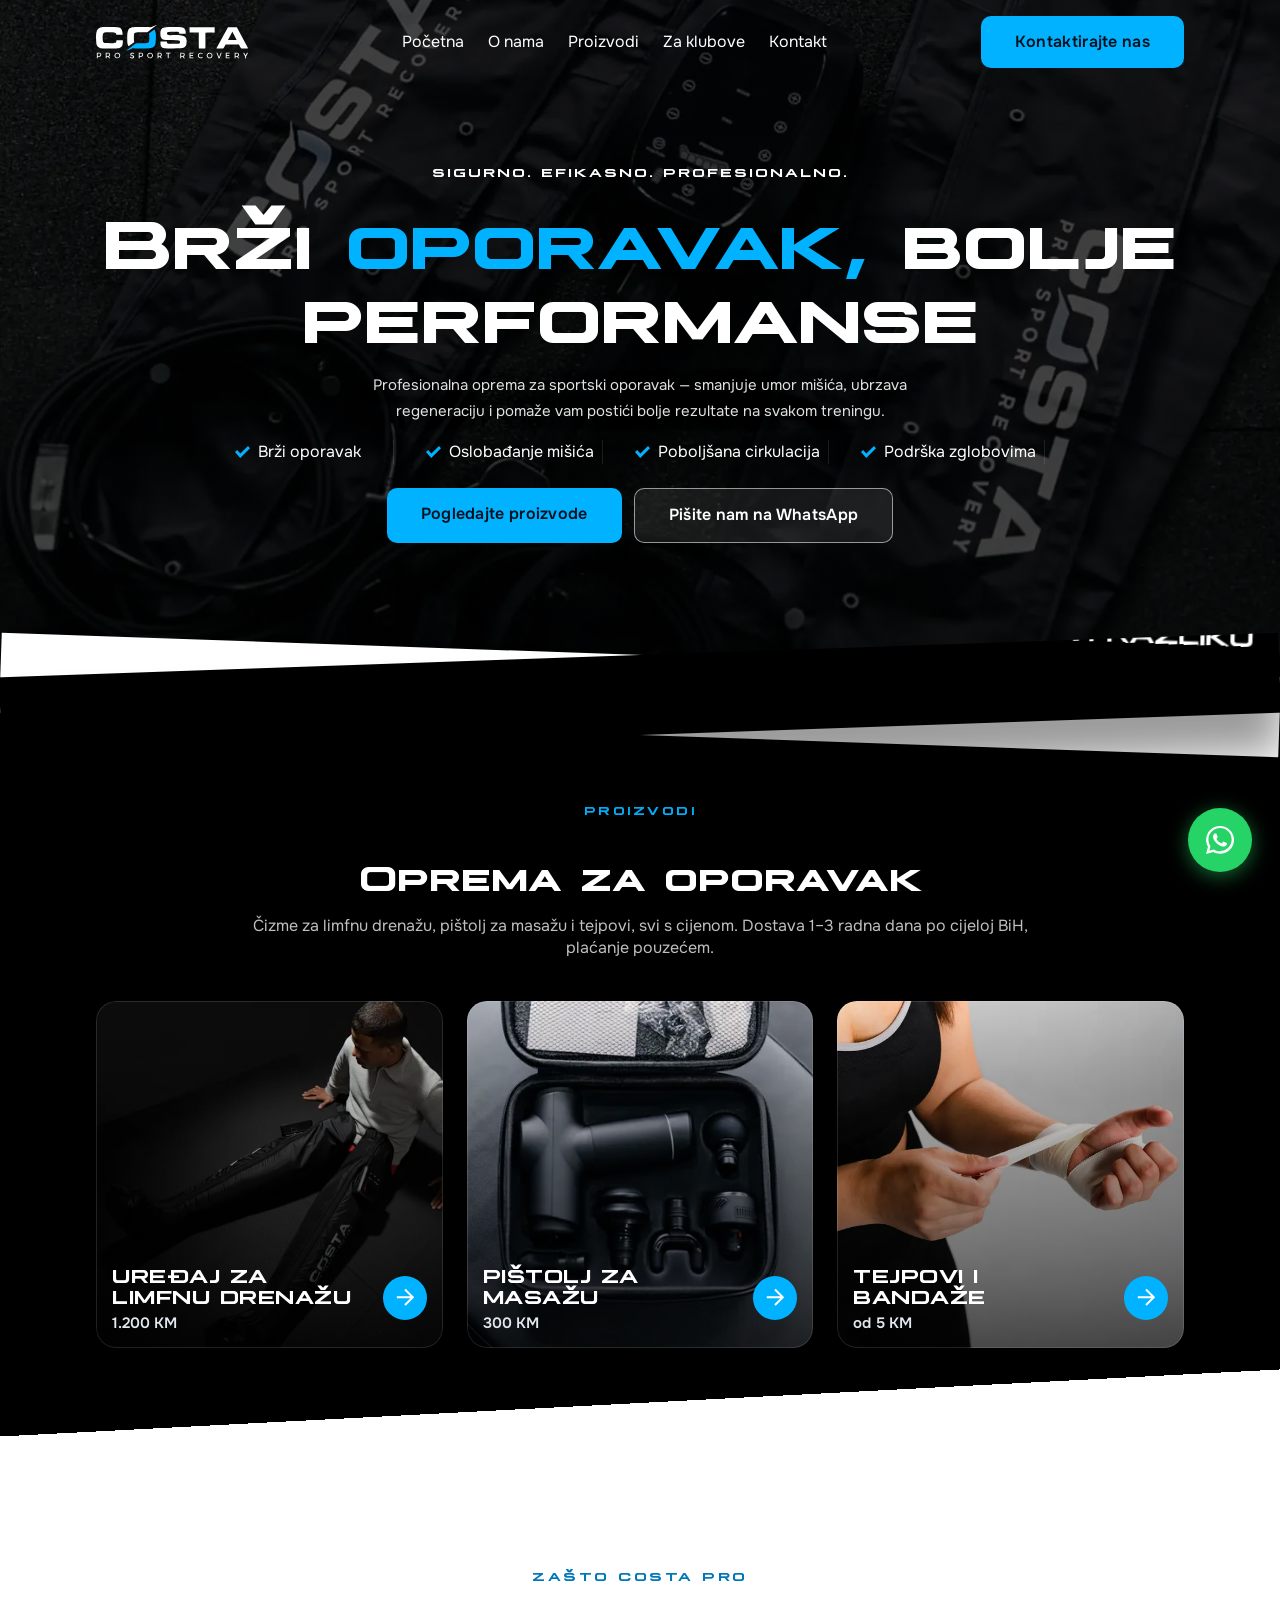
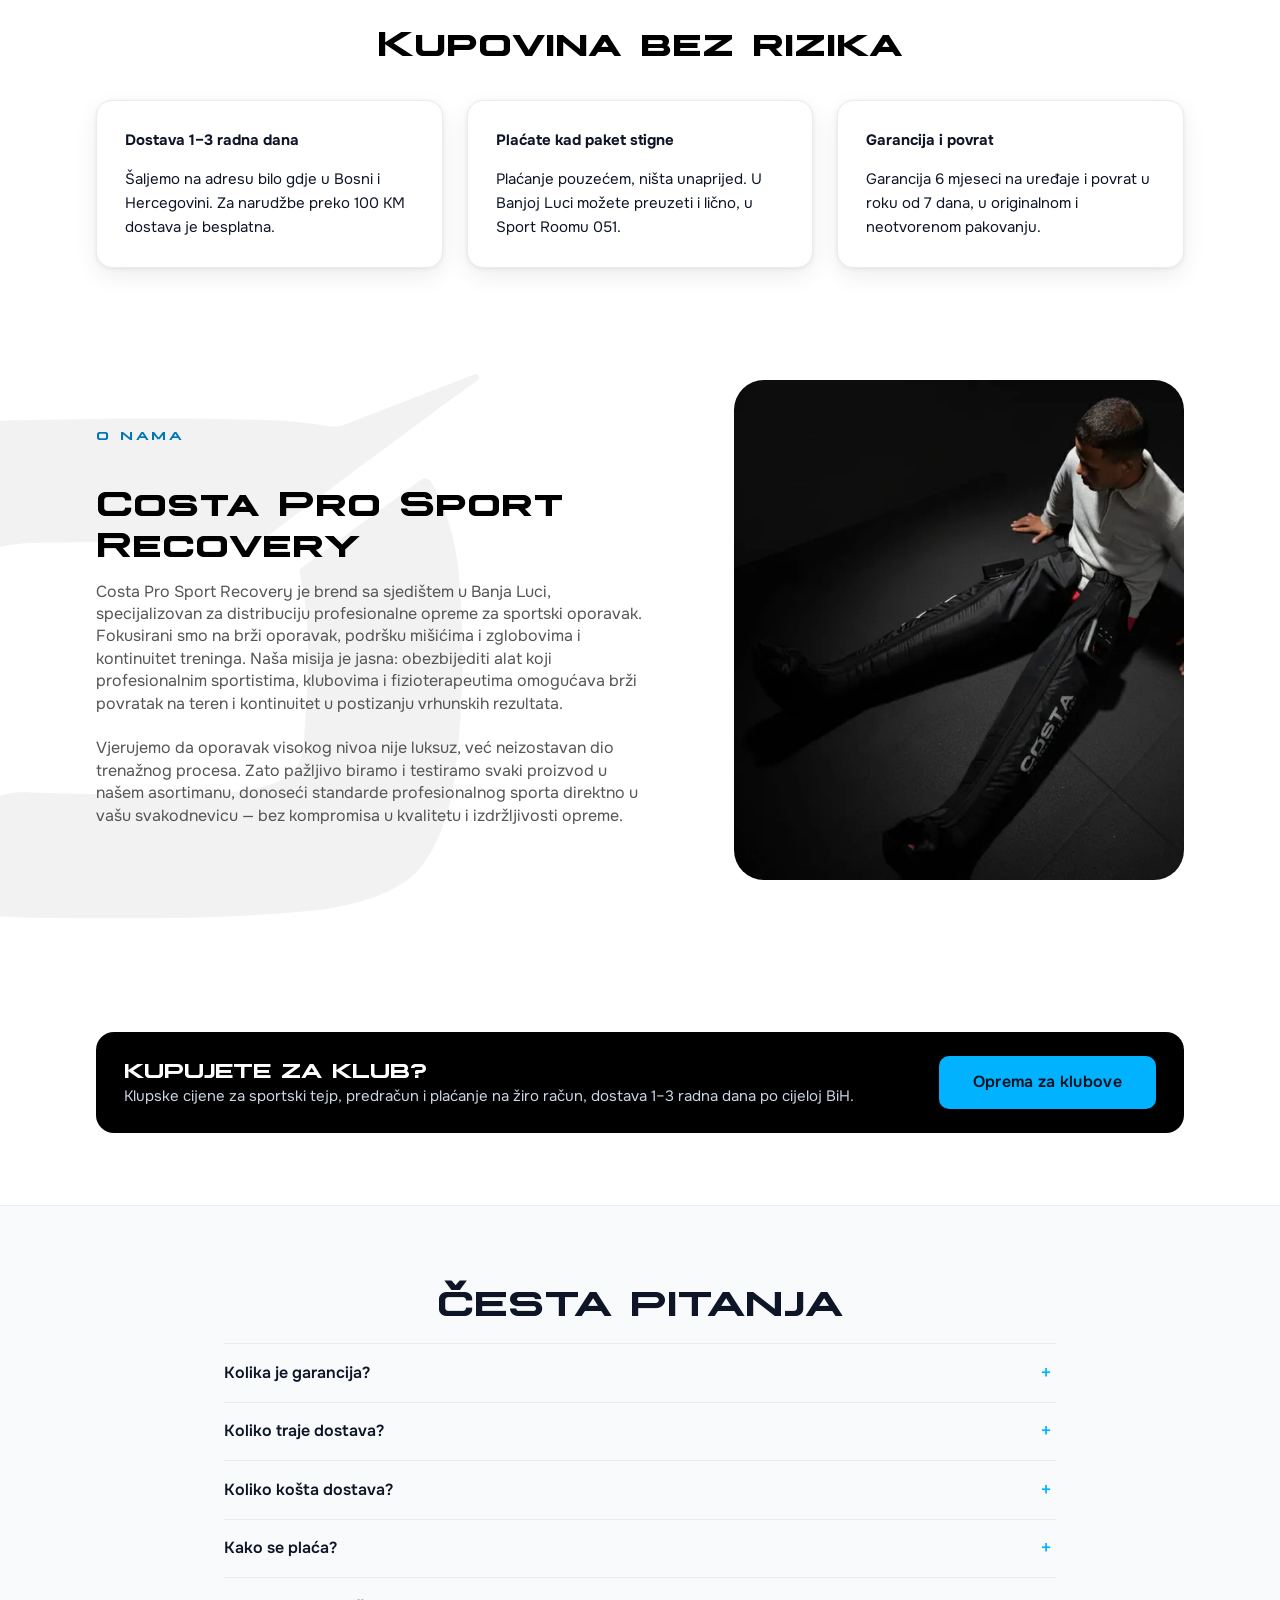
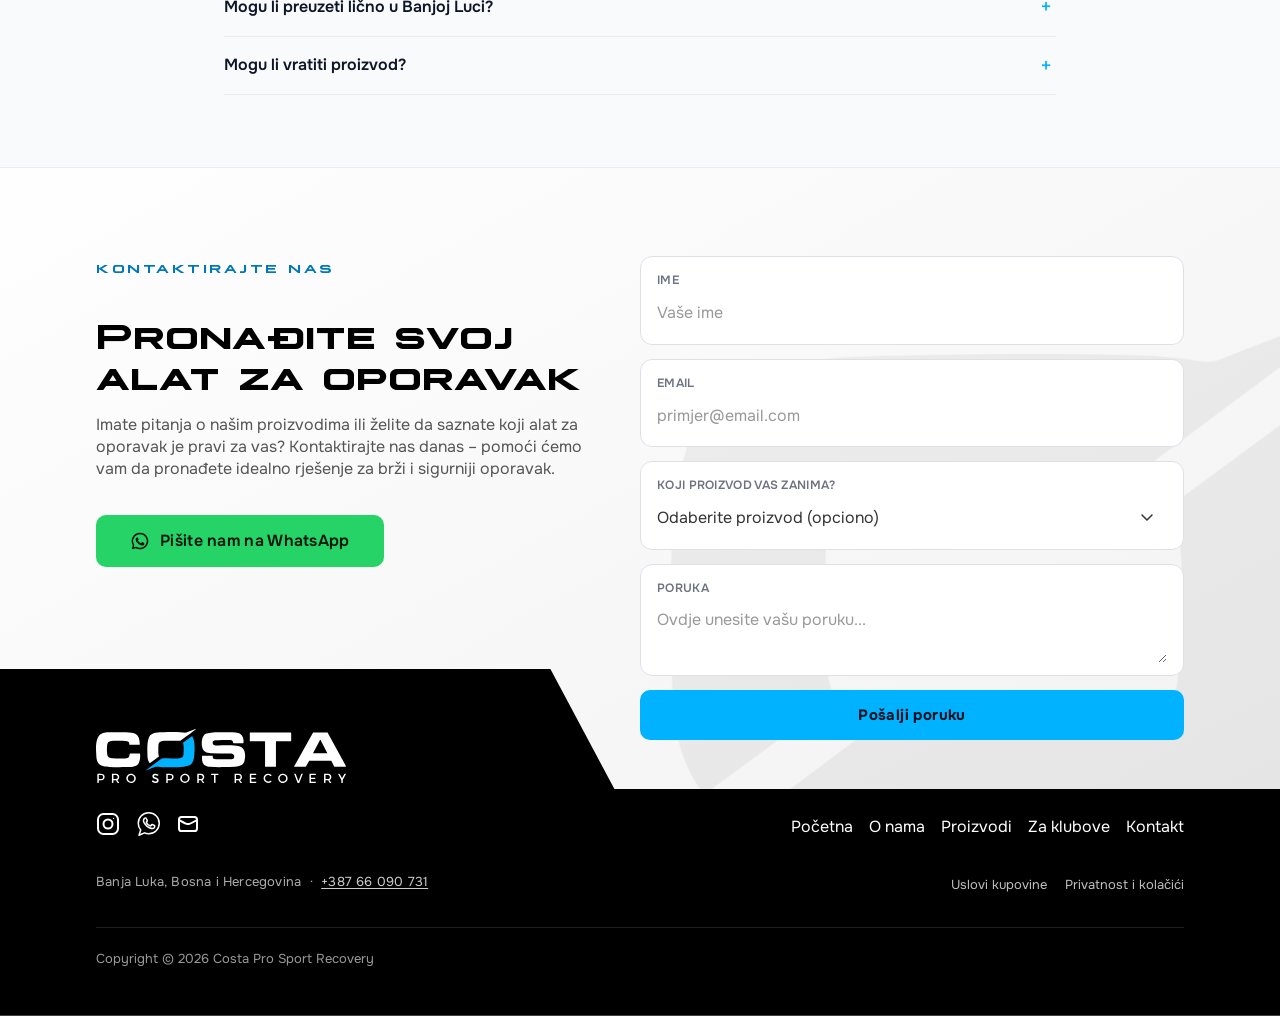
<file: costa-website/index.html>
<!DOCTYPE html><!-- This site was created in Webflow. https://webflow.com --><!-- Last Published: Sun Feb 15 2026 12:55:45 GMT+0000 (Coordinated Universal Time) --><html lang="bs" data-wf-domain="costa-78e3b6.webflow.io" data-wf-page="690329424cb99883a5636047" data-wf-site="690329414cb99883a5636027" data-wf-status="1"><head>
    <!-- Google Tag Manager -->
    <script>(function(w,d,s,l,i){w[l]=w[l]||[];w[l].push({'gtm.start':
    new Date().getTime(),event:'gtm.js'});var f=d.getElementsByTagName(s)[0],
    j=d.createElement(s),dl=l!='dataLayer'?'&l='+l:'';j.async=true;j.src=
    'https://www.googletagmanager.com/gtm.js?id='+i+dl;f.parentNode.insertBefore(j,f);
    })(window,document,'script','dataLayer','GTM-5XQ25KWZ');</script>
    <!-- End Google Tag Manager -->
    <meta charset="utf-8">
    <title>Costa Pro – sportski tejp i oprema za oporavak | Banja Luka, BiH</title>
    <meta content="Sportski tejp, kineziološka traka, pištolj za masažu i čizme za limfnu drenažu, s cijenama. Dostava 1–3 radna dana po cijeloj BiH, plaćanje pouzećem, preuzimanje u Banjoj Luci." name="description">
    <meta content="Costa Pro – sportski tejp i oprema za oporavak | Banja Luka, BiH" property="og:title">
    <meta content="Sportski tejp, kineziološka traka, pištolj za masažu i čizme za limfnu drenažu, s cijenama. Dostava 1–3 radna dana po cijeloj BiH, plaćanje pouzećem, preuzimanje u Banjoj Luci." property="og:description">
    <meta content="Costa Pro – sportski tejp i oprema za oporavak | Banja Luka, BiH" property="twitter:title">
    <meta content="Sportski tejp, kineziološka traka, pištolj za masažu i čizme za limfnu drenažu, s cijenama. Dostava 1–3 radna dana po cijeloj BiH, plaćanje pouzećem, preuzimanje u Banjoj Luci." property="twitter:description">
    <meta property="og:type" content="website">
    <meta content="summary_large_image" name="twitter:card">
    <meta property="og:image" content="https://costapro.ba/images/proizvodi/proizvodi%20limfna.jpeg">
    <meta name="twitter:image" content="https://costapro.ba/images/proizvodi/proizvodi%20limfna.jpeg">
    <meta content="width=device-width, initial-scale=1" name="viewport">
    <meta content="Webflow" name="generator">
    <link rel="canonical" href="https://costapro.ba/">
    <meta property="og:url" content="https://costapro.ba/">
    
    <link href="images/6991c1edc191689aac468a08_cost%20aico.png" rel="shortcut icon" type="image/x-icon">
    <link href="images/6991c24762b93aa58e448d6c_costa%20webclip.png" rel="apple-touch-icon">
    <link rel="preload" href="fonts/plateia-bold.woff2" as="font" type="font/woff2" crossorigin>
    <link rel="preload" href="fonts/onest-variable.woff2" as="font" type="font/woff2" crossorigin>
    <link rel="stylesheet" href="css/style.css?v=20261008b">
    <link rel="stylesheet" href="css/costa-pages.css?v=20261008b">
    <script type="application/ld+json">
{
  "@context": "https://schema.org",
  "@graph": [
    {
      "@type": "SportingGoodsStore",
      "@id": "https://costapro.ba/#business",
      "name": "Costa Pro Sport Recovery",
      "alternateName": [
        "Costa Pro",
        "Costa Pro BiH"
      ],
      "description": "Oprema za oporavak sportista u BiH: sportski tejp, kineziološka traka, bandaže, pištolj za masažu i čizme za limfnu drenažu. Dostava po cijeloj BiH, plaćanje pouzećem, lično preuzimanje u Banjoj Luci.",
      "url": "https://costapro.ba/",
      "logo": "https://costapro.ba/images/69032d27c19b1f66c879b356_costa%20logo.svg",
      "image": "https://costapro.ba/images/proizvodi/proizvodi%20limfna.jpeg",
      "telephone": "+387 66 090 731",
      "email": "info@costapro.ba",
      "address": {
        "@type": "PostalAddress",
        "addressLocality": "Banja Luka",
        "addressCountry": "BA"
      },
      "areaServed": {
        "@type": "Country",
        "name": "Bosna i Hercegovina"
      },
      "priceRange": "5–1200 KM",
      "currenciesAccepted": "BAM",
      "paymentAccepted": "Gotovina pouzećem, uplata na žiro račun po predračunu",
      "sameAs": [
        "https://www.instagram.com/costa_prosportrecovery/"
      ],
      "contactPoint": {
        "@type": "ContactPoint",
        "contactType": "customer service",
        "telephone": "+387 66 090 731",
        "availableLanguage": "bs"
      }
    },
    {
      "@type": "WebSite",
      "@id": "https://costapro.ba/#website",
      "name": "Costa Pro Sport Recovery",
      "alternateName": "Costa Pro",
      "url": "https://costapro.ba/",
      "inLanguage": "bs",
      "publisher": {
        "@id": "https://costapro.ba/#business"
      }
    }
  ]
}
    </script>
    <script type="text/javascript">
    (function(c,l,a,r,i,t,y){
        c[a]=c[a]||function(){(c[a].q=c[a].q||[]).push(arguments)};
        t=l.createElement(r);t.async=1;t.src="https://www.clarity.ms/tag/"+i;
        y=l.getElementsByTagName(r)[0];y.parentNode.insertBefore(t,y);
    })(window, document, "clarity", "script", "vp40ejj4ta");
</script>
    <!-- Meta Pixel: HARDCODED here, not in GTM. If this is ever moved into GTM (GTM-5XQ25KWZ), delete this block first or PageViews will be counted twice.
         Keep fbq.disablePushState = true; before fbq('init'): without it the product filter's URL change (?filter=...) fires an extra PageView on every click. -->
    <!-- Meta Pixel Code -->
    <script>
    !function(f,b,e,v,n,t,s)
    {if(f.fbq)return;n=f.fbq=function(){n.callMethod?
    n.callMethod.apply(n,arguments):n.queue.push(arguments)};
    if(!f._fbq)f._fbq=n;n.push=n;n.loaded=!0;n.version='2.0';
    n.queue=[];t=b.createElement(e);t.async=!0;
    t.src=v;s=b.getElementsByTagName(e)[0];
    s.parentNode.insertBefore(t,s)}(window, document,'script',
    'https://connect.facebook.net/en_US/fbevents.js');
    fbq.disablePushState = true;
    fbq('init', '1083569227592346');
    fbq('track', 'PageView');
    </script>
    <noscript><img height="1" width="1" style="display:none"
    src="https://www.facebook.com/tr?id=1083569227592346&ev=PageView&noscript=1"
    /></noscript>
    <!-- End Meta Pixel Code -->
    <!-- Google Analytics 4: HARDCODED here, not in GTM. If this is ever moved into GTM (GTM-5XQ25KWZ), delete this block first or PageViews will be counted twice. -->
    <script async src="https://www.googletagmanager.com/gtag/js?id=G-Q9NFE45MBG"></script>
    <script>
      window.dataLayer = window.dataLayer || [];
      function gtag(){dataLayer.push(arguments);}
      gtag('js', new Date());
      gtag('config', 'G-Q9NFE45MBG');
    </script>
    <!-- End Google Analytics 4 -->
    <script type="application/ld+json">
{
  "@context": "https://schema.org",
  "@type": "FAQPage",
  "mainEntity": [
    {
      "@type": "Question",
      "name": "Kolika je garancija?",
      "acceptedAnswer": {
        "@type": "Answer",
        "text": "Garancija je 6 mjeseci od datuma kupovine. Ako nešto nije u redu s uređajem, javite nam se: pregledamo reklamaciju i dogovorimo dalje."
      }
    },
    {
      "@type": "Question",
      "name": "Koliko traje dostava?",
      "acceptedAnswer": {
        "@type": "Answer",
        "text": "Kurirska dostava traje 1–3 radna dana, na adresu bilo gdje u Bosni i Hercegovini."
      }
    },
    {
      "@type": "Question",
      "name": "Koliko košta dostava?",
      "acceptedAnswer": {
        "@type": "Answer",
        "text": "Za narudžbe preko 100 KM dostava je besplatna. Za manje narudžbe cijenu dostave potvrđujemo u poruci prije slanja."
      }
    },
    {
      "@type": "Question",
      "name": "Kako se plaća?",
      "acceptedAnswer": {
        "@type": "Answer",
        "text": "Plaćate pouzećem, gotovinom kuriru kada paket stigne. Plaćanje karticom trenutno nije moguće. Firme i klubovi mogu platiti na žiro račun po predračunu."
      }
    },
    {
      "@type": "Question",
      "name": "Mogu li preuzeti lično u Banjoj Luci?",
      "acceptedAnswer": {
        "@type": "Answer",
        "text": "Da. Lično preuzimanje je u Sport Roomu 051 (iznad pekare 5+), uz prethodni dogovor. Tada nema troška dostave, plaća se gotovinom i dobijate fiskalni račun."
      }
    },
    {
      "@type": "Question",
      "name": "Mogu li vratiti proizvod?",
      "acceptedAnswer": {
        "@type": "Answer",
        "text": "Povrat je moguć u roku od 7 dana, u originalnom i neotvorenom pakovanju. Javite nam se na WhatsApp i dogovorićemo povrat."
      }
    }
  ]
}
    </script>
  </head>
  <body class="body">
    <!-- Google Tag Manager (noscript) -->
    <noscript><iframe src="https://www.googletagmanager.com/ns.html?id=GTM-5XQ25KWZ"
    height="0" width="0" style="display:none;visibility:hidden"></iframe></noscript>
    <!-- End Google Tag Manager (noscript) -->
    <div class="page-wrapper">
      <div class="navbar">
        <div class="navbar-padding">
          <div class="container-large">
            <div class="navbar_content"><a href="index.html" aria-current="page" class="brand w-inline-block w--current"><img src="images/69032d27c19b1f66c879b356_costa%20logo.svg" loading="lazy" alt="Costa pro sport recovery"></a>
              <div class="nav_list" id="cp-nav">
                <div class="nav-links">
                  <a href="index.html" aria-current="page" class="nav_link w--current">Početna</a><a href="#about" class="nav_link">O nama</a><a href="proizvodi.html" class="nav_link">Proizvodi</a><a href="za-klubove.html" class="nav_link">Za klubove</a><a href="#contact" class="nav_link">Kontakt</a></div><a href="https://wa.me/38766090731?text=Zdravo!%20Zanima%20me%20vi%C5%A1e%20o%20va%C5%A1im%20proizvodima." class="button w-button" target="_blank" rel="noopener">Kontaktirajte nas</a>
              </div>
              <button type="button" class="cp-burger" aria-label="Otvori meni" aria-expanded="false" aria-controls="cp-nav"><span></span><span></span><span></span></button>
            </div>
          </div>
        </div>
      </div>
      <div class="main-wrapper">
        <div class="section_hero">
          <div class="hero_padding">
            <div class="container-large">
              <div class="hero_content">
                <div class="hero_short-text"><strong class="bold-text">Sigurno. Efikasno. Profesionalno.</strong></div>
                <h1 class="hero_heading">Brži <span class="highlight-text">oporavak,</span> bolje performanse</h1>
                <p class="hero-description">Profesionalna oprema za sportski oporavak — smanjuje umor mišića, ubrzava regeneraciju i pomaže vam postići bolje rezultate na svakom treningu.</p>
                <div class="hero-tags_list">
                  <div class="hero-tag"><img src="images/69034042e0db154fa224d536_check%20icon.svg" loading="lazy" alt="" class="check-icon">
                    <div>Brži oporavak</div>
                  </div>
                  <img  style="width: 1px; height: 1.5rem" src="images/vertical-divider.png" alt="">
                  <div class="hero-tag"><img src="images/69034042e0db154fa224d536_check%20icon.svg" loading="lazy" alt="" class="check-icon">
                    <div>Oslobađanje mišića</div><img  style="width: 1px; height: 1.5rem" src="images/vertical-divider.png" alt="">
                  </div>
                  <div class="hero-tag"><img src="images/69034042e0db154fa224d536_check%20icon.svg" loading="lazy" alt="" class="check-icon">
                    <div>Poboljšana cirkulacija</div><img  style="width: 1px; height: 1.5rem" src="images/vertical-divider.png" alt="">
                  </div>
                  <div class="hero-tag"><img src="images/69034042e0db154fa224d536_check%20icon.svg" loading="lazy" alt="" class="check-icon">
                    <div>Podrška zglobovima</div><img  style="width: 1px; height: 1.5rem" src="images/vertical-divider.png" alt="">
                  </div>
                </div><div class="cp-hero-ctas"><a href="proizvodi.html" class="button w-button">Pogledajte proizvode</a><a href="https://wa.me/38766090731?text=Zdravo!%20Zanima%20me%20vi%C5%A1e%20o%20va%C5%A1im%20proizvodima." class="button w-button cp-btn-ghost" target="_blank" rel="noopener" data-location="naslov">Pišite nam na WhatsApp</a></div>
              </div>
            </div>
          </div>
        </div>
        <div class="section_marqee">
          <div class="marqee_padding">
            <div class="marqee_container">
              <div class="marqee_content">
                <div class="marquee-horizontal">
                  <div class="marquee-horizontal-alt-css w-embed">
                    <style>
                      .track-horizontal-alt {
                        position: absolute;
                        white-space: nowrap;
                        will-change: transform;
                        animation: marquee-horizontal-alt 40s linear infinite;
                        transform: rotate(-4deg);
                        /* manipulate the speed of the marquee by changing "40s" line above*/
                      }

                      @keyframes marquee-horizontal-alt {
                        from {
                          transform: translateX(-50%);
                        }

                        to {
                          transform: translateX(0%);
                        }
                      }
                    </style>
                  </div>
                  <div class="track-horizontal-alt">
                    <div class="marquee-text">Oprema koja pravi razliku</div><img src="images/69034e7e231d535beb004f73_Ellipse%204.svg" loading="lazy" alt="" class="marqee-icon">
                    <div class="marquee-text">Oprema koja pravi razliku</div><img src="images/69034e7e231d535beb004f73_Ellipse%204.svg" loading="lazy" alt="" class="marqee-icon">
                    <div class="marquee-text">Oprema koja pravi razliku</div><img src="images/69034e7e231d535beb004f73_Ellipse%204.svg" loading="lazy" alt="" class="marqee-icon">
                    <div class="marquee-text">Oprema koja pravi razliku</div><img src="images/69034e7e231d535beb004f73_Ellipse%204.svg" loading="lazy" alt="" class="marqee-icon">
                    <div class="marquee-text">Oprema koja pravi razliku</div><img src="images/69034e7e231d535beb004f73_Ellipse%204.svg" loading="lazy" alt="" class="marqee-icon">
                    <div class="marquee-text">Oprema koja pravi razliku</div>
                  </div>
                </div>
                <div class="marquee-horizontal black">
                  <div class="marquee-horizontal-css w-embed">
                    <style>
                      .track-horizontal {
                        position: absolute;
                        white-space: nowrap;
                        will-change: transform;
                        animation: marquee-horizontal 40s linear infinite;
                        transform: rotate(4deg);
                        /*  manipulate the speed of the marquee by changing "40s" line above*/
                      }

                      @keyframes marquee-horizontal {
                        from {
                          transform: translateX(0);
                        }

                        to {
                          transform: translateX(-50%);
                        }
                      }
                    </style>
                  </div>
                  <div class="track-horizontal">
                    <div class="marquee-text">Oprema koja pravi razliku</div><img src="images/69034e7e231d535beb004f73_Ellipse%204.svg" loading="lazy" alt="" class="marqee-icon">
                    <div class="marquee-text">Oprema koja pravi razliku</div><img src="images/69034e7e231d535beb004f73_Ellipse%204.svg" loading="lazy" alt="" class="marqee-icon">
                    <div class="marquee-text">Oprema koja pravi razliku</div><img src="images/69034e7e231d535beb004f73_Ellipse%204.svg" loading="lazy" alt="" class="marqee-icon">
                    <div class="marquee-text">Oprema koja pravi razliku</div><img src="images/69034e7e231d535beb004f73_Ellipse%204.svg" loading="lazy" alt="" class="marqee-icon">
                    <div class="marquee-text">Oprema koja pravi razliku</div><img src="images/69034e7e231d535beb004f73_Ellipse%204.svg" loading="lazy" alt="" class="marqee-icon">
                  </div>
                </div>
              </div>
            </div>
          </div>
        </div>
        <div class="section_products">
          <div class="padding-global">
            <div class="container-large">
              <div class="products_content">
                <div class="products_text">
                  <div class="section-tag highlight-text">Proizvodi</div>
                  <h2 class="heading-9">Oprema za oporavak</h2>
                  <p class="text-color-lightgray">Čizme za limfnu drenažu, pištolj za masažu i tejpovi, svi s cijenom. Dostava 1–3 radna dana po cijeloj BiH, plaćanje pouzećem.</p>
                </div>
                <div class="products_wrap">
                  <div class="product_card bg-1">
                    <div class="card_content">
                      <h3 class="card_title">Uređaj za limfnu drenažu<span class="cp-card-price">1.200 KM</span></h3><a href="limfna-drenaza-4-komore.html" class="product-card_button w-inline-block" aria-label="Uređaj za limfnu drenažu: detalji"><img src="images/690648bba826654de5b0fceb_arrow_outward_24dp_FFFFFF_FILL0_wght400_GRAD0_opsz24.svg" loading="lazy" alt="" class="card_icon"></a>
                    </div>
                  </div>
                  <div class="product_card bg-2">
                    <div class="card_content">
                      <h3 class="card_title">Pištolj za masažu<span class="cp-card-price">300 KM</span></h3><a href="pistolj-za-masazu.html" class="product-card_button w-inline-block" aria-label="Pištolj za masažu: detalji"><img src="images/690648bba826654de5b0fceb_arrow_outward_24dp_FFFFFF_FILL0_wght400_GRAD0_opsz24.svg" loading="lazy" alt="" class="card_icon"></a>
                    </div>
                  </div>
                  <div class="product_card bg-4">
                    <div class="card_content">
                      <h3 class="card_title">Tejpovi i bandaže<span class="cp-card-price">od 5 KM</span></h3><a href="tejpovi.html" class="product-card_button w-inline-block" aria-label="Tejpovi i bandaže: detalji"><img src="images/690648bba826654de5b0fceb_arrow_outward_24dp_FFFFFF_FILL0_wght400_GRAD0_opsz24.svg" loading="lazy" alt="" class="card_icon"></a>
                    </div>
                  </div>
                </div>
              </div>
            </div>
          </div>
        </div>
        <div class="section_testimonials">
          <div class="padding-global">
            <div class="container-large">
              <div class="testimonials_head">
                <div class="section-tag highlight-text">Zašto Costa Pro</div>
                <h2 class="heading-9 text-color-black">Kupovina bez rizika</h2>
              </div>
              <div class="testimonials_wrap">
                <div class="testimonial_card">
                  <div class="testimonial_author"><strong>Dostava 1–3 radna dana</strong></div>
                  <p class="testimonial_text">Šaljemo na adresu bilo gdje u Bosni i Hercegovini. Za narudžbe preko 100 KM dostava je besplatna.</p>
                </div>
                <div class="testimonial_card">
                  <div class="testimonial_author"><strong>Plaćate kad paket stigne</strong></div>
                  <p class="testimonial_text">Plaćanje pouzećem, ništa unaprijed. U Banjoj Luci možete preuzeti i lično, u Sport Roomu 051.</p>
                </div>
                <div class="testimonial_card">
                  <div class="testimonial_author"><strong>Garancija i povrat</strong></div>
                  <p class="testimonial_text">Garancija 6&nbsp;mjeseci na uređaje i povrat u roku od 7 dana, u originalnom i neotvorenom pakovanju.</p>
                </div>
              </div>
            </div>
          </div>
        </div>
        <section id="about" class="section_about">
          <div class="padding_about">
            <div class="container-large">
              <div class="about_content">
                <div class="about_text">
                  <div class="section-tag highlight-text">O nama</div>
                  <h2 class="heading-8">Costa Pro Sport Recovery</h2>
                  <p class="text-color-gray">Costa Pro Sport Recovery je brend sa sjedištem u Banja Luci, specijalizovan za distribuciju profesionalne opreme za sportski oporavak. Fokusirani smo na brži oporavak, podršku mišićima i zglobovima i kontinuitet treninga. Naša misija je jasna: obezbijediti alat koji profesionalnim sportistima, klubovima i fizioterapeutima omogućava brži povratak na teren i kontinuitet u postizanju vrhunskih rezultata. <br><br>Vjerujemo da oporavak visokog nivoa nije luksuz, već neizostavan dio trenažnog procesa. Zato pažljivo biramo i testiramo svaki proizvod u našem asortimanu, donoseći standarde profesionalnog sporta direktno u vašu svakodnevicu — bez kompromisa u kvalitetu i izdržljivosti opreme.</p>
                </div>
                <div class="about_image-wrap"><img src="images/opt/cizme-u-upotrebi-o-nama.webp" loading="lazy" width="676" height="750" alt="Sportista na podu u Costa čizmama za limfnu drenažu" class="about_image">
                </div>
              </div>
            </div>
          </div>
        </section>
        <section class="cp-section">
          <div class="cp-container">
            <div class="cp-banner" style="margin-top:0">
              <div><h2>Kupujete za klub?</h2><p>Klupske cijene za sportski tejp, predračun i plaćanje na žiro račun, dostava 1–3 radna dana po cijeloj BiH.</p></div>
              <a href="za-klubove.html" class="button w-button">Oprema za klubove</a>
            </div>
          </div>
        </section>
        <section class="cp-section is-soft cp-home-faq">
          <div class="cp-container">
            <h2 class="cp-h2">Česta pitanja</h2>
            <div class="cp-faq"><details><summary>Kolika je garancija?</summary><p>Garancija je 6&nbsp;mjeseci od datuma kupovine. Ako nešto nije u redu s uređajem, javite nam se: pregledamo reklamaciju i dogovorimo dalje.</p></details><details><summary>Koliko traje dostava?</summary><p>Kurirska dostava traje 1–3 radna dana, na adresu bilo gdje u Bosni i Hercegovini.</p></details><details><summary>Koliko košta dostava?</summary><p>Za narudžbe preko 100 KM dostava je besplatna. Za manje narudžbe cijenu dostave potvrđujemo u poruci prije slanja.</p></details><details><summary>Kako se plaća?</summary><p>Plaćate pouzećem, gotovinom kuriru kada paket stigne. Plaćanje karticom trenutno nije moguće. Firme i klubovi mogu platiti na žiro račun po predračunu.</p></details><details><summary>Mogu li preuzeti lično u Banjoj Luci?</summary><p>Da. Lično preuzimanje je u Sport Roomu 051 (iznad pekare 5+), uz prethodni dogovor. Tada nema troška dostave, plaća se gotovinom i dobijate fiskalni račun.</p></details><details><summary>Mogu li vratiti proizvod?</summary><p>Povrat je moguć u roku od 7 dana, u originalnom i neotvorenom pakovanju. Javite nam se na WhatsApp i dogovorićemo povrat.</p></details></div>
          </div>
        </section>
        <section id="contact" class="section_contact">
          <div class="padding-global">
            <div class="container-large">
              <div class="contact_content text-color-black">
                <div class="contact_text">
                  <div class="section-tag highlight-text">Kontaktirajte nas</div>
                  <h2 class="heading-10">Pronađite svoj alat za oporavak</h2>
                  <p class="text-color-gray">Imate pitanja o našim proizvodima ili želite da saznate koji alat za oporavak je pravi za vas? Kontaktirajte nas danas – pomoći ćemo vam da pronađete idealno rješenje za brži i sigurniji oporavak.</p>
                  <a href="https://wa.me/38766090731?text=Zdravo!%20Zanima%20me%20vi%C5%A1e%20o%20va%C5%A1im%20proizvodima." class="button w-button cp-contact-wa" target="_blank" rel="noopener" data-location="kontakt"><svg viewBox="0 0 24 24" fill="#04140a" aria-hidden="true"><path d="M12 2a10 10 0 0 0-8.6 15.1L2 22l5-1.3A10 10 0 1 0 12 2zm0 18.2c-1.5 0-3-.4-4.3-1.2l-.3-.2-3 .8.8-2.9-.2-.3A8.2 8.2 0 1 1 12 20.2zm4.5-6.1c-.2-.1-1.5-.7-1.7-.8-.2-.1-.4-.1-.6.1l-.8 1c-.1.2-.3.2-.5.1a6.7 6.7 0 0 1-3.3-2.9c-.2-.4.2-.4.7-1.3.1-.2 0-.3 0-.4l-.8-1.8c-.2-.5-.4-.4-.6-.4h-.5a1 1 0 0 0-.7.3 3 3 0 0 0-.9 2.2c0 1.3.9 2.5 1 2.7.1.2 1.8 2.8 4.4 3.9 1.6.7 2.3.8 3.1.6.5-.1 1.5-.6 1.7-1.2.2-.6.2-1.1.2-1.2-.1-.1-.3-.2-.5-.3z"/></svg>Pišite nam na WhatsApp</a>
                </div>
                <div class="contact_form">
                  <div class="w-form">
                    <form   action="https://formspree.io/f/xpqjybyr"
                      method="POST" id="email-form" name="email-form" >
                      <div class="formgroup"><label for="name" class="label">Ime</label><input class="input-field w-input" maxlength="256" name="name" data-name="Name" placeholder="Vaše ime" type="text" id="name" required=""></div>
                      <div class="formgroup"><label for="email" class="label">Email</label><input class="input-field w-input" maxlength="256" name="email" data-name="Email" placeholder="primjer@email.com" type="email" id="email" required=""></div>
                      <div class="formgroup"><label for="product-interest" class="label">Koji proizvod vas zanima?</label><select name="product" id="product-interest" class="input-field w-input"><option value="">Odaberite proizvod (opciono)</option><option value="Sportski tejp">Sportski tejp</option><option value="Sportski tejp 13,7m">Sportski tejp 13,7 m</option><option value="Samoljepljiva bandaža">Samoljepljiva elastična bandaža</option><option value="Podbandažna spužvica">Podbandažna spužvica</option><option value="Kineziološka traka">Kineziološka traka</option><option value="Limfna drenaža (4 komore)">Limfna drenaža – 4 komore</option><option value="Pištolj za masažu">Pištolj za masažu</option><option value="Opšte pitanje">Opšte pitanje</option></select></div>
                      <div class="formgroup"><label for="field" class="label">Poruka</label><textarea placeholder="Ovdje unesite vašu poruku..." maxlength="5000" id="field" name="field" data-name="Field" class="textarea w-input"></textarea></div>
                      <button class="submit-button" type="submit">Pošalji poruku</button>
                    </form>
                    <div class="w-form-done">
                      <div>Hvala! Javit ćemo vam se uskoro.</div>
                    </div>
                    <div class="w-form-fail">
                      <div>Ups! Nešto je pošlo po krivu. Pokušajte ponovo.</div>
                    </div>
                  </div>
                </div>
              </div>
            </div>
          </div>
        </section>
      </div>
      <div class="footer">
        <div class="padding_footer">
          <div class="container-large">
            <div class="footer_content">
              <div class="footer_logo-wrap"><img src="images/69032d27c19b1f66c879b356_costa%20logo.svg" loading="lazy" alt="costa logo" class="image-2"></div>
              <div class="footer_links">
                <div class="social_links">
 <div class="icon_wrap"><a href="https://www.instagram.com/costa_prosportrecovery/" class="footer-icon_wrap w-inline-block" aria-label="Instagram" target="_blank" rel="noopener"><img src="images/icons/instagram.svg" loading="lazy" alt="instagram icon" class="footer_icon"></a></div>
                  <div class="icon_wrap"><a href="https://wa.me/38766090731" target="_blank" rel="noopener" class="footer-icon_wrap w-inline-block" aria-label="WhatsApp"><img src="images/icons/whatsapp.svg" loading="lazy" alt="whatsapp icon" class="footer_icon"></a></div>
                 <div class="icon_wrap"><a href="mailto:info@costapro.ba" class="footer-icon_wrap w-inline-block" aria-label="Email"><img src="images/icons/mail.svg" loading="lazy" alt="" class="footer_icon"></a></div>
                   </div>
                <ul role="list" class="footer_nav-links">
                  <li class="footer_link"><a href="/index.html" class="footer_a w-inline-block">
                      <div>Početna</div>
                    </a></li>
                  <li class="footer_link"><a href="/index.html#about" class="footer_a w-inline-block">
                      <div>O nama</div>
                    </a></li>
                  <li class="footer_link"><a href="proizvodi.html" class="footer_a w-inline-block">
                      <div>Proizvodi</div>
                    </a></li>
                  <li class="footer_link"><a href="za-klubove.html" class="footer_a w-inline-block">
                      <div>Za klubove</div>
                    </a></li>
                  <li class="footer_link"><a href="/index.html#contact" class="footer_a w-inline-block">
                      <div>Kontakt</div>
                    </a></li>
                </ul>
              </div>
              <div class="cp-footer-legal"><a href="uslovi-kupovine.html">Uslovi kupovine</a><a href="politika-privatnosti.html">Privatnost i kolačići</a></div>
              <div class="footer_info">Banja Luka, Bosna i Hercegovina &nbsp;·&nbsp; <a href="tel:+38766090731">+387 66 090 731</a></div>
              <div>Copyright © 2026 Costa Pro Sport Recovery</div>
            </div>
          </div>
        </div>
      </div>
    </div>
    
   
   
    <a href="https://wa.me/38766090731?text=Zdravo!%20Zanima%20me%20vi%C5%A1e%20o%20va%C5%A1im%20proizvodima." class="whatsapp-float" target="_blank" rel="noopener" aria-label="Kontaktirajte nas na WhatsApp">
      <svg xmlns="http://www.w3.org/2000/svg" viewBox="0 0 448 512"><path d="M380.9 97.1C339 55.1 283.2 32 223.9 32c-122.4 0-222 99.6-222 222 0 39.1 10.2 77.3 29.6 111L0 480l117.7-30.9c32.4 17.7 68.9 27 106.1 27h.1c122.3 0 224.1-99.6 224.1-222 0-59.3-25.2-115-67.1-157zm-157 341.6c-33.2 0-65.7-8.9-94-25.7l-6.7-4-69.8 18.3L72 353.4l-4.4-7c-18.5-29.4-28.2-63.3-28.2-98.2 0-101.7 82.8-184.5 184.6-184.5 49.3 0 95.6 19.2 130.4 54.1 34.8 34.9 56.2 81.2 56.1 130.5 0 101.8-84.9 184.6-186.6 184.6zm101.2-138.2c-5.5-2.8-32.8-16.2-37.9-18-5.1-1.9-8.8-2.8-12.5 2.8-3.7 5.6-14.3 18-17.6 21.8-3.2 3.7-6.5 4.2-12 1.4-32.6-16.3-54-29.1-75.5-66-5.7-9.8 5.7-9.1 16.3-30.3 1.8-3.7.9-6.9-.5-9.7-1.4-2.8-12.5-30.1-17.1-41.2-4.5-10.8-9.1-9.3-12.5-9.5-3.2-.2-6.9-.2-10.6-.2-3.7 0-9.7 1.4-14.8 6.9-5.1 5.6-19.4 19-19.4 46.3 0 27.3 19.9 53.7 22.6 57.4 2.8 3.7 39.1 59.7 94.8 83.8 35.2 15.2 49 16.5 66.6 13.9 10.7-1.6 32.8-13.4 37.4-26.4 4.6-13 4.6-24.1 3.2-26.4-1.3-2.5-5-3.9-10.5-6.6z"/></svg>
    </a>
    <script src="js/costa-pages.js?v=20261008b" defer></script>
    <script src="js/costa-tracking.js?v=20261008b" defer></script>
</body></html>
</file>
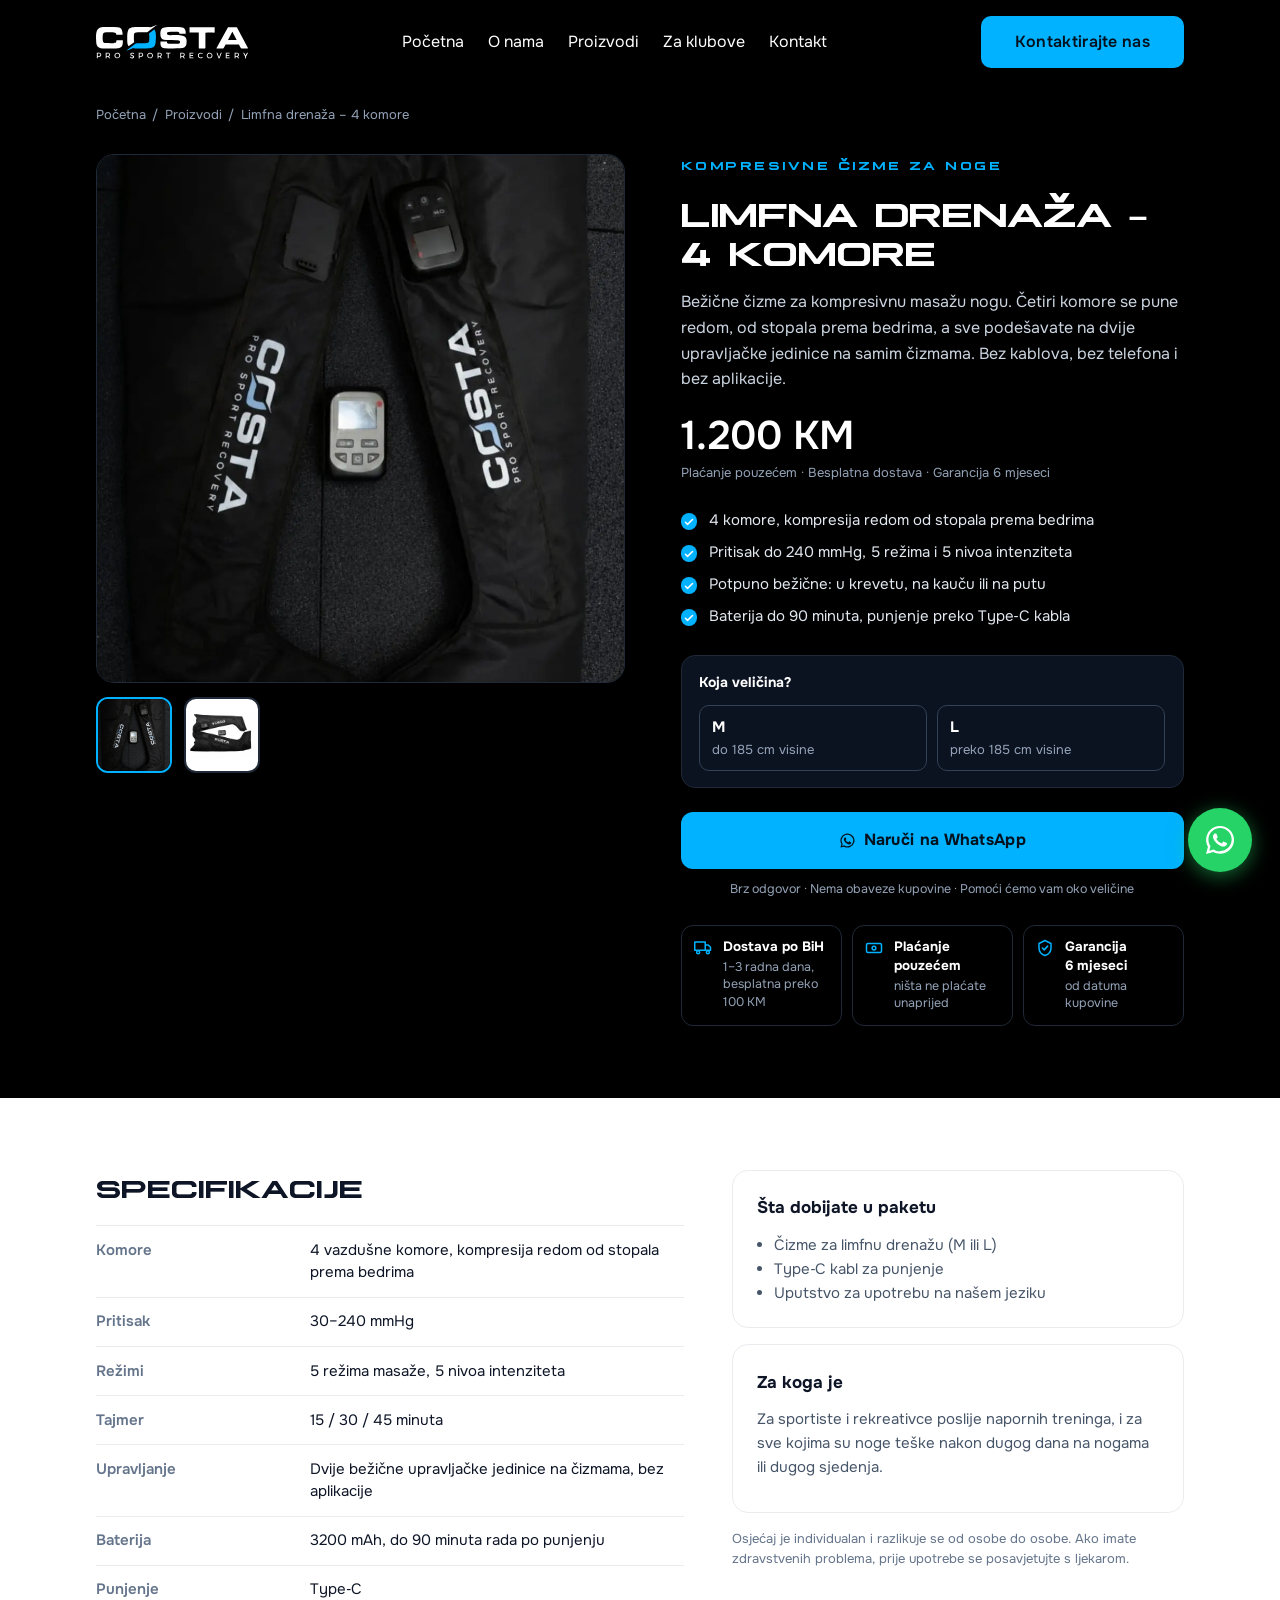
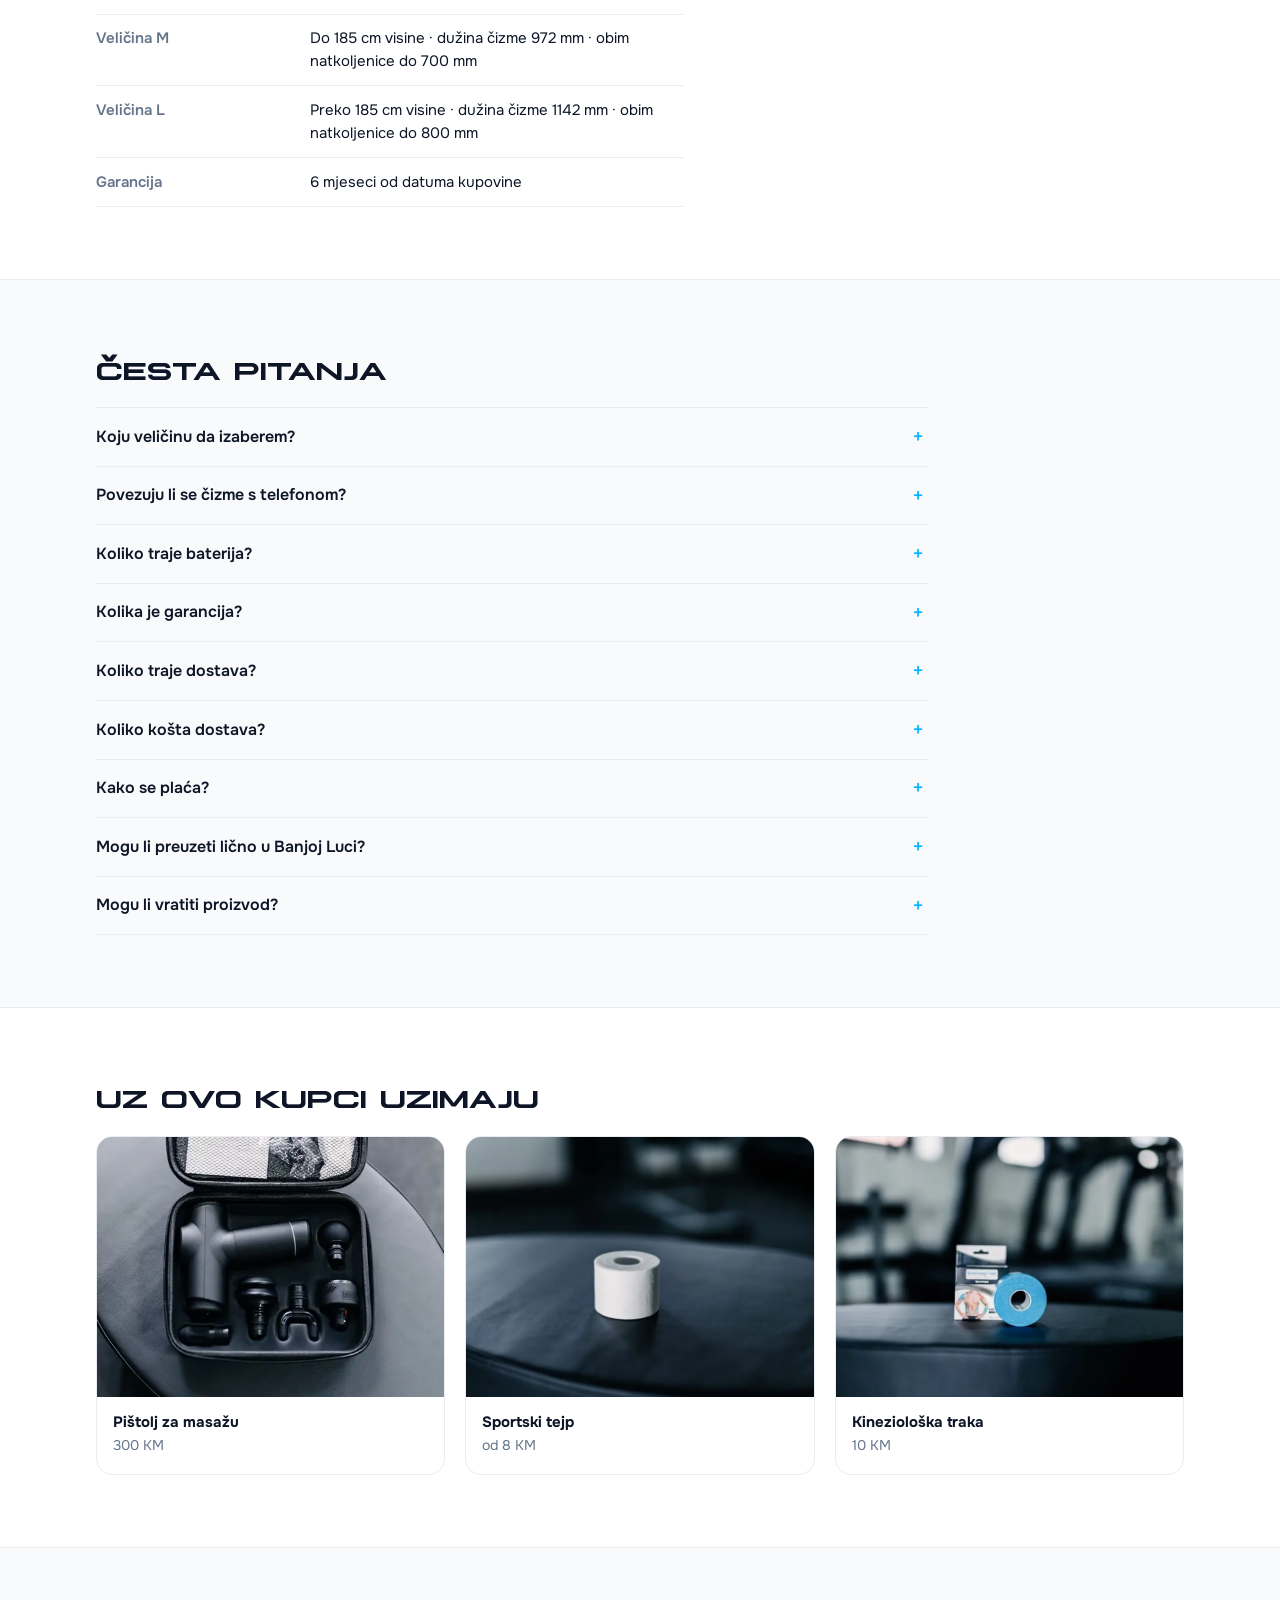
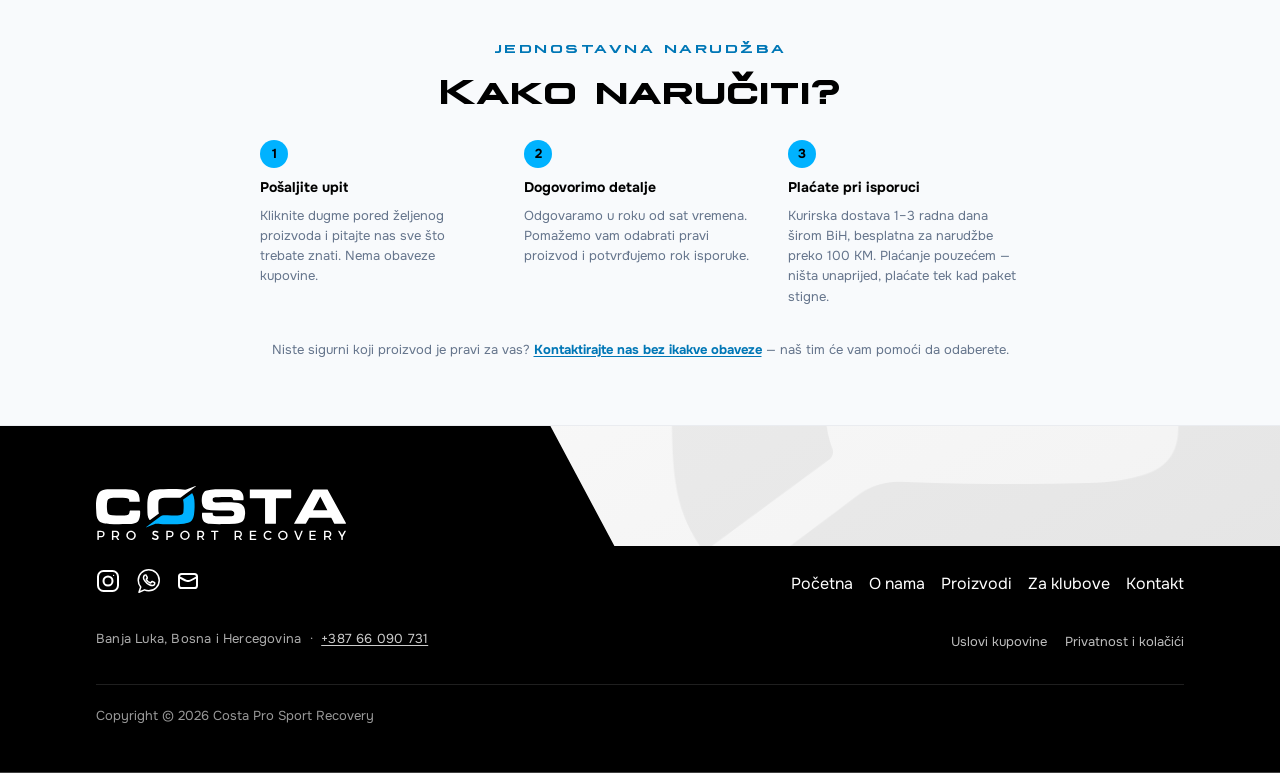
<file: costa-website/limfna-drenaza-4-komore.html>
<!DOCTYPE html>
<html lang="bs" data-wf-domain="costa-78e3b6.webflow.io" data-wf-page="6915d39385220ad48e4d8ce0" data-wf-site="690329414cb99883a5636027" data-wf-status="1"><head>
    <!-- Google Tag Manager -->
    <script>(function(w,d,s,l,i){w[l]=w[l]||[];w[l].push({'gtm.start':
    new Date().getTime(),event:'gtm.js'});var f=d.getElementsByTagName(s)[0],
    j=d.createElement(s),dl=l!='dataLayer'?'&l='+l:'';j.async=true;j.src=
    'https://www.googletagmanager.com/gtm.js?id='+i+dl;f.parentNode.insertBefore(j,f);
    })(window,document,'script','dataLayer','GTM-5XQ25KWZ');</script>
    <!-- End Google Tag Manager -->
    <meta charset="utf-8">
    <title>Čizme za limfnu drenažu, 4 komore – 1.200 KM | Costa Pro BiH</title>
    <meta content="Bežične čizme za kompresivnu masažu nogu sa 4 komore, do 240 mmHg, veličine M i L. 1.200 KM, dostava 1–3 radna dana po BiH, plaćanje pouzećem, garancija 6 mjeseci." name="description">
    <meta content="Čizme za limfnu drenažu, 4 komore – 1.200 KM | Costa Pro BiH" property="og:title">
    <meta content="Bežične čizme za kompresivnu masažu nogu sa 4 komore, do 240 mmHg, veličine M i L. 1.200 KM, dostava 1–3 radna dana po BiH, plaćanje pouzećem, garancija 6 mjeseci." property="og:description">
    <meta content="Čizme za limfnu drenažu, 4 komore – 1.200 KM | Costa Pro BiH" property="twitter:title">
    <meta content="Bežične čizme za kompresivnu masažu nogu sa 4 komore, do 240 mmHg, veličine M i L. 1.200 KM, dostava 1–3 radna dana po BiH, plaćanje pouzećem, garancija 6 mjeseci." property="twitter:description">
    <meta property="og:type" content="website">
    <meta content="summary_large_image" name="twitter:card">
    <meta property="og:image" content="https://costapro.ba/images/proizvodi/proizvodi%20limfna.jpeg">
    <meta name="twitter:image" content="https://costapro.ba/images/proizvodi/proizvodi%20limfna.jpeg">
    <meta content="width=device-width, initial-scale=1" name="viewport">
    <link rel="canonical" href="https://costapro.ba/limfna-drenaza-4-komore.html">
    <meta property="og:url" content="https://costapro.ba/limfna-drenaza-4-komore.html">

    <link href="images/6991c1edc191689aac468a08_cost%20aico.png" rel="shortcut icon" type="image/x-icon">
    <link href="images/6991c24762b93aa58e448d6c_costa%20webclip.png" rel="apple-touch-icon">
    <script type="text/javascript">
    (function(c,l,a,r,i,t,y){
        c[a]=c[a]||function(){(c[a].q=c[a].q||[]).push(arguments)};
        t=l.createElement(r);t.async=1;t.src="https://www.clarity.ms/tag/"+i;
        y=l.getElementsByTagName(r)[0];y.parentNode.insertBefore(t,y);
    })(window, document, "clarity", "script", "vp40ejj4ta");
    </script>

    <!-- Meta Pixel: HARDCODED here, not in GTM. If this is ever moved into GTM (GTM-5XQ25KWZ), delete this block first or PageViews will be counted twice.
         Keep fbq.disablePushState = true; before fbq('init'): without it the product filter's URL change (?filter=...) fires an extra PageView on every click. -->
    <!-- Meta Pixel Code -->
    <script>
    !function(f,b,e,v,n,t,s)
    {if(f.fbq)return;n=f.fbq=function(){n.callMethod?
    n.callMethod.apply(n,arguments):n.queue.push(arguments)};
    if(!f._fbq)f._fbq=n;n.push=n;n.loaded=!0;n.version='2.0';
    n.queue=[];t=b.createElement(e);t.async=!0;
    t.src=v;s=b.getElementsByTagName(e)[0];
    s.parentNode.insertBefore(t,s)}(window, document,'script',
    'https://connect.facebook.net/en_US/fbevents.js');
    fbq.disablePushState = true;
    fbq('init', '1083569227592346');
    fbq('track', 'PageView');
    </script>
    <noscript><img height="1" width="1" style="display:none"
    src="https://www.facebook.com/tr?id=1083569227592346&ev=PageView&noscript=1"
    /></noscript>
    <!-- End Meta Pixel Code -->
    <!-- Google Analytics 4: HARDCODED here, not in GTM. If this is ever moved into GTM (GTM-5XQ25KWZ), delete this block first or PageViews will be counted twice. -->
    <script async src="https://www.googletagmanager.com/gtag/js?id=G-Q9NFE45MBG"></script>
    <script>
      window.dataLayer = window.dataLayer || [];
      function gtag(){dataLayer.push(arguments);}
      gtag('js', new Date());
      gtag('config', 'G-Q9NFE45MBG');
    </script>
    <!-- End Google Analytics 4 -->
    <link rel="preload" href="fonts/plateia-bold.woff2" as="font" type="font/woff2" crossorigin>
    <link rel="preload" href="fonts/onest-variable.woff2" as="font" type="font/woff2" crossorigin>
    <link rel="stylesheet" href="css/style.css?v=20261008b">
    <link rel="stylesheet" href="css/costa-pages.css?v=20261008b">
    <script type="application/ld+json">
{
  "@context": "https://schema.org",
  "@type": "Product",
  "name": "Limfna drenaža – 4 komore",
  "description": "Bežične čizme za kompresivnu masažu nogu sa 4 komore, do 240 mmHg, veličine M i L. 1.200 KM, dostava 1–3 radna dana po BiH, plaćanje pouzećem, garancija 6 mjeseci.",
  "image": [
    "https://costapro.ba/images/opt/limfna-1000.webp",
    "https://costapro.ba/images/opt/limfna-bijela-800.webp"
  ],
  "offers": {
    "@type": "Offer",
    "price": "1200.00",
    "priceCurrency": "BAM",
    "url": "https://costapro.ba/limfna-drenaza-4-komore.html",
    "availability": "https://schema.org/InStock",
    "itemCondition": "https://schema.org/NewCondition",
    "seller": {
      "@type": "Organization",
      "name": "Costa Pro Sport Recovery"
    }
  },
  "brand": {
    "@type": "Brand",
    "name": "Costa Pro Sport Recovery"
  }
}
    </script>
    <script type="application/ld+json">
{
  "@context": "https://schema.org",
  "@type": "BreadcrumbList",
  "itemListElement": [
    {
      "@type": "ListItem",
      "position": 1,
      "name": "Početna",
      "item": "https://costapro.ba/"
    },
    {
      "@type": "ListItem",
      "position": 2,
      "name": "Proizvodi",
      "item": "https://costapro.ba/proizvodi.html"
    },
    {
      "@type": "ListItem",
      "position": 3,
      "name": "Limfna drenaža – 4 komore",
      "item": "https://costapro.ba/limfna-drenaza-4-komore.html"
    }
  ]
}
    </script>
    <script type="application/ld+json">
{
  "@context": "https://schema.org",
  "@type": "FAQPage",
  "mainEntity": [
    {
      "@type": "Question",
      "name": "Koju veličinu da izaberem?",
      "acceptedAnswer": {
        "@type": "Answer",
        "text": "Veličina M je za osobe do 185 cm visine, a L za osobe preko 185 cm. Niste sigurni? Pošaljite nam visinu na WhatsApp i reći ćemo vam."
      }
    },
    {
      "@type": "Question",
      "name": "Povezuju li se čizme s telefonom?",
      "acceptedAnswer": {
        "@type": "Answer",
        "text": "Ne. Sve podešavate na dvije bežične upravljačke jedinice koje su na samim čizmama. Ne treba vam ni telefon ni aplikacija."
      }
    },
    {
      "@type": "Question",
      "name": "Koliko traje baterija?",
      "acceptedAnswer": {
        "@type": "Answer",
        "text": "Do 90 minuta rada po punjenju. Tretman podešavate tajmerom na 15, 30 ili 45 minuta, a baterija se puni preko Type-C kabla."
      }
    },
    {
      "@type": "Question",
      "name": "Kolika je garancija?",
      "acceptedAnswer": {
        "@type": "Answer",
        "text": "Garancija je 6 mjeseci od datuma kupovine. Ako nešto nije u redu s uređajem, javite nam se: pregledamo reklamaciju i dogovorimo dalje."
      }
    },
    {
      "@type": "Question",
      "name": "Koliko traje dostava?",
      "acceptedAnswer": {
        "@type": "Answer",
        "text": "Kurirska dostava traje 1–3 radna dana, na adresu bilo gdje u Bosni i Hercegovini."
      }
    },
    {
      "@type": "Question",
      "name": "Koliko košta dostava?",
      "acceptedAnswer": {
        "@type": "Answer",
        "text": "Za narudžbe preko 100 KM dostava je besplatna. Za manje narudžbe cijenu dostave potvrđujemo u poruci prije slanja."
      }
    },
    {
      "@type": "Question",
      "name": "Kako se plaća?",
      "acceptedAnswer": {
        "@type": "Answer",
        "text": "Plaćate pouzećem, gotovinom kuriru kada paket stigne. Plaćanje karticom trenutno nije moguće. Firme i klubovi mogu platiti na žiro račun po predračunu."
      }
    },
    {
      "@type": "Question",
      "name": "Mogu li preuzeti lično u Banjoj Luci?",
      "acceptedAnswer": {
        "@type": "Answer",
        "text": "Da. Lično preuzimanje je u Sport Roomu 051 (iznad pekare 5+), uz prethodni dogovor. Tada nema troška dostave, plaća se gotovinom i dobijate fiskalni račun."
      }
    },
    {
      "@type": "Question",
      "name": "Mogu li vratiti proizvod?",
      "acceptedAnswer": {
        "@type": "Answer",
        "text": "Povrat je moguć u roku od 7 dana, u originalnom i neotvorenom pakovanju. Javite nam se na WhatsApp i dogovorićemo povrat."
      }
    }
  ]
}
    </script>
  </head>
  <body class="body cp-page">
    <!-- Google Tag Manager (noscript) -->
    <noscript><iframe src="https://www.googletagmanager.com/ns.html?id=GTM-5XQ25KWZ"
    height="0" width="0" style="display:none;visibility:hidden"></iframe></noscript>
    <!-- End Google Tag Manager (noscript) -->
    <div class="page-wrapper">
      <div class="navbar">
        <div class="navbar-padding">
          <div class="container-large">
            <div class="navbar_content"><a href="index.html" class="brand w-inline-block"><img src="images/69032d27c19b1f66c879b356_costa%20logo.svg" loading="lazy" alt="Costa pro sport recovery"></a>
              <div class="nav_list" id="cp-nav">
                <div class="nav-links"><a href="index.html" class="nav_link">Početna</a><a href="index.html#about" class="nav_link">O nama</a><a href="proizvodi.html" aria-current="page" class="nav_link w--current">Proizvodi</a><a href="za-klubove.html" class="nav_link">Za klubove</a><a href="index.html#contact" class="nav_link">Kontakt</a></div><a href="https://wa.me/38766090731?text=Zdravo!%20Zanima%20me%20vi%C5%A1e%20o%20va%C5%A1im%20proizvodima." class="button w-button" target="_blank" rel="noopener">Kontaktirajte nas</a>
              </div>
              <button type="button" class="cp-burger" aria-label="Otvori meni" aria-expanded="false" aria-controls="cp-nav"><span></span><span></span><span></span></button>
            </div>
          </div>
        </div>
      </div>
      <div class="main-wrapper">
        <div class="spacer"></div>
        <section class="cp-hero">
          <div class="cp-container">
            <nav class="cp-crumbs" aria-label="Putanja"><a href="index.html">Početna</a><span>/</span><a href="proizvodi.html">Proizvodi</a><span>/</span>Limfna drenaža – 4 komore</nav>
            <div class="cp-product" data-product-name="Limfna drenaža – 4 komore">
              <div data-cp-gallery><div class="cp-gallery-main"><img src="images/opt/limfna-1000.webp" alt="Costa čizme za limfnu drenažu sa 4 komore i bežičnim upravljačkim jedinicama" width="1000" height="1000" fetchpriority="high"></div><div class="cp-thumbs"><button type="button" class="cp-thumb" aria-current="true" data-src="images/opt/limfna-1000.webp" data-alt="Costa čizme za limfnu drenažu sa 4 komore i bežičnim upravljačkim jedinicama" aria-label="Prikaži sliku 1"><img src="images/opt/limfna-1000.webp" alt="" loading="lazy"></button><button type="button" class="cp-thumb" aria-current="false" data-src="images/opt/limfna-bijela-800.webp" data-alt="Costa čizme za limfnu drenažu, pogled sa strane" aria-label="Prikaži sliku 2"><img src="images/opt/limfna-bijela-800.webp" alt="" loading="lazy"></button></div></div>
              <div>
                <div class="cp-tag">Kompresivne čizme za noge</div>
                <h1 class="cp-title">Limfna drenaža&nbsp;– 4&nbsp;komore</h1>
                <p class="cp-lead">Bežične čizme za kompresivnu masažu nogu. Četiri komore se pune redom, od stopala prema bedrima, a sve podešavate na dvije upravljačke jedinice na samim čizmama. Bez kablova, bez telefona i bez aplikacije.</p>
                <p class="cp-price" data-price-km="1200">1.200 KM</p>
                <p class="cp-price-note">Plaćanje pouzećem · Besplatna dostava · Garancija 6&nbsp;mjeseci</p>
                <ul class="cp-checks"><li>4 komore, kompresija redom od stopala prema bedrima</li><li>Pritisak do 240 mmHg, 5 režima i 5 nivoa intenziteta</li><li>Potpuno bežične: u krevetu, na kauču ili na putu</li><li>Baterija do 90 minuta, punjenje preko Type&#8209;C kabla</li></ul>
                <div class="cp-note-box"><strong>Koja veličina?</strong>
                  <div class="cp-sizes"><div class="cp-size"><b>M</b><span>do 185 cm visine</span></div><div class="cp-size"><b>L</b><span>preko 185 cm visine</span></div></div>
                </div>
                <a href="https://wa.me/38766090731?text=Zdravo%2C%20zanima%20me%20proizvod%3A%20Limfna%20drena%C5%BEa%20%E2%80%93%204%20komore" class="product_wa-btn cp-cta" target="_blank" rel="noopener" data-cp-main-cta>Naruči na WhatsApp</a>
                <p class="cp-cta-sub">Brz odgovor · Nema obaveze kupovine · Pomoći ćemo vam oko veličine</p>
                <div class="cp-trust"><div><b>Dostava po BiH</b>1–3 radna dana, besplatna preko 100&nbsp;KM</div><div><b>Plaćanje pouzećem</b>ništa ne plaćate unaprijed</div><div><b>Garancija 6&nbsp;mjeseci</b>od datuma kupovine</div></div>
              </div>
            </div>
          </div>
        </section>
        <section class="cp-section">
          <div class="cp-container cp-grid-2">
            <div>
              <h2 class="cp-h2">Specifikacije</h2>
              <table class="cp-specs"><tbody><tr><th scope="row">Komore</th><td>4 vazdušne komore, kompresija redom od stopala prema bedrima</td></tr><tr><th scope="row">Pritisak</th><td>30–240 mmHg</td></tr><tr><th scope="row">Režimi</th><td>5 režima masaže, 5 nivoa intenziteta</td></tr><tr><th scope="row">Tajmer</th><td>15 / 30 / 45 minuta</td></tr><tr><th scope="row">Upravljanje</th><td>Dvije bežične upravljačke jedinice na čizmama, bez aplikacije</td></tr><tr><th scope="row">Baterija</th><td>3200 mAh, do 90 minuta rada po punjenju</td></tr><tr><th scope="row">Punjenje</th><td>Type&#8209;C</td></tr><tr><th scope="row">Veličina M</th><td>Do 185 cm visine · dužina čizme 972 mm · obim natkoljenice do 700 mm</td></tr><tr><th scope="row">Veličina L</th><td>Preko 185 cm visine · dužina čizme 1142 mm · obim natkoljenice do 800 mm</td></tr><tr><th scope="row">Garancija</th><td>6&nbsp;mjeseci od datuma kupovine</td></tr></tbody></table>
            </div>
            <div>
              <div class="cp-card"><h3>Šta dobijate u paketu</h3><ul><li>Čizme za limfnu drenažu (M ili L)</li><li>Type&#8209;C kabl za punjenje</li><li>Uputstvo za upotrebu na našem jeziku</li></ul></div>
              <div class="cp-card"><h3>Za koga je</h3><p>Za sportiste i rekreativce poslije napornih treninga, i za sve kojima su noge teške nakon dugog dana na nogama ili dugog sjedenja.</p></div>
              <p class="cp-small" style="margin-top:1rem">Osjećaj je individualan i razlikuje se od osobe do osobe. Ako imate zdravstvenih problema, prije upotrebe se posavjetujte s ljekarom.</p>
            </div>
          </div>
        </section>
        <section class="cp-section is-soft">
          <div class="cp-container">
            <h2 class="cp-h2">Česta pitanja</h2>
            <div class="cp-faq"><details><summary>Koju veličinu da izaberem?</summary><p>Veličina M je za osobe do 185 cm visine, a L za osobe preko 185 cm. Niste sigurni? Pošaljite nam visinu na WhatsApp i reći ćemo vam.</p></details><details><summary>Povezuju li se čizme s telefonom?</summary><p>Ne. Sve podešavate na dvije bežične upravljačke jedinice koje su na samim čizmama. Ne treba vam ni telefon ni aplikacija.</p></details><details><summary>Koliko traje baterija?</summary><p>Do 90 minuta rada po punjenju. Tretman podešavate tajmerom na 15, 30 ili 45 minuta, a baterija se puni preko Type&#8209;C kabla.</p></details><details><summary>Kolika je garancija?</summary><p>Garancija je 6&nbsp;mjeseci od datuma kupovine. Ako nešto nije u redu s uređajem, javite nam se: pregledamo reklamaciju i dogovorimo dalje.</p></details><details><summary>Koliko traje dostava?</summary><p>Kurirska dostava traje 1–3 radna dana, na adresu bilo gdje u Bosni i Hercegovini.</p></details><details><summary>Koliko košta dostava?</summary><p>Za narudžbe preko 100 KM dostava je besplatna. Za manje narudžbe cijenu dostave potvrđujemo u poruci prije slanja.</p></details><details><summary>Kako se plaća?</summary><p>Plaćate pouzećem, gotovinom kuriru kada paket stigne. Plaćanje karticom trenutno nije moguće. Firme i klubovi mogu platiti na žiro račun po predračunu.</p></details><details><summary>Mogu li preuzeti lično u Banjoj Luci?</summary><p>Da. Lično preuzimanje je u Sport Roomu 051 (iznad pekare 5+), uz prethodni dogovor. Tada nema troška dostave, plaća se gotovinom i dobijate fiskalni račun.</p></details><details><summary>Mogu li vratiti proizvod?</summary><p>Povrat je moguć u roku od 7 dana, u originalnom i neotvorenom pakovanju. Javite nam se na WhatsApp i dogovorićemo povrat.</p></details></div>
          </div>
        </section>
        <section class="cp-section">
          <div class="cp-container">
            <h2 class="cp-h2">Uz ovo kupci uzimaju</h2>
            <div class="cp-related"><a href="pistolj-za-masazu.html"><img src="images/opt/pistolj-600.webp" alt="" loading="lazy"><div><b>Pištolj za masažu</b><span>300 KM</span></div></a><a href="tejpovi.html#sportski-tejp"><img src="images/opt/sportski-tejp-800.webp" alt="" loading="lazy"><div><b>Sportski tejp</b><span>od 8 KM</span></div></a><a href="tejpovi.html#kinezioloska-traka"><img src="images/opt/kinezioloska-traka-800.webp" alt="" loading="lazy"><div><b>Kineziološka traka</b><span>10 KM</span></div></a></div>
          </div>
        </section>
        <div class="section-how-to-order">
          <div class="padding-global">
            <div class="container-large">
              <div class="how-to-order">
                <span class="how-to-order_tag">Jednostavna narudžba</span>
                <h2 class="how-to-order_heading">Kako naručiti?</h2>
                <div class="how-to-order_steps">
                  <div class="how-to-order_step">
                    <span class="how-to-order_num">1</span>
                    <strong>Pošaljite upit</strong>
                    <span>Kliknite dugme pored željenog proizvoda i pitajte nas sve što trebate znati. Nema obaveze kupovine.</span>
                  </div>
                  <div class="how-to-order_step">
                    <span class="how-to-order_num">2</span>
                    <strong>Dogovorimo detalje</strong>
                    <span>Odgovaramo u roku od sat vremena. Pomažemo vam odabrati pravi proizvod i potvrđujemo rok isporuke.</span>
                  </div>
                  <div class="how-to-order_step">
                    <span class="how-to-order_num">3</span>
                    <strong>Plaćate pri isporuci</strong>
                    <span>Kurirska dostava 1–3 radna dana širom BiH, besplatna za narudžbe preko 100 KM. Plaćanje pouzećem — ništa unaprijed, plaćate tek kad paket stigne.</span>
                  </div>
                </div>
                <p class="how-to-order_note">Niste sigurni koji proizvod je pravi za vas? <a href="https://wa.me/38766090731?text=Zdravo!%20Treba%20mi%20pomo%C4%87%20oko%20izbora%20proizvoda." target="_blank" rel="noopener" data-location="koraci">Kontaktirajte nas bez ikakve obaveze</a> — naš tim će vam pomoći da odaberete.</p>
              </div>
            </div>
          </div>
        </div>
      </div>
      <div class="footer">
        <div class="padding_footer">
          <div class="container-large">
            <div class="footer_content">
              <div class="footer_logo-wrap"><img src="images/69032d27c19b1f66c879b356_costa%20logo.svg" loading="lazy" alt="costa logo" class="image-2"></div>
              <div class="footer_links">
                <div class="social_links">
                  <div class="icon_wrap"><a href="https://www.instagram.com/costa_prosportrecovery/" class="footer-icon_wrap w-inline-block" aria-label="Instagram" target="_blank" rel="noopener"><img src="images/icons/instagram.svg" loading="lazy" alt="instagram icon" class="footer_icon"></a></div>
                  <div class="icon_wrap"><a href="https://wa.me/38766090731" target="_blank" rel="noopener" class="footer-icon_wrap w-inline-block" aria-label="WhatsApp"><img src="images/icons/whatsapp.svg" loading="lazy" alt="whatsapp icon" class="footer_icon"></a></div>
                 <div class="icon_wrap"><a href="mailto:info@costapro.ba" class="footer-icon_wrap w-inline-block" aria-label="Email"><img src="images/icons/mail.svg" loading="lazy" alt="email ikona" class="footer_icon"></a></div>
                </div>
                <ul role="list" class="footer_nav-links">
                  <li class="footer_link"><a href="/index.html" class="footer_a w-inline-block">
                      <div>Početna</div>
                    </a></li>
                  <li class="footer_link"><a href="/index.html#about" class="footer_a w-inline-block">
                      <div>O nama</div>
                    </a></li>
                  <li class="footer_link"><a href="proizvodi.html" class="footer_a w-inline-block">
                      <div>Proizvodi</div>
                    </a></li>
                  <li class="footer_link"><a href="za-klubove.html" class="footer_a w-inline-block">
                      <div>Za klubove</div>
                    </a></li>
                  <li class="footer_link"><a href="/index.html#contact" class="footer_a w-inline-block">
                      <div>Kontakt</div>
                    </a></li>
                </ul>
              </div>
              <div class="cp-footer-legal"><a href="uslovi-kupovine.html">Uslovi kupovine</a><a href="politika-privatnosti.html">Privatnost i kolačići</a></div>
              <div class="footer_info">Banja Luka, Bosna i Hercegovina &nbsp;·&nbsp; <a href="tel:+38766090731">+387 66 090 731</a></div>
              <div>Copyright © 2026 Costa Pro Sport Recovery</div>
            </div>
          </div>
        </div>
      </div>
    </div>
    <div class="cp-sticky" aria-hidden="true"><span class="cp-sticky-price">1.200 KM</span><a href="https://wa.me/38766090731?text=Zdravo%2C%20zanima%20me%20proizvod%3A%20Limfna%20drena%C5%BEa%20%E2%80%93%204%20komore" class="product_wa-btn" target="_blank" rel="noopener" tabindex="-1" data-location="sticky" data-product="Limfna drenaža – 4 komore" data-price="1200">Naruči na WhatsApp</a></div>
    <a href="https://wa.me/38766090731?text=Zdravo!%20Zanima%20me%20vi%C5%A1e%20o%20va%C5%A1im%20proizvodima." class="whatsapp-float" target="_blank" rel="noopener" aria-label="Kontaktirajte nas na WhatsApp">
      <svg xmlns="http://www.w3.org/2000/svg" viewBox="0 0 448 512"><path d="M380.9 97.1C339 55.1 283.2 32 223.9 32c-122.4 0-222 99.6-222 222 0 39.1 10.2 77.3 29.6 111L0 480l117.7-30.9c32.4 17.7 68.9 27 106.1 27h.1c122.3 0 224.1-99.6 224.1-222 0-59.3-25.2-115-67.1-157zm-157 341.6c-33.2 0-65.7-8.9-94-25.7l-6.7-4-69.8 18.3L72 353.4l-4.4-7c-18.5-29.4-28.2-63.3-28.2-98.2 0-101.7 82.8-184.5 184.6-184.5 49.3 0 95.6 19.2 130.4 54.1 34.8 34.9 56.2 81.2 56.1 130.5 0 101.8-84.9 184.6-186.6 184.6zm101.2-138.2c-5.5-2.8-32.8-16.2-37.9-18-5.1-1.9-8.8-2.8-12.5 2.8-3.7 5.6-14.3 18-17.6 21.8-3.2 3.7-6.5 4.2-12 1.4-32.6-16.3-54-29.1-75.5-66-5.7-9.8 5.7-9.1 16.3-30.3 1.8-3.7.9-6.9-.5-9.7-1.4-2.8-12.5-30.1-17.1-41.2-4.5-10.8-9.1-9.3-12.5-9.5-3.2-.2-6.9-.2-10.6-.2-3.7 0-9.7 1.4-14.8 6.9-5.1 5.6-19.4 19-19.4 46.3 0 27.3 19.9 53.7 22.6 57.4 2.8 3.7 39.1 59.7 94.8 83.8 35.2 15.2 49 16.5 66.6 13.9 10.7-1.6 32.8-13.4 37.4-26.4 4.6-13 4.6-24.1 3.2-26.4-1.3-2.5-5-3.9-10.5-6.6z"/></svg>
    </a>
    <script src="js/costa-pages.js?v=20261008b" defer></script>
    <script src="js/costa-tracking.js?v=20261008b" defer></script>
</body></html>
</file>
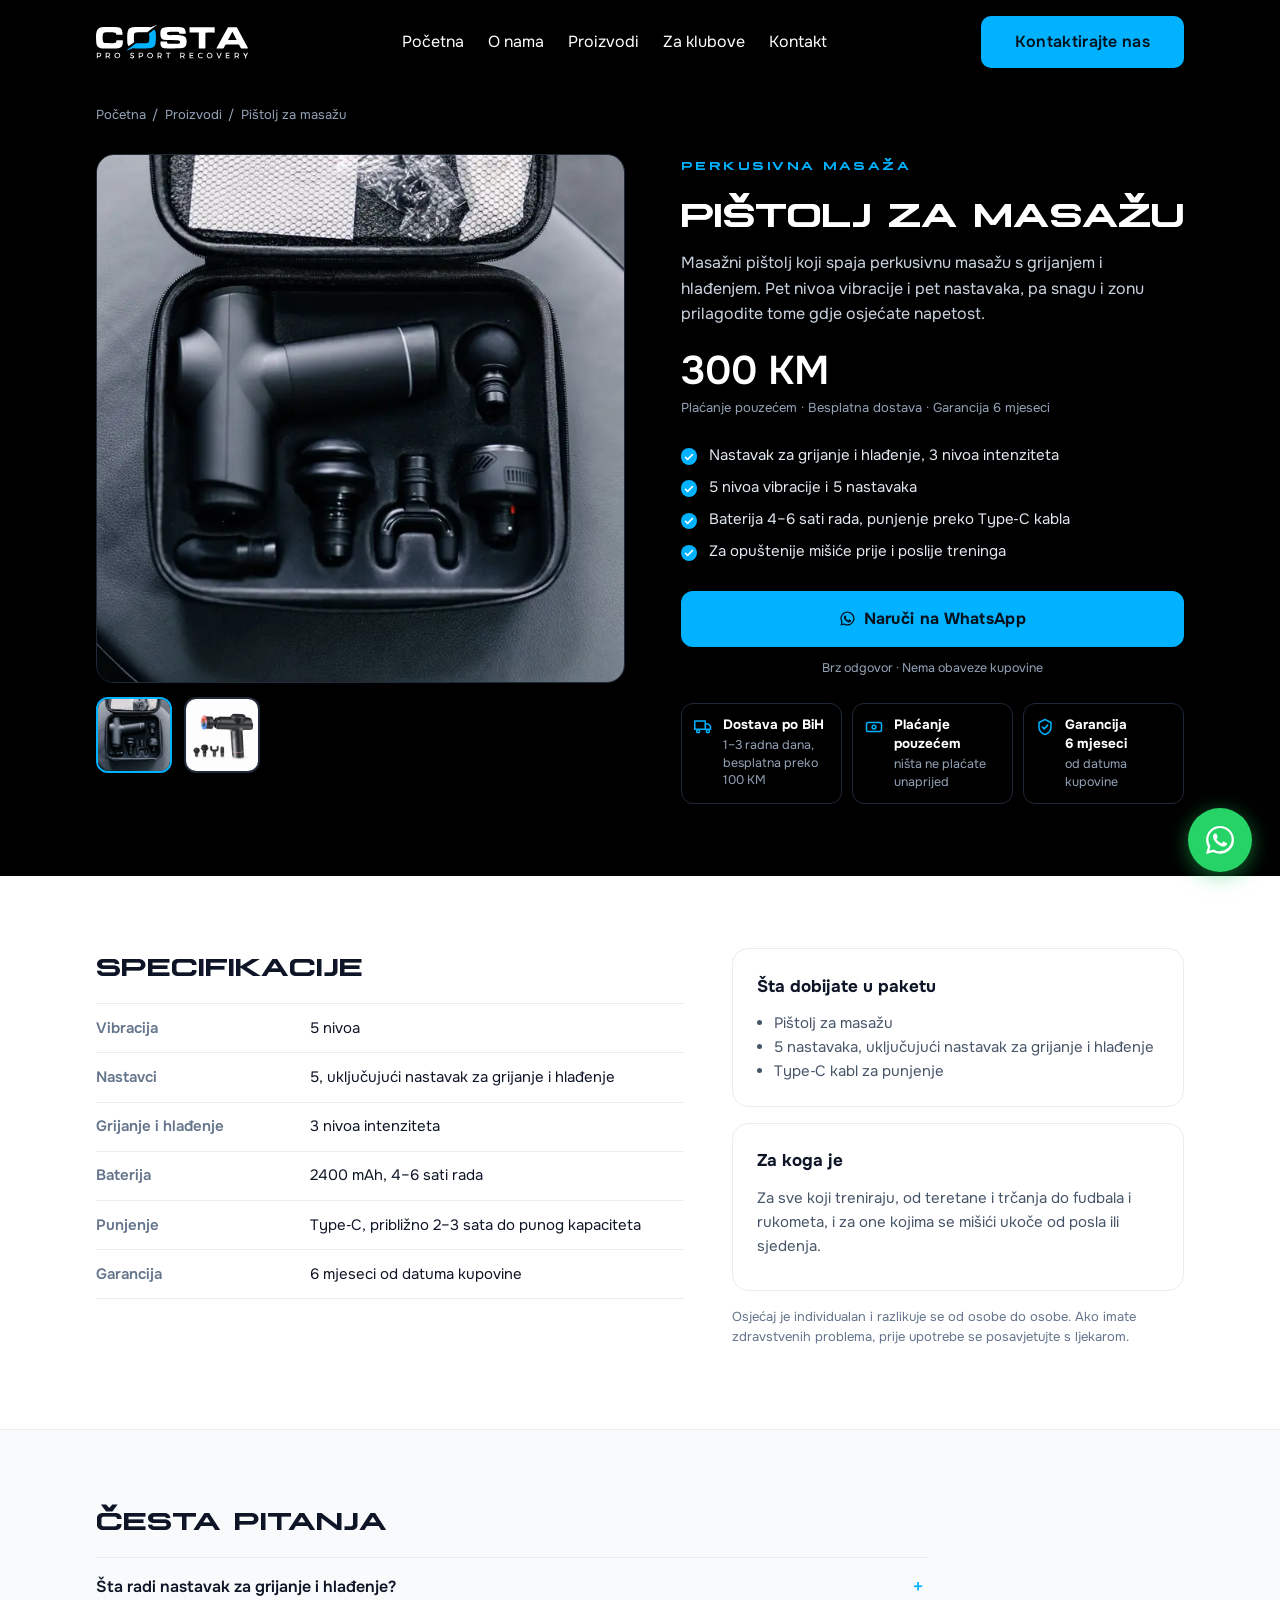
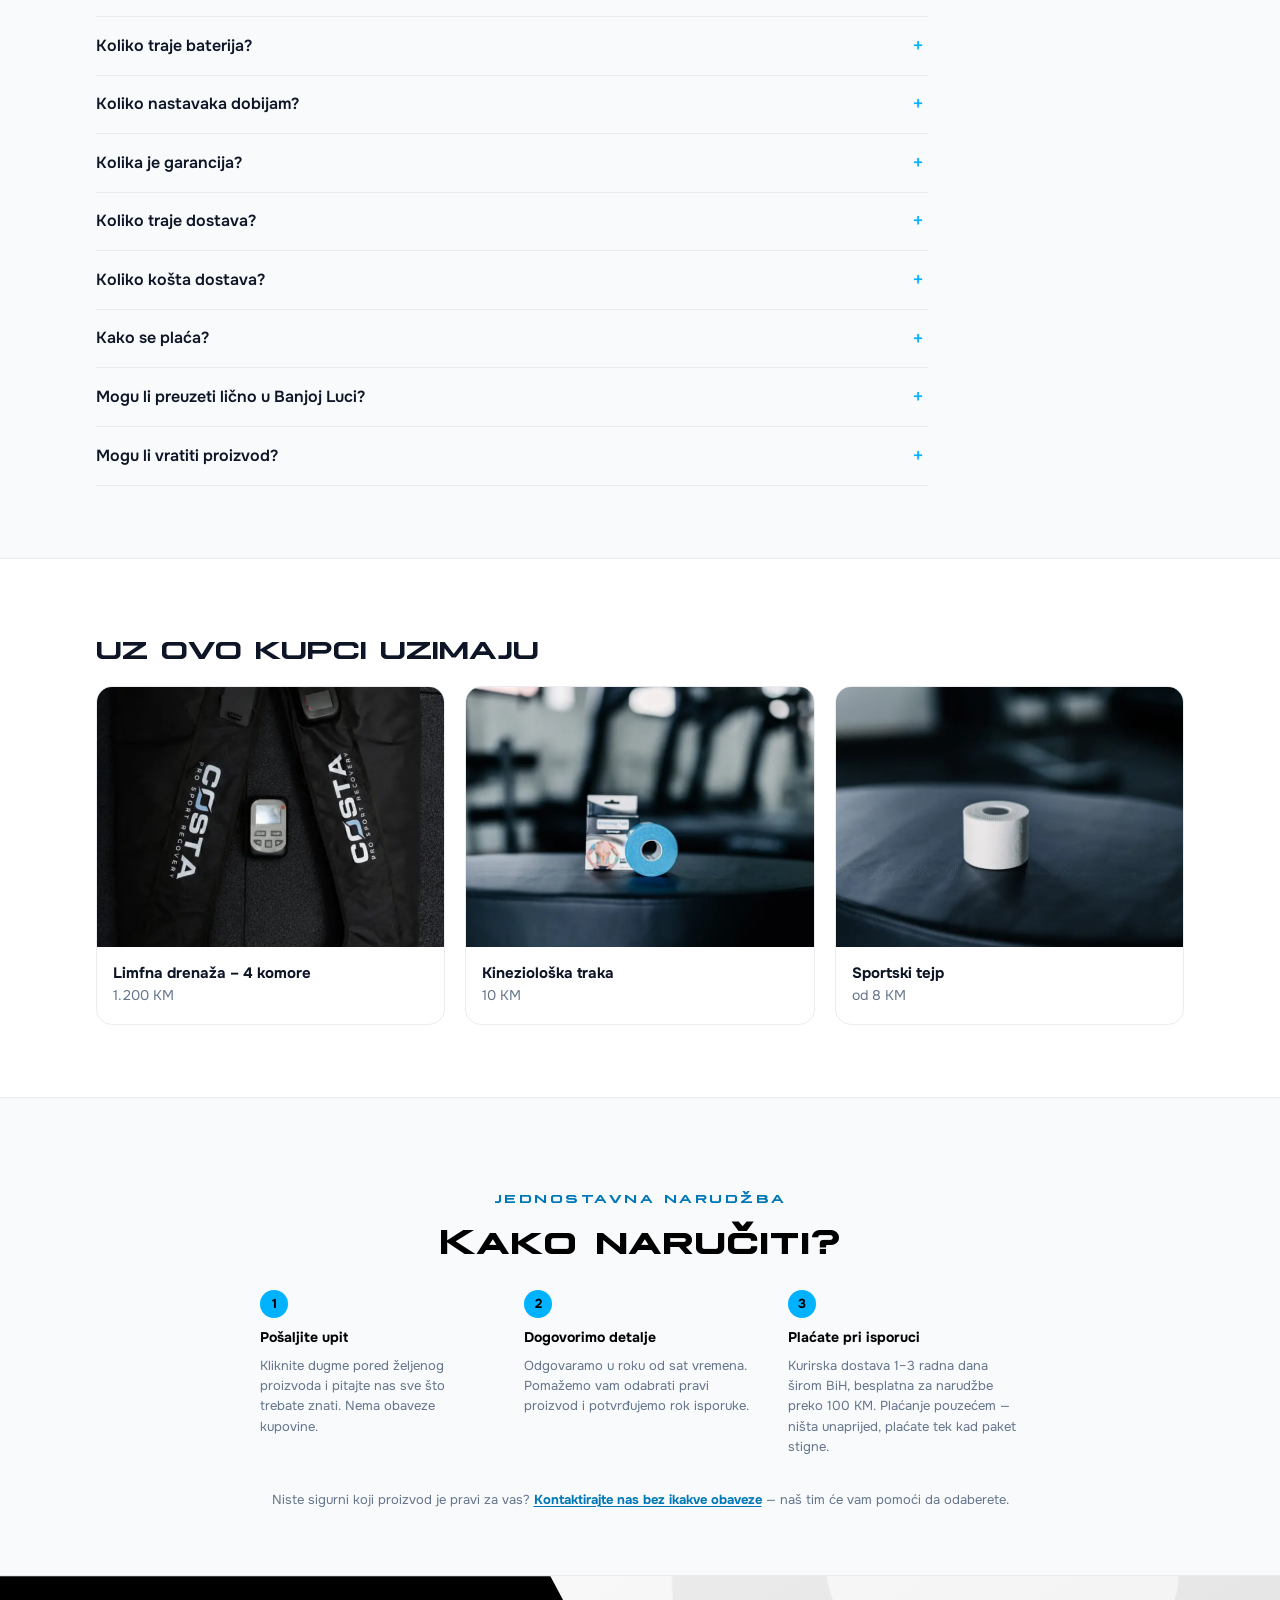
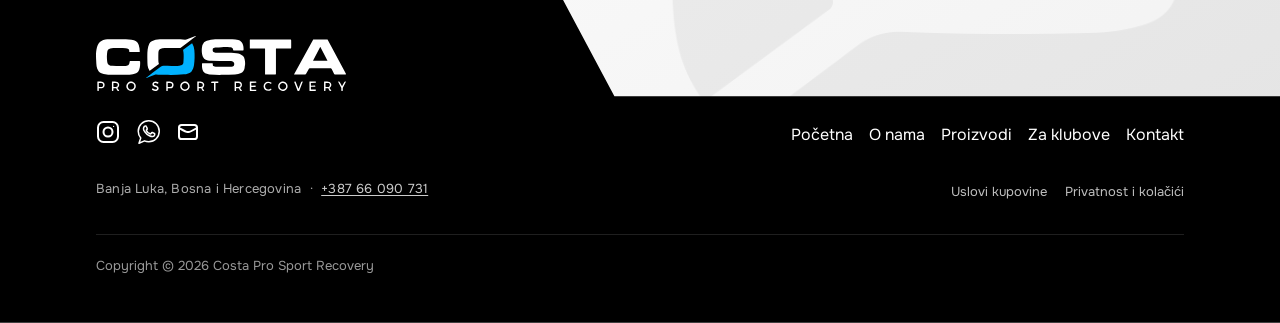
<file: costa-website/pistolj-za-masazu.html>
<!DOCTYPE html>
<html lang="bs" data-wf-domain="costa-78e3b6.webflow.io" data-wf-page="6915d39385220ad48e4d8ce0" data-wf-site="690329414cb99883a5636027" data-wf-status="1"><head>
    <!-- Google Tag Manager -->
    <script>(function(w,d,s,l,i){w[l]=w[l]||[];w[l].push({'gtm.start':
    new Date().getTime(),event:'gtm.js'});var f=d.getElementsByTagName(s)[0],
    j=d.createElement(s),dl=l!='dataLayer'?'&l='+l:'';j.async=true;j.src=
    'https://www.googletagmanager.com/gtm.js?id='+i+dl;f.parentNode.insertBefore(j,f);
    })(window,document,'script','dataLayer','GTM-5XQ25KWZ');</script>
    <!-- End Google Tag Manager -->
    <meta charset="utf-8">
    <title>Pištolj za masažu s grijanjem i hlađenjem – 300 KM | Costa Pro BiH</title>
    <meta content="Masažni pištolj s nastavkom za grijanje i hlađenje, 5 nivoa vibracije i 5 nastavaka, baterija 4–6 h. 300 KM, besplatna dostava po BiH, plaćanje pouzećem, garancija 6 mjeseci." name="description">
    <meta content="Pištolj za masažu s grijanjem i hlađenjem – 300 KM | Costa Pro BiH" property="og:title">
    <meta content="Masažni pištolj s nastavkom za grijanje i hlađenje, 5 nivoa vibracije i 5 nastavaka, baterija 4–6 h. 300 KM, besplatna dostava po BiH, plaćanje pouzećem, garancija 6 mjeseci." property="og:description">
    <meta content="Pištolj za masažu s grijanjem i hlađenjem – 300 KM | Costa Pro BiH" property="twitter:title">
    <meta content="Masažni pištolj s nastavkom za grijanje i hlađenje, 5 nivoa vibracije i 5 nastavaka, baterija 4–6 h. 300 KM, besplatna dostava po BiH, plaćanje pouzećem, garancija 6 mjeseci." property="twitter:description">
    <meta property="og:type" content="website">
    <meta content="summary_large_image" name="twitter:card">
    <meta property="og:image" content="https://costapro.ba/images/proizvodi/Pistolj%20za%20masa%C5%BEu.webp">
    <meta name="twitter:image" content="https://costapro.ba/images/proizvodi/Pistolj%20za%20masa%C5%BEu.webp">
    <meta content="width=device-width, initial-scale=1" name="viewport">
    <link rel="canonical" href="https://costapro.ba/pistolj-za-masazu.html">
    <meta property="og:url" content="https://costapro.ba/pistolj-za-masazu.html">

    <link href="images/6991c1edc191689aac468a08_cost%20aico.png" rel="shortcut icon" type="image/x-icon">
    <link href="images/6991c24762b93aa58e448d6c_costa%20webclip.png" rel="apple-touch-icon">
    <script type="text/javascript">
    (function(c,l,a,r,i,t,y){
        c[a]=c[a]||function(){(c[a].q=c[a].q||[]).push(arguments)};
        t=l.createElement(r);t.async=1;t.src="https://www.clarity.ms/tag/"+i;
        y=l.getElementsByTagName(r)[0];y.parentNode.insertBefore(t,y);
    })(window, document, "clarity", "script", "vp40ejj4ta");
    </script>

    <!-- Meta Pixel: HARDCODED here, not in GTM. If this is ever moved into GTM (GTM-5XQ25KWZ), delete this block first or PageViews will be counted twice.
         Keep fbq.disablePushState = true; before fbq('init'): without it the product filter's URL change (?filter=...) fires an extra PageView on every click. -->
    <!-- Meta Pixel Code -->
    <script>
    !function(f,b,e,v,n,t,s)
    {if(f.fbq)return;n=f.fbq=function(){n.callMethod?
    n.callMethod.apply(n,arguments):n.queue.push(arguments)};
    if(!f._fbq)f._fbq=n;n.push=n;n.loaded=!0;n.version='2.0';
    n.queue=[];t=b.createElement(e);t.async=!0;
    t.src=v;s=b.getElementsByTagName(e)[0];
    s.parentNode.insertBefore(t,s)}(window, document,'script',
    'https://connect.facebook.net/en_US/fbevents.js');
    fbq.disablePushState = true;
    fbq('init', '1083569227592346');
    fbq('track', 'PageView');
    </script>
    <noscript><img height="1" width="1" style="display:none"
    src="https://www.facebook.com/tr?id=1083569227592346&ev=PageView&noscript=1"
    /></noscript>
    <!-- End Meta Pixel Code -->
    <!-- Google Analytics 4: HARDCODED here, not in GTM. If this is ever moved into GTM (GTM-5XQ25KWZ), delete this block first or PageViews will be counted twice. -->
    <script async src="https://www.googletagmanager.com/gtag/js?id=G-Q9NFE45MBG"></script>
    <script>
      window.dataLayer = window.dataLayer || [];
      function gtag(){dataLayer.push(arguments);}
      gtag('js', new Date());
      gtag('config', 'G-Q9NFE45MBG');
    </script>
    <!-- End Google Analytics 4 -->
    <link rel="preload" href="fonts/plateia-bold.woff2" as="font" type="font/woff2" crossorigin>
    <link rel="preload" href="fonts/onest-variable.woff2" as="font" type="font/woff2" crossorigin>
    <link rel="stylesheet" href="css/style.css?v=20261008b">
    <link rel="stylesheet" href="css/costa-pages.css?v=20261008b">
    <script type="application/ld+json">
{
  "@context": "https://schema.org",
  "@type": "Product",
  "name": "Pištolj za masažu",
  "description": "Masažni pištolj s nastavkom za grijanje i hlađenje, 5 nivoa vibracije i 5 nastavaka, baterija 4–6 h. 300 KM, besplatna dostava po BiH, plaćanje pouzećem, garancija 6 mjeseci.",
  "image": [
    "https://costapro.ba/images/opt/pistolj-1000.webp",
    "https://costapro.ba/images/opt/pistolj-bijeli-800.webp"
  ],
  "offers": {
    "@type": "Offer",
    "price": "300.00",
    "priceCurrency": "BAM",
    "url": "https://costapro.ba/pistolj-za-masazu.html",
    "availability": "https://schema.org/InStock",
    "itemCondition": "https://schema.org/NewCondition",
    "seller": {
      "@type": "Organization",
      "name": "Costa Pro Sport Recovery"
    }
  }
}
    </script>
    <script type="application/ld+json">
{
  "@context": "https://schema.org",
  "@type": "BreadcrumbList",
  "itemListElement": [
    {
      "@type": "ListItem",
      "position": 1,
      "name": "Početna",
      "item": "https://costapro.ba/"
    },
    {
      "@type": "ListItem",
      "position": 2,
      "name": "Proizvodi",
      "item": "https://costapro.ba/proizvodi.html"
    },
    {
      "@type": "ListItem",
      "position": 3,
      "name": "Pištolj za masažu",
      "item": "https://costapro.ba/pistolj-za-masazu.html"
    }
  ]
}
    </script>
    <script type="application/ld+json">
{
  "@context": "https://schema.org",
  "@type": "FAQPage",
  "mainEntity": [
    {
      "@type": "Question",
      "name": "Šta radi nastavak za grijanje i hlađenje?",
      "acceptedAnswer": {
        "@type": "Answer",
        "text": "To je poseban nastavak koji zagrijava ili hladi, s 3 nivoa intenziteta. Grijanje mnogi koriste prije treninga, a hlađenje poslije. Osjećaj je individualan."
      }
    },
    {
      "@type": "Question",
      "name": "Koliko traje baterija?",
      "acceptedAnswer": {
        "@type": "Answer",
        "text": "Baterija od 2400 mAh traje 4–6 sati rada. Punjenje traje približno 2–3 sata do punog kapaciteta, preko Type-C kabla."
      }
    },
    {
      "@type": "Question",
      "name": "Koliko nastavaka dobijam?",
      "acceptedAnswer": {
        "@type": "Answer",
        "text": "Pet nastavaka, uključujući nastavak za grijanje i hlađenje. Ne znate koji nastavak je za šta? Pitajte nas na WhatsApp."
      }
    },
    {
      "@type": "Question",
      "name": "Kolika je garancija?",
      "acceptedAnswer": {
        "@type": "Answer",
        "text": "Garancija je 6 mjeseci od datuma kupovine. Ako nešto nije u redu s uređajem, javite nam se: pregledamo reklamaciju i dogovorimo dalje."
      }
    },
    {
      "@type": "Question",
      "name": "Koliko traje dostava?",
      "acceptedAnswer": {
        "@type": "Answer",
        "text": "Kurirska dostava traje 1–3 radna dana, na adresu bilo gdje u Bosni i Hercegovini."
      }
    },
    {
      "@type": "Question",
      "name": "Koliko košta dostava?",
      "acceptedAnswer": {
        "@type": "Answer",
        "text": "Za narudžbe preko 100 KM dostava je besplatna. Za manje narudžbe cijenu dostave potvrđujemo u poruci prije slanja."
      }
    },
    {
      "@type": "Question",
      "name": "Kako se plaća?",
      "acceptedAnswer": {
        "@type": "Answer",
        "text": "Plaćate pouzećem, gotovinom kuriru kada paket stigne. Plaćanje karticom trenutno nije moguće. Firme i klubovi mogu platiti na žiro račun po predračunu."
      }
    },
    {
      "@type": "Question",
      "name": "Mogu li preuzeti lično u Banjoj Luci?",
      "acceptedAnswer": {
        "@type": "Answer",
        "text": "Da. Lično preuzimanje je u Sport Roomu 051 (iznad pekare 5+), uz prethodni dogovor. Tada nema troška dostave, plaća se gotovinom i dobijate fiskalni račun."
      }
    },
    {
      "@type": "Question",
      "name": "Mogu li vratiti proizvod?",
      "acceptedAnswer": {
        "@type": "Answer",
        "text": "Povrat je moguć u roku od 7 dana, u originalnom i neotvorenom pakovanju. Javite nam se na WhatsApp i dogovorićemo povrat."
      }
    }
  ]
}
    </script>
  </head>
  <body class="body cp-page">
    <!-- Google Tag Manager (noscript) -->
    <noscript><iframe src="https://www.googletagmanager.com/ns.html?id=GTM-5XQ25KWZ"
    height="0" width="0" style="display:none;visibility:hidden"></iframe></noscript>
    <!-- End Google Tag Manager (noscript) -->
    <div class="page-wrapper">
      <div class="navbar">
        <div class="navbar-padding">
          <div class="container-large">
            <div class="navbar_content"><a href="index.html" class="brand w-inline-block"><img src="images/69032d27c19b1f66c879b356_costa%20logo.svg" loading="lazy" alt="Costa pro sport recovery"></a>
              <div class="nav_list" id="cp-nav">
                <div class="nav-links"><a href="index.html" class="nav_link">Početna</a><a href="index.html#about" class="nav_link">O nama</a><a href="proizvodi.html" aria-current="page" class="nav_link w--current">Proizvodi</a><a href="za-klubove.html" class="nav_link">Za klubove</a><a href="index.html#contact" class="nav_link">Kontakt</a></div><a href="https://wa.me/38766090731?text=Zdravo!%20Zanima%20me%20vi%C5%A1e%20o%20va%C5%A1im%20proizvodima." class="button w-button" target="_blank" rel="noopener">Kontaktirajte nas</a>
              </div>
              <button type="button" class="cp-burger" aria-label="Otvori meni" aria-expanded="false" aria-controls="cp-nav"><span></span><span></span><span></span></button>
            </div>
          </div>
        </div>
      </div>
      <div class="main-wrapper">
        <div class="spacer"></div>
        <section class="cp-hero">
          <div class="cp-container">
            <nav class="cp-crumbs" aria-label="Putanja"><a href="index.html">Početna</a><span>/</span><a href="proizvodi.html">Proizvodi</a><span>/</span>Pištolj za masažu</nav>
            <div class="cp-product" data-product-name="Pištolj za masažu">
              <div data-cp-gallery><div class="cp-gallery-main"><img src="images/opt/pistolj-1000.webp" alt="Pištolj za masažu s nastavcima u kutiji" width="1000" height="1000" fetchpriority="high"></div><div class="cp-thumbs"><button type="button" class="cp-thumb" aria-current="true" data-src="images/opt/pistolj-1000.webp" data-alt="Pištolj za masažu s nastavcima u kutiji" aria-label="Prikaži sliku 1"><img src="images/opt/pistolj-1000.webp" alt="" loading="lazy"></button><button type="button" class="cp-thumb" aria-current="false" data-src="images/opt/pistolj-bijeli-800.webp" data-alt="Pištolj za masažu s nastavkom za grijanje i hlađenje i četiri dodatna nastavka" aria-label="Prikaži sliku 2"><img src="images/opt/pistolj-bijeli-800.webp" alt="" loading="lazy"></button></div></div>
              <div>
                <div class="cp-tag">Perkusivna masaža</div>
                <h1 class="cp-title">Pištolj za masažu</h1>
                <p class="cp-lead">Masažni pištolj koji spaja perkusivnu masažu s grijanjem i hlađenjem. Pet nivoa vibracije i pet nastavaka, pa snagu i zonu prilagodite tome gdje osjećate napetost.</p>
                <p class="cp-price" data-price-km="300">300 KM</p>
                <p class="cp-price-note">Plaćanje pouzećem · Besplatna dostava · Garancija 6&nbsp;mjeseci</p>
                <ul class="cp-checks"><li>Nastavak za grijanje i hlađenje, 3 nivoa intenziteta</li><li>5 nivoa vibracije i 5 nastavaka</li><li>Baterija 4–6 sati rada, punjenje preko Type&#8209;C kabla</li><li>Za opuštenije mišiće prije i poslije treninga</li></ul>
                <a href="https://wa.me/38766090731?text=Zdravo%2C%20zanima%20me%20proizvod%3A%20Pi%C5%A1tolj%20za%20masa%C5%BEu" class="product_wa-btn cp-cta" target="_blank" rel="noopener" data-cp-main-cta>Naruči na WhatsApp</a>
                <p class="cp-cta-sub">Brz odgovor · Nema obaveze kupovine</p>
                <div class="cp-trust"><div><b>Dostava po BiH</b>1–3 radna dana, besplatna preko 100&nbsp;KM</div><div><b>Plaćanje pouzećem</b>ništa ne plaćate unaprijed</div><div><b>Garancija 6&nbsp;mjeseci</b>od datuma kupovine</div></div>
              </div>
            </div>
          </div>
        </section>
        <section class="cp-section">
          <div class="cp-container cp-grid-2">
            <div>
              <h2 class="cp-h2">Specifikacije</h2>
              <table class="cp-specs"><tbody><tr><th scope="row">Vibracija</th><td>5 nivoa</td></tr><tr><th scope="row">Nastavci</th><td>5, uključujući nastavak za grijanje i hlađenje</td></tr><tr><th scope="row">Grijanje i hlađenje</th><td>3 nivoa intenziteta</td></tr><tr><th scope="row">Baterija</th><td>2400 mAh, 4–6 sati rada</td></tr><tr><th scope="row">Punjenje</th><td>Type&#8209;C, približno 2–3 sata do punog kapaciteta</td></tr><tr><th scope="row">Garancija</th><td>6&nbsp;mjeseci od datuma kupovine</td></tr></tbody></table>
            </div>
            <div>
              <div class="cp-card"><h3>Šta dobijate u paketu</h3><ul><li>Pištolj za masažu</li><li>5 nastavaka, uključujući nastavak za grijanje i hlađenje</li><li>Type&#8209;C kabl za punjenje</li></ul></div>
              <div class="cp-card"><h3>Za koga je</h3><p>Za sve koji treniraju, od teretane i trčanja do fudbala i rukometa, i za one kojima se mišići ukoče od posla ili sjedenja.</p></div>
              <p class="cp-small" style="margin-top:1rem">Osjećaj je individualan i razlikuje se od osobe do osobe. Ako imate zdravstvenih problema, prije upotrebe se posavjetujte s ljekarom.</p>
            </div>
          </div>
        </section>
        <section class="cp-section is-soft">
          <div class="cp-container">
            <h2 class="cp-h2">Česta pitanja</h2>
            <div class="cp-faq"><details><summary>Šta radi nastavak za grijanje i hlađenje?</summary><p>To je poseban nastavak koji zagrijava ili hladi, s 3 nivoa intenziteta. Grijanje mnogi koriste prije treninga, a hlađenje poslije. Osjećaj je individualan.</p></details><details><summary>Koliko traje baterija?</summary><p>Baterija od 2400 mAh traje 4–6 sati rada. Punjenje traje približno 2–3 sata do punog kapaciteta, preko Type&#8209;C kabla.</p></details><details><summary>Koliko nastavaka dobijam?</summary><p>Pet nastavaka, uključujući nastavak za grijanje i hlađenje. Ne znate koji nastavak je za šta? Pitajte nas na WhatsApp.</p></details><details><summary>Kolika je garancija?</summary><p>Garancija je 6&nbsp;mjeseci od datuma kupovine. Ako nešto nije u redu s uređajem, javite nam se: pregledamo reklamaciju i dogovorimo dalje.</p></details><details><summary>Koliko traje dostava?</summary><p>Kurirska dostava traje 1–3 radna dana, na adresu bilo gdje u Bosni i Hercegovini.</p></details><details><summary>Koliko košta dostava?</summary><p>Za narudžbe preko 100 KM dostava je besplatna. Za manje narudžbe cijenu dostave potvrđujemo u poruci prije slanja.</p></details><details><summary>Kako se plaća?</summary><p>Plaćate pouzećem, gotovinom kuriru kada paket stigne. Plaćanje karticom trenutno nije moguće. Firme i klubovi mogu platiti na žiro račun po predračunu.</p></details><details><summary>Mogu li preuzeti lično u Banjoj Luci?</summary><p>Da. Lično preuzimanje je u Sport Roomu 051 (iznad pekare 5+), uz prethodni dogovor. Tada nema troška dostave, plaća se gotovinom i dobijate fiskalni račun.</p></details><details><summary>Mogu li vratiti proizvod?</summary><p>Povrat je moguć u roku od 7 dana, u originalnom i neotvorenom pakovanju. Javite nam se na WhatsApp i dogovorićemo povrat.</p></details></div>
          </div>
        </section>
        <section class="cp-section">
          <div class="cp-container">
            <h2 class="cp-h2">Uz ovo kupci uzimaju</h2>
            <div class="cp-related"><a href="limfna-drenaza-4-komore.html"><img src="images/opt/limfna-600.webp" alt="" loading="lazy"><div><b>Limfna drenaža – 4 komore</b><span>1.200 KM</span></div></a><a href="tejpovi.html#kinezioloska-traka"><img src="images/opt/kinezioloska-traka-800.webp" alt="" loading="lazy"><div><b>Kineziološka traka</b><span>10 KM</span></div></a><a href="tejpovi.html#sportski-tejp"><img src="images/opt/sportski-tejp-800.webp" alt="" loading="lazy"><div><b>Sportski tejp</b><span>od 8 KM</span></div></a></div>
          </div>
        </section>
        <div class="section-how-to-order">
          <div class="padding-global">
            <div class="container-large">
              <div class="how-to-order">
                <span class="how-to-order_tag">Jednostavna narudžba</span>
                <h2 class="how-to-order_heading">Kako naručiti?</h2>
                <div class="how-to-order_steps">
                  <div class="how-to-order_step">
                    <span class="how-to-order_num">1</span>
                    <strong>Pošaljite upit</strong>
                    <span>Kliknite dugme pored željenog proizvoda i pitajte nas sve što trebate znati. Nema obaveze kupovine.</span>
                  </div>
                  <div class="how-to-order_step">
                    <span class="how-to-order_num">2</span>
                    <strong>Dogovorimo detalje</strong>
                    <span>Odgovaramo u roku od sat vremena. Pomažemo vam odabrati pravi proizvod i potvrđujemo rok isporuke.</span>
                  </div>
                  <div class="how-to-order_step">
                    <span class="how-to-order_num">3</span>
                    <strong>Plaćate pri isporuci</strong>
                    <span>Kurirska dostava 1–3 radna dana širom BiH, besplatna za narudžbe preko 100 KM. Plaćanje pouzećem — ništa unaprijed, plaćate tek kad paket stigne.</span>
                  </div>
                </div>
                <p class="how-to-order_note">Niste sigurni koji proizvod je pravi za vas? <a href="https://wa.me/38766090731?text=Zdravo!%20Treba%20mi%20pomo%C4%87%20oko%20izbora%20proizvoda." target="_blank" rel="noopener" data-location="koraci">Kontaktirajte nas bez ikakve obaveze</a> — naš tim će vam pomoći da odaberete.</p>
              </div>
            </div>
          </div>
        </div>
      </div>
      <div class="footer">
        <div class="padding_footer">
          <div class="container-large">
            <div class="footer_content">
              <div class="footer_logo-wrap"><img src="images/69032d27c19b1f66c879b356_costa%20logo.svg" loading="lazy" alt="costa logo" class="image-2"></div>
              <div class="footer_links">
                <div class="social_links">
                  <div class="icon_wrap"><a href="https://www.instagram.com/costa_prosportrecovery/" class="footer-icon_wrap w-inline-block" aria-label="Instagram" target="_blank" rel="noopener"><img src="images/icons/instagram.svg" loading="lazy" alt="instagram icon" class="footer_icon"></a></div>
                  <div class="icon_wrap"><a href="https://wa.me/38766090731" target="_blank" rel="noopener" class="footer-icon_wrap w-inline-block" aria-label="WhatsApp"><img src="images/icons/whatsapp.svg" loading="lazy" alt="whatsapp icon" class="footer_icon"></a></div>
                 <div class="icon_wrap"><a href="mailto:info@costapro.ba" class="footer-icon_wrap w-inline-block" aria-label="Email"><img src="images/icons/mail.svg" loading="lazy" alt="email ikona" class="footer_icon"></a></div>
                </div>
                <ul role="list" class="footer_nav-links">
                  <li class="footer_link"><a href="/index.html" class="footer_a w-inline-block">
                      <div>Početna</div>
                    </a></li>
                  <li class="footer_link"><a href="/index.html#about" class="footer_a w-inline-block">
                      <div>O nama</div>
                    </a></li>
                  <li class="footer_link"><a href="proizvodi.html" class="footer_a w-inline-block">
                      <div>Proizvodi</div>
                    </a></li>
                  <li class="footer_link"><a href="za-klubove.html" class="footer_a w-inline-block">
                      <div>Za klubove</div>
                    </a></li>
                  <li class="footer_link"><a href="/index.html#contact" class="footer_a w-inline-block">
                      <div>Kontakt</div>
                    </a></li>
                </ul>
              </div>
              <div class="cp-footer-legal"><a href="uslovi-kupovine.html">Uslovi kupovine</a><a href="politika-privatnosti.html">Privatnost i kolačići</a></div>
              <div class="footer_info">Banja Luka, Bosna i Hercegovina &nbsp;·&nbsp; <a href="tel:+38766090731">+387 66 090 731</a></div>
              <div>Copyright © 2026 Costa Pro Sport Recovery</div>
            </div>
          </div>
        </div>
      </div>
    </div>
    <div class="cp-sticky" aria-hidden="true"><span class="cp-sticky-price">300 KM</span><a href="https://wa.me/38766090731?text=Zdravo%2C%20zanima%20me%20proizvod%3A%20Pi%C5%A1tolj%20za%20masa%C5%BEu" class="product_wa-btn" target="_blank" rel="noopener" tabindex="-1" data-location="sticky" data-product="Pištolj za masažu" data-price="300">Naruči na WhatsApp</a></div>
    <a href="https://wa.me/38766090731?text=Zdravo!%20Zanima%20me%20vi%C5%A1e%20o%20va%C5%A1im%20proizvodima." class="whatsapp-float" target="_blank" rel="noopener" aria-label="Kontaktirajte nas na WhatsApp">
      <svg xmlns="http://www.w3.org/2000/svg" viewBox="0 0 448 512"><path d="M380.9 97.1C339 55.1 283.2 32 223.9 32c-122.4 0-222 99.6-222 222 0 39.1 10.2 77.3 29.6 111L0 480l117.7-30.9c32.4 17.7 68.9 27 106.1 27h.1c122.3 0 224.1-99.6 224.1-222 0-59.3-25.2-115-67.1-157zm-157 341.6c-33.2 0-65.7-8.9-94-25.7l-6.7-4-69.8 18.3L72 353.4l-4.4-7c-18.5-29.4-28.2-63.3-28.2-98.2 0-101.7 82.8-184.5 184.6-184.5 49.3 0 95.6 19.2 130.4 54.1 34.8 34.9 56.2 81.2 56.1 130.5 0 101.8-84.9 184.6-186.6 184.6zm101.2-138.2c-5.5-2.8-32.8-16.2-37.9-18-5.1-1.9-8.8-2.8-12.5 2.8-3.7 5.6-14.3 18-17.6 21.8-3.2 3.7-6.5 4.2-12 1.4-32.6-16.3-54-29.1-75.5-66-5.7-9.8 5.7-9.1 16.3-30.3 1.8-3.7.9-6.9-.5-9.7-1.4-2.8-12.5-30.1-17.1-41.2-4.5-10.8-9.1-9.3-12.5-9.5-3.2-.2-6.9-.2-10.6-.2-3.7 0-9.7 1.4-14.8 6.9-5.1 5.6-19.4 19-19.4 46.3 0 27.3 19.9 53.7 22.6 57.4 2.8 3.7 39.1 59.7 94.8 83.8 35.2 15.2 49 16.5 66.6 13.9 10.7-1.6 32.8-13.4 37.4-26.4 4.6-13 4.6-24.1 3.2-26.4-1.3-2.5-5-3.9-10.5-6.6z"/></svg>
    </a>
    <script src="js/costa-pages.js?v=20261008b" defer></script>
    <script src="js/costa-tracking.js?v=20261008b" defer></script>
</body></html>
</file>
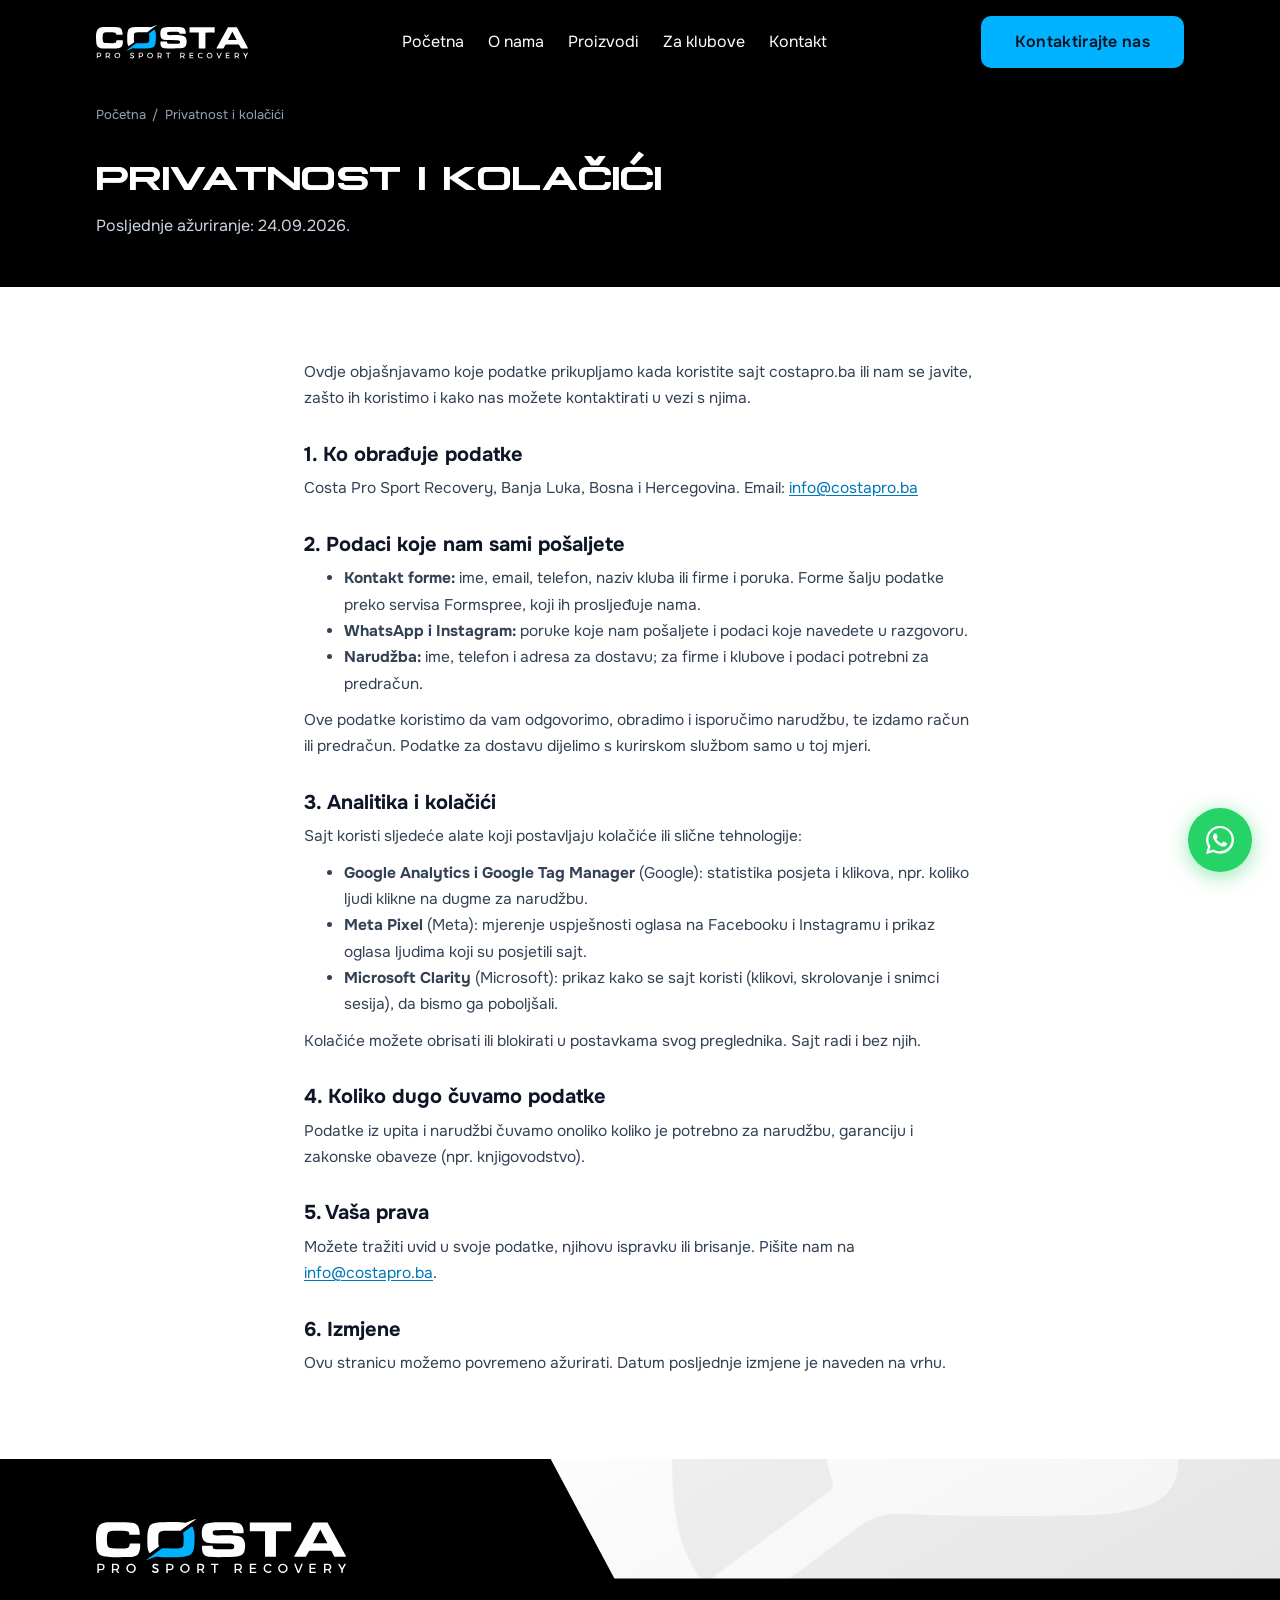
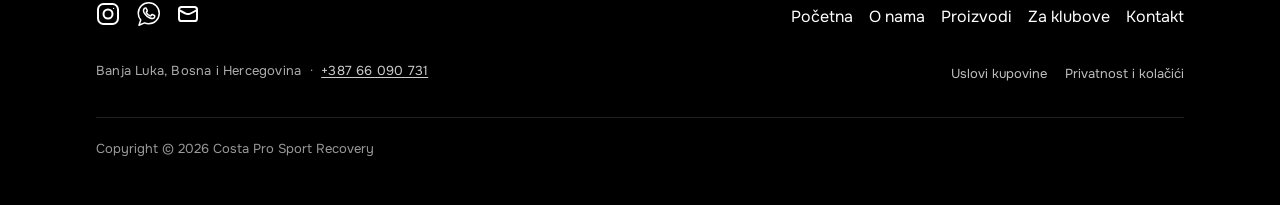
<file: costa-website/politika-privatnosti.html>
<!DOCTYPE html>
<html lang="bs" data-wf-domain="costa-78e3b6.webflow.io" data-wf-page="6915d39385220ad48e4d8ce0" data-wf-site="690329414cb99883a5636027" data-wf-status="1"><head>
    <!-- Google Tag Manager -->
    <script>(function(w,d,s,l,i){w[l]=w[l]||[];w[l].push({'gtm.start':
    new Date().getTime(),event:'gtm.js'});var f=d.getElementsByTagName(s)[0],
    j=d.createElement(s),dl=l!='dataLayer'?'&l='+l:'';j.async=true;j.src=
    'https://www.googletagmanager.com/gtm.js?id='+i+dl;f.parentNode.insertBefore(j,f);
    })(window,document,'script','dataLayer','GTM-5XQ25KWZ');</script>
    <!-- End Google Tag Manager -->
    <meta charset="utf-8">
    <title>Privatnost i kolačići | Costa Pro Sport Recovery</title>
    <meta content="Koje podatke Costa Pro Sport Recovery prikuplja preko sajta, forme i poruka, i kako koristimo kolačiće i analitiku." name="description">
    <meta content="Privatnost i kolačići | Costa Pro Sport Recovery" property="og:title">
    <meta content="Koje podatke Costa Pro Sport Recovery prikuplja preko sajta, forme i poruka, i kako koristimo kolačiće i analitiku." property="og:description">
    <meta content="Privatnost i kolačići | Costa Pro Sport Recovery" property="twitter:title">
    <meta content="Koje podatke Costa Pro Sport Recovery prikuplja preko sajta, forme i poruka, i kako koristimo kolačiće i analitiku." property="twitter:description">
    <meta property="og:type" content="website">
    <meta content="summary_large_image" name="twitter:card">
    <meta property="og:image" content="https://costapro.ba/images/proizvodi/proizvodi%20limfna.jpeg">
    <meta name="twitter:image" content="https://costapro.ba/images/proizvodi/proizvodi%20limfna.jpeg">
    <meta content="width=device-width, initial-scale=1" name="viewport">
    <link rel="canonical" href="https://costapro.ba/politika-privatnosti.html">
    <meta property="og:url" content="https://costapro.ba/politika-privatnosti.html">

    <link href="images/6991c1edc191689aac468a08_cost%20aico.png" rel="shortcut icon" type="image/x-icon">
    <link href="images/6991c24762b93aa58e448d6c_costa%20webclip.png" rel="apple-touch-icon">
    <script type="text/javascript">
    (function(c,l,a,r,i,t,y){
        c[a]=c[a]||function(){(c[a].q=c[a].q||[]).push(arguments)};
        t=l.createElement(r);t.async=1;t.src="https://www.clarity.ms/tag/"+i;
        y=l.getElementsByTagName(r)[0];y.parentNode.insertBefore(t,y);
    })(window, document, "clarity", "script", "vp40ejj4ta");
    </script>

    <!-- Meta Pixel: HARDCODED here, not in GTM. If this is ever moved into GTM (GTM-5XQ25KWZ), delete this block first or PageViews will be counted twice.
         Keep fbq.disablePushState = true; before fbq('init'): without it the product filter's URL change (?filter=...) fires an extra PageView on every click. -->
    <!-- Meta Pixel Code -->
    <script>
    !function(f,b,e,v,n,t,s)
    {if(f.fbq)return;n=f.fbq=function(){n.callMethod?
    n.callMethod.apply(n,arguments):n.queue.push(arguments)};
    if(!f._fbq)f._fbq=n;n.push=n;n.loaded=!0;n.version='2.0';
    n.queue=[];t=b.createElement(e);t.async=!0;
    t.src=v;s=b.getElementsByTagName(e)[0];
    s.parentNode.insertBefore(t,s)}(window, document,'script',
    'https://connect.facebook.net/en_US/fbevents.js');
    fbq.disablePushState = true;
    fbq('init', '1083569227592346');
    fbq('track', 'PageView');
    </script>
    <noscript><img height="1" width="1" style="display:none"
    src="https://www.facebook.com/tr?id=1083569227592346&ev=PageView&noscript=1"
    /></noscript>
    <!-- End Meta Pixel Code -->
    <!-- Google Analytics 4: HARDCODED here, not in GTM. If this is ever moved into GTM (GTM-5XQ25KWZ), delete this block first or PageViews will be counted twice. -->
    <script async src="https://www.googletagmanager.com/gtag/js?id=G-Q9NFE45MBG"></script>
    <script>
      window.dataLayer = window.dataLayer || [];
      function gtag(){dataLayer.push(arguments);}
      gtag('js', new Date());
      gtag('config', 'G-Q9NFE45MBG');
    </script>
    <!-- End Google Analytics 4 -->
    <link rel="preload" href="fonts/plateia-bold.woff2" as="font" type="font/woff2" crossorigin>
    <link rel="preload" href="fonts/onest-variable.woff2" as="font" type="font/woff2" crossorigin>
    <link rel="stylesheet" href="css/style.css?v=20261008b">
    <link rel="stylesheet" href="css/costa-pages.css?v=20261008b">
  </head>
  <body class="body cp-page">
    <!-- Google Tag Manager (noscript) -->
    <noscript><iframe src="https://www.googletagmanager.com/ns.html?id=GTM-5XQ25KWZ"
    height="0" width="0" style="display:none;visibility:hidden"></iframe></noscript>
    <!-- End Google Tag Manager (noscript) -->
    <div class="page-wrapper">
      <div class="navbar">
        <div class="navbar-padding">
          <div class="container-large">
            <div class="navbar_content"><a href="index.html" class="brand w-inline-block"><img src="images/69032d27c19b1f66c879b356_costa%20logo.svg" loading="lazy" alt="Costa pro sport recovery"></a>
              <div class="nav_list" id="cp-nav">
                <div class="nav-links"><a href="index.html" class="nav_link">Početna</a><a href="index.html#about" class="nav_link">O nama</a><a href="proizvodi.html" aria-current="page" class="nav_link w--current">Proizvodi</a><a href="za-klubove.html" class="nav_link">Za klubove</a><a href="index.html#contact" class="nav_link">Kontakt</a></div><a href="https://wa.me/38766090731?text=Zdravo!%20Zanima%20me%20vi%C5%A1e%20o%20va%C5%A1im%20proizvodima." class="button w-button" target="_blank" rel="noopener">Kontaktirajte nas</a>
              </div>
              <button type="button" class="cp-burger" aria-label="Otvori meni" aria-expanded="false" aria-controls="cp-nav"><span></span><span></span><span></span></button>
            </div>
          </div>
        </div>
      </div>
      <div class="main-wrapper">
        <div class="spacer"></div>
        <section class="cp-hero" style="padding-bottom:3rem">
          <div class="cp-container">
            <nav class="cp-crumbs" aria-label="Putanja"><a href="index.html">Početna</a><span>/</span>Privatnost i kolačići</nav>
            <h1 class="cp-title">Privatnost i kolačići</h1>
            <p class="cp-lead" style="margin:0">Posljednje ažuriranje: 24.09.2026.</p>
          </div>
        </section>
        <section class="cp-section">
          <div class="cp-container cp-legal">
            <p>Ovdje objašnjavamo koje podatke prikupljamo kada koristite sajt costapro.ba ili nam se javite, zašto ih koristimo i kako nas možete kontaktirati u vezi s njima.</p>
            <h2>1. Ko obrađuje podatke</h2>
            <p>Costa Pro Sport Recovery, Banja Luka, Bosna i Hercegovina. Email: <a href="mailto:info@costapro.ba">info@costapro.ba</a></p>
            <h2>2. Podaci koje nam sami pošaljete</h2>
            <ul>
              <li><strong>Kontakt forme:</strong> ime, email, telefon, naziv kluba ili firme i poruka. Forme šalju podatke preko servisa Formspree, koji ih prosljeđuje nama.</li>
              <li><strong>WhatsApp i Instagram:</strong> poruke koje nam pošaljete i podaci koje navedete u razgovoru.</li>
              <li><strong>Narudžba:</strong> ime, telefon i adresa za dostavu; za firme i klubove i podaci potrebni za predračun.</li>
            </ul>
            <p>Ove podatke koristimo da vam odgovorimo, obradimo i isporučimo narudžbu, te izdamo račun ili predračun. Podatke za dostavu dijelimo s kurirskom službom samo u toj mjeri.</p>
            <h2>3. Analitika i kolačići</h2>
            <p>Sajt koristi sljedeće alate koji postavljaju kolačiće ili slične tehnologije:</p>
            <ul>
              <li><strong>Google Analytics i Google Tag Manager</strong> (Google): statistika posjeta i klikova, npr. koliko ljudi klikne na dugme za narudžbu.</li>
              <li><strong>Meta Pixel</strong> (Meta): mjerenje uspješnosti oglasa na Facebooku i Instagramu i prikaz oglasa ljudima koji su posjetili sajt.</li>
              <li><strong>Microsoft Clarity</strong> (Microsoft): prikaz kako se sajt koristi (klikovi, skrolovanje i snimci sesija), da bismo ga poboljšali.</li>
            </ul>
            <p>Kolačiće možete obrisati ili blokirati u postavkama svog preglednika. Sajt radi i bez njih.</p>
            <h2>4. Koliko dugo čuvamo podatke</h2>
            <p>Podatke iz upita i narudžbi čuvamo onoliko koliko je potrebno za narudžbu, garanciju i zakonske obaveze (npr. knjigovodstvo).</p>
            <h2>5. Vaša prava</h2>
            <p>Možete tražiti uvid u svoje podatke, njihovu ispravku ili brisanje. Pišite nam na <a href="mailto:info@costapro.ba">info@costapro.ba</a>.</p>
            <h2>6. Izmjene</h2>
            <p>Ovu stranicu možemo povremeno ažurirati. Datum posljednje izmjene je naveden na vrhu.</p>
          </div>
        </section>
      </div>
      <div class="footer">
        <div class="padding_footer">
          <div class="container-large">
            <div class="footer_content">
              <div class="footer_logo-wrap"><img src="images/69032d27c19b1f66c879b356_costa%20logo.svg" loading="lazy" alt="costa logo" class="image-2"></div>
              <div class="footer_links">
                <div class="social_links">
                  <div class="icon_wrap"><a href="https://www.instagram.com/costa_prosportrecovery/" class="footer-icon_wrap w-inline-block" aria-label="Instagram" target="_blank" rel="noopener"><img src="images/icons/instagram.svg" loading="lazy" alt="instagram icon" class="footer_icon"></a></div>
                  <div class="icon_wrap"><a href="https://wa.me/38766090731" target="_blank" rel="noopener" class="footer-icon_wrap w-inline-block" aria-label="WhatsApp"><img src="images/icons/whatsapp.svg" loading="lazy" alt="whatsapp icon" class="footer_icon"></a></div>
                 <div class="icon_wrap"><a href="mailto:info@costapro.ba" class="footer-icon_wrap w-inline-block" aria-label="Email"><img src="images/icons/mail.svg" loading="lazy" alt="email ikona" class="footer_icon"></a></div>
                </div>
                <ul role="list" class="footer_nav-links">
                  <li class="footer_link"><a href="/index.html" class="footer_a w-inline-block">
                      <div>Početna</div>
                    </a></li>
                  <li class="footer_link"><a href="/index.html#about" class="footer_a w-inline-block">
                      <div>O nama</div>
                    </a></li>
                  <li class="footer_link"><a href="proizvodi.html" class="footer_a w-inline-block">
                      <div>Proizvodi</div>
                    </a></li>
                  <li class="footer_link"><a href="za-klubove.html" class="footer_a w-inline-block">
                      <div>Za klubove</div>
                    </a></li>
                  <li class="footer_link"><a href="/index.html#contact" class="footer_a w-inline-block">
                      <div>Kontakt</div>
                    </a></li>
                </ul>
              </div>
              <div class="cp-footer-legal"><a href="uslovi-kupovine.html">Uslovi kupovine</a><a href="politika-privatnosti.html">Privatnost i kolačići</a></div>
              <div class="footer_info">Banja Luka, Bosna i Hercegovina &nbsp;·&nbsp; <a href="tel:+38766090731">+387 66 090 731</a></div>
              <div>Copyright © 2026 Costa Pro Sport Recovery</div>
            </div>
          </div>
        </div>
      </div>
    </div>

    <a href="https://wa.me/38766090731?text=Zdravo!%20Zanima%20me%20vi%C5%A1e%20o%20va%C5%A1im%20proizvodima." class="whatsapp-float" target="_blank" rel="noopener" aria-label="Kontaktirajte nas na WhatsApp">
      <svg xmlns="http://www.w3.org/2000/svg" viewBox="0 0 448 512"><path d="M380.9 97.1C339 55.1 283.2 32 223.9 32c-122.4 0-222 99.6-222 222 0 39.1 10.2 77.3 29.6 111L0 480l117.7-30.9c32.4 17.7 68.9 27 106.1 27h.1c122.3 0 224.1-99.6 224.1-222 0-59.3-25.2-115-67.1-157zm-157 341.6c-33.2 0-65.7-8.9-94-25.7l-6.7-4-69.8 18.3L72 353.4l-4.4-7c-18.5-29.4-28.2-63.3-28.2-98.2 0-101.7 82.8-184.5 184.6-184.5 49.3 0 95.6 19.2 130.4 54.1 34.8 34.9 56.2 81.2 56.1 130.5 0 101.8-84.9 184.6-186.6 184.6zm101.2-138.2c-5.5-2.8-32.8-16.2-37.9-18-5.1-1.9-8.8-2.8-12.5 2.8-3.7 5.6-14.3 18-17.6 21.8-3.2 3.7-6.5 4.2-12 1.4-32.6-16.3-54-29.1-75.5-66-5.7-9.8 5.7-9.1 16.3-30.3 1.8-3.7.9-6.9-.5-9.7-1.4-2.8-12.5-30.1-17.1-41.2-4.5-10.8-9.1-9.3-12.5-9.5-3.2-.2-6.9-.2-10.6-.2-3.7 0-9.7 1.4-14.8 6.9-5.1 5.6-19.4 19-19.4 46.3 0 27.3 19.9 53.7 22.6 57.4 2.8 3.7 39.1 59.7 94.8 83.8 35.2 15.2 49 16.5 66.6 13.9 10.7-1.6 32.8-13.4 37.4-26.4 4.6-13 4.6-24.1 3.2-26.4-1.3-2.5-5-3.9-10.5-6.6z"/></svg>
    </a>
    <script src="js/costa-pages.js?v=20261008b" defer></script>
    <script src="js/costa-tracking.js?v=20261008b" defer></script>
</body></html>
</file>
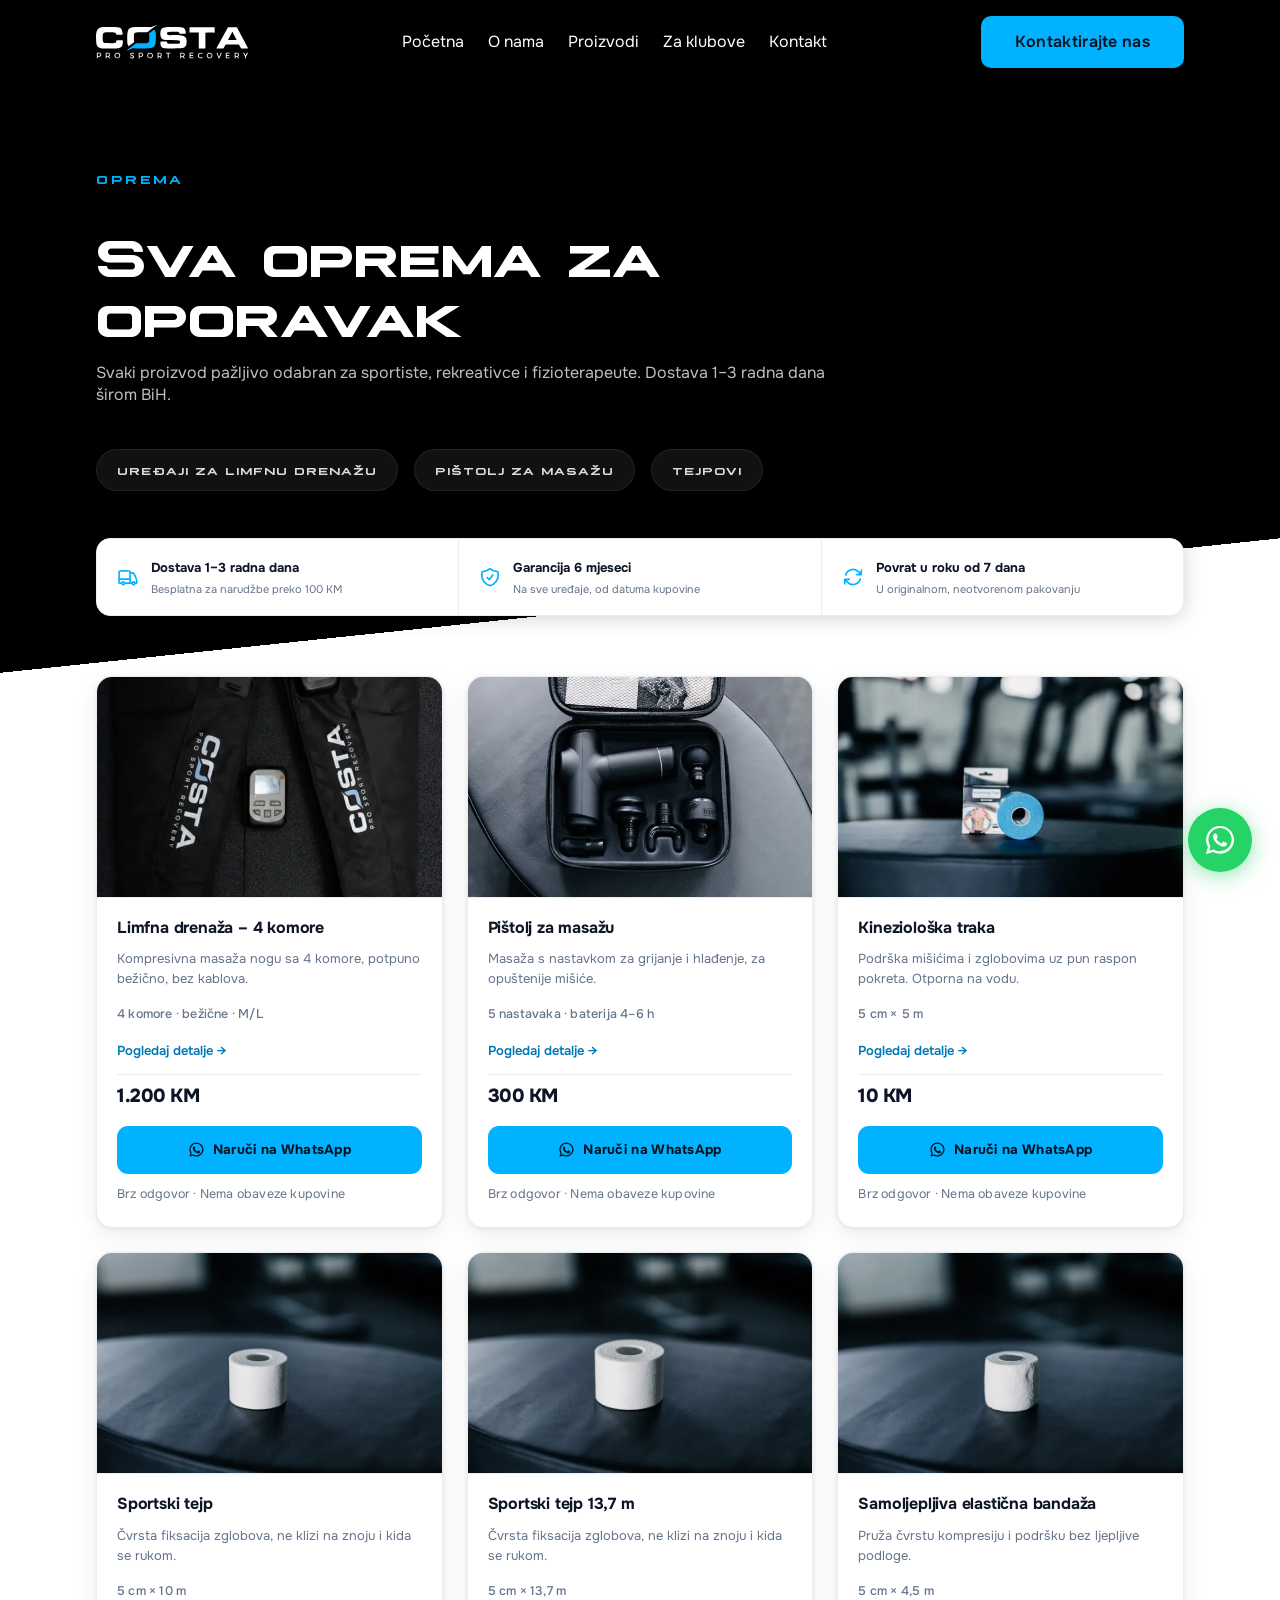
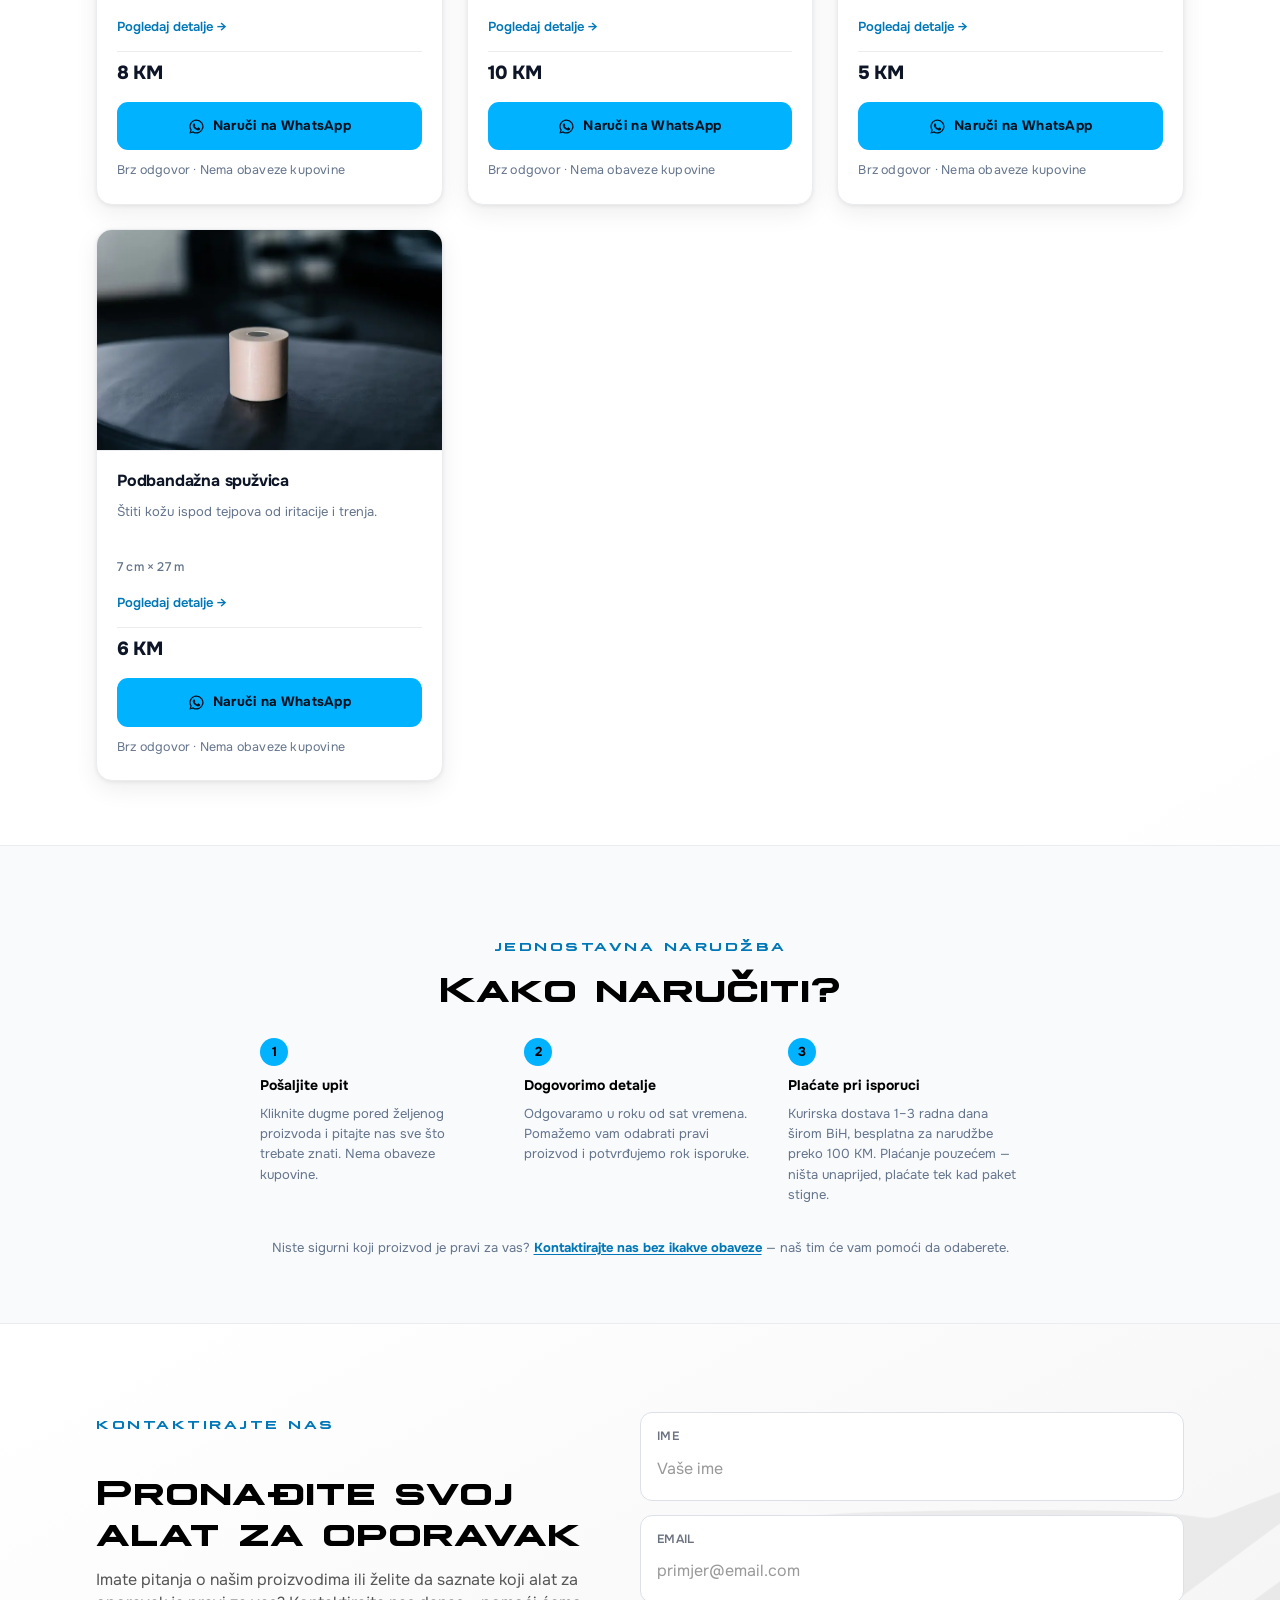
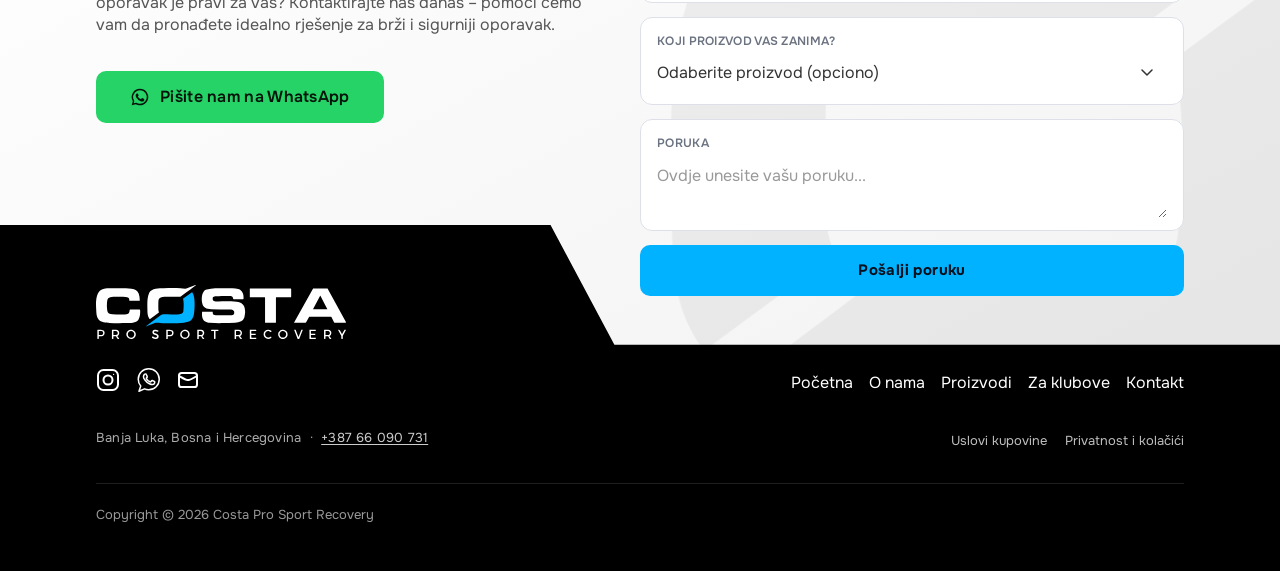
<file: costa-website/proizvodi.html>
<!DOCTYPE html><!-- This site was created in Webflow. https://webflow.com --><!-- Last Published: Sun Feb 15 2026 12:55:45 GMT+0000 (Coordinated Universal Time) --><html lang="bs" data-wf-domain="costa-78e3b6.webflow.io" data-wf-page="6915d39385220ad48e4d8ce0" data-wf-site="690329414cb99883a5636027" data-wf-status="1"><head>
    <!-- Google Tag Manager -->
    <script>(function(w,d,s,l,i){w[l]=w[l]||[];w[l].push({'gtm.start':
    new Date().getTime(),event:'gtm.js'});var f=d.getElementsByTagName(s)[0],
    j=d.createElement(s),dl=l!='dataLayer'?'&l='+l:'';j.async=true;j.src=
    'https://www.googletagmanager.com/gtm.js?id='+i+dl;f.parentNode.insertBefore(j,f);
    })(window,document,'script','dataLayer','GTM-5XQ25KWZ');</script>
    <!-- End Google Tag Manager -->
    <meta charset="utf-8">
    <title>Cijene: sportski tejp, pištolj za masažu i limfna drenaža | Costa Pro</title>
    <meta content="Katalog s cijenama: sportski tejp od 8 KM, kineziološka traka, bandaže, pištolj za masažu 300 KM i čizme za limfnu drenažu 1.200 KM. Dostava po cijeloj BiH, plaćanje pouzećem." name="description">
    <meta content="Cijene: sportski tejp, pištolj za masažu i limfna drenaža | Costa Pro" property="og:title">
    <meta content="Katalog s cijenama: sportski tejp od 8 KM, kineziološka traka, bandaže, pištolj za masažu 300 KM i čizme za limfnu drenažu 1.200 KM. Dostava po cijeloj BiH, plaćanje pouzećem." property="og:description">
    <meta content="Cijene: sportski tejp, pištolj za masažu i limfna drenaža | Costa Pro" property="twitter:title">
    <meta content="Katalog s cijenama: sportski tejp od 8 KM, kineziološka traka, bandaže, pištolj za masažu 300 KM i čizme za limfnu drenažu 1.200 KM. Dostava po cijeloj BiH, plaćanje pouzećem." property="twitter:description">
    <meta property="og:type" content="website">
    <meta content="summary_large_image" name="twitter:card">
    <meta property="og:image" content="https://costapro.ba/images/proizvodi/proizvodi%20limfna.jpeg">
    <meta name="twitter:image" content="https://costapro.ba/images/proizvodi/proizvodi%20limfna.jpeg">
    <meta content="width=device-width, initial-scale=1" name="viewport">
    <meta content="Webflow" name="generator">
    <link rel="canonical" href="https://costapro.ba/proizvodi.html">
    <meta property="og:url" content="https://costapro.ba/proizvodi.html">

    <link href="images/6991c1edc191689aac468a08_cost%20aico.png" rel="shortcut icon" type="image/x-icon">
    <link href="images/6991c24762b93aa58e448d6c_costa%20webclip.png" rel="apple-touch-icon">
    <script type="text/javascript">
    (function(c,l,a,r,i,t,y){
        c[a]=c[a]||function(){(c[a].q=c[a].q||[]).push(arguments)};
        t=l.createElement(r);t.async=1;t.src="https://www.clarity.ms/tag/"+i;
        y=l.getElementsByTagName(r)[0];y.parentNode.insertBefore(t,y);
    })(window, document, "clarity", "script", "vp40ejj4ta");
    </script>

    <!-- Meta Pixel: HARDCODED here, not in GTM. If this is ever moved into GTM (GTM-5XQ25KWZ), delete this block first or PageViews will be counted twice.
         Keep fbq.disablePushState = true; before fbq('init'): without it the product filter's URL change (?filter=...) fires an extra PageView on every click. -->
    <!-- Meta Pixel Code -->
    <script>
    !function(f,b,e,v,n,t,s)
    {if(f.fbq)return;n=f.fbq=function(){n.callMethod?
    n.callMethod.apply(n,arguments):n.queue.push(arguments)};
    if(!f._fbq)f._fbq=n;n.push=n;n.loaded=!0;n.version='2.0';
    n.queue=[];t=b.createElement(e);t.async=!0;
    t.src=v;s=b.getElementsByTagName(e)[0];
    s.parentNode.insertBefore(t,s)}(window, document,'script',
    'https://connect.facebook.net/en_US/fbevents.js');
    fbq.disablePushState = true;
    fbq('init', '1083569227592346');
    fbq('track', 'PageView');
    </script>
    <noscript><img height="1" width="1" style="display:none"
    src="https://www.facebook.com/tr?id=1083569227592346&ev=PageView&noscript=1"
    /></noscript>
    <!-- End Meta Pixel Code -->
    <!-- Google Analytics 4: HARDCODED here, not in GTM. If this is ever moved into GTM (GTM-5XQ25KWZ), delete this block first or PageViews will be counted twice. -->
    <script async src="https://www.googletagmanager.com/gtag/js?id=G-Q9NFE45MBG"></script>
    <script>
      window.dataLayer = window.dataLayer || [];
      function gtag(){dataLayer.push(arguments);}
      gtag('js', new Date());
      gtag('config', 'G-Q9NFE45MBG');
    </script>
    <!-- End Google Analytics 4 -->
    <link rel="preload" href="fonts/plateia-bold.woff2" as="font" type="font/woff2" crossorigin>
    <link rel="preload" href="fonts/onest-variable.woff2" as="font" type="font/woff2" crossorigin>
    <link rel="stylesheet" href="css/style.css?v=20261008b">
    <link rel="stylesheet" href="css/costa-pages.css?v=20261008b">
    <script type="application/ld+json">
{
  "@context": "https://schema.org",
  "@type": "ItemList",
  "name": "Proizvodi Costa Pro Sport Recovery",
  "itemListElement": [
    {
      "@type": "ListItem",
      "position": 1,
      "url": "https://costapro.ba/limfna-drenaza-4-komore.html",
      "name": "Limfna drenaža – 4 komore"
    },
    {
      "@type": "ListItem",
      "position": 2,
      "url": "https://costapro.ba/pistolj-za-masazu.html",
      "name": "Pištolj za masažu"
    },
    {
      "@type": "ListItem",
      "position": 3,
      "url": "https://costapro.ba/tejpovi.html#kinezioloska-traka",
      "name": "Kineziološka traka 5 cm × 5 m"
    },
    {
      "@type": "ListItem",
      "position": 4,
      "url": "https://costapro.ba/tejpovi.html#sportski-tejp",
      "name": "Sportski tejp 5 cm × 10 m"
    },
    {
      "@type": "ListItem",
      "position": 5,
      "url": "https://costapro.ba/tejpovi.html#sportski-tejp-13-7",
      "name": "Sportski tejp 5 cm × 13,7 m"
    },
    {
      "@type": "ListItem",
      "position": 6,
      "url": "https://costapro.ba/tejpovi.html#samoljepljiva-bandaza",
      "name": "Samoljepljiva elastična bandaža 5 cm × 4,5 m"
    },
    {
      "@type": "ListItem",
      "position": 7,
      "url": "https://costapro.ba/tejpovi.html#podbandazna-spuzvica",
      "name": "Podbandažna spužvica 7 cm × 27 m"
    }
  ]
}
    </script>
  </head>
  <body class="body">
    <!-- Google Tag Manager (noscript) -->
    <noscript><iframe src="https://www.googletagmanager.com/ns.html?id=GTM-5XQ25KWZ"
    height="0" width="0" style="display:none;visibility:hidden"></iframe></noscript>
    <!-- End Google Tag Manager (noscript) -->
    <div class="page-wrapper">
      <div class="navbar">
        <div class="navbar-padding">
          <div class="container-large">
            <div class="navbar_content"><a href="index.html" class="brand w-inline-block"><img src="images/69032d27c19b1f66c879b356_costa%20logo.svg" loading="lazy" alt="Costa pro sport recovery"></a>
              <div class="nav_list" id="cp-nav">
                <div class="nav-links"><a href="index.html" class="nav_link">Početna</a><a href="index.html#about" class="nav_link">O nama</a><a href="proizvodi.html" aria-current="page" class="nav_link w--current">Proizvodi</a><a href="za-klubove.html" class="nav_link">Za klubove</a><a href="index.html#contact" class="nav_link">Kontakt</a></div><a href="https://wa.me/38766090731?text=Zdravo!%20Zanima%20me%20vi%C5%A1e%20o%20va%C5%A1im%20proizvodima." class="button w-button" target="_blank" rel="noopener">Kontaktirajte nas</a>
              </div>
              <button type="button" class="cp-burger" aria-label="Otvori meni" aria-expanded="false" aria-controls="cp-nav"><span></span><span></span><span></span></button>
            </div>
          </div>
        </div>
      </div>
      <div class="main-wrapper">
        <div class="spacer"></div>
        <div class="section_products page">
          <div class="padding-global is-product-page">
            <div class="container-large">
              <div class="products_content left">
                <div class="products_text left">
                  <div class="section-tag highlight-text">Oprema</div>
                  <h1 class="heading">Sva oprema za oporavak</h1>
                  <p class="text-color-lightgray">Svaki proizvod pažljivo odabran za sportiste, rekreativce i fizioterapeute. Dostava 1–3 radna dana širom&nbsp;BiH.</p>
                </div>
                <div class="products_filter-wrap">
                  <div class="w-form">
                    <form id="email-form-2" name="email-form-2" data-name="Email Form 2" method="get" data-wf-page-id="6915d39385220ad48e4d8ce0" data-wf-element-id="dcd5d06a-a4c8-76ed-6380-b4c060ccd05a">
                      <div class="filter_tags"><label data-filter="limfna-drenaza" class="w-checkbox filter_group"><input type="checkbox" id="filter-limfna" name="filter-limfna" data-name="Checkbox" class="w-checkbox-input filter-checkbox"><span class="w-form-label" for="filter-limfna">Uređaji za limfnu drenažu</span></label><label data-filter="pistolj-za-masazu" class="w-checkbox filter_group"><input type="checkbox" id="filter-pistolj" name="filter-pistolj" data-name="Checkbox" class="w-checkbox-input filter-checkbox"><span class="w-form-label" for="filter-pistolj">Pištolj za masažu</span></label><label data-filter="tejp" class="w-checkbox filter_group"><input type="checkbox" id="filter-tejp" name="filter-tejp" data-name="Checkbox" class="w-checkbox-input filter-checkbox"><span class="w-form-label" for="filter-tejp">Tejpovi</span></label>                        <div class="w-embed">
                          <style>
                            .filter_group:has(input[type="checkbox"]:checked) {
                              background-color: #00B2FF;
                            }
                          </style>
                        </div>
                      </div>
                    </form>
                    <div class="w-form-done">
                      <div>Hvala! Javit ćemo vam se uskoro.</div>
                    </div>
                    <div class="w-form-fail">
                      <div>Ups! Nešto je pošlo po krivu. Pokušajte ponovo.</div>
                    </div>
                  </div>
                </div>
                <div class="delivery-trust-bar">
                  <div class="delivery-trust-item">
                    <svg xmlns="http://www.w3.org/2000/svg" fill="none" viewBox="0 0 24 24" stroke="currentColor" stroke-width="1.8" aria-hidden="true"><path stroke-linecap="round" stroke-linejoin="round" d="M8.25 18.75a1.5 1.5 0 01-3 0m3 0a1.5 1.5 0 00-3 0m3 0h6m-9 0H3.375a1.125 1.125 0 01-1.125-1.125V14.25m17.25 4.5a1.5 1.5 0 01-3 0m3 0a1.5 1.5 0 00-3 0m3 0h1.125c.621 0 1.129-.504 1.09-1.124a17.902 17.902 0 00-3.213-9.193 2.056 2.056 0 00-1.58-.86H14.25M16.5 18.75h-2.25m0-11.177v-.958c0-.568-.422-1.048-.987-1.106a48.554 48.554 0 00-10.026 0 1.106 1.106 0 00-.987 1.106v7.635m12-6.677v6.677m0 4.5v-4.5m0 0h-12"/></svg>
                    <div>
                      <strong>Dostava 1–3 radna dana</strong>
                      <span>Besplatna za narudžbe preko 100 KM</span>
                    </div>
                  </div>
                  <div class="delivery-trust-divider"></div>
                  <div class="delivery-trust-item">
                    <svg xmlns="http://www.w3.org/2000/svg" fill="none" viewBox="0 0 24 24" stroke="currentColor" stroke-width="1.8" aria-hidden="true"><path stroke-linecap="round" stroke-linejoin="round" d="M9 12.75L11.25 15 15 9.75m-3-7.036A11.959 11.959 0 013.598 6 11.955 11.955 0 003 9.749c0 5.592 3.824 10.29 9 11.623 5.176-1.332 9-6.03 9-11.622 0-1.31-.21-2.571-.598-3.751h-.152c-3.196 0-6.1-1.248-8.25-3.285z"/></svg>
                    <div>
                      <strong>Garancija 6&nbsp;mjeseci</strong>
                      <span>Na sve uređaje, od datuma kupovine</span>
                    </div>
                  </div>
                  <div class="delivery-trust-divider"></div>
                  <div class="delivery-trust-item">
                    <svg xmlns="http://www.w3.org/2000/svg" fill="none" viewBox="0 0 24 24" stroke="currentColor" stroke-width="1.8" aria-hidden="true"><path stroke-linecap="round" stroke-linejoin="round" d="M16.023 9.348h4.992v-.001M2.985 19.644v-4.992m0 0h4.992m-4.993 0l3.181 3.183a8.25 8.25 0 0013.803-3.7M4.031 9.865a8.25 8.25 0 0113.803-3.7l3.181 3.182m0-4.991v4.99"/></svg>
                    <div>
                      <strong>Povrat u roku od 7 dana</strong>
                      <span>U originalnom, neotvorenom pakovanju</span>
                    </div>
                  </div>
                </div>
                <h2 class="cp-visually-hidden">Svi proizvodi</h2>
                <div class="products_wrap">
                  <div data-proizvod="limfna-drenaza" class="product_item">
                    <div class="product_image-wrap"><a href="limfna-drenaza-4-komore.html" class="product_image-link" aria-label="Limfna drenaža – 4 komore: detalji"><img src="images/opt/limfna-600.webp" loading="lazy" width="600" height="901" sizes="(max-width: 1000px) 100vw, 1000px" alt="Uređaj za limfnu drenažu sa 4 komore" class="product_image"></a></div>
                    <div class="product_item-content">
                      <h3 class="card_item-text"><a href="limfna-drenaza-4-komore.html" style="color:inherit;text-decoration:none">Limfna drenaža – 4 komore</a></h3>
                      <p class="product_benefit">Kompresivna masaža nogu sa 4 komore, potpuno bežično, bez kablova.</p>
                      <p class="product_description">4 komore · bežične · M/L</p>
                      <a href="limfna-drenaza-4-komore.html" class="product_details-link">Pogledaj detalje →</a>
                      <p class="product_price">1.200 KM</p>
                      <a href="https://wa.me/38766090731?text=Zdravo%2C%20zanima%20me%20proizvod%3A%20Limfna%20drena%C5%BEa%20%E2%80%93%204%20komore" class="product_wa-btn" target="_blank" rel="noopener">Naruči na WhatsApp</a>
                      <p class="product_wa-reassurance">Brz odgovor · Nema obaveze kupovine</p>
                    </div>
                  </div>
                  <div data-proizvod="pistolj-za-masazu" class="product_item">
                    <div class="product_image-wrap"><a href="pistolj-za-masazu.html" class="product_image-link" aria-label="Pištolj za masažu: detalji"><img src="images/opt/pistolj-600.webp" loading="lazy" width="600" height="400" sizes="(max-width: 1000px) 100vw, 1000px" alt="Pištolj za masažu s funkcijama grijanja i hlađenja" class="product_image is-kinezio"></a></div>
                    <div class="product_item-content">
                      <h3 class="card_item-text"><a href="pistolj-za-masazu.html" style="color:inherit;text-decoration:none">Pištolj za masažu</a></h3>
                      <p class="product_benefit">Masaža s nastavkom za grijanje i hlađenje, za opuštenije mišiće.</p>
                      <p class="product_description">5 nastavaka · baterija 4–6 h</p>
                      <a href="pistolj-za-masazu.html" class="product_details-link">Pogledaj detalje →</a>
                      <p class="product_price">300 KM</p>
                      <a href="https://wa.me/38766090731?text=Zdravo%2C%20zanima%20me%20proizvod%3A%20Pi%C5%A1tolj%20za%20masa%C5%BEu" class="product_wa-btn" target="_blank" rel="noopener">Naruči na WhatsApp</a>
                      <p class="product_wa-reassurance">Brz odgovor · Nema obaveze kupovine</p>
                    </div>
                  </div>
                  <div data-proizvod="tejp" class="product_item">
                    <div class="product_image-wrap"><a href="tejpovi.html#kinezioloska-traka" class="product_image-link" aria-label="Kineziološka traka: detalji"><img src="images/opt/kinezioloska-traka-800.webp" loading="lazy" width="800" height="534" sizes="(max-width: 1000px) 100vw, 1000px" alt="Kineziološka traka za podršku mišićima i zglobovima" class="product_image is-kinezio"></a></div>
                    <div class="product_item-content">
                      <h3 class="card_item-text"><a href="tejpovi.html#kinezioloska-traka" style="color:inherit;text-decoration:none">Kineziološka traka</a></h3>
                      <p class="product_benefit">Podrška mišićima i zglobovima uz pun raspon pokreta. Otporna na vodu.</p>
                      <p class="product_description">5 cm × 5 m</p>
                      <a href="tejpovi.html#kinezioloska-traka" class="product_details-link">Pogledaj detalje →</a>
                      <p class="product_price">10 KM</p>
                      <a href="https://wa.me/38766090731?text=Zdravo%2C%20zanima%20me%20proizvod%3A%20Kineziolo%C5%A1ka%20traka" class="product_wa-btn" target="_blank" rel="noopener">Naruči na WhatsApp</a>
                      <p class="product_wa-reassurance">Brz odgovor · Nema obaveze kupovine</p>
                    </div>
                  </div>
                  <div data-proizvod="tejp" class="product_item">
                    <div class="product_image-wrap"><a href="tejpovi.html#sportski-tejp" class="product_image-link" aria-label="Sportski tejp: detalji"><img src="images/opt/sportski-tejp-800.webp" loading="lazy" width="800" height="534" sizes="(max-width: 1000px) 100vw, 1000px" alt="Sportski tejp za stabilizaciju zglobova i mišića" class="product_image"></a></div>
                    <div class="product_item-content">
                      <h3 class="card_item-text"><a href="tejpovi.html#sportski-tejp" style="color:inherit;text-decoration:none">Sportski tejp</a></h3>
                      <p class="product_benefit">Čvrsta fiksacija zglobova, ne klizi na znoju i kida se rukom.</p>
                      <p class="product_description">5 cm × 10 m</p>
                      <a href="tejpovi.html#sportski-tejp" class="product_details-link">Pogledaj detalje →</a>
                      <p class="product_price">8 KM</p>
                      <a href="https://wa.me/38766090731?text=Zdravo%2C%20zanima%20me%20proizvod%3A%20Sportski%20tejp%205cmx10m" class="product_wa-btn" target="_blank" rel="noopener">Naruči na WhatsApp</a>
                      <p class="product_wa-reassurance">Brz odgovor · Nema obaveze kupovine</p>
                    </div>
                  </div>
                  <div data-proizvod="tejp" class="product_item">
                    <div class="product_image-wrap"><a href="tejpovi.html#sportski-tejp-13-7" class="product_image-link" aria-label="Sportski tejp 13,7 m: detalji"><img src="images/opt/sportski-tejp-13-7-800.webp" loading="lazy" width="800" height="534" sizes="(max-width: 1000px) 100vw, 1000px" alt="Sportski tejp 5 cm × 13,7 m za stabilizaciju zglobova i mišića" class="product_image"></a></div>
                    <div class="product_item-content">
                      <h3 class="card_item-text"><a href="tejpovi.html#sportski-tejp-13-7" style="color:inherit;text-decoration:none">Sportski tejp 13,7 m</a></h3>
                      <p class="product_benefit">Čvrsta fiksacija zglobova, ne klizi na znoju i kida se rukom.</p>
                      <p class="product_description">5 cm × 13,7 m</p>
                      <a href="tejpovi.html#sportski-tejp-13-7" class="product_details-link">Pogledaj detalje →</a>
                      <p class="product_price">10 KM</p>
                      <a href="https://wa.me/38766090731?text=Zdravo%2C%20zanima%20me%20proizvod%3A%20Sportski%20tejp%205cmx13%2C7m" class="product_wa-btn" target="_blank" rel="noopener">Naruči na WhatsApp</a>
                      <p class="product_wa-reassurance">Brz odgovor · Nema obaveze kupovine</p>
                    </div>
                  </div>
                  <div data-proizvod="tejp" class="product_item">
                    <div class="product_image-wrap"><a href="tejpovi.html#samoljepljiva-bandaza" class="product_image-link" aria-label="Samoljepljiva elastična bandaža: detalji"><img src="images/opt/samoljepljiva-bandaza-800.webp" loading="lazy" width="800" height="534" sizes="(max-width: 1000px) 100vw, 1000px" alt="Samoljepljiva elastična bandaža za kompresiju i podršku" class="product_image"></a></div>
                    <div class="product_item-content">
                      <h3 class="card_item-text"><a href="tejpovi.html#samoljepljiva-bandaza" style="color:inherit;text-decoration:none">Samoljepljiva elastična bandaža</a></h3>
                      <p class="product_benefit">Pruža čvrstu kompresiju i podršku bez ljepljive podloge.</p>
                      <p class="product_description">5 cm × 4,5 m</p>
                      <a href="tejpovi.html#samoljepljiva-bandaza" class="product_details-link">Pogledaj detalje →</a>
                      <p class="product_price">5 KM</p>
                      <a href="https://wa.me/38766090731?text=Zdravo%2C%20zanima%20me%20proizvod%3A%20Samoljepljiva-Elasti%C4%8Dna%20banda%C5%BEa" class="product_wa-btn" target="_blank" rel="noopener">Naruči na WhatsApp</a>
                      <p class="product_wa-reassurance">Brz odgovor · Nema obaveze kupovine</p>
                    </div>
                  </div>
                  <div data-proizvod="tejp" class="product_item">
                    <div id="w-node-_1a424550-21ac-d39d-8bd0-84bfeb604a19-8e4d8ce0" class="product_image-wrap"><a href="tejpovi.html#podbandazna-spuzvica" class="product_image-link" aria-label="Podbandažna spužvica: detalji"><img src="images/opt/podbandazna-spuzvica-800.webp" loading="lazy" width="800" height="534" sizes="(max-width: 1000px) 100vw, 1000px" alt="Podbandažna spužvica za zaštitu kože ispod tejpova" class="product_image"></a></div>
                    <div class="product_item-content">
                      <h3 class="card_item-text"><a href="tejpovi.html#podbandazna-spuzvica" style="color:inherit;text-decoration:none">Podbandažna spužvica</a></h3>
                      <p class="product_benefit">Štiti kožu ispod tejpova od iritacije i trenja.</p>
                      <p class="product_description">7 cm × 27 m</p>
                      <a href="tejpovi.html#podbandazna-spuzvica" class="product_details-link">Pogledaj detalje →</a>
                      <p class="product_price">6 KM</p>
                      <a href="https://wa.me/38766090731?text=Zdravo%2C%20zanima%20me%20proizvod%3A%20Podbanda%C5%BEna%20spu%C5%BEvica" class="product_wa-btn" target="_blank" rel="noopener">Naruči na WhatsApp</a>
                      <p class="product_wa-reassurance">Brz odgovor · Nema obaveze kupovine</p>
                    </div>
                  </div>
                </div>
              </div>
            </div>
          </div>
          <div class="products_bg-gradiend"></div>
        </div>
        <div class="section-how-to-order">
          <div class="padding-global">
            <div class="container-large">
              <div class="how-to-order">
                <span class="how-to-order_tag">Jednostavna narudžba</span>
                <h2 class="how-to-order_heading">Kako naručiti?</h2>
                <div class="how-to-order_steps">
                  <div class="how-to-order_step">
                    <span class="how-to-order_num">1</span>
                    <strong>Pošaljite upit</strong>
                    <span>Kliknite dugme pored željenog proizvoda i pitajte nas sve što trebate znati. Nema obaveze kupovine.</span>
                  </div>
                  <div class="how-to-order_step">
                    <span class="how-to-order_num">2</span>
                    <strong>Dogovorimo detalje</strong>
                    <span>Odgovaramo u roku od sat vremena. Pomažemo vam odabrati pravi proizvod i potvrđujemo rok isporuke.</span>
                  </div>
                  <div class="how-to-order_step">
                    <span class="how-to-order_num">3</span>
                    <strong>Plaćate pri isporuci</strong>
                    <span>Kurirska dostava 1–3 radna dana širom BiH, besplatna za narudžbe preko 100 KM. Plaćanje pouzećem — ništa unaprijed, plaćate tek kad paket stigne.</span>
                  </div>
                </div>
                <p class="how-to-order_note">Niste sigurni koji proizvod je pravi za vas? <a href="https://wa.me/38766090731?text=Zdravo!%20Treba%20mi%20pomo%C4%87%20oko%20izbora%20proizvoda." target="_blank" rel="noopener" data-location="koraci">Kontaktirajte nas bez ikakve obaveze</a> — naš tim će vam pomoći da odaberete.</p>
              </div>
            </div>
          </div>
        </div>
        <div id="contact" class="section_contact">
          <div class="padding-global">
            <div class="container-large">
              <div class="contact_content text-color-black">
                <div class="contact_text">
                  <div class="section-tag highlight-text">Kontaktirajte nas</div>
                  <h2 class="heading-10">Pronađite svoj alat za oporavak</h2>
                  <p class="text-color-gray">Imate pitanja o našim proizvodima ili želite da saznate koji alat za oporavak je pravi za vas? Kontaktirajte nas danas – pomoći ćemo vam da pronađete idealno rješenje za brži i sigurniji oporavak.</p>
                  <a href="https://wa.me/38766090731?text=Zdravo!%20Zanima%20me%20vi%C5%A1e%20o%20va%C5%A1im%20proizvodima." class="button w-button cp-contact-wa" target="_blank" rel="noopener" data-location="kontakt"><svg viewBox="0 0 24 24" fill="#04140a" aria-hidden="true"><path d="M12 2a10 10 0 0 0-8.6 15.1L2 22l5-1.3A10 10 0 1 0 12 2zm0 18.2c-1.5 0-3-.4-4.3-1.2l-.3-.2-3 .8.8-2.9-.2-.3A8.2 8.2 0 1 1 12 20.2zm4.5-6.1c-.2-.1-1.5-.7-1.7-.8-.2-.1-.4-.1-.6.1l-.8 1c-.1.2-.3.2-.5.1a6.7 6.7 0 0 1-3.3-2.9c-.2-.4.2-.4.7-1.3.1-.2 0-.3 0-.4l-.8-1.8c-.2-.5-.4-.4-.6-.4h-.5a1 1 0 0 0-.7.3 3 3 0 0 0-.9 2.2c0 1.3.9 2.5 1 2.7.1.2 1.8 2.8 4.4 3.9 1.6.7 2.3.8 3.1.6.5-.1 1.5-.6 1.7-1.2.2-.6.2-1.1.2-1.2-.1-.1-.3-.2-.5-.3z"/></svg>Pišite nam na WhatsApp</a>
                </div>
                 <div class="contact_form">
                  <div class="w-form">
                    <form   action="https://formspree.io/f/xpqjybyr"
                      method="POST" id="email-form" name="email-form" >
                      <div class="formgroup"><label for="name" class="label">Ime</label><input class="input-field w-input" maxlength="256" name="name" data-name="Name" placeholder="Vaše ime" type="text" id="name" required=""></div>
                      <div class="formgroup"><label for="email" class="label">Email</label><input class="input-field w-input" maxlength="256" name="email" data-name="Email" placeholder="primjer@email.com" type="email" id="email" required=""></div>
                      <div class="formgroup"><label for="product-interest" class="label">Koji proizvod vas zanima?</label><select name="product" id="product-interest" class="input-field w-input"><option value="">Odaberite proizvod (opciono)</option><option value="Sportski tejp">Sportski tejp</option><option value="Sportski tejp 13,7m">Sportski tejp 13,7 m</option><option value="Samoljepljiva bandaža">Samoljepljiva elastična bandaža</option><option value="Podbandažna spužvica">Podbandažna spužvica</option><option value="Kineziološka traka">Kineziološka traka</option><option value="Limfna drenaža (4 komore)">Limfna drenaža – 4 komore</option><option value="Pištolj za masažu">Pištolj za masažu</option><option value="Opšte pitanje">Opšte pitanje</option></select></div>
                      <div class="formgroup"><label for="field" class="label">Poruka</label><textarea placeholder="Ovdje unesite vašu poruku..." maxlength="5000" id="field" name="field" data-name="Field" class="textarea w-input"></textarea></div>
                      <button class="submit-button" type="submit">Pošalji poruku</button>
                    </form>
                    <div class="w-form-done">
                      <div>Hvala! Javit ćemo vam se uskoro.</div>
                    </div>
                    <div class="w-form-fail">
                      <div>Ups! Nešto je pošlo po krivu. Pokušajte ponovo.</div>
                    </div>
                  </div>
                </div>
              </div>
            </div>
          </div>
        </div>
      </div>
      <div class="footer">
        <div class="padding_footer">
          <div class="container-large">
            <div class="footer_content">
              <div class="footer_logo-wrap"><img src="images/69032d27c19b1f66c879b356_costa%20logo.svg" loading="lazy" alt="costa logo" class="image-2"></div>
              <div class="footer_links">
                <div class="social_links">
                  <div class="icon_wrap"><a href="https://www.instagram.com/costa_prosportrecovery/" class="footer-icon_wrap w-inline-block" aria-label="Instagram" target="_blank" rel="noopener"><img src="images/icons/instagram.svg" loading="lazy" alt="instagram icon" class="footer_icon"></a></div>
                  <div class="icon_wrap"><a href="https://wa.me/38766090731" target="_blank" rel="noopener" class="footer-icon_wrap w-inline-block" aria-label="WhatsApp"><img src="images/icons/whatsapp.svg" loading="lazy" alt="whatsapp icon" class="footer_icon"></a></div>
                 <div class="icon_wrap"><a href="mailto:info@costapro.ba" class="footer-icon_wrap w-inline-block" aria-label="Email"><img src="images/icons/mail.svg" loading="lazy" alt="email ikona" class="footer_icon"></a></div>
                </div>
                <ul role="list" class="footer_nav-links">
                  <li class="footer_link"><a href="/index.html" class="footer_a w-inline-block">
                      <div>Početna</div>
                    </a></li>
                  <li class="footer_link"><a href="/index.html#about" class="footer_a w-inline-block">
                      <div>O nama</div>
                    </a></li>
                  <li class="footer_link"><a href="proizvodi.html" class="footer_a w-inline-block">
                      <div>Proizvodi</div>
                    </a></li>
                  <li class="footer_link"><a href="za-klubove.html" class="footer_a w-inline-block">
                      <div>Za klubove</div>
                    </a></li>
                  <li class="footer_link"><a href="/index.html#contact" class="footer_a w-inline-block">
                      <div>Kontakt</div>
                    </a></li>
                </ul>
              </div>
              <div class="cp-footer-legal"><a href="uslovi-kupovine.html">Uslovi kupovine</a><a href="politika-privatnosti.html">Privatnost i kolačići</a></div>
              <div class="footer_info">Banja Luka, Bosna i Hercegovina &nbsp;·&nbsp; <a href="tel:+38766090731">+387 66 090 731</a></div>
              <div>Copyright © 2026 Costa Pro Sport Recovery</div>
            </div>
          </div>
        </div>
      </div>
    </div>
  
   
    <a href="https://wa.me/38766090731?text=Zdravo!%20Zanima%20me%20vi%C5%A1e%20o%20va%C5%A1im%20proizvodima." class="whatsapp-float" target="_blank" rel="noopener" aria-label="Kontaktirajte nas na WhatsApp">
      <svg xmlns="http://www.w3.org/2000/svg" viewBox="0 0 448 512"><path d="M380.9 97.1C339 55.1 283.2 32 223.9 32c-122.4 0-222 99.6-222 222 0 39.1 10.2 77.3 29.6 111L0 480l117.7-30.9c32.4 17.7 68.9 27 106.1 27h.1c122.3 0 224.1-99.6 224.1-222 0-59.3-25.2-115-67.1-157zm-157 341.6c-33.2 0-65.7-8.9-94-25.7l-6.7-4-69.8 18.3L72 353.4l-4.4-7c-18.5-29.4-28.2-63.3-28.2-98.2 0-101.7 82.8-184.5 184.6-184.5 49.3 0 95.6 19.2 130.4 54.1 34.8 34.9 56.2 81.2 56.1 130.5 0 101.8-84.9 184.6-186.6 184.6zm101.2-138.2c-5.5-2.8-32.8-16.2-37.9-18-5.1-1.9-8.8-2.8-12.5 2.8-3.7 5.6-14.3 18-17.6 21.8-3.2 3.7-6.5 4.2-12 1.4-32.6-16.3-54-29.1-75.5-66-5.7-9.8 5.7-9.1 16.3-30.3 1.8-3.7.9-6.9-.5-9.7-1.4-2.8-12.5-30.1-17.1-41.2-4.5-10.8-9.1-9.3-12.5-9.5-3.2-.2-6.9-.2-10.6-.2-3.7 0-9.7 1.4-14.8 6.9-5.1 5.6-19.4 19-19.4 46.3 0 27.3 19.9 53.7 22.6 57.4 2.8 3.7 39.1 59.7 94.8 83.8 35.2 15.2 49 16.5 66.6 13.9 10.7-1.6 32.8-13.4 37.4-26.4 4.6-13 4.6-24.1 3.2-26.4-1.3-2.5-5-3.9-10.5-6.6z"/></svg>
    </a>
    <script>
     
      const checkboxes = document.querySelectorAll('input[type="checkbox"]');
const products = document.querySelectorAll('[data-proizvod]');

// --- Apply filters based on checkboxes ---
function applyFilter() {
  // Get active filters from LABEL that contains the checkbox
  const activeFilters = [...checkboxes]
    .filter(cb => cb.checked)
    .map(cb => cb.closest('[data-filter]').getAttribute('data-filter'));

  // Update URL query params
  const url = new URL(window.location);
  if (activeFilters.length) {
    url.searchParams.set('filter', activeFilters.join(',')); // store multiple filters as comma-separated
  } else {
    url.searchParams.delete('filter');
  }
  history.replaceState(null, '', url);

  // Show/hide products
  if (activeFilters.length === 0) {
    products.forEach(p => p.style.display = '');
    return;
  }

  products.forEach(product => {
    const proizvod = product.getAttribute('data-proizvod');
    product.style.display = activeFilters.includes(proizvod) ? '' : 'none';
  });
}

// --- Initialize filters from URL on page load ---
function initFiltersFromURL() {
  const params = new URLSearchParams(window.location.search);
  const filterParam = params.get('filter');
  if (!filterParam) return;

  const activeFilters = filterParam.split(',');
  checkboxes.forEach(cb => {
    const filterValue = cb.closest('[data-filter]').getAttribute('data-filter');
    if (activeFilters.includes(filterValue)) cb.checked = true;
  });

  applyFilter(); // Apply filtering immediately
}

// --- Event listeners ---
checkboxes.forEach(cb => cb.addEventListener('change', applyFilter));

// --- Initialize ---
initFiltersFromURL();


    </script>
  
    <script src="js/costa-pages.js?v=20261008b" defer></script>
    <script src="js/costa-tracking.js?v=20261008b" defer></script>
</body></html>
</file>
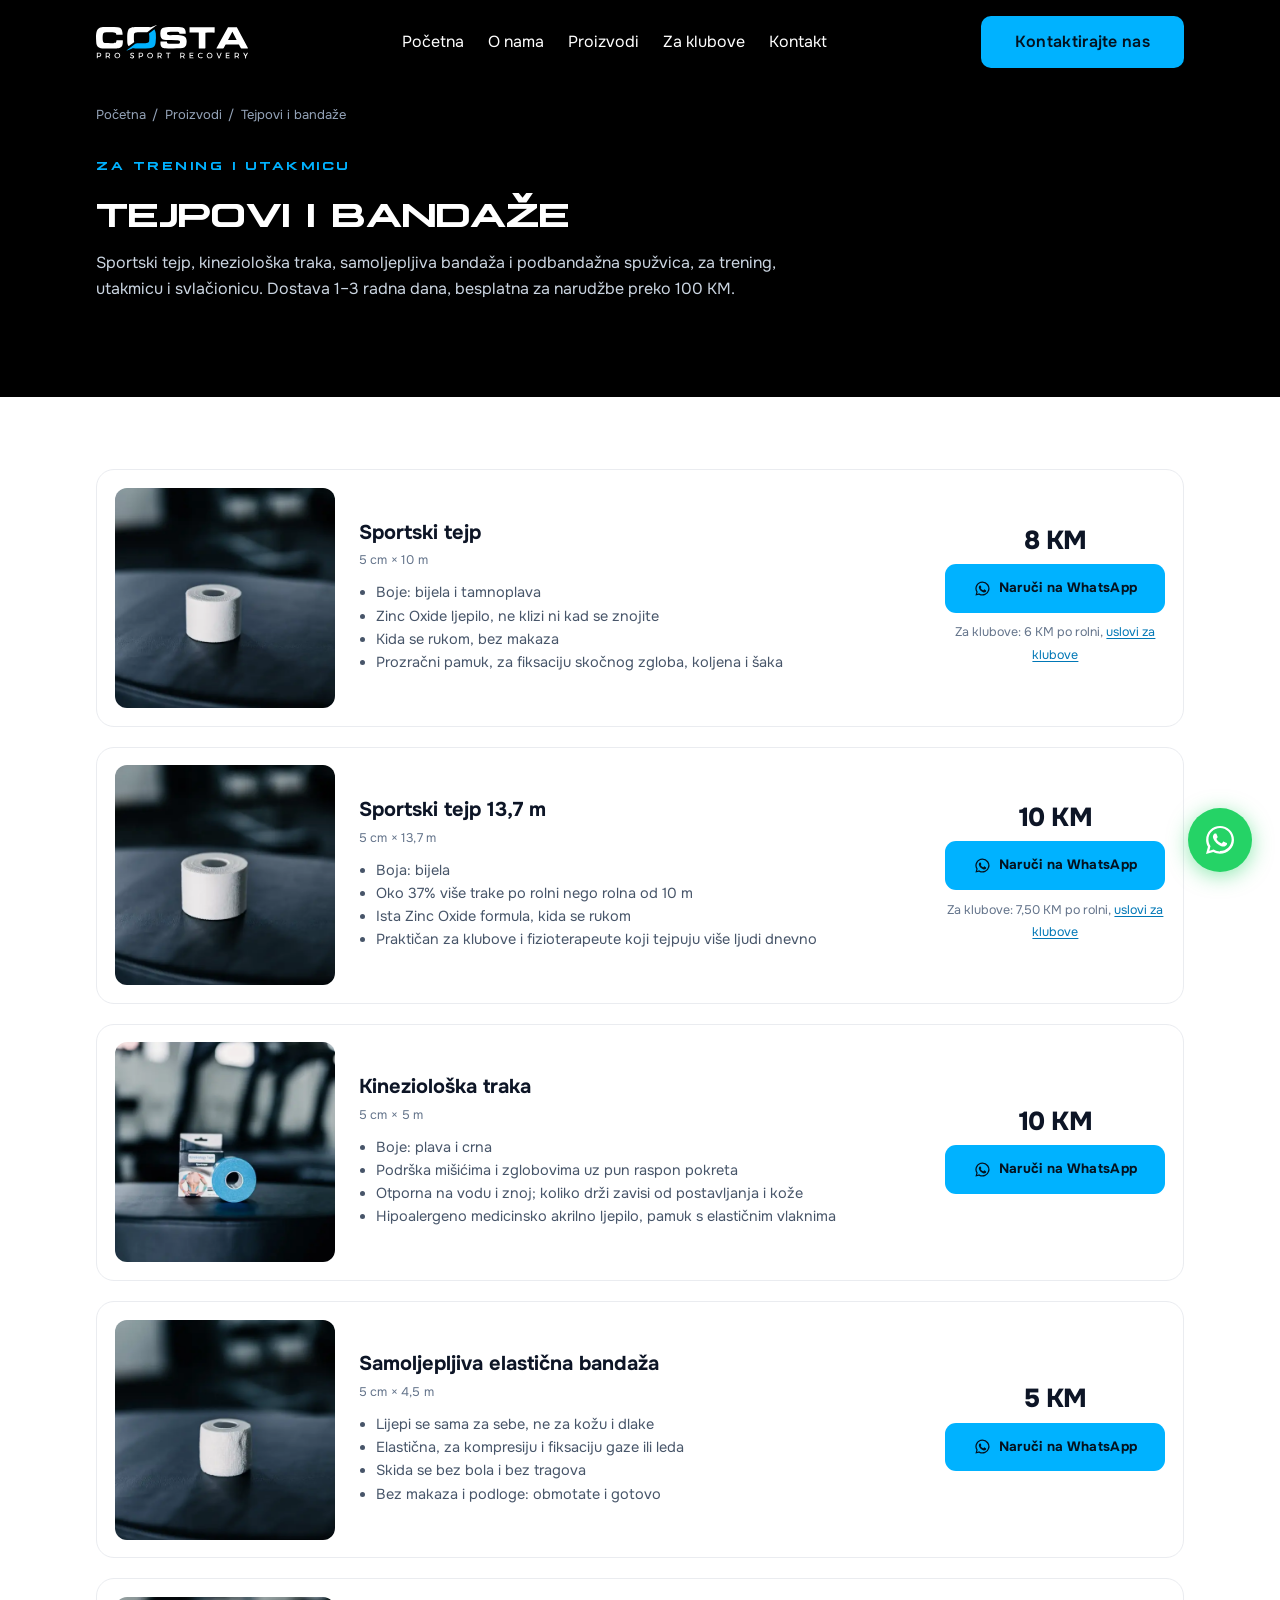
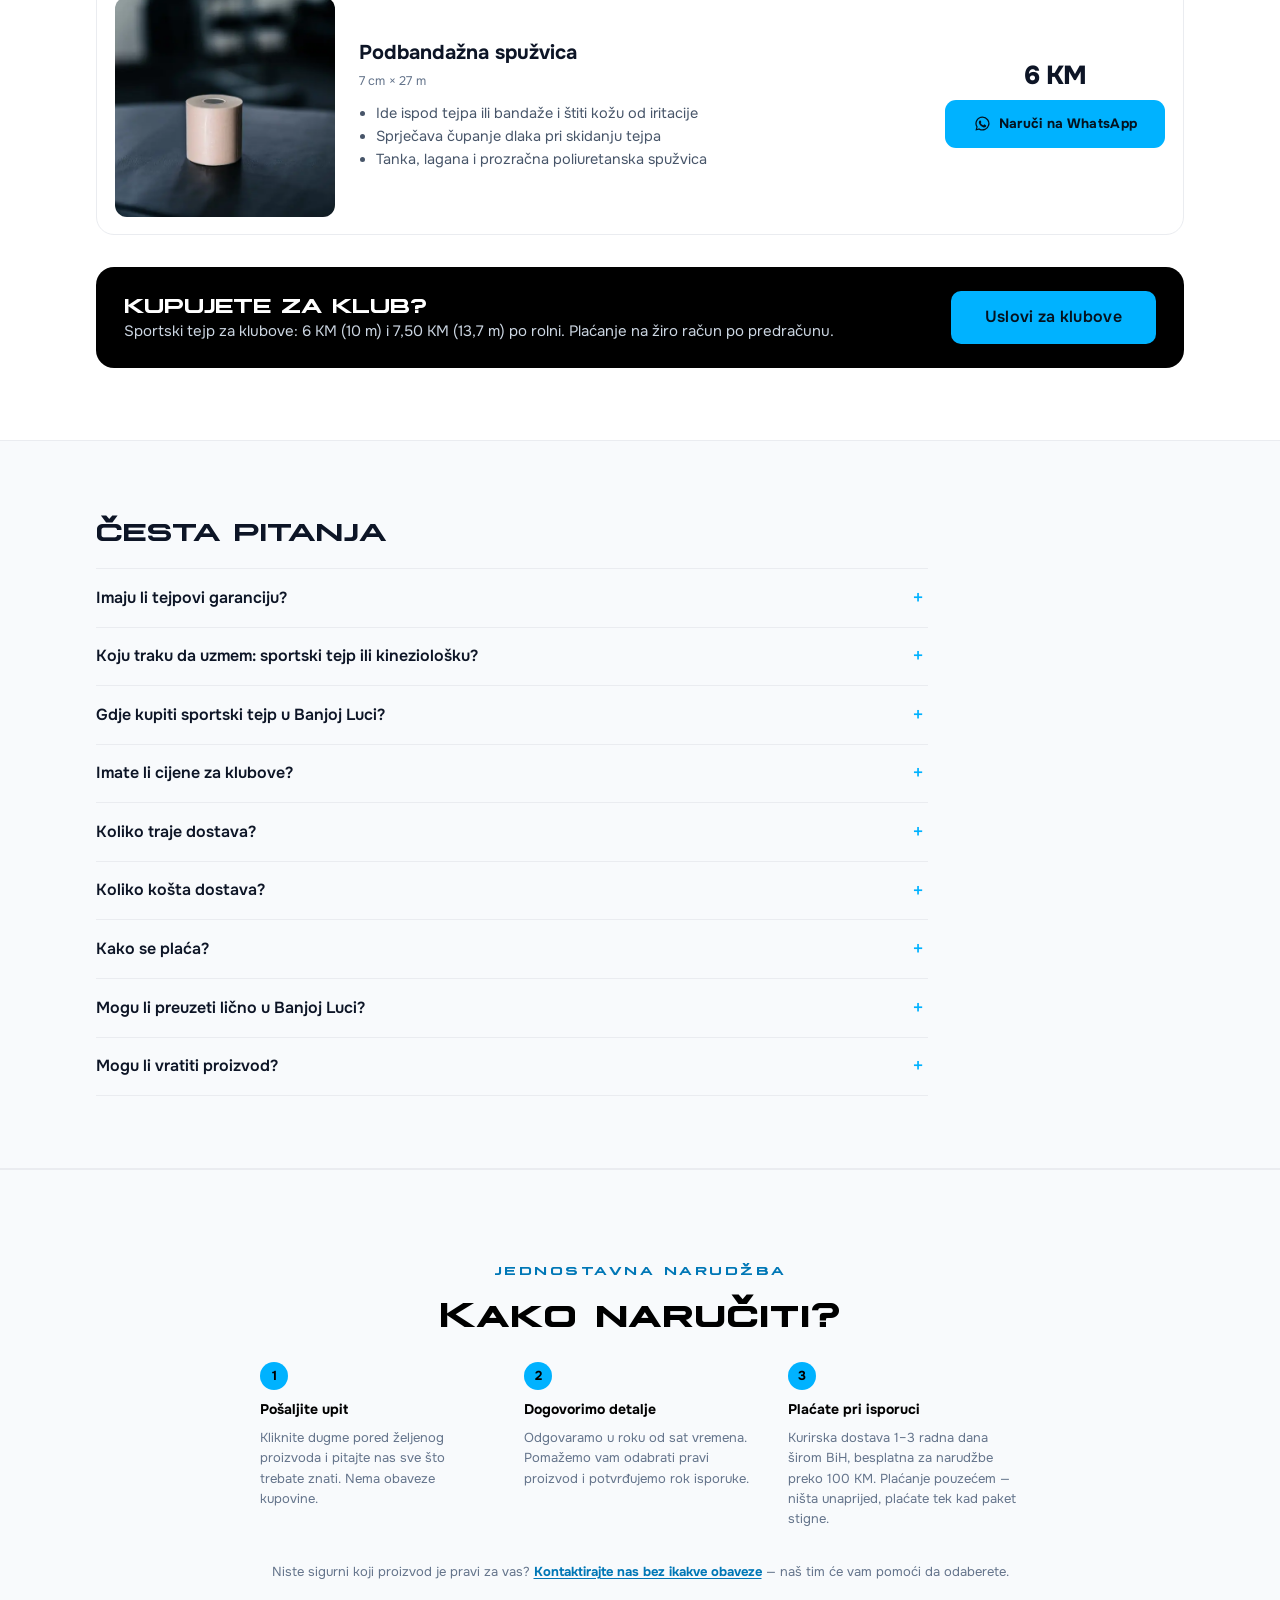
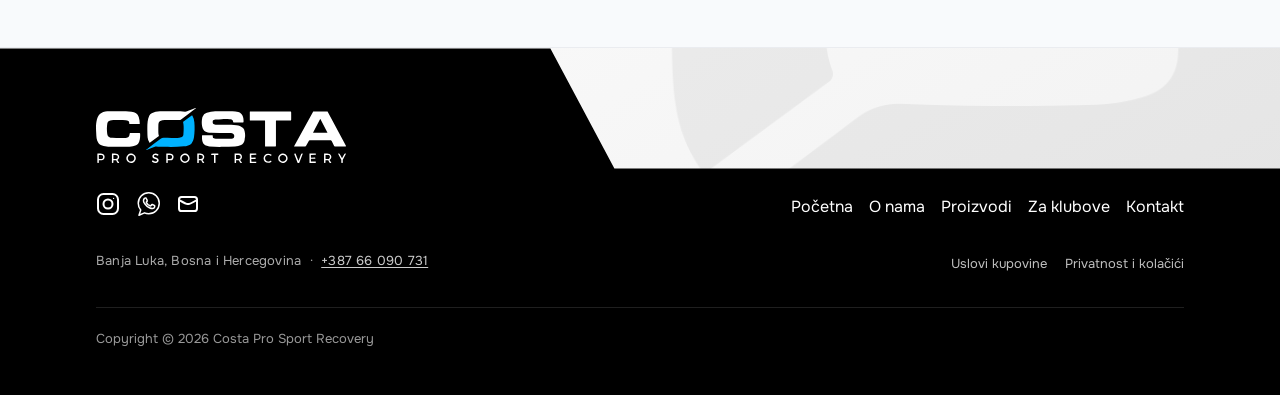
<file: costa-website/tejpovi.html>
<!DOCTYPE html>
<html lang="bs" data-wf-domain="costa-78e3b6.webflow.io" data-wf-page="6915d39385220ad48e4d8ce0" data-wf-site="690329414cb99883a5636027" data-wf-status="1"><head>
    <!-- Google Tag Manager -->
    <script>(function(w,d,s,l,i){w[l]=w[l]||[];w[l].push({'gtm.start':
    new Date().getTime(),event:'gtm.js'});var f=d.getElementsByTagName(s)[0],
    j=d.createElement(s),dl=l!='dataLayer'?'&l='+l:'';j.async=true;j.src=
    'https://www.googletagmanager.com/gtm.js?id='+i+dl;f.parentNode.insertBefore(j,f);
    })(window,document,'script','dataLayer','GTM-5XQ25KWZ');</script>
    <!-- End Google Tag Manager -->
    <meta charset="utf-8">
    <title>Sportski tejp i kineziološka traka – cijene, dostava po BiH | Costa Pro</title>
    <meta content="Sportski tejp od 8 KM, kineziološka traka 10 KM, samoljepljiva bandaža i podbandažna spužvica. Cijene za klubove, dostava 1–3 radna dana po BiH, plaćanje pouzećem." name="description">
    <meta content="Sportski tejp i kineziološka traka – cijene, dostava po BiH | Costa Pro" property="og:title">
    <meta content="Sportski tejp od 8 KM, kineziološka traka 10 KM, samoljepljiva bandaža i podbandažna spužvica. Cijene za klubove, dostava 1–3 radna dana po BiH, plaćanje pouzećem." property="og:description">
    <meta content="Sportski tejp i kineziološka traka – cijene, dostava po BiH | Costa Pro" property="twitter:title">
    <meta content="Sportski tejp od 8 KM, kineziološka traka 10 KM, samoljepljiva bandaža i podbandažna spužvica. Cijene za klubove, dostava 1–3 radna dana po BiH, plaćanje pouzećem." property="twitter:description">
    <meta property="og:type" content="website">
    <meta content="summary_large_image" name="twitter:card">
    <meta property="og:image" content="https://costapro.ba/images/proizvodi/Sportski%20tejp.webp">
    <meta name="twitter:image" content="https://costapro.ba/images/proizvodi/Sportski%20tejp.webp">
    <meta content="width=device-width, initial-scale=1" name="viewport">
    <link rel="canonical" href="https://costapro.ba/tejpovi.html">
    <meta property="og:url" content="https://costapro.ba/tejpovi.html">

    <link href="images/6991c1edc191689aac468a08_cost%20aico.png" rel="shortcut icon" type="image/x-icon">
    <link href="images/6991c24762b93aa58e448d6c_costa%20webclip.png" rel="apple-touch-icon">
    <script type="text/javascript">
    (function(c,l,a,r,i,t,y){
        c[a]=c[a]||function(){(c[a].q=c[a].q||[]).push(arguments)};
        t=l.createElement(r);t.async=1;t.src="https://www.clarity.ms/tag/"+i;
        y=l.getElementsByTagName(r)[0];y.parentNode.insertBefore(t,y);
    })(window, document, "clarity", "script", "vp40ejj4ta");
    </script>

    <!-- Meta Pixel: HARDCODED here, not in GTM. If this is ever moved into GTM (GTM-5XQ25KWZ), delete this block first or PageViews will be counted twice.
         Keep fbq.disablePushState = true; before fbq('init'): without it the product filter's URL change (?filter=...) fires an extra PageView on every click. -->
    <!-- Meta Pixel Code -->
    <script>
    !function(f,b,e,v,n,t,s)
    {if(f.fbq)return;n=f.fbq=function(){n.callMethod?
    n.callMethod.apply(n,arguments):n.queue.push(arguments)};
    if(!f._fbq)f._fbq=n;n.push=n;n.loaded=!0;n.version='2.0';
    n.queue=[];t=b.createElement(e);t.async=!0;
    t.src=v;s=b.getElementsByTagName(e)[0];
    s.parentNode.insertBefore(t,s)}(window, document,'script',
    'https://connect.facebook.net/en_US/fbevents.js');
    fbq.disablePushState = true;
    fbq('init', '1083569227592346');
    fbq('track', 'PageView');
    </script>
    <noscript><img height="1" width="1" style="display:none"
    src="https://www.facebook.com/tr?id=1083569227592346&ev=PageView&noscript=1"
    /></noscript>
    <!-- End Meta Pixel Code -->
    <!-- Google Analytics 4: HARDCODED here, not in GTM. If this is ever moved into GTM (GTM-5XQ25KWZ), delete this block first or PageViews will be counted twice. -->
    <script async src="https://www.googletagmanager.com/gtag/js?id=G-Q9NFE45MBG"></script>
    <script>
      window.dataLayer = window.dataLayer || [];
      function gtag(){dataLayer.push(arguments);}
      gtag('js', new Date());
      gtag('config', 'G-Q9NFE45MBG');
    </script>
    <!-- End Google Analytics 4 -->
    <link rel="preload" href="fonts/plateia-bold.woff2" as="font" type="font/woff2" crossorigin>
    <link rel="preload" href="fonts/onest-variable.woff2" as="font" type="font/woff2" crossorigin>
    <link rel="stylesheet" href="css/style.css?v=20261008b">
    <link rel="stylesheet" href="css/costa-pages.css?v=20261008b">
    <script type="application/ld+json">
{
  "@context": "https://schema.org",
  "@type": "ItemList",
  "itemListElement": [
    {
      "@type": "ListItem",
      "position": 1,
      "item": {
        "@context": "https://schema.org",
        "@type": "Product",
        "name": "Sportski tejp 5 cm × 10 m",
        "description": "Boje: bijela i tamnoplava; Zinc Oxide ljepilo, ne klizi ni kad se znojite; Kida se rukom, bez makaza; Prozračni pamuk, za fiksaciju skočnog zgloba, koljena i šaka",
        "image": [
          "https://costapro.ba/images/opt/sportski-tejp-800.webp"
        ],
        "offers": {
          "@type": "Offer",
          "price": "8.00",
          "priceCurrency": "BAM",
          "url": "https://costapro.ba/tejpovi.html#sportski-tejp",
          "availability": "https://schema.org/InStock",
          "itemCondition": "https://schema.org/NewCondition",
          "seller": {
            "@type": "Organization",
            "name": "Costa Pro Sport Recovery"
          }
        }
      }
    },
    {
      "@type": "ListItem",
      "position": 2,
      "item": {
        "@context": "https://schema.org",
        "@type": "Product",
        "name": "Sportski tejp 13,7 m 5 cm × 13,7 m",
        "description": "Boja: bijela; Oko 37% više trake po rolni nego rolna od 10 m; Ista Zinc Oxide formula, kida se rukom; Praktičan za klubove i fizioterapeute koji tejpuju više ljudi dnevno",
        "image": [
          "https://costapro.ba/images/opt/sportski-tejp-13-7-800.webp"
        ],
        "offers": {
          "@type": "Offer",
          "price": "10.00",
          "priceCurrency": "BAM",
          "url": "https://costapro.ba/tejpovi.html#sportski-tejp-13-7",
          "availability": "https://schema.org/InStock",
          "itemCondition": "https://schema.org/NewCondition",
          "seller": {
            "@type": "Organization",
            "name": "Costa Pro Sport Recovery"
          }
        }
      }
    },
    {
      "@type": "ListItem",
      "position": 3,
      "item": {
        "@context": "https://schema.org",
        "@type": "Product",
        "name": "Kineziološka traka 5 cm × 5 m",
        "description": "Boje: plava i crna; Podrška mišićima i zglobovima uz pun raspon pokreta; Otporna na vodu i znoj; koliko drži zavisi od postavljanja i kože; Hipoalergeno medicinsko akrilno ljepilo, pamuk s elastičnim vlaknima",
        "image": [
          "https://costapro.ba/images/opt/kinezioloska-traka-800.webp"
        ],
        "offers": {
          "@type": "Offer",
          "price": "10.00",
          "priceCurrency": "BAM",
          "url": "https://costapro.ba/tejpovi.html#kinezioloska-traka",
          "availability": "https://schema.org/InStock",
          "itemCondition": "https://schema.org/NewCondition",
          "seller": {
            "@type": "Organization",
            "name": "Costa Pro Sport Recovery"
          }
        }
      }
    },
    {
      "@type": "ListItem",
      "position": 4,
      "item": {
        "@context": "https://schema.org",
        "@type": "Product",
        "name": "Samoljepljiva elastična bandaža 5 cm × 4,5 m",
        "description": "Lijepi se sama za sebe, ne za kožu i dlake; Elastična, za kompresiju i fiksaciju gaze ili leda; Skida se bez bola i bez tragova; Bez makaza i podloge: obmotate i gotovo",
        "image": [
          "https://costapro.ba/images/opt/samoljepljiva-bandaza-800.webp"
        ],
        "offers": {
          "@type": "Offer",
          "price": "5.00",
          "priceCurrency": "BAM",
          "url": "https://costapro.ba/tejpovi.html#samoljepljiva-bandaza",
          "availability": "https://schema.org/InStock",
          "itemCondition": "https://schema.org/NewCondition",
          "seller": {
            "@type": "Organization",
            "name": "Costa Pro Sport Recovery"
          }
        }
      }
    },
    {
      "@type": "ListItem",
      "position": 5,
      "item": {
        "@context": "https://schema.org",
        "@type": "Product",
        "name": "Podbandažna spužvica 7 cm × 27 m",
        "description": "Ide ispod tejpa ili bandaže i štiti kožu od iritacije; Sprječava čupanje dlaka pri skidanju tejpa; Tanka, lagana i prozračna poliuretanska spužvica",
        "image": [
          "https://costapro.ba/images/opt/podbandazna-spuzvica-800.webp"
        ],
        "offers": {
          "@type": "Offer",
          "price": "6.00",
          "priceCurrency": "BAM",
          "url": "https://costapro.ba/tejpovi.html#podbandazna-spuzvica",
          "availability": "https://schema.org/InStock",
          "itemCondition": "https://schema.org/NewCondition",
          "seller": {
            "@type": "Organization",
            "name": "Costa Pro Sport Recovery"
          }
        }
      }
    }
  ]
}
    </script>
    <script type="application/ld+json">
{
  "@context": "https://schema.org",
  "@type": "BreadcrumbList",
  "itemListElement": [
    {
      "@type": "ListItem",
      "position": 1,
      "name": "Početna",
      "item": "https://costapro.ba/"
    },
    {
      "@type": "ListItem",
      "position": 2,
      "name": "Proizvodi",
      "item": "https://costapro.ba/proizvodi.html"
    },
    {
      "@type": "ListItem",
      "position": 3,
      "name": "Tejpovi i bandaže",
      "item": "https://costapro.ba/tejpovi.html"
    }
  ]
}
    </script>
    <script type="application/ld+json">
{
  "@context": "https://schema.org",
  "@type": "FAQPage",
  "mainEntity": [
    {
      "@type": "Question",
      "name": "Imaju li tejpovi garanciju?",
      "acceptedAnswer": {
        "@type": "Answer",
        "text": "Tejpovi i bandaže su potrošni materijal i nemaju garanciju. Garantujemo da proizvod stiže neoštećen."
      }
    },
    {
      "@type": "Question",
      "name": "Koju traku da uzmem: sportski tejp ili kineziološku?",
      "acceptedAnswer": {
        "@type": "Answer",
        "text": "Sportski tejp je neelastičan i služi za čvrstu fiksaciju zgloba. Kineziološka traka je elastična i daje podršku bez ograničavanja pokreta. Ako niste sigurni, pišite nam na WhatsApp."
      }
    },
    {
      "@type": "Question",
      "name": "Gdje kupiti sportski tejp u Banjoj Luci?",
      "acceptedAnswer": {
        "@type": "Answer",
        "text": "Sportski tejp, kineziološku traku i bandaže možete naručiti preko WhatsAppa ili sajta, s dostavom na adresu za 1–3 radna dana, ili ih preuzeti lično u Sport Roomu 051 u Banjoj Luci, uz prethodni dogovor. Šaljemo i u Sarajevo, Tuzlu, Mostar, Zenicu, Bijeljinu i sve ostale gradove u BiH."
      }
    },
    {
      "@type": "Question",
      "name": "Imate li cijene za klubove?",
      "acceptedAnswer": {
        "@type": "Answer",
        "text": "Da. Sportski klubovi imaju posebne cijene za sportski tejp, a plaćanje može ići na žiro račun po predračunu. Sve je na stranici Za klubove."
      }
    },
    {
      "@type": "Question",
      "name": "Koliko traje dostava?",
      "acceptedAnswer": {
        "@type": "Answer",
        "text": "Kurirska dostava traje 1–3 radna dana, na adresu bilo gdje u Bosni i Hercegovini."
      }
    },
    {
      "@type": "Question",
      "name": "Koliko košta dostava?",
      "acceptedAnswer": {
        "@type": "Answer",
        "text": "Za narudžbe preko 100 KM dostava je besplatna. Za manje narudžbe cijenu dostave potvrđujemo u poruci prije slanja."
      }
    },
    {
      "@type": "Question",
      "name": "Kako se plaća?",
      "acceptedAnswer": {
        "@type": "Answer",
        "text": "Plaćate pouzećem, gotovinom kuriru kada paket stigne. Plaćanje karticom trenutno nije moguće. Firme i klubovi mogu platiti na žiro račun po predračunu."
      }
    },
    {
      "@type": "Question",
      "name": "Mogu li preuzeti lično u Banjoj Luci?",
      "acceptedAnswer": {
        "@type": "Answer",
        "text": "Da. Lično preuzimanje je u Sport Roomu 051 (iznad pekare 5+), uz prethodni dogovor. Tada nema troška dostave, plaća se gotovinom i dobijate fiskalni račun."
      }
    },
    {
      "@type": "Question",
      "name": "Mogu li vratiti proizvod?",
      "acceptedAnswer": {
        "@type": "Answer",
        "text": "Povrat je moguć u roku od 7 dana, u originalnom i neotvorenom pakovanju. Javite nam se na WhatsApp i dogovorićemo povrat."
      }
    }
  ]
}
    </script>
  </head>
  <body class="body cp-page">
    <!-- Google Tag Manager (noscript) -->
    <noscript><iframe src="https://www.googletagmanager.com/ns.html?id=GTM-5XQ25KWZ"
    height="0" width="0" style="display:none;visibility:hidden"></iframe></noscript>
    <!-- End Google Tag Manager (noscript) -->
    <div class="page-wrapper">
      <div class="navbar">
        <div class="navbar-padding">
          <div class="container-large">
            <div class="navbar_content"><a href="index.html" class="brand w-inline-block"><img src="images/69032d27c19b1f66c879b356_costa%20logo.svg" loading="lazy" alt="Costa pro sport recovery"></a>
              <div class="nav_list" id="cp-nav">
                <div class="nav-links"><a href="index.html" class="nav_link">Početna</a><a href="index.html#about" class="nav_link">O nama</a><a href="proizvodi.html" aria-current="page" class="nav_link w--current">Proizvodi</a><a href="za-klubove.html" class="nav_link">Za klubove</a><a href="index.html#contact" class="nav_link">Kontakt</a></div><a href="https://wa.me/38766090731?text=Zdravo!%20Zanima%20me%20vi%C5%A1e%20o%20va%C5%A1im%20proizvodima." class="button w-button" target="_blank" rel="noopener">Kontaktirajte nas</a>
              </div>
              <button type="button" class="cp-burger" aria-label="Otvori meni" aria-expanded="false" aria-controls="cp-nav"><span></span><span></span><span></span></button>
            </div>
          </div>
        </div>
      </div>
      <div class="main-wrapper">
        <div class="spacer"></div>
        <section class="cp-hero">
          <div class="cp-container">
            <nav class="cp-crumbs" aria-label="Putanja"><a href="index.html">Početna</a><span>/</span><a href="proizvodi.html">Proizvodi</a><span>/</span>Tejpovi i bandaže</nav>
            <div class="cp-tag">Za trening i utakmicu</div>
            <h1 class="cp-title">Tejpovi i bandaže</h1>
            <p class="cp-lead" style="max-width:44rem">Sportski tejp, kineziološka traka, samoljepljiva bandaža i podbandažna spužvica, za trening, utakmicu i svlačionicu. Dostava 1–3 radna dana, besplatna za narudžbe preko 100 KM.</p>
          </div>
        </section>
        <section class="cp-section">
          <div class="cp-container">
            <div class="cp-items">
              <article class="cp-item" id="sportski-tejp" data-product-name="Sportski tejp">
                <img src="images/opt/sportski-tejp-800.webp" alt="Bijeli sportski tejp 5 cm × 10 m" loading="lazy" width="600" height="600">
                <div><h2>Sportski tejp</h2><p class="cp-dim">5 cm × 10 m</p><ul><li>Boje: bijela i tamnoplava</li><li>Zinc Oxide ljepilo, ne klizi ni kad se znojite</li><li>Kida se rukom, bez makaza</li><li>Prozračni pamuk, za fiksaciju skočnog zgloba, koljena i šaka</li></ul></div>
                <div class="cp-buy"><p class="product_price" data-price-km="8">8 KM</p>
                  <a href="https://wa.me/38766090731?text=Zdravo%2C%20zanima%20me%20proizvod%3A%20Sportski%20tejp%205cmx10m" class="product_wa-btn" target="_blank" rel="noopener">Naruči na WhatsApp</a><p class="cp-club">Za klubove: 6 KM po rolni, <a href="za-klubove.html">uslovi za klubove</a></p></div>
              </article>
              <article class="cp-item" id="sportski-tejp-13-7" data-product-name="Sportski tejp 13,7 m">
                <img src="images/opt/sportski-tejp-13-7-800.webp" alt="Sportski tejp 5 cm × 13,7 m" loading="lazy" width="600" height="600">
                <div><h2>Sportski tejp 13,7 m</h2><p class="cp-dim">5 cm × 13,7 m</p><ul><li>Boja: bijela</li><li>Oko 37% više trake po rolni nego rolna od 10 m</li><li>Ista Zinc Oxide formula, kida se rukom</li><li>Praktičan za klubove i fizioterapeute koji tejpuju više ljudi dnevno</li></ul></div>
                <div class="cp-buy"><p class="product_price" data-price-km="10">10 KM</p>
                  <a href="https://wa.me/38766090731?text=Zdravo%2C%20zanima%20me%20proizvod%3A%20Sportski%20tejp%205cmx13%2C7m" class="product_wa-btn" target="_blank" rel="noopener">Naruči na WhatsApp</a><p class="cp-club">Za klubove: 7,50 KM po rolni, <a href="za-klubove.html">uslovi za klubove</a></p></div>
              </article>
              <article class="cp-item" id="kinezioloska-traka" data-product-name="Kineziološka traka">
                <img src="images/opt/kinezioloska-traka-800.webp" alt="Kineziološka traka 5 cm × 5 m" loading="lazy" width="600" height="600">
                <div><h2>Kineziološka traka</h2><p class="cp-dim">5 cm × 5 m</p><ul><li>Boje: plava i crna</li><li>Podrška mišićima i zglobovima uz pun raspon pokreta</li><li>Otporna na vodu i znoj; koliko drži zavisi od postavljanja i kože</li><li>Hipoalergeno medicinsko akrilno ljepilo, pamuk s elastičnim vlaknima</li></ul></div>
                <div class="cp-buy"><p class="product_price" data-price-km="10">10 KM</p>
                  <a href="https://wa.me/38766090731?text=Zdravo%2C%20zanima%20me%20proizvod%3A%20Kineziolo%C5%A1ka%20traka" class="product_wa-btn" target="_blank" rel="noopener">Naruči na WhatsApp</a></div>
              </article>
              <article class="cp-item" id="samoljepljiva-bandaza" data-product-name="Samoljepljiva elastična bandaža">
                <img src="images/opt/samoljepljiva-bandaza-800.webp" alt="Samoljepljiva elastična bandaža 5 cm × 4,5 m" loading="lazy" width="600" height="600">
                <div><h2>Samoljepljiva elastična bandaža</h2><p class="cp-dim">5 cm × 4,5 m</p><ul><li>Lijepi se sama za sebe, ne za kožu i dlake</li><li>Elastična, za kompresiju i fiksaciju gaze ili leda</li><li>Skida se bez bola i bez tragova</li><li>Bez makaza i podloge: obmotate i gotovo</li></ul></div>
                <div class="cp-buy"><p class="product_price" data-price-km="5">5 KM</p>
                  <a href="https://wa.me/38766090731?text=Zdravo%2C%20zanima%20me%20proizvod%3A%20Samoljepljiva-Elasti%C4%8Dna%20banda%C5%BEa" class="product_wa-btn" target="_blank" rel="noopener">Naruči na WhatsApp</a></div>
              </article>
              <article class="cp-item" id="podbandazna-spuzvica" data-product-name="Podbandažna spužvica">
                <img src="images/opt/podbandazna-spuzvica-800.webp" alt="Podbandažna spužvica 7 cm × 27 m" loading="lazy" width="600" height="600">
                <div><h2>Podbandažna spužvica</h2><p class="cp-dim">7 cm × 27 m</p><ul><li>Ide ispod tejpa ili bandaže i štiti kožu od iritacije</li><li>Sprječava čupanje dlaka pri skidanju tejpa</li><li>Tanka, lagana i prozračna poliuretanska spužvica</li></ul></div>
                <div class="cp-buy"><p class="product_price" data-price-km="6">6 KM</p>
                  <a href="https://wa.me/38766090731?text=Zdravo%2C%20zanima%20me%20proizvod%3A%20Podbanda%C5%BEna%20spu%C5%BEvica" class="product_wa-btn" target="_blank" rel="noopener">Naruči na WhatsApp</a></div>
              </article>
            </div>
            <div class="cp-banner">
              <div><h2>Kupujete za klub?</h2><p>Sportski tejp za klubove: 6 KM (10 m) i 7,50 KM (13,7 m) po rolni. Plaćanje na žiro račun po predračunu.</p></div>
              <a href="za-klubove.html" class="button w-button">Uslovi za klubove</a>
            </div>
          </div>
        </section>
        <section class="cp-section is-soft">
          <div class="cp-container">
            <h2 class="cp-h2">Česta pitanja</h2>
            <div class="cp-faq"><details><summary>Imaju li tejpovi garanciju?</summary><p>Tejpovi i bandaže su potrošni materijal i nemaju garanciju. Garantujemo da proizvod stiže neoštećen.</p></details><details><summary>Koju traku da uzmem: sportski tejp ili kineziološku?</summary><p>Sportski tejp je neelastičan i služi za čvrstu fiksaciju zgloba. Kineziološka traka je elastična i daje podršku bez ograničavanja pokreta. Ako niste sigurni, pišite nam na WhatsApp.</p></details><details><summary>Gdje kupiti sportski tejp u Banjoj Luci?</summary><p>Sportski tejp, kineziološku traku i bandaže možete naručiti preko WhatsAppa ili sajta, s dostavom na adresu za 1–3 radna dana, ili ih preuzeti lično u Sport Roomu 051 u Banjoj Luci, uz prethodni dogovor. Šaljemo i u Sarajevo, Tuzlu, Mostar, Zenicu, Bijeljinu i sve ostale gradove u BiH.</p></details><details><summary>Imate li cijene za klubove?</summary><p>Da. Sportski klubovi imaju posebne cijene za sportski tejp, a plaćanje može ići na žiro račun po predračunu. Sve je na stranici <a href="za-klubove.html">Za klubove</a>.</p></details><details><summary>Koliko traje dostava?</summary><p>Kurirska dostava traje 1–3 radna dana, na adresu bilo gdje u Bosni i Hercegovini.</p></details><details><summary>Koliko košta dostava?</summary><p>Za narudžbe preko 100 KM dostava je besplatna. Za manje narudžbe cijenu dostave potvrđujemo u poruci prije slanja.</p></details><details><summary>Kako se plaća?</summary><p>Plaćate pouzećem, gotovinom kuriru kada paket stigne. Plaćanje karticom trenutno nije moguće. Firme i klubovi mogu platiti na žiro račun po predračunu.</p></details><details><summary>Mogu li preuzeti lično u Banjoj Luci?</summary><p>Da. Lično preuzimanje je u Sport Roomu 051 (iznad pekare 5+), uz prethodni dogovor. Tada nema troška dostave, plaća se gotovinom i dobijate fiskalni račun.</p></details><details><summary>Mogu li vratiti proizvod?</summary><p>Povrat je moguć u roku od 7 dana, u originalnom i neotvorenom pakovanju. Javite nam se na WhatsApp i dogovorićemo povrat.</p></details></div>
          </div>
        </section>
        <div class="section-how-to-order">
          <div class="padding-global">
            <div class="container-large">
              <div class="how-to-order">
                <span class="how-to-order_tag">Jednostavna narudžba</span>
                <h2 class="how-to-order_heading">Kako naručiti?</h2>
                <div class="how-to-order_steps">
                  <div class="how-to-order_step">
                    <span class="how-to-order_num">1</span>
                    <strong>Pošaljite upit</strong>
                    <span>Kliknite dugme pored željenog proizvoda i pitajte nas sve što trebate znati. Nema obaveze kupovine.</span>
                  </div>
                  <div class="how-to-order_step">
                    <span class="how-to-order_num">2</span>
                    <strong>Dogovorimo detalje</strong>
                    <span>Odgovaramo u roku od sat vremena. Pomažemo vam odabrati pravi proizvod i potvrđujemo rok isporuke.</span>
                  </div>
                  <div class="how-to-order_step">
                    <span class="how-to-order_num">3</span>
                    <strong>Plaćate pri isporuci</strong>
                    <span>Kurirska dostava 1–3 radna dana širom BiH, besplatna za narudžbe preko 100 KM. Plaćanje pouzećem — ništa unaprijed, plaćate tek kad paket stigne.</span>
                  </div>
                </div>
                <p class="how-to-order_note">Niste sigurni koji proizvod je pravi za vas? <a href="https://wa.me/38766090731?text=Zdravo!%20Treba%20mi%20pomo%C4%87%20oko%20izbora%20proizvoda." target="_blank" rel="noopener" data-location="koraci">Kontaktirajte nas bez ikakve obaveze</a> — naš tim će vam pomoći da odaberete.</p>
              </div>
            </div>
          </div>
        </div>
      </div>
      <div class="footer">
        <div class="padding_footer">
          <div class="container-large">
            <div class="footer_content">
              <div class="footer_logo-wrap"><img src="images/69032d27c19b1f66c879b356_costa%20logo.svg" loading="lazy" alt="costa logo" class="image-2"></div>
              <div class="footer_links">
                <div class="social_links">
                  <div class="icon_wrap"><a href="https://www.instagram.com/costa_prosportrecovery/" class="footer-icon_wrap w-inline-block" aria-label="Instagram" target="_blank" rel="noopener"><img src="images/icons/instagram.svg" loading="lazy" alt="instagram icon" class="footer_icon"></a></div>
                  <div class="icon_wrap"><a href="https://wa.me/38766090731" target="_blank" rel="noopener" class="footer-icon_wrap w-inline-block" aria-label="WhatsApp"><img src="images/icons/whatsapp.svg" loading="lazy" alt="whatsapp icon" class="footer_icon"></a></div>
                 <div class="icon_wrap"><a href="mailto:info@costapro.ba" class="footer-icon_wrap w-inline-block" aria-label="Email"><img src="images/icons/mail.svg" loading="lazy" alt="email ikona" class="footer_icon"></a></div>
                </div>
                <ul role="list" class="footer_nav-links">
                  <li class="footer_link"><a href="/index.html" class="footer_a w-inline-block">
                      <div>Početna</div>
                    </a></li>
                  <li class="footer_link"><a href="/index.html#about" class="footer_a w-inline-block">
                      <div>O nama</div>
                    </a></li>
                  <li class="footer_link"><a href="proizvodi.html" class="footer_a w-inline-block">
                      <div>Proizvodi</div>
                    </a></li>
                  <li class="footer_link"><a href="za-klubove.html" class="footer_a w-inline-block">
                      <div>Za klubove</div>
                    </a></li>
                  <li class="footer_link"><a href="/index.html#contact" class="footer_a w-inline-block">
                      <div>Kontakt</div>
                    </a></li>
                </ul>
              </div>
              <div class="cp-footer-legal"><a href="uslovi-kupovine.html">Uslovi kupovine</a><a href="politika-privatnosti.html">Privatnost i kolačići</a></div>
              <div class="footer_info">Banja Luka, Bosna i Hercegovina &nbsp;·&nbsp; <a href="tel:+38766090731">+387 66 090 731</a></div>
              <div>Copyright © 2026 Costa Pro Sport Recovery</div>
            </div>
          </div>
        </div>
      </div>
    </div>

    <a href="https://wa.me/38766090731?text=Zdravo!%20Zanima%20me%20vi%C5%A1e%20o%20va%C5%A1im%20proizvodima." class="whatsapp-float" target="_blank" rel="noopener" aria-label="Kontaktirajte nas na WhatsApp">
      <svg xmlns="http://www.w3.org/2000/svg" viewBox="0 0 448 512"><path d="M380.9 97.1C339 55.1 283.2 32 223.9 32c-122.4 0-222 99.6-222 222 0 39.1 10.2 77.3 29.6 111L0 480l117.7-30.9c32.4 17.7 68.9 27 106.1 27h.1c122.3 0 224.1-99.6 224.1-222 0-59.3-25.2-115-67.1-157zm-157 341.6c-33.2 0-65.7-8.9-94-25.7l-6.7-4-69.8 18.3L72 353.4l-4.4-7c-18.5-29.4-28.2-63.3-28.2-98.2 0-101.7 82.8-184.5 184.6-184.5 49.3 0 95.6 19.2 130.4 54.1 34.8 34.9 56.2 81.2 56.1 130.5 0 101.8-84.9 184.6-186.6 184.6zm101.2-138.2c-5.5-2.8-32.8-16.2-37.9-18-5.1-1.9-8.8-2.8-12.5 2.8-3.7 5.6-14.3 18-17.6 21.8-3.2 3.7-6.5 4.2-12 1.4-32.6-16.3-54-29.1-75.5-66-5.7-9.8 5.7-9.1 16.3-30.3 1.8-3.7.9-6.9-.5-9.7-1.4-2.8-12.5-30.1-17.1-41.2-4.5-10.8-9.1-9.3-12.5-9.5-3.2-.2-6.9-.2-10.6-.2-3.7 0-9.7 1.4-14.8 6.9-5.1 5.6-19.4 19-19.4 46.3 0 27.3 19.9 53.7 22.6 57.4 2.8 3.7 39.1 59.7 94.8 83.8 35.2 15.2 49 16.5 66.6 13.9 10.7-1.6 32.8-13.4 37.4-26.4 4.6-13 4.6-24.1 3.2-26.4-1.3-2.5-5-3.9-10.5-6.6z"/></svg>
    </a>
    <script src="js/costa-pages.js?v=20261008b" defer></script>
    <script src="js/costa-tracking.js?v=20261008b" defer></script>
</body></html>
</file>
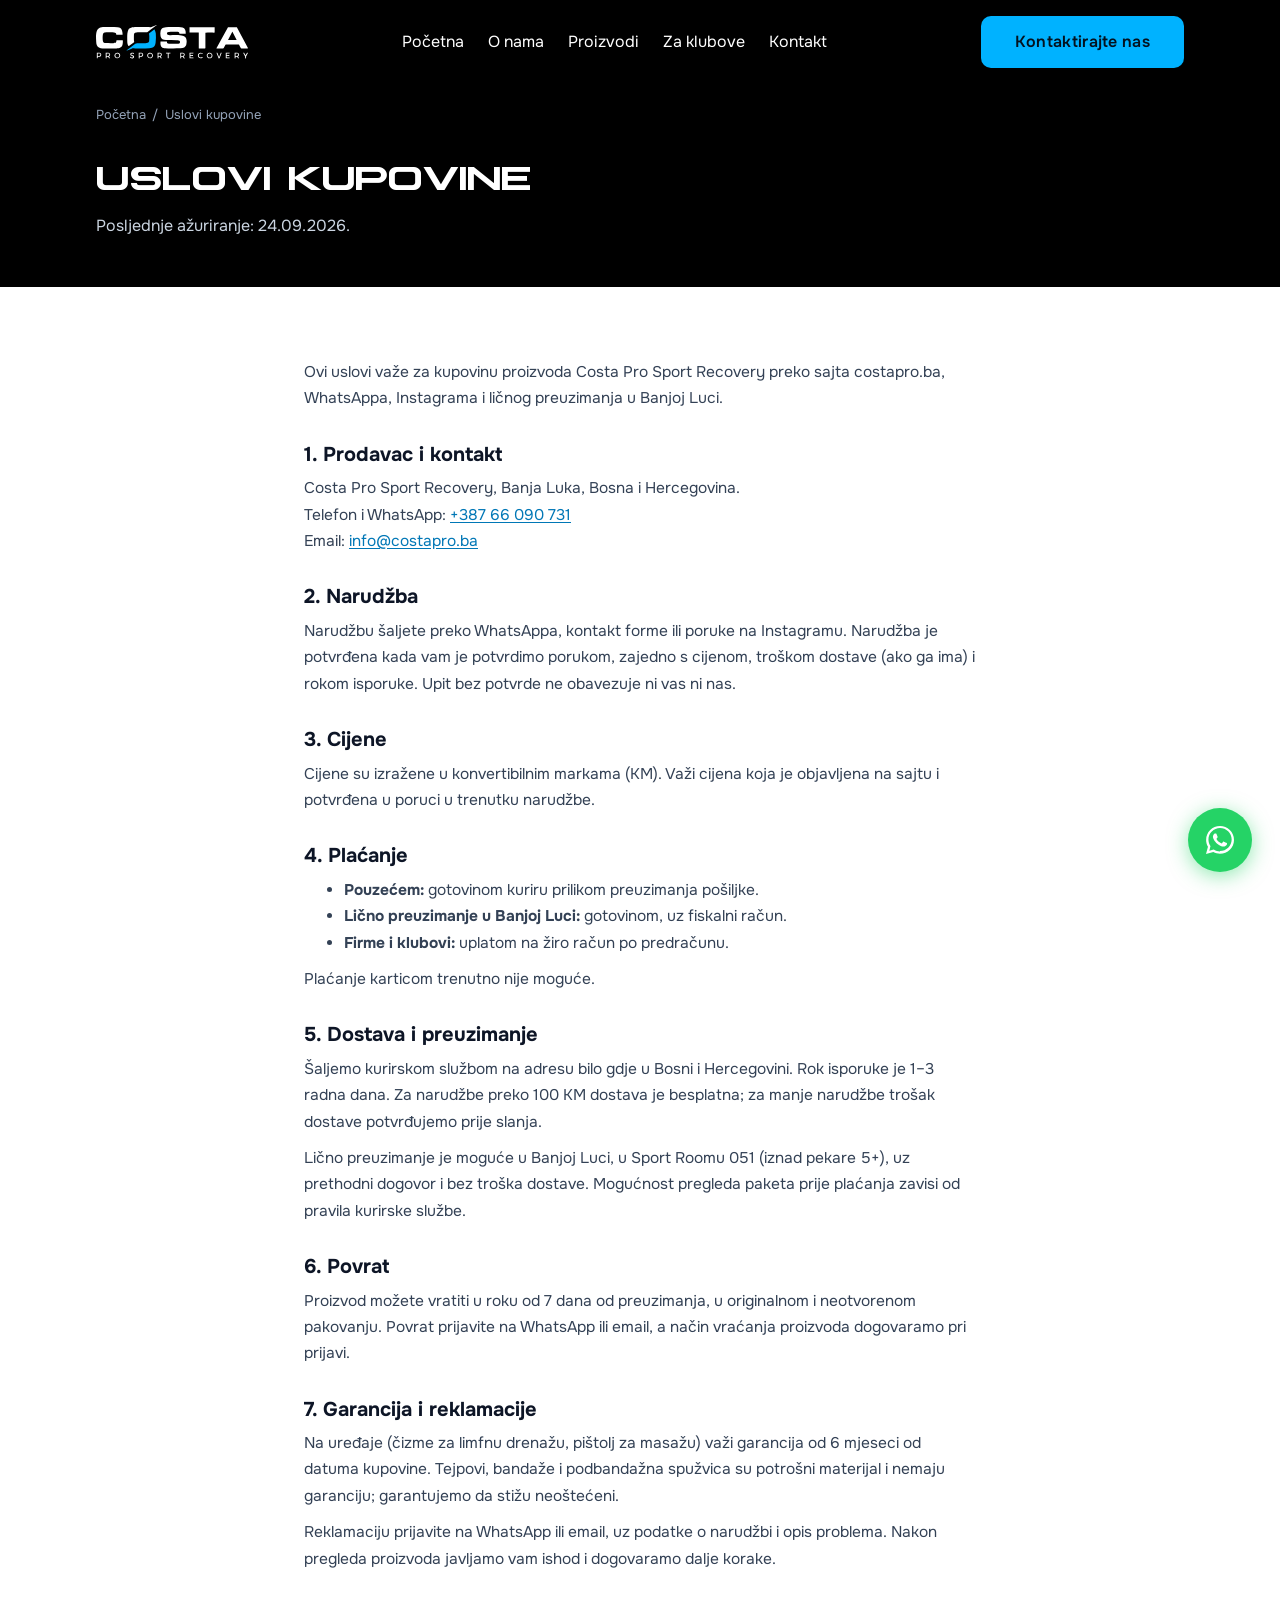
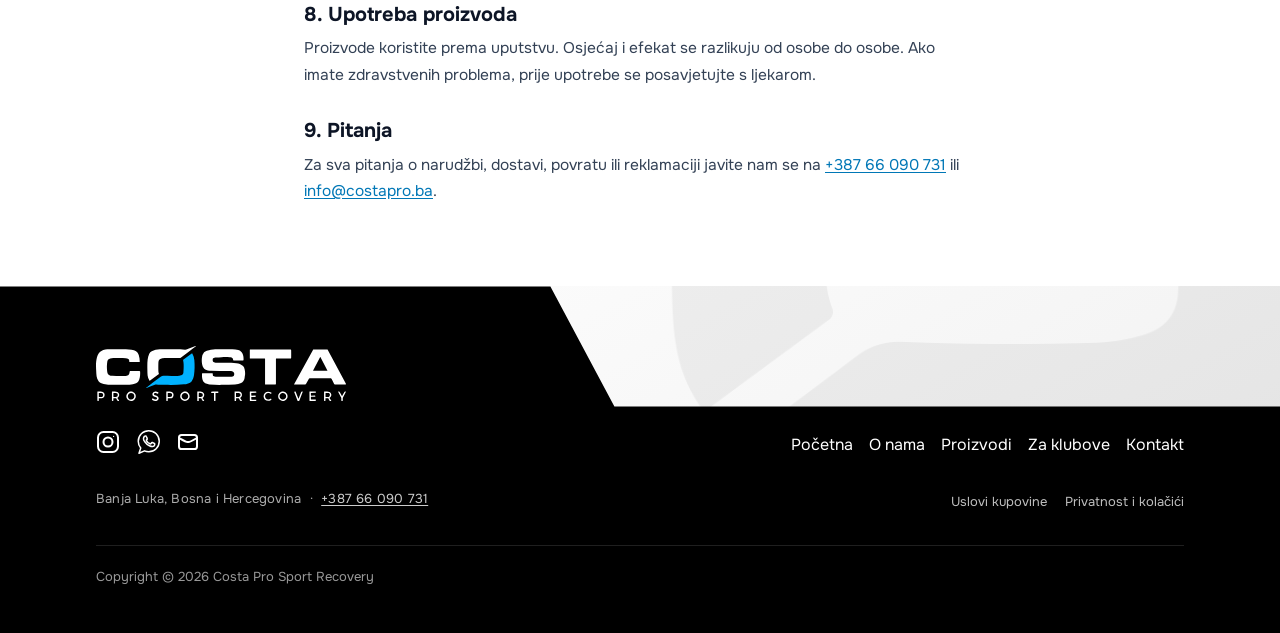
<file: costa-website/uslovi-kupovine.html>
<!DOCTYPE html>
<html lang="bs" data-wf-domain="costa-78e3b6.webflow.io" data-wf-page="6915d39385220ad48e4d8ce0" data-wf-site="690329414cb99883a5636027" data-wf-status="1"><head>
    <!-- Google Tag Manager -->
    <script>(function(w,d,s,l,i){w[l]=w[l]||[];w[l].push({'gtm.start':
    new Date().getTime(),event:'gtm.js'});var f=d.getElementsByTagName(s)[0],
    j=d.createElement(s),dl=l!='dataLayer'?'&l='+l:'';j.async=true;j.src=
    'https://www.googletagmanager.com/gtm.js?id='+i+dl;f.parentNode.insertBefore(j,f);
    })(window,document,'script','dataLayer','GTM-5XQ25KWZ');</script>
    <!-- End Google Tag Manager -->
    <meta charset="utf-8">
    <title>Uslovi kupovine | Costa Pro Sport Recovery</title>
    <meta content="Kako se naručuje i plaća, dostava, povrat, garancija i reklamacije za proizvode Costa Pro Sport Recovery." name="description">
    <meta content="Uslovi kupovine | Costa Pro Sport Recovery" property="og:title">
    <meta content="Kako se naručuje i plaća, dostava, povrat, garancija i reklamacije za proizvode Costa Pro Sport Recovery." property="og:description">
    <meta content="Uslovi kupovine | Costa Pro Sport Recovery" property="twitter:title">
    <meta content="Kako se naručuje i plaća, dostava, povrat, garancija i reklamacije za proizvode Costa Pro Sport Recovery." property="twitter:description">
    <meta property="og:type" content="website">
    <meta content="summary_large_image" name="twitter:card">
    <meta property="og:image" content="https://costapro.ba/images/proizvodi/proizvodi%20limfna.jpeg">
    <meta name="twitter:image" content="https://costapro.ba/images/proizvodi/proizvodi%20limfna.jpeg">
    <meta content="width=device-width, initial-scale=1" name="viewport">
    <link rel="canonical" href="https://costapro.ba/uslovi-kupovine.html">
    <meta property="og:url" content="https://costapro.ba/uslovi-kupovine.html">

    <link href="images/6991c1edc191689aac468a08_cost%20aico.png" rel="shortcut icon" type="image/x-icon">
    <link href="images/6991c24762b93aa58e448d6c_costa%20webclip.png" rel="apple-touch-icon">
    <script type="text/javascript">
    (function(c,l,a,r,i,t,y){
        c[a]=c[a]||function(){(c[a].q=c[a].q||[]).push(arguments)};
        t=l.createElement(r);t.async=1;t.src="https://www.clarity.ms/tag/"+i;
        y=l.getElementsByTagName(r)[0];y.parentNode.insertBefore(t,y);
    })(window, document, "clarity", "script", "vp40ejj4ta");
    </script>

    <!-- Meta Pixel: HARDCODED here, not in GTM. If this is ever moved into GTM (GTM-5XQ25KWZ), delete this block first or PageViews will be counted twice.
         Keep fbq.disablePushState = true; before fbq('init'): without it the product filter's URL change (?filter=...) fires an extra PageView on every click. -->
    <!-- Meta Pixel Code -->
    <script>
    !function(f,b,e,v,n,t,s)
    {if(f.fbq)return;n=f.fbq=function(){n.callMethod?
    n.callMethod.apply(n,arguments):n.queue.push(arguments)};
    if(!f._fbq)f._fbq=n;n.push=n;n.loaded=!0;n.version='2.0';
    n.queue=[];t=b.createElement(e);t.async=!0;
    t.src=v;s=b.getElementsByTagName(e)[0];
    s.parentNode.insertBefore(t,s)}(window, document,'script',
    'https://connect.facebook.net/en_US/fbevents.js');
    fbq.disablePushState = true;
    fbq('init', '1083569227592346');
    fbq('track', 'PageView');
    </script>
    <noscript><img height="1" width="1" style="display:none"
    src="https://www.facebook.com/tr?id=1083569227592346&ev=PageView&noscript=1"
    /></noscript>
    <!-- End Meta Pixel Code -->
    <!-- Google Analytics 4: HARDCODED here, not in GTM. If this is ever moved into GTM (GTM-5XQ25KWZ), delete this block first or PageViews will be counted twice. -->
    <script async src="https://www.googletagmanager.com/gtag/js?id=G-Q9NFE45MBG"></script>
    <script>
      window.dataLayer = window.dataLayer || [];
      function gtag(){dataLayer.push(arguments);}
      gtag('js', new Date());
      gtag('config', 'G-Q9NFE45MBG');
    </script>
    <!-- End Google Analytics 4 -->
    <link rel="preload" href="fonts/plateia-bold.woff2" as="font" type="font/woff2" crossorigin>
    <link rel="preload" href="fonts/onest-variable.woff2" as="font" type="font/woff2" crossorigin>
    <link rel="stylesheet" href="css/style.css?v=20261008b">
    <link rel="stylesheet" href="css/costa-pages.css?v=20261008b">
  </head>
  <body class="body cp-page">
    <!-- Google Tag Manager (noscript) -->
    <noscript><iframe src="https://www.googletagmanager.com/ns.html?id=GTM-5XQ25KWZ"
    height="0" width="0" style="display:none;visibility:hidden"></iframe></noscript>
    <!-- End Google Tag Manager (noscript) -->
    <div class="page-wrapper">
      <div class="navbar">
        <div class="navbar-padding">
          <div class="container-large">
            <div class="navbar_content"><a href="index.html" class="brand w-inline-block"><img src="images/69032d27c19b1f66c879b356_costa%20logo.svg" loading="lazy" alt="Costa pro sport recovery"></a>
              <div class="nav_list" id="cp-nav">
                <div class="nav-links"><a href="index.html" class="nav_link">Početna</a><a href="index.html#about" class="nav_link">O nama</a><a href="proizvodi.html" aria-current="page" class="nav_link w--current">Proizvodi</a><a href="za-klubove.html" class="nav_link">Za klubove</a><a href="index.html#contact" class="nav_link">Kontakt</a></div><a href="https://wa.me/38766090731?text=Zdravo!%20Zanima%20me%20vi%C5%A1e%20o%20va%C5%A1im%20proizvodima." class="button w-button" target="_blank" rel="noopener">Kontaktirajte nas</a>
              </div>
              <button type="button" class="cp-burger" aria-label="Otvori meni" aria-expanded="false" aria-controls="cp-nav"><span></span><span></span><span></span></button>
            </div>
          </div>
        </div>
      </div>
      <div class="main-wrapper">
        <div class="spacer"></div>
        <section class="cp-hero" style="padding-bottom:3rem">
          <div class="cp-container">
            <nav class="cp-crumbs" aria-label="Putanja"><a href="index.html">Početna</a><span>/</span>Uslovi kupovine</nav>
            <h1 class="cp-title">Uslovi kupovine</h1>
            <p class="cp-lead" style="margin:0">Posljednje ažuriranje: 24.09.2026.</p>
          </div>
        </section>
        <section class="cp-section">
          <div class="cp-container cp-legal">
            <p>Ovi uslovi važe za kupovinu proizvoda Costa Pro Sport Recovery preko sajta costapro.ba, WhatsAppa, Instagrama i ličnog preuzimanja u Banjoj Luci.</p>
            <h2>1. Prodavac i kontakt</h2>
            <p>Costa Pro Sport Recovery, Banja Luka, Bosna i Hercegovina.<br>Telefon i WhatsApp: <a href="tel:+38766090731">+387 66 090 731</a><br>Email: <a href="mailto:info@costapro.ba">info@costapro.ba</a></p>
            <h2>2. Narudžba</h2>
            <p>Narudžbu šaljete preko WhatsAppa, kontakt forme ili poruke na Instagramu. Narudžba je potvrđena kada vam je potvrdimo porukom, zajedno s cijenom, troškom dostave (ako ga ima) i rokom isporuke. Upit bez potvrde ne obavezuje ni vas ni nas.</p>
            <h2>3. Cijene</h2>
            <p>Cijene su izražene u konvertibilnim markama (KM). Važi cijena koja je objavljena na sajtu i potvrđena u poruci u trenutku narudžbe.</p>
            <h2>4. Plaćanje</h2>
            <ul>
              <li><strong>Pouzećem:</strong> gotovinom kuriru prilikom preuzimanja pošiljke.</li>
              <li><strong>Lično preuzimanje u Banjoj Luci:</strong> gotovinom, uz fiskalni račun.</li>
              <li><strong>Firme i klubovi:</strong> uplatom na žiro račun po predračunu.</li>
            </ul>
            <p>Plaćanje karticom trenutno nije moguće.</p>
            <h2>5. Dostava i preuzimanje</h2>
            <p>Šaljemo kurirskom službom na adresu bilo gdje u Bosni i Hercegovini. Rok isporuke je 1–3 radna dana. Za narudžbe preko 100 KM dostava je besplatna; za manje narudžbe trošak dostave potvrđujemo prije slanja.</p>
            <p>Lično preuzimanje je moguće u Banjoj Luci, u Sport Roomu 051 (iznad pekare 5+), uz prethodni dogovor i bez troška dostave. Mogućnost pregleda paketa prije plaćanja zavisi od pravila kurirske službe.</p>
            <h2>6. Povrat</h2>
            <p>Proizvod možete vratiti u roku od 7 dana od preuzimanja, u originalnom i neotvorenom pakovanju. Povrat prijavite na WhatsApp ili email, a način vraćanja proizvoda dogovaramo pri prijavi.</p>
            <h2>7. Garancija i reklamacije</h2>
            <p>Na uređaje (čizme za limfnu drenažu, pištolj za masažu) važi garancija od 6&nbsp;mjeseci od datuma kupovine. Tejpovi, bandaže i podbandažna spužvica su potrošni materijal i nemaju garanciju; garantujemo da stižu neoštećeni.</p>
            <p>Reklamaciju prijavite na WhatsApp ili email, uz podatke o narudžbi i opis problema. Nakon pregleda proizvoda javljamo vam ishod i dogovaramo dalje korake.</p>
            <h2>8. Upotreba proizvoda</h2>
            <p>Proizvode koristite prema uputstvu. Osjećaj i efekat se razlikuju od osobe do osobe. Ako imate zdravstvenih problema, prije upotrebe se posavjetujte s ljekarom.</p>
            <h2>9. Pitanja</h2>
            <p>Za sva pitanja o narudžbi, dostavi, povratu ili reklamaciji javite nam se na <a href="tel:+38766090731">+387 66 090 731</a> ili <a href="mailto:info@costapro.ba">info@costapro.ba</a>.</p>
          </div>
        </section>
      </div>
      <div class="footer">
        <div class="padding_footer">
          <div class="container-large">
            <div class="footer_content">
              <div class="footer_logo-wrap"><img src="images/69032d27c19b1f66c879b356_costa%20logo.svg" loading="lazy" alt="costa logo" class="image-2"></div>
              <div class="footer_links">
                <div class="social_links">
                  <div class="icon_wrap"><a href="https://www.instagram.com/costa_prosportrecovery/" class="footer-icon_wrap w-inline-block" aria-label="Instagram" target="_blank" rel="noopener"><img src="images/icons/instagram.svg" loading="lazy" alt="instagram icon" class="footer_icon"></a></div>
                  <div class="icon_wrap"><a href="https://wa.me/38766090731" target="_blank" rel="noopener" class="footer-icon_wrap w-inline-block" aria-label="WhatsApp"><img src="images/icons/whatsapp.svg" loading="lazy" alt="whatsapp icon" class="footer_icon"></a></div>
                 <div class="icon_wrap"><a href="mailto:info@costapro.ba" class="footer-icon_wrap w-inline-block" aria-label="Email"><img src="images/icons/mail.svg" loading="lazy" alt="email ikona" class="footer_icon"></a></div>
                </div>
                <ul role="list" class="footer_nav-links">
                  <li class="footer_link"><a href="/index.html" class="footer_a w-inline-block">
                      <div>Početna</div>
                    </a></li>
                  <li class="footer_link"><a href="/index.html#about" class="footer_a w-inline-block">
                      <div>O nama</div>
                    </a></li>
                  <li class="footer_link"><a href="proizvodi.html" class="footer_a w-inline-block">
                      <div>Proizvodi</div>
                    </a></li>
                  <li class="footer_link"><a href="za-klubove.html" class="footer_a w-inline-block">
                      <div>Za klubove</div>
                    </a></li>
                  <li class="footer_link"><a href="/index.html#contact" class="footer_a w-inline-block">
                      <div>Kontakt</div>
                    </a></li>
                </ul>
              </div>
              <div class="cp-footer-legal"><a href="uslovi-kupovine.html">Uslovi kupovine</a><a href="politika-privatnosti.html">Privatnost i kolačići</a></div>
              <div class="footer_info">Banja Luka, Bosna i Hercegovina &nbsp;·&nbsp; <a href="tel:+38766090731">+387 66 090 731</a></div>
              <div>Copyright © 2026 Costa Pro Sport Recovery</div>
            </div>
          </div>
        </div>
      </div>
    </div>

    <a href="https://wa.me/38766090731?text=Zdravo!%20Zanima%20me%20vi%C5%A1e%20o%20va%C5%A1im%20proizvodima." class="whatsapp-float" target="_blank" rel="noopener" aria-label="Kontaktirajte nas na WhatsApp">
      <svg xmlns="http://www.w3.org/2000/svg" viewBox="0 0 448 512"><path d="M380.9 97.1C339 55.1 283.2 32 223.9 32c-122.4 0-222 99.6-222 222 0 39.1 10.2 77.3 29.6 111L0 480l117.7-30.9c32.4 17.7 68.9 27 106.1 27h.1c122.3 0 224.1-99.6 224.1-222 0-59.3-25.2-115-67.1-157zm-157 341.6c-33.2 0-65.7-8.9-94-25.7l-6.7-4-69.8 18.3L72 353.4l-4.4-7c-18.5-29.4-28.2-63.3-28.2-98.2 0-101.7 82.8-184.5 184.6-184.5 49.3 0 95.6 19.2 130.4 54.1 34.8 34.9 56.2 81.2 56.1 130.5 0 101.8-84.9 184.6-186.6 184.6zm101.2-138.2c-5.5-2.8-32.8-16.2-37.9-18-5.1-1.9-8.8-2.8-12.5 2.8-3.7 5.6-14.3 18-17.6 21.8-3.2 3.7-6.5 4.2-12 1.4-32.6-16.3-54-29.1-75.5-66-5.7-9.8 5.7-9.1 16.3-30.3 1.8-3.7.9-6.9-.5-9.7-1.4-2.8-12.5-30.1-17.1-41.2-4.5-10.8-9.1-9.3-12.5-9.5-3.2-.2-6.9-.2-10.6-.2-3.7 0-9.7 1.4-14.8 6.9-5.1 5.6-19.4 19-19.4 46.3 0 27.3 19.9 53.7 22.6 57.4 2.8 3.7 39.1 59.7 94.8 83.8 35.2 15.2 49 16.5 66.6 13.9 10.7-1.6 32.8-13.4 37.4-26.4 4.6-13 4.6-24.1 3.2-26.4-1.3-2.5-5-3.9-10.5-6.6z"/></svg>
    </a>
    <script src="js/costa-pages.js?v=20261008b" defer></script>
    <script src="js/costa-tracking.js?v=20261008b" defer></script>
</body></html>
</file>
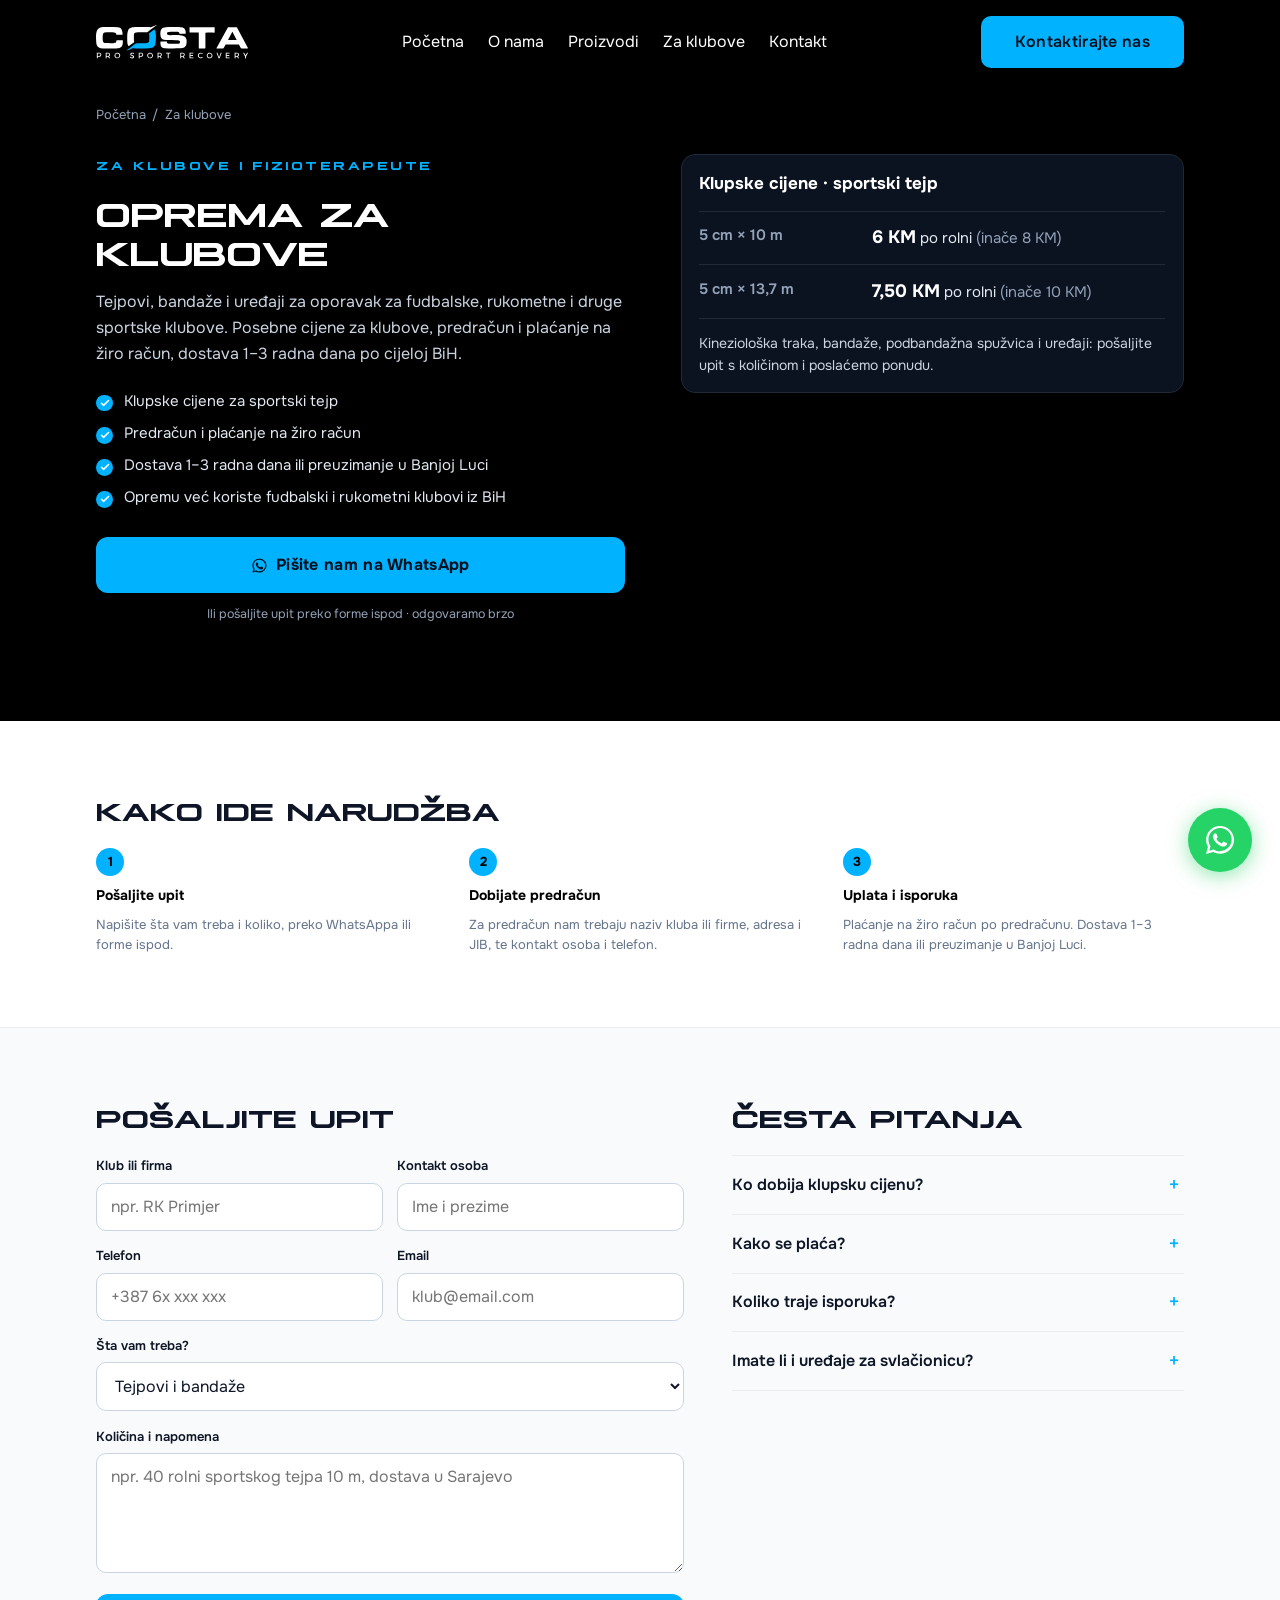
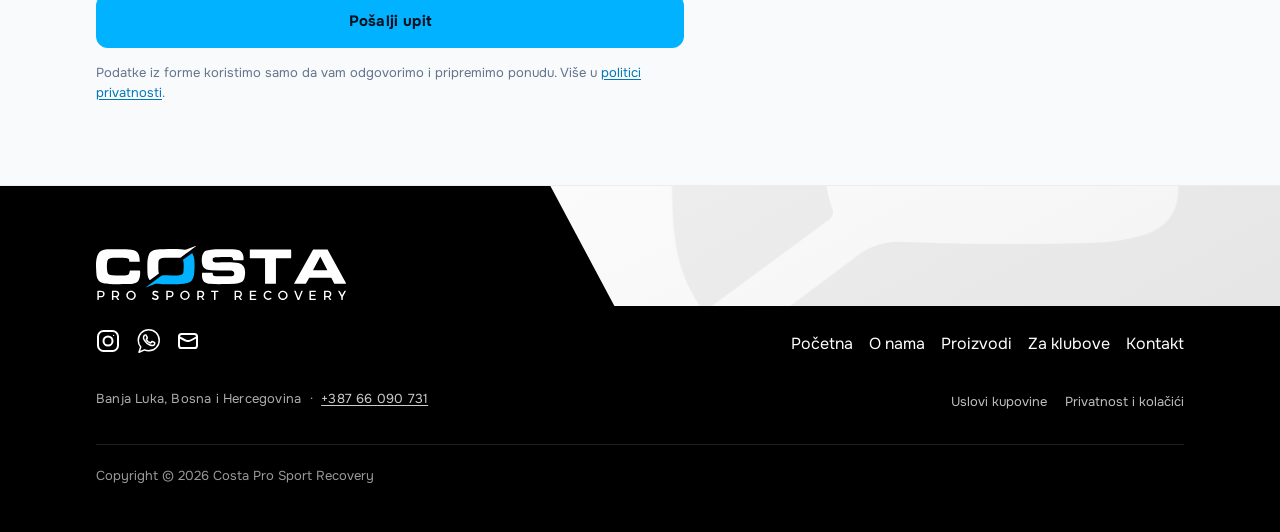
<file: costa-website/za-klubove.html>
<!DOCTYPE html>
<html lang="bs" data-wf-domain="costa-78e3b6.webflow.io" data-wf-page="6915d39385220ad48e4d8ce0" data-wf-site="690329414cb99883a5636027" data-wf-status="1"><head>
    <!-- Google Tag Manager -->
    <script>(function(w,d,s,l,i){w[l]=w[l]||[];w[l].push({'gtm.start':
    new Date().getTime(),event:'gtm.js'});var f=d.getElementsByTagName(s)[0],
    j=d.createElement(s),dl=l!='dataLayer'?'&l='+l:'';j.async=true;j.src=
    'https://www.googletagmanager.com/gtm.js?id='+i+dl;f.parentNode.insertBefore(j,f);
    })(window,document,'script','dataLayer','GTM-5XQ25KWZ');</script>
    <!-- End Google Tag Manager -->
    <meta charset="utf-8">
    <title>Sportski tejp za klubove – klupske cijene i predračun | Costa Pro BiH</title>
    <meta content="Klupske cijene za sportski tejp (6 KM i 7,50 KM po rolni), predračun i plaćanje na žiro račun, dostava 1–3 radna dana po BiH. Tejpovi, bandaže i uređaji za oporavak za klubove." name="description">
    <meta content="Sportski tejp za klubove – klupske cijene i predračun | Costa Pro BiH" property="og:title">
    <meta content="Klupske cijene za sportski tejp (6 KM i 7,50 KM po rolni), predračun i plaćanje na žiro račun, dostava 1–3 radna dana po BiH. Tejpovi, bandaže i uređaji za oporavak za klubove." property="og:description">
    <meta content="Sportski tejp za klubove – klupske cijene i predračun | Costa Pro BiH" property="twitter:title">
    <meta content="Klupske cijene za sportski tejp (6 KM i 7,50 KM po rolni), predračun i plaćanje na žiro račun, dostava 1–3 radna dana po BiH. Tejpovi, bandaže i uređaji za oporavak za klubove." property="twitter:description">
    <meta property="og:type" content="website">
    <meta content="summary_large_image" name="twitter:card">
    <meta property="og:image" content="https://costapro.ba/images/proizvodi/Sportski%20tejp.webp">
    <meta name="twitter:image" content="https://costapro.ba/images/proizvodi/Sportski%20tejp.webp">
    <meta content="width=device-width, initial-scale=1" name="viewport">
    <link rel="canonical" href="https://costapro.ba/za-klubove.html">
    <meta property="og:url" content="https://costapro.ba/za-klubove.html">

    <link href="images/6991c1edc191689aac468a08_cost%20aico.png" rel="shortcut icon" type="image/x-icon">
    <link href="images/6991c24762b93aa58e448d6c_costa%20webclip.png" rel="apple-touch-icon">
    <script type="text/javascript">
    (function(c,l,a,r,i,t,y){
        c[a]=c[a]||function(){(c[a].q=c[a].q||[]).push(arguments)};
        t=l.createElement(r);t.async=1;t.src="https://www.clarity.ms/tag/"+i;
        y=l.getElementsByTagName(r)[0];y.parentNode.insertBefore(t,y);
    })(window, document, "clarity", "script", "vp40ejj4ta");
    </script>

    <!-- Meta Pixel: HARDCODED here, not in GTM. If this is ever moved into GTM (GTM-5XQ25KWZ), delete this block first or PageViews will be counted twice.
         Keep fbq.disablePushState = true; before fbq('init'): without it the product filter's URL change (?filter=...) fires an extra PageView on every click. -->
    <!-- Meta Pixel Code -->
    <script>
    !function(f,b,e,v,n,t,s)
    {if(f.fbq)return;n=f.fbq=function(){n.callMethod?
    n.callMethod.apply(n,arguments):n.queue.push(arguments)};
    if(!f._fbq)f._fbq=n;n.push=n;n.loaded=!0;n.version='2.0';
    n.queue=[];t=b.createElement(e);t.async=!0;
    t.src=v;s=b.getElementsByTagName(e)[0];
    s.parentNode.insertBefore(t,s)}(window, document,'script',
    'https://connect.facebook.net/en_US/fbevents.js');
    fbq.disablePushState = true;
    fbq('init', '1083569227592346');
    fbq('track', 'PageView');
    </script>
    <noscript><img height="1" width="1" style="display:none"
    src="https://www.facebook.com/tr?id=1083569227592346&ev=PageView&noscript=1"
    /></noscript>
    <!-- End Meta Pixel Code -->
    <!-- Google Analytics 4: HARDCODED here, not in GTM. If this is ever moved into GTM (GTM-5XQ25KWZ), delete this block first or PageViews will be counted twice. -->
    <script async src="https://www.googletagmanager.com/gtag/js?id=G-Q9NFE45MBG"></script>
    <script>
      window.dataLayer = window.dataLayer || [];
      function gtag(){dataLayer.push(arguments);}
      gtag('js', new Date());
      gtag('config', 'G-Q9NFE45MBG');
    </script>
    <!-- End Google Analytics 4 -->
    <link rel="preload" href="fonts/plateia-bold.woff2" as="font" type="font/woff2" crossorigin>
    <link rel="preload" href="fonts/onest-variable.woff2" as="font" type="font/woff2" crossorigin>
    <link rel="stylesheet" href="css/style.css?v=20261008b">
    <link rel="stylesheet" href="css/costa-pages.css?v=20261008b">
    <script type="application/ld+json">
{
  "@context": "https://schema.org",
  "@type": "FAQPage",
  "mainEntity": [
    {
      "@type": "Question",
      "name": "Ko dobija klupsku cijenu?",
      "acceptedAnswer": {
        "@type": "Answer",
        "text": "Sportski klubovi. Klupska cijena važi za sportski tejp; za ostale proizvode i veće narudžbe uslove dogovaramo pojedinačno."
      }
    },
    {
      "@type": "Question",
      "name": "Kako se plaća?",
      "acceptedAnswer": {
        "@type": "Answer",
        "text": "Uplatom na žiro račun po predračunu. Za predračun nam trebaju naziv kluba ili firme, adresa i JIB (ID broj), te kontakt osoba i telefon."
      }
    },
    {
      "@type": "Question",
      "name": "Koliko traje isporuka?",
      "acceptedAnswer": {
        "@type": "Answer",
        "text": "Kurirska dostava traje 1–3 radna dana na adresu bilo gdje u BiH. U Banjoj Luci je moguće i lično preuzimanje u Sport Roomu 051, uz prethodni dogovor."
      }
    },
    {
      "@type": "Question",
      "name": "Imate li i uređaje za svlačionicu?",
      "acceptedAnswer": {
        "@type": "Answer",
        "text": "Da: čizme za limfnu drenažu i pištolj za masažu. Pošaljite upit s brojem igrača i šta vam treba, pa ćemo predložiti opremu."
      }
    }
  ]
}
    </script>
  </head>
  <body class="body cp-page">
    <!-- Google Tag Manager (noscript) -->
    <noscript><iframe src="https://www.googletagmanager.com/ns.html?id=GTM-5XQ25KWZ"
    height="0" width="0" style="display:none;visibility:hidden"></iframe></noscript>
    <!-- End Google Tag Manager (noscript) -->
    <div class="page-wrapper">
      <div class="navbar">
        <div class="navbar-padding">
          <div class="container-large">
            <div class="navbar_content"><a href="index.html" class="brand w-inline-block"><img src="images/69032d27c19b1f66c879b356_costa%20logo.svg" loading="lazy" alt="Costa pro sport recovery"></a>
              <div class="nav_list" id="cp-nav">
                <div class="nav-links"><a href="index.html" class="nav_link">Početna</a><a href="index.html#about" class="nav_link">O nama</a><a href="proizvodi.html" aria-current="page" class="nav_link w--current">Proizvodi</a><a href="za-klubove.html" class="nav_link">Za klubove</a><a href="index.html#contact" class="nav_link">Kontakt</a></div><a href="https://wa.me/38766090731?text=Zdravo!%20Zanima%20me%20vi%C5%A1e%20o%20va%C5%A1im%20proizvodima." class="button w-button" target="_blank" rel="noopener">Kontaktirajte nas</a>
              </div>
              <button type="button" class="cp-burger" aria-label="Otvori meni" aria-expanded="false" aria-controls="cp-nav"><span></span><span></span><span></span></button>
            </div>
          </div>
        </div>
      </div>
      <div class="main-wrapper">
        <div class="spacer"></div>
        <section class="cp-hero">
          <div class="cp-container">
            <nav class="cp-crumbs" aria-label="Putanja"><a href="index.html">Početna</a><span>/</span>Za klubove</nav>
            <div class="cp-product">
              <div>
                <div class="cp-tag">Za klubove i fizioterapeute</div>
                <h1 class="cp-title">Oprema za klubove</h1>
                <p class="cp-lead">Tejpovi, bandaže i uređaji za oporavak za fudbalske, rukometne i druge sportske klubove. Posebne cijene za klubove, predračun i plaćanje na žiro račun, dostava 1–3 radna dana po cijeloj BiH.</p>
                <ul class="cp-checks"><li>Klupske cijene za sportski tejp</li><li>Predračun i plaćanje na žiro račun</li><li>Dostava 1–3 radna dana ili preuzimanje u Banjoj Luci</li><li>Opremu već koriste fudbalski i rukometni klubovi iz BiH</li></ul>
                <a href="https://wa.me/38766090731?text=Zdravo%2C%20pi%C5%A1em%20u%20ime%20kluba.%20Zanima%20me%20ponuda%20za%20klub." class="product_wa-btn cp-cta" target="_blank" rel="noopener" data-product="Upit kluba" data-location="klubovi" data-cp-main-cta>Pišite nam na WhatsApp</a>
                <p class="cp-cta-sub">Ili pošaljite upit preko forme ispod · odgovaramo brzo</p>
              </div>
              <div class="cp-note-box" style="margin:0">
                <strong style="font-size:17px">Klupske cijene · sportski tejp</strong>
                <table class="cp-specs" style="margin-top:.8rem;color:#e2e8f0">
                  <tbody>
                    <tr><th scope="row" style="color:#94a3b8;border-color:#1f2937">5 cm × 10 m</th><td style="border-color:#1f2937"><b style="color:#fff;font-size:18px">6 KM</b> po rolni <span style="color:#94a3b8">(inače 8 KM)</span></td></tr>
                    <tr><th scope="row" style="color:#94a3b8;border-color:#1f2937">5 cm × 13,7 m</th><td style="border-color:#1f2937"><b style="color:#fff;font-size:18px">7,50 KM</b> po rolni <span style="color:#94a3b8">(inače 10 KM)</span></td></tr>
                  </tbody>
                </table>
                <p style="margin:.9rem 0 0">Kineziološka traka, bandaže, podbandažna spužvica i uređaji: pošaljite upit s količinom i poslaćemo ponudu.</p>
              </div>
            </div>
          </div>
        </section>
        <section class="cp-section">
          <div class="cp-container">
            <h2 class="cp-h2">Kako ide narudžba</h2>
            <div class="how-to-order_steps" style="text-align:left">
              <div class="how-to-order_step"><span class="how-to-order_num">1</span><strong>Pošaljite upit</strong><span>Napišite šta vam treba i koliko, preko WhatsAppa ili forme ispod.</span></div>
              <div class="how-to-order_step"><span class="how-to-order_num">2</span><strong>Dobijate predračun</strong><span>Za predračun nam trebaju naziv kluba ili firme, adresa i JIB, te kontakt osoba i telefon.</span></div>
              <div class="how-to-order_step"><span class="how-to-order_num">3</span><strong>Uplata i isporuka</strong><span>Plaćanje na žiro račun po predračunu. Dostava 1–3 radna dana ili preuzimanje u Banjoj Luci.</span></div>
            </div>
          </div>
        </section>
        <section class="cp-section is-soft" id="upit">
          <div class="cp-container cp-grid-2">
            <div>
              <h2 class="cp-h2">Pošaljite upit</h2>
              <form class="cp-form" action="https://formspree.io/f/xpqjybyr" method="POST" id="klub-form">
                <input type="hidden" name="_subject" value="Upit kluba – costapro.ba">
                <input type="hidden" name="izvor" value="Stranica Za klubove">
                <div class="cp-row">
                  <div><label for="klub">Klub ili firma</label><input id="klub" name="klub" required maxlength="200" placeholder="npr. RK Primjer"></div>
                  <div><label for="osoba">Kontakt osoba</label><input id="osoba" name="name" required maxlength="200" placeholder="Ime i prezime"></div>
                </div>
                <div class="cp-row">
                  <div><label for="telefon">Telefon</label><input id="telefon" name="telefon" type="tel" required maxlength="40" placeholder="+387 6x xxx xxx"></div>
                  <div><label for="klub-email">Email</label><input id="klub-email" name="email" type="email" required maxlength="200" placeholder="klub@email.com"></div>
                </div>
                <div><label for="klub-product">Šta vam treba?</label>
                  <select id="klub-product" name="product">
                    <option value="Tejpovi i bandaže">Tejpovi i bandaže</option>
                    <option value="Uređaji za oporavak">Uređaji za oporavak (čizme, pištolj)</option>
                    <option value="Tejpovi i uređaji">Tejpovi i uređaji</option>
                    <option value="Nešto drugo">Nešto drugo</option>
                  </select></div>
                <div><label for="klub-poruka">Količina i napomena</label><textarea id="klub-poruka" name="poruka" maxlength="5000" placeholder="npr. 40 rolni sportskog tejpa 10 m, dostava u Sarajevo"></textarea></div>
                <button type="submit" class="cp-submit">Pošalji upit</button>
                <p class="cp-small">Podatke iz forme koristimo samo da vam odgovorimo i pripremimo ponudu. Više u <a href="politika-privatnosti.html">politici privatnosti</a>.</p>
              </form>
            </div>
            <div>
              <h2 class="cp-h2">Česta pitanja</h2>
              <div class="cp-faq"><details><summary>Ko dobija klupsku cijenu?</summary><p>Sportski klubovi. Klupska cijena važi za sportski tejp; za ostale proizvode i veće narudžbe uslove dogovaramo pojedinačno.</p></details><details><summary>Kako se plaća?</summary><p>Uplatom na žiro račun po predračunu. Za predračun nam trebaju naziv kluba ili firme, adresa i JIB (ID broj), te kontakt osoba i telefon.</p></details><details><summary>Koliko traje isporuka?</summary><p>Kurirska dostava traje 1–3 radna dana na adresu bilo gdje u BiH. U Banjoj Luci je moguće i lično preuzimanje u Sport Roomu 051, uz prethodni dogovor.</p></details><details><summary>Imate li i uređaje za svlačionicu?</summary><p>Da: čizme za limfnu drenažu i pištolj za masažu. Pošaljite upit s brojem igrača i šta vam treba, pa ćemo predložiti opremu.</p></details></div>
            </div>
          </div>
        </section>
      </div>
      <div class="footer">
        <div class="padding_footer">
          <div class="container-large">
            <div class="footer_content">
              <div class="footer_logo-wrap"><img src="images/69032d27c19b1f66c879b356_costa%20logo.svg" loading="lazy" alt="costa logo" class="image-2"></div>
              <div class="footer_links">
                <div class="social_links">
                  <div class="icon_wrap"><a href="https://www.instagram.com/costa_prosportrecovery/" class="footer-icon_wrap w-inline-block" aria-label="Instagram" target="_blank" rel="noopener"><img src="images/icons/instagram.svg" loading="lazy" alt="instagram icon" class="footer_icon"></a></div>
                  <div class="icon_wrap"><a href="https://wa.me/38766090731" target="_blank" rel="noopener" class="footer-icon_wrap w-inline-block" aria-label="WhatsApp"><img src="images/icons/whatsapp.svg" loading="lazy" alt="whatsapp icon" class="footer_icon"></a></div>
                 <div class="icon_wrap"><a href="mailto:info@costapro.ba" class="footer-icon_wrap w-inline-block" aria-label="Email"><img src="images/icons/mail.svg" loading="lazy" alt="email ikona" class="footer_icon"></a></div>
                </div>
                <ul role="list" class="footer_nav-links">
                  <li class="footer_link"><a href="/index.html" class="footer_a w-inline-block">
                      <div>Početna</div>
                    </a></li>
                  <li class="footer_link"><a href="/index.html#about" class="footer_a w-inline-block">
                      <div>O nama</div>
                    </a></li>
                  <li class="footer_link"><a href="proizvodi.html" class="footer_a w-inline-block">
                      <div>Proizvodi</div>
                    </a></li>
                  <li class="footer_link"><a href="za-klubove.html" class="footer_a w-inline-block">
                      <div>Za klubove</div>
                    </a></li>
                  <li class="footer_link"><a href="/index.html#contact" class="footer_a w-inline-block">
                      <div>Kontakt</div>
                    </a></li>
                </ul>
              </div>
              <div class="cp-footer-legal"><a href="uslovi-kupovine.html">Uslovi kupovine</a><a href="politika-privatnosti.html">Privatnost i kolačići</a></div>
              <div class="footer_info">Banja Luka, Bosna i Hercegovina &nbsp;·&nbsp; <a href="tel:+38766090731">+387 66 090 731</a></div>
              <div>Copyright © 2026 Costa Pro Sport Recovery</div>
            </div>
          </div>
        </div>
      </div>
    </div>

    <a href="https://wa.me/38766090731?text=Zdravo!%20Zanima%20me%20vi%C5%A1e%20o%20va%C5%A1im%20proizvodima." class="whatsapp-float" target="_blank" rel="noopener" aria-label="Kontaktirajte nas na WhatsApp">
      <svg xmlns="http://www.w3.org/2000/svg" viewBox="0 0 448 512"><path d="M380.9 97.1C339 55.1 283.2 32 223.9 32c-122.4 0-222 99.6-222 222 0 39.1 10.2 77.3 29.6 111L0 480l117.7-30.9c32.4 17.7 68.9 27 106.1 27h.1c122.3 0 224.1-99.6 224.1-222 0-59.3-25.2-115-67.1-157zm-157 341.6c-33.2 0-65.7-8.9-94-25.7l-6.7-4-69.8 18.3L72 353.4l-4.4-7c-18.5-29.4-28.2-63.3-28.2-98.2 0-101.7 82.8-184.5 184.6-184.5 49.3 0 95.6 19.2 130.4 54.1 34.8 34.9 56.2 81.2 56.1 130.5 0 101.8-84.9 184.6-186.6 184.6zm101.2-138.2c-5.5-2.8-32.8-16.2-37.9-18-5.1-1.9-8.8-2.8-12.5 2.8-3.7 5.6-14.3 18-17.6 21.8-3.2 3.7-6.5 4.2-12 1.4-32.6-16.3-54-29.1-75.5-66-5.7-9.8 5.7-9.1 16.3-30.3 1.8-3.7.9-6.9-.5-9.7-1.4-2.8-12.5-30.1-17.1-41.2-4.5-10.8-9.1-9.3-12.5-9.5-3.2-.2-6.9-.2-10.6-.2-3.7 0-9.7 1.4-14.8 6.9-5.1 5.6-19.4 19-19.4 46.3 0 27.3 19.9 53.7 22.6 57.4 2.8 3.7 39.1 59.7 94.8 83.8 35.2 15.2 49 16.5 66.6 13.9 10.7-1.6 32.8-13.4 37.4-26.4 4.6-13 4.6-24.1 3.2-26.4-1.3-2.5-5-3.9-10.5-6.6z"/></svg>
    </a>
    <script src="js/costa-pages.js?v=20261008b" defer></script>
    <script src="js/costa-tracking.js?v=20261008b" defer></script>
</body></html>
</file>
<file: costa-website/css/style.css>
html {
  -webkit-text-size-adjust: 100%;
  -ms-text-size-adjust: 100%;
  font-family: sans-serif;
}

body {
  margin: 0;
}

article, aside, details, figcaption, figure, footer, header, hgroup, main, menu, nav, section, summary {
  display: block;
}

audio, canvas, progress, video {
  vertical-align: baseline;
  display: inline-block;
}

audio:not([controls]) {
  height: 0;
  display: none;
}

[hidden], template {
  display: none;
}

a {
  background-color: #0000;
}

a:active, a:hover {
  outline: 0;
}

abbr[title] {
  border-bottom: 1px dotted;
}

b, strong {
  font-weight: bold;
}

dfn {
  font-style: italic;
}

h1 {
  margin: .67em 0;
  font-size: 2em;
}

mark {
  color: #000;
  background: #ff0;
}

small {
  font-size: 80%;
}

sub, sup {
  vertical-align: baseline;
  font-size: 75%;
  line-height: 0;
  position: relative;
}

sup {
  top: -.5em;
}

sub {
  bottom: -.25em;
}

img {
  border: 0;
}

svg:not(:root) {
  overflow: hidden;
}

hr {
  box-sizing: content-box;
  height: 0;
}

pre {
  overflow: auto;
}

code, kbd, pre, samp {
  font-family: monospace;
  font-size: 1em;
}

button, input, optgroup, select, textarea {
  color: inherit;
  font: inherit;
  margin: 0;
}

button {
  overflow: visible;
}

button, select {
  text-transform: none;
}

button, html input[type="button"], input[type="reset"] {
  -webkit-appearance: button;
  cursor: pointer;
}

button[disabled], html input[disabled] {
  cursor: default;
}

button::-moz-focus-inner, input::-moz-focus-inner {
  border: 0;
  padding: 0;
}

input {
  line-height: normal;
}

input[type="checkbox"], input[type="radio"] {
  box-sizing: border-box;
  padding: 0;
}

input[type="number"]::-webkit-inner-spin-button, input[type="number"]::-webkit-outer-spin-button {
  height: auto;
}

input[type="search"] {
  -webkit-appearance: none;
}

input[type="search"]::-webkit-search-cancel-button, input[type="search"]::-webkit-search-decoration {
  -webkit-appearance: none;
}

legend {
  border: 0;
  padding: 0;
}

textarea {
  overflow: auto;
}

optgroup {
  font-weight: bold;
}

table {
  border-collapse: collapse;
  border-spacing: 0;
}

td, th {
  padding: 0;
}

@font-face {
  font-family: webflow-icons;
  src: url("[data-uri]") format("truetype");
  font-weight: normal;
  font-style: normal;
}

[class^="w-icon-"], [class*=" w-icon-"] {
  speak: none;
  font-variant: normal;
  text-transform: none;
  -webkit-font-smoothing: antialiased;
  -moz-osx-font-smoothing: grayscale;
  font-style: normal;
  font-weight: normal;
  line-height: 1;
  font-family: webflow-icons !important;
}

.w-icon-slider-right:before {
  content: "";
}

.w-icon-slider-left:before {
  content: "";
}

.w-icon-nav-menu:before {
  content: "";
}

.w-icon-arrow-down:before, .w-icon-dropdown-toggle:before {
  content: "";
}

.w-icon-file-upload-remove:before {
  content: "";
}

.w-icon-file-upload-icon:before {
  content: "";
}

* {
  box-sizing: border-box;
}

html {
  height: 100%;
}

body {
  color: #333;
  background-color: #fff;
  min-height: 100%;
  margin: 0;
  font-family: Arial, sans-serif;
  font-size: 14px;
  line-height: 20px;
}

img {
  vertical-align: middle;
  max-width: 100%;
  display: inline-block;
}

html.w-mod-touch * {
  background-attachment: scroll !important;
}

.w-block {
  display: block;
}

.w-inline-block {
  max-width: 100%;
  display: inline-block;
}

.w-clearfix:before, .w-clearfix:after {
  content: " ";
  grid-area: 1 / 1 / 2 / 2;
  display: table;
}

.w-clearfix:after {
  clear: both;
}

.w-hidden {
  display: none;
}

.w-button {
  color: #fff;
  line-height: inherit;
  cursor: pointer;
  background-color: #3898ec;
  border: 0;
  border-radius: 0;
  padding: 9px 15px;
  text-decoration: none;
  display: inline-block;
}

input.w-button {
  -webkit-appearance: button;
}

html[data-w-dynpage] [data-w-cloak] {
  color: #0000 !important;
}

.w-code-block {
  margin: unset;
}

pre.w-code-block code {
  all: inherit;
}

.w-optimization {
  display: contents;
}

.w-webflow-badge, .w-webflow-badge > img {
  box-sizing: unset;
  width: unset;
  height: unset;
  max-height: unset;
  max-width: unset;
  min-height: unset;
  min-width: unset;
  margin: unset;
  padding: unset;
  float: unset;
  clear: unset;
  border: unset;
  border-radius: unset;
  background: unset;
  background-image: unset;
  background-position: unset;
  background-size: unset;
  background-repeat: unset;
  background-origin: unset;
  background-clip: unset;
  background-attachment: unset;
  background-color: unset;
  box-shadow: unset;
  transform: unset;
  direction: unset;
  font-family: unset;
  font-weight: unset;
  color: unset;
  font-size: unset;
  line-height: unset;
  font-style: unset;
  font-variant: unset;
  text-align: unset;
  letter-spacing: unset;
  -webkit-text-decoration: unset;
  text-decoration: unset;
  text-indent: unset;
  text-transform: unset;
  list-style-type: unset;
  text-shadow: unset;
  vertical-align: unset;
  cursor: unset;
  white-space: unset;
  word-break: unset;
  word-spacing: unset;
  word-wrap: unset;
  transition: unset;
}

.w-webflow-badge {
  white-space: nowrap;
  cursor: pointer;
  box-shadow: 0 0 0 1px #0000001a, 0 1px 3px #0000001a;
  visibility: visible !important;
  opacity: 1 !important;
  z-index: 2147483647 !important;
  color: #aaadb0 !important;
  overflow: unset !important;
  background-color: #fff !important;
  border-radius: 3px !important;
  width: auto !important;
  height: auto !important;
  margin: 0 !important;
  padding: 6px !important;
  font-size: 12px !important;
  line-height: 14px !important;
  text-decoration: none !important;
  display: inline-block !important;
  position: fixed !important;
  inset: auto 12px 12px auto !important;
  transform: none !important;
}

.w-webflow-badge > img {
  position: unset;
  visibility: unset !important;
  opacity: 1 !important;
  vertical-align: middle !important;
  display: inline-block !important;
}

h1, h2, h3, h4, h5, h6 {
  margin-bottom: 10px;
  font-weight: bold;
}

h1 {
  margin-top: 20px;
  font-size: 38px;
  line-height: 44px;
}

h2 {
  margin-top: 20px;
  font-size: 32px;
  line-height: 36px;
}

h3 {
  margin-top: 20px;
  font-size: 24px;
  line-height: 30px;
}

h4 {
  margin-top: 10px;
  font-size: 18px;
  line-height: 24px;
}

h5 {
  margin-top: 10px;
  font-size: 14px;
  line-height: 20px;
}

h6 {
  margin-top: 10px;
  font-size: 12px;
  line-height: 18px;
}

p {
  margin-top: 0;
  margin-bottom: 10px;
}

blockquote {
  border-left: 5px solid #e2e2e2;
  margin: 0 0 10px;
  padding: 10px 20px;
  font-size: 18px;
  line-height: 22px;
}

figure {
  margin: 0 0 10px;
}

figcaption {
  text-align: center;
  margin-top: 5px;
}

ul, ol {
  margin-top: 0;
  margin-bottom: 10px;
  padding-left: 40px;
}

.w-list-unstyled {
  padding-left: 0;
  list-style: none;
}

.w-embed:before, .w-embed:after {
  content: " ";
  grid-area: 1 / 1 / 2 / 2;
  display: table;
}

.w-embed:after {
  clear: both;
}

.w-video {
  width: 100%;
  padding: 0;
  position: relative;
}

.w-video iframe, .w-video object, .w-video embed {
  border: none;
  width: 100%;
  height: 100%;
  position: absolute;
  top: 0;
  left: 0;
}

fieldset {
  border: 0;
  margin: 0;
  padding: 0;
}

button, [type="button"], [type="reset"] {
  cursor: pointer;
  -webkit-appearance: button;
  border: 0;
}

.w-form {
  margin: 0 0 15px;
}

.w-form-done {
  text-align: center;
  background-color: #ddd;
  padding: 20px;
  display: none;
}

.w-form-fail {
  background-color: #ffdede;
  margin-top: 10px;
  padding: 10px;
  display: none;
}

label {
  margin-bottom: 5px;
  font-weight: bold;
  display: block;
}

.w-input, .w-select {
  color: #333;
  vertical-align: middle;
  background-color: #fff;
  border: 1px solid #ccc;
  width: 100%;
  height: 38px;
  margin-bottom: 10px;
  padding: 8px 12px;
  font-size: 14px;
  line-height: 1.42857;
  display: block;
}

.w-input::placeholder, .w-select::placeholder {
  color: #999;
}

.w-input:focus, .w-select:focus {
  border-color: #3898ec;
  outline: 0;
}

.w-input[disabled], .w-select[disabled], .w-input[readonly], .w-select[readonly], fieldset[disabled] .w-input, fieldset[disabled] .w-select {
  cursor: not-allowed;
}

.w-input[disabled]:not(.w-input-disabled), .w-select[disabled]:not(.w-input-disabled), .w-input[readonly], .w-select[readonly], fieldset[disabled]:not(.w-input-disabled) .w-input, fieldset[disabled]:not(.w-input-disabled) .w-select {
  background-color: #eee;
}

textarea.w-input, textarea.w-select {
  height: auto;
}

.w-select {
  background-color: #f3f3f3;
}

.w-select[multiple] {
  height: auto;
}

.w-form-label {
  cursor: pointer;
  margin-bottom: 0;
  font-weight: normal;
  display: inline-block;
}

.w-radio {
  margin-bottom: 5px;
  padding-left: 20px;
  display: block;
}

.w-radio:before, .w-radio:after {
  content: " ";
  grid-area: 1 / 1 / 2 / 2;
  display: table;
}

.w-radio:after {
  clear: both;
}

.w-radio-input {
  float: left;
  margin: 3px 0 0 -20px;
  line-height: normal;
}

.w-file-upload {
  margin-bottom: 10px;
  display: block;
}

.w-file-upload-input {
  opacity: 0;
  z-index: -100;
  width: .1px;
  height: .1px;
  position: absolute;
  overflow: hidden;
}

.w-file-upload-default, .w-file-upload-uploading, .w-file-upload-success {
  color: #333;
  display: inline-block;
}

.w-file-upload-error {
  margin-top: 10px;
  display: block;
}

.w-file-upload-default.w-hidden, .w-file-upload-uploading.w-hidden, .w-file-upload-error.w-hidden, .w-file-upload-success.w-hidden {
  display: none;
}

.w-file-upload-uploading-btn {
  cursor: pointer;
  background-color: #fafafa;
  border: 1px solid #ccc;
  margin: 0;
  padding: 8px 12px;
  font-size: 14px;
  font-weight: normal;
  display: flex;
}

.w-file-upload-file {
  background-color: #fafafa;
  border: 1px solid #ccc;
  flex-grow: 1;
  justify-content: space-between;
  margin: 0;
  padding: 8px 9px 8px 11px;
  display: flex;
}

.w-file-upload-file-name {
  font-size: 14px;
  font-weight: normal;
  display: block;
}

.w-file-remove-link {
  cursor: pointer;
  width: auto;
  height: auto;
  margin-top: 3px;
  margin-left: 10px;
  padding: 3px;
  display: block;
}

.w-icon-file-upload-remove {
  margin: auto;
  font-size: 10px;
}

.w-file-upload-error-msg {
  color: #ea384c;
  padding: 2px 0;
  display: inline-block;
}

.w-file-upload-info {
  padding: 0 12px;
  line-height: 38px;
  display: inline-block;
}

.w-file-upload-label {
  cursor: pointer;
  background-color: #fafafa;
  border: 1px solid #ccc;
  margin: 0;
  padding: 8px 12px;
  font-size: 14px;
  font-weight: normal;
  display: inline-block;
}

.w-icon-file-upload-icon, .w-icon-file-upload-uploading {
  width: 20px;
  margin-right: 8px;
  display: inline-block;
}

.w-icon-file-upload-uploading {
  height: 20px;
}

.w-container {
  max-width: 940px;
  margin-left: auto;
  margin-right: auto;
}

.w-container:before, .w-container:after {
  content: " ";
  grid-area: 1 / 1 / 2 / 2;
  display: table;
}

.w-container:after {
  clear: both;
}

.w-container .w-row {
  margin-left: -10px;
  margin-right: -10px;
}

.w-row:before, .w-row:after {
  content: " ";
  grid-area: 1 / 1 / 2 / 2;
  display: table;
}

.w-row:after {
  clear: both;
}

.w-row .w-row {
  margin-left: 0;
  margin-right: 0;
}

.w-col {
  float: left;
  width: 100%;
  min-height: 1px;
  padding-left: 10px;
  padding-right: 10px;
  position: relative;
}

.w-col .w-col {
  padding-left: 0;
  padding-right: 0;
}

.w-col-1 {
  width: 8.33333%;
}

.w-col-2 {
  width: 16.6667%;
}

.w-col-3 {
  width: 25%;
}

.w-col-4 {
  width: 33.3333%;
}

.w-col-5 {
  width: 41.6667%;
}

.w-col-6 {
  width: 50%;
}

.w-col-7 {
  width: 58.3333%;
}

.w-col-8 {
  width: 66.6667%;
}

.w-col-9 {
  width: 75%;
}

.w-col-10 {
  width: 83.3333%;
}

.w-col-11 {
  width: 91.6667%;
}

.w-col-12 {
  width: 100%;
}

.w-hidden-main {
  display: none !important;
}

@media screen and (max-width: 991px) {
  .w-container {
    max-width: 728px;
  }

  .w-hidden-main {
    display: inherit !important;
  }

  .w-hidden-medium {
    display: none !important;
  }

  .w-col-medium-1 {
    width: 8.33333%;
  }

  .w-col-medium-2 {
    width: 16.6667%;
  }

  .w-col-medium-3 {
    width: 25%;
  }

  .w-col-medium-4 {
    width: 33.3333%;
  }

  .w-col-medium-5 {
    width: 41.6667%;
  }

  .w-col-medium-6 {
    width: 50%;
  }

  .w-col-medium-7 {
    width: 58.3333%;
  }

  .w-col-medium-8 {
    width: 66.6667%;
  }

  .w-col-medium-9 {
    width: 75%;
  }

  .w-col-medium-10 {
    width: 83.3333%;
  }

  .w-col-medium-11 {
    width: 91.6667%;
  }

  .w-col-medium-12 {
    width: 100%;
  }

  .w-col-stack {
    width: 100%;
    left: auto;
    right: auto;
  }
}

@media screen and (max-width: 767px) {
  .w-hidden-main, .w-hidden-medium {
    display: inherit !important;
  }

  .w-hidden-small {
    display: none !important;
  }

  .w-row, .w-container .w-row {
    margin-left: 0;
    margin-right: 0;
  }

  .w-col {
    width: 100%;
    left: auto;
    right: auto;
  }

  .w-col-small-1 {
    width: 8.33333%;
  }

  .w-col-small-2 {
    width: 16.6667%;
  }

  .w-col-small-3 {
    width: 25%;
  }

  .w-col-small-4 {
    width: 33.3333%;
  }

  .w-col-small-5 {
    width: 41.6667%;
  }

  .w-col-small-6 {
    width: 50%;
  }

  .w-col-small-7 {
    width: 58.3333%;
  }

  .w-col-small-8 {
    width: 66.6667%;
  }

  .w-col-small-9 {
    width: 75%;
  }

  .w-col-small-10 {
    width: 83.3333%;
  }

  .w-col-small-11 {
    width: 91.6667%;
  }

  .w-col-small-12 {
    width: 100%;
  }
}

@media screen and (max-width: 479px) {
  .w-container {
    max-width: none;
  }

  .w-hidden-main, .w-hidden-medium, .w-hidden-small {
    display: inherit !important;
  }

  .w-hidden-tiny {
    display: none !important;
  }

  .w-col {
    width: 100%;
  }

  .w-col-tiny-1 {
    width: 8.33333%;
  }

  .w-col-tiny-2 {
    width: 16.6667%;
  }

  .w-col-tiny-3 {
    width: 25%;
  }

  .w-col-tiny-4 {
    width: 33.3333%;
  }

  .w-col-tiny-5 {
    width: 41.6667%;
  }

  .w-col-tiny-6 {
    width: 50%;
  }

  .w-col-tiny-7 {
    width: 58.3333%;
  }

  .w-col-tiny-8 {
    width: 66.6667%;
  }

  .w-col-tiny-9 {
    width: 75%;
  }

  .w-col-tiny-10 {
    width: 83.3333%;
  }

  .w-col-tiny-11 {
    width: 91.6667%;
  }

  .w-col-tiny-12 {
    width: 100%;
  }
}

.w-widget {
  position: relative;
}

.w-widget-map {
  width: 100%;
  height: 400px;
}

.w-widget-map label {
  width: auto;
  display: inline;
}

.w-widget-map img {
  max-width: inherit;
}

.w-widget-map .gm-style-iw {
  text-align: center;
}

.w-widget-map .gm-style-iw > button {
  display: none !important;
}

.w-widget-twitter {
  overflow: hidden;
}

.w-widget-twitter-count-shim {
  vertical-align: top;
  text-align: center;
  background: #fff;
  border: 1px solid #758696;
  border-radius: 3px;
  width: 28px;
  height: 20px;
  display: inline-block;
  position: relative;
}

.w-widget-twitter-count-shim * {
  pointer-events: none;
  -webkit-user-select: none;
  user-select: none;
}

.w-widget-twitter-count-shim .w-widget-twitter-count-inner {
  text-align: center;
  color: #999;
  font-family: serif;
  font-size: 15px;
  line-height: 12px;
  position: relative;
}

.w-widget-twitter-count-shim .w-widget-twitter-count-clear {
  display: block;
  position: relative;
}

.w-widget-twitter-count-shim.w--large {
  width: 36px;
  height: 28px;
}

.w-widget-twitter-count-shim.w--large .w-widget-twitter-count-inner {
  font-size: 18px;
  line-height: 18px;
}

.w-widget-twitter-count-shim:not(.w--vertical) {
  margin-left: 5px;
  margin-right: 8px;
}

.w-widget-twitter-count-shim:not(.w--vertical).w--large {
  margin-left: 6px;
}

.w-widget-twitter-count-shim:not(.w--vertical):before, .w-widget-twitter-count-shim:not(.w--vertical):after {
  content: " ";
  pointer-events: none;
  border: solid #0000;
  width: 0;
  height: 0;
  position: absolute;
  top: 50%;
  left: 0;
}

.w-widget-twitter-count-shim:not(.w--vertical):before {
  border-width: 4px;
  border-color: #75869600 #5d6c7b #75869600 #75869600;
  margin-top: -4px;
  margin-left: -9px;
}

.w-widget-twitter-count-shim:not(.w--vertical).w--large:before {
  border-width: 5px;
  margin-top: -5px;
  margin-left: -10px;
}

.w-widget-twitter-count-shim:not(.w--vertical):after {
  border-width: 4px;
  border-color: #fff0 #fff #fff0 #fff0;
  margin-top: -4px;
  margin-left: -8px;
}

.w-widget-twitter-count-shim:not(.w--vertical).w--large:after {
  border-width: 5px;
  margin-top: -5px;
  margin-left: -9px;
}

.w-widget-twitter-count-shim.w--vertical {
  width: 61px;
  height: 33px;
  margin-bottom: 8px;
}

.w-widget-twitter-count-shim.w--vertical:before, .w-widget-twitter-count-shim.w--vertical:after {
  content: " ";
  pointer-events: none;
  border: solid #0000;
  width: 0;
  height: 0;
  position: absolute;
  top: 100%;
  left: 50%;
}

.w-widget-twitter-count-shim.w--vertical:before {
  border-width: 5px;
  border-color: #5d6c7b #75869600 #75869600;
  margin-left: -5px;
}

.w-widget-twitter-count-shim.w--vertical:after {
  border-width: 4px;
  border-color: #fff #fff0 #fff0;
  margin-left: -4px;
}

.w-widget-twitter-count-shim.w--vertical .w-widget-twitter-count-inner {
  font-size: 18px;
  line-height: 22px;
}

.w-widget-twitter-count-shim.w--vertical.w--large {
  width: 76px;
}

.w-background-video {
  color: #fff;
  height: 500px;
  position: relative;
  overflow: hidden;
}

.w-background-video > video {
  object-fit: cover;
  z-index: -100;
  background-position: 50%;
  background-size: cover;
  width: 100%;
  height: 100%;
  margin: auto;
  position: absolute;
  inset: -100%;
}

.w-background-video > video::-webkit-media-controls-start-playback-button {
  -webkit-appearance: none;
  display: none !important;
}

.w-background-video--control {
  background-color: #0000;
  padding: 0;
  position: absolute;
  bottom: 1em;
  right: 1em;
}

.w-background-video--control > [hidden] {
  display: none !important;
}

.w-slider {
  text-align: center;
  clear: both;
  -webkit-tap-highlight-color: #0000;
  tap-highlight-color: #0000;
  background: #ddd;
  height: 300px;
  position: relative;
}

.w-slider-mask {
  z-index: 1;
  white-space: nowrap;
  height: 100%;
  display: block;
  position: relative;
  left: 0;
  right: 0;
  overflow: hidden;
}

.w-slide {
  vertical-align: top;
  white-space: normal;
  text-align: left;
  width: 100%;
  height: 100%;
  display: inline-block;
  position: relative;
}

.w-slider-nav {
  z-index: 2;
  text-align: center;
  -webkit-tap-highlight-color: #0000;
  tap-highlight-color: #0000;
  height: 40px;
  margin: auto;
  padding-top: 10px;
  position: absolute;
  inset: auto 0 0;
}

.w-slider-nav.w-round > div {
  border-radius: 100%;
}

.w-slider-nav.w-num > div {
  font-size: inherit;
  line-height: inherit;
  width: auto;
  height: auto;
  padding: .2em .5em;
}

.w-slider-nav.w-shadow > div {
  box-shadow: 0 0 3px #3336;
}

.w-slider-nav-invert {
  color: #fff;
}

.w-slider-nav-invert > div {
  background-color: #2226;
}

.w-slider-nav-invert > div.w-active {
  background-color: #222;
}

.w-slider-dot {
  cursor: pointer;
  background-color: #fff6;
  width: 1em;
  height: 1em;
  margin: 0 3px .5em;
  transition: background-color .1s, color .1s;
  display: inline-block;
  position: relative;
}

.w-slider-dot.w-active {
  background-color: #fff;
}

.w-slider-dot:focus {
  outline: none;
  box-shadow: 0 0 0 2px #fff;
}

.w-slider-dot:focus.w-active {
  box-shadow: none;
}

.w-slider-arrow-left, .w-slider-arrow-right {
  cursor: pointer;
  color: #fff;
  -webkit-tap-highlight-color: #0000;
  tap-highlight-color: #0000;
  -webkit-user-select: none;
  user-select: none;
  width: 80px;
  margin: auto;
  font-size: 40px;
  position: absolute;
  inset: 0;
  overflow: hidden;
}

.w-slider-arrow-left [class^="w-icon-"], .w-slider-arrow-right [class^="w-icon-"], .w-slider-arrow-left [class*=" w-icon-"], .w-slider-arrow-right [class*=" w-icon-"] {
  position: absolute;
}

.w-slider-arrow-left:focus, .w-slider-arrow-right:focus {
  outline: 0;
}

.w-slider-arrow-left {
  z-index: 3;
  right: auto;
}

.w-slider-arrow-right {
  z-index: 4;
  left: auto;
}

.w-icon-slider-left, .w-icon-slider-right {
  width: 1em;
  height: 1em;
  margin: auto;
  inset: 0;
}

.w-slider-aria-label {
  clip: rect(0 0 0 0);
  border: 0;
  width: 1px;
  height: 1px;
  margin: -1px;
  padding: 0;
  position: absolute;
  overflow: hidden;
}

.w-slider-force-show {
  display: block !important;
}

.w-dropdown {
  text-align: left;
  z-index: 900;
  margin-left: auto;
  margin-right: auto;
  display: inline-block;
  position: relative;
}

.w-dropdown-btn, .w-dropdown-toggle, .w-dropdown-link {
  vertical-align: top;
  color: #222;
  text-align: left;
  white-space: nowrap;
  margin-left: auto;
  margin-right: auto;
  padding: 20px;
  text-decoration: none;
  position: relative;
}

.w-dropdown-toggle {
  -webkit-user-select: none;
  user-select: none;
  cursor: pointer;
  padding-right: 40px;
  display: inline-block;
}

.w-dropdown-toggle:focus {
  outline: 0;
}

.w-icon-dropdown-toggle {
  width: 1em;
  height: 1em;
  margin: auto 20px auto auto;
  position: absolute;
  top: 0;
  bottom: 0;
  right: 0;
}

.w-dropdown-list {
  background: #ddd;
  min-width: 100%;
  display: none;
  position: absolute;
}

.w-dropdown-list.w--open {
  display: block;
}

.w-dropdown-link {
  color: #222;
  padding: 10px 20px;
  display: block;
}

.w-dropdown-link.w--current {
  color: #0082f3;
}

.w-dropdown-link:focus {
  outline: 0;
}

@media screen and (max-width: 767px) {
  .w-nav-brand {
    padding-left: 10px;
  }
}

.w-lightbox-backdrop {
  cursor: auto;
  letter-spacing: normal;
  text-indent: 0;
  text-shadow: none;
  text-transform: none;
  visibility: visible;
  white-space: normal;
  word-break: normal;
  word-spacing: normal;
  word-wrap: normal;
  color: #fff;
  text-align: center;
  z-index: 2000;
  opacity: 0;
  -webkit-user-select: none;
  -moz-user-select: none;
  -webkit-tap-highlight-color: transparent;
  background: #000000e6;
  outline: 0;
  font-family: Helvetica Neue, Helvetica, Ubuntu, Segoe UI, Verdana, sans-serif;
  font-size: 17px;
  font-style: normal;
  font-weight: 300;
  line-height: 1.2;
  list-style: disc;
  position: fixed;
  inset: 0;
  -webkit-transform: translate(0);
}

.w-lightbox-backdrop, .w-lightbox-container {
  -webkit-overflow-scrolling: touch;
  height: 100%;
  overflow: auto;
}

.w-lightbox-content {
  height: 100vh;
  position: relative;
  overflow: hidden;
}

.w-lightbox-view {
  opacity: 0;
  width: 100vw;
  height: 100vh;
  position: absolute;
}

.w-lightbox-view:before {
  content: "";
  height: 100vh;
}

.w-lightbox-group, .w-lightbox-group .w-lightbox-view, .w-lightbox-group .w-lightbox-view:before {
  height: 86vh;
}

.w-lightbox-frame, .w-lightbox-view:before {
  vertical-align: middle;
  display: inline-block;
}

.w-lightbox-figure {
  margin: 0;
  position: relative;
}

.w-lightbox-group .w-lightbox-figure {
  cursor: pointer;
}

.w-lightbox-img {
  width: auto;
  max-width: none;
  height: auto;
}

.w-lightbox-image {
  float: none;
  max-width: 100vw;
  max-height: 100vh;
  display: block;
}

.w-lightbox-group .w-lightbox-image {
  max-height: 86vh;
}

.w-lightbox-caption {
  text-align: left;
  text-overflow: ellipsis;
  white-space: nowrap;
  background: #0006;
  padding: .5em 1em;
  position: absolute;
  bottom: 0;
  left: 0;
  right: 0;
  overflow: hidden;
}

.w-lightbox-embed {
  width: 100%;
  height: 100%;
  position: absolute;
  inset: 0;
}

.w-lightbox-control {
  cursor: pointer;
  background-position: center;
  background-repeat: no-repeat;
  background-size: 24px;
  width: 4em;
  transition: all .3s;
  position: absolute;
  top: 0;
}

.w-lightbox-left {
  background-image: url("[data-uri]");
  display: none;
  bottom: 0;
  left: 0;
}

.w-lightbox-right {
  background-image: url("[data-uri]");
  display: none;
  bottom: 0;
  right: 0;
}

.w-lightbox-close {
  background-image: url("[data-uri]");
  background-size: 18px;
  height: 2.6em;
  right: 0;
}

.w-lightbox-strip {
  white-space: nowrap;
  padding: 0 1vh;
  line-height: 0;
  position: absolute;
  bottom: 0;
  left: 0;
  right: 0;
  overflow: auto hidden;
}

.w-lightbox-item {
  box-sizing: content-box;
  cursor: pointer;
  width: 10vh;
  padding: 2vh 1vh;
  display: inline-block;
  -webkit-transform: translate3d(0, 0, 0);
}

.w-lightbox-active {
  opacity: .3;
}

.w-lightbox-thumbnail {
  background: #222;
  height: 10vh;
  position: relative;
  overflow: hidden;
}

.w-lightbox-thumbnail-image {
  position: absolute;
  top: 0;
  left: 0;
}

.w-lightbox-thumbnail .w-lightbox-tall {
  width: 100%;
  top: 50%;
  transform: translate(0, -50%);
}

.w-lightbox-thumbnail .w-lightbox-wide {
  height: 100%;
  left: 50%;
  transform: translate(-50%);
}

.w-lightbox-spinner {
  box-sizing: border-box;
  border: 5px solid #0006;
  border-radius: 50%;
  width: 40px;
  height: 40px;
  margin-top: -20px;
  margin-left: -20px;
  animation: .8s linear infinite spin;
  position: absolute;
  top: 50%;
  left: 50%;
}

.w-lightbox-spinner:after {
  content: "";
  border: 3px solid #0000;
  border-bottom-color: #fff;
  border-radius: 50%;
  position: absolute;
  inset: -4px;
}

.w-lightbox-hide {
  display: none;
}

.w-lightbox-noscroll {
  overflow: hidden;
}

@media (min-width: 768px) {
  .w-lightbox-content {
    height: 96vh;
    margin-top: 2vh;
  }

  .w-lightbox-view, .w-lightbox-view:before {
    height: 96vh;
  }

  .w-lightbox-group, .w-lightbox-group .w-lightbox-view, .w-lightbox-group .w-lightbox-view:before {
    height: 84vh;
  }

  .w-lightbox-image {
    max-width: 96vw;
    max-height: 96vh;
  }

  .w-lightbox-group .w-lightbox-image {
    max-width: 82.3vw;
    max-height: 84vh;
  }

  .w-lightbox-left, .w-lightbox-right {
    opacity: .5;
    display: block;
  }

  .w-lightbox-close {
    opacity: .8;
  }

  .w-lightbox-control:hover {
    opacity: 1;
  }
}

.w-lightbox-inactive, .w-lightbox-inactive:hover {
  opacity: 0;
}

.w-richtext:before, .w-richtext:after {
  content: " ";
  grid-area: 1 / 1 / 2 / 2;
  display: table;
}

.w-richtext:after {
  clear: both;
}

.w-richtext[contenteditable="true"]:before, .w-richtext[contenteditable="true"]:after {
  white-space: initial;
}

.w-richtext ol, .w-richtext ul {
  overflow: hidden;
}

.w-richtext .w-richtext-figure-selected.w-richtext-figure-type-video div:after, .w-richtext .w-richtext-figure-selected[data-rt-type="video"] div:after, .w-richtext .w-richtext-figure-selected.w-richtext-figure-type-image div, .w-richtext .w-richtext-figure-selected[data-rt-type="image"] div {
  outline: 2px solid #2895f7;
}

.w-richtext figure.w-richtext-figure-type-video > div:after, .w-richtext figure[data-rt-type="video"] > div:after {
  content: "";
  display: none;
  position: absolute;
  inset: 0;
}

.w-richtext figure {
  max-width: 60%;
  position: relative;
}

.w-richtext figure > div:before {
  cursor: default !important;
}

.w-richtext figure img {
  width: 100%;
}

.w-richtext figure figcaption.w-richtext-figcaption-placeholder {
  opacity: .6;
}

.w-richtext figure div {
  color: #0000;
  font-size: 0;
}

.w-richtext figure.w-richtext-figure-type-image, .w-richtext figure[data-rt-type="image"] {
  display: table;
}

.w-richtext figure.w-richtext-figure-type-image > div, .w-richtext figure[data-rt-type="image"] > div {
  display: inline-block;
}

.w-richtext figure.w-richtext-figure-type-image > figcaption, .w-richtext figure[data-rt-type="image"] > figcaption {
  caption-side: bottom;
  display: table-caption;
}

.w-richtext figure.w-richtext-figure-type-video, .w-richtext figure[data-rt-type="video"] {
  width: 60%;
  height: 0;
}

.w-richtext figure.w-richtext-figure-type-video iframe, .w-richtext figure[data-rt-type="video"] iframe {
  width: 100%;
  height: 100%;
  position: absolute;
  top: 0;
  left: 0;
}

.w-richtext figure.w-richtext-figure-type-video > div, .w-richtext figure[data-rt-type="video"] > div {
  width: 100%;
}

.w-richtext figure.w-richtext-align-center {
  clear: both;
  margin-left: auto;
  margin-right: auto;
}

.w-richtext figure.w-richtext-align-center.w-richtext-figure-type-image > div, .w-richtext figure.w-richtext-align-center[data-rt-type="image"] > div {
  max-width: 100%;
}

.w-richtext figure.w-richtext-align-normal {
  clear: both;
}

.w-richtext figure.w-richtext-align-fullwidth {
  text-align: center;
  clear: both;
  width: 100%;
  max-width: 100%;
  margin-left: auto;
  margin-right: auto;
  display: block;
}

.w-richtext figure.w-richtext-align-fullwidth > div {
  padding-bottom: inherit;
  display: inline-block;
}

.w-richtext figure.w-richtext-align-fullwidth > figcaption {
  display: block;
}

.w-richtext figure.w-richtext-align-floatleft {
  float: left;
  clear: none;
  margin-right: 15px;
}

.w-richtext figure.w-richtext-align-floatright {
  float: right;
  clear: none;
  margin-left: 15px;
}

.w-nav {
  z-index: 1000;
  background: #ddd;
  position: relative;
}

.w-nav:before, .w-nav:after {
  content: " ";
  grid-area: 1 / 1 / 2 / 2;
  display: table;
}

.w-nav:after {
  clear: both;
}

.w-nav-brand {
  float: left;
  color: #333;
  text-decoration: none;
  position: relative;
}

.w-nav-link {
  vertical-align: top;
  color: #222;
  text-align: left;
  margin-left: auto;
  margin-right: auto;
  padding: 20px;
  text-decoration: none;
  display: inline-block;
  position: relative;
}

.w-nav-link.w--current {
  color: #0082f3;
}

.w-nav-menu {
  float: right;
  position: relative;
}

[data-nav-menu-open] {
  text-align: center;
  background: #c8c8c8;
  min-width: 200px;
  position: absolute;
  top: 100%;
  left: 0;
  right: 0;
  overflow: visible;
  display: block !important;
}

.w--nav-link-open {
  display: block;
  position: relative;
}

.w-nav-overlay {
  width: 100%;
  display: none;
  position: absolute;
  top: 100%;
  left: 0;
  right: 0;
  overflow: hidden;
}

.w-nav-overlay [data-nav-menu-open] {
  top: 0;
}

.w-nav[data-animation="over-left"] .w-nav-overlay {
  width: auto;
}

.w-nav[data-animation="over-left"] .w-nav-overlay, .w-nav[data-animation="over-left"] [data-nav-menu-open] {
  z-index: 1;
  top: 0;
  right: auto;
}

.w-nav[data-animation="over-right"] .w-nav-overlay {
  width: auto;
}

.w-nav[data-animation="over-right"] .w-nav-overlay, .w-nav[data-animation="over-right"] [data-nav-menu-open] {
  z-index: 1;
  top: 0;
  left: auto;
}

.w-nav-button {
  float: right;
  cursor: pointer;
  -webkit-tap-highlight-color: #0000;
  tap-highlight-color: #0000;
  -webkit-user-select: none;
  user-select: none;
  padding: 18px;
  font-size: 24px;
  display: none;
  position: relative;
}

.w-nav-button:focus {
  outline: 0;
}

.w-nav-button.w--open {
  color: #fff;
  background-color: #c8c8c8;
}

.w-nav[data-collapse="all"] .w-nav-menu {
  display: none;
}

.w-nav[data-collapse="all"] .w-nav-button, .w--nav-dropdown-open, .w--nav-dropdown-toggle-open {
  display: block;
}

.w--nav-dropdown-list-open {
  position: static;
}

@media screen and (max-width: 991px) {
  .w-nav[data-collapse="medium"] .w-nav-menu {
    display: none;
  }

  .w-nav[data-collapse="medium"] .w-nav-button {
    display: block;
  }
}

@media screen and (max-width: 767px) {
  .w-nav[data-collapse="small"] .w-nav-menu {
    display: none;
  }

  .w-nav[data-collapse="small"] .w-nav-button {
    display: block;
  }

  .w-nav-brand {
    padding-left: 10px;
  }
}

@media screen and (max-width: 479px) {
  .w-nav[data-collapse="tiny"] .w-nav-menu {
    display: none;
  }

  .w-nav[data-collapse="tiny"] .w-nav-button {
    display: block;
  }
}

.w-tabs {
  position: relative;
}

.w-tabs:before, .w-tabs:after {
  content: " ";
  grid-area: 1 / 1 / 2 / 2;
  display: table;
}

.w-tabs:after {
  clear: both;
}

.w-tab-menu {
  position: relative;
}

.w-tab-link {
  vertical-align: top;
  text-align: left;
  cursor: pointer;
  color: #222;
  background-color: #ddd;
  padding: 9px 30px;
  text-decoration: none;
  display: inline-block;
  position: relative;
}

.w-tab-link.w--current {
  background-color: #c8c8c8;
}

.w-tab-link:focus {
  outline: 0;
}

.w-tab-content {
  display: block;
  position: relative;
  overflow: hidden;
}

.w-tab-pane {
  display: none;
  position: relative;
}

.w--tab-active {
  display: block;
}

@media screen and (max-width: 479px) {
  .w-tab-link {
    display: block;
  }
}

.w-ix-emptyfix:after {
  content: "";
}

@keyframes spin {
  0% {
    transform: rotate(0);
  }

  100% {
    transform: rotate(360deg);
  }
}

.w-dyn-empty {
  background-color: #ddd;
  padding: 10px;
}

.w-dyn-hide, .w-dyn-bind-empty, .w-condition-invisible {
  display: none !important;
}

.wf-layout-layout {
  display: grid;
}


/* Rezervni font s istom širinom kao Plateia: tekst ne "skače" dok se Plateia učitava */
@font-face {
  font-family: "Plateia Fallback";
  src: local("Arial Bold"), local("Arial-BoldMT"), local("Arial"), local("Helvetica Neue"), local("Roboto");
  font-weight: 700;
  size-adjust: 158%;
  ascent-override: 63%;
  descent-override: 0%;
  line-gap-override: 0%;
}
@font-face {
  font-family: Plateia;
  src: url("../fonts/plateia-bold.woff2") format("woff2"), url("../fonts/69032b785e318fe0478ef5e0_Plateia%20Bold.ttf") format("truetype");
  font-weight: 700;
  font-style: normal;
  font-display: swap;
}

@font-face {
  font-family: Onest Variablefont Wght;
  src: url("../fonts/onest-variable.woff2") format("woff2"), url("../fonts/69032b91db7b9224659f5710_Onest-VariableFont_wght.ttf") format("truetype");
  font-weight: 100 900;
  font-style: normal;
  font-display: swap;
}

:root {
  --white: white;
  --max-width-large: 79.75rem;
  --color-primary: #00b2ff;
  --black: #000;
}

.w-checkbox {
  margin-bottom: 5px;
  padding-left: 20px;
  display: block;
}

.w-checkbox:before {
  content: " ";
  grid-area: 1 / 1 / 2 / 2;
  display: table;
}

.w-checkbox:after {
  content: " ";
  clear: both;
  grid-area: 1 / 1 / 2 / 2;
  display: table;
}

.w-checkbox-input {
  float: left;
  margin: 4px 0 0 -20px;
  line-height: normal;
}

.w-checkbox-input--inputType-custom {
  border: 1px solid #ccc;
  border-radius: 2px;
  width: 12px;
  height: 12px;
}

.w-checkbox-input--inputType-custom.w--redirected-checked {
  background-color: #3898ec;
  background-image: url("../images/custom-checkbox-checkmark.589d534424.svg");
  background-position: 50%;
  background-repeat: no-repeat;
  background-size: cover;
  border-color: #3898ec;
}

.w-checkbox-input--inputType-custom.w--redirected-focus {
  box-shadow: 0 0 3px 1px #3898ec;
}

body {
  color: var(--white);
  font-family: Onest Variablefont Wght, Arial, sans-serif;
  font-size: 16px;
  line-height: 140%;
  -webkit-font-smoothing: antialiased;
  -moz-osx-font-smoothing: grayscale;
}

h1 {
  margin-top: 20px;
  margin-bottom: 10px;
  font-family: Onest Variablefont Wght, Arial, sans-serif;
  font-size: 70px;
  font-weight: 700;
  line-height: 1.1;
}

h2 {
  margin-top: 20px;
  margin-bottom: 16px;
  font-family: Plateia, "Plateia Fallback", Arial, sans-serif;
  font-size: 40px;
  font-weight: 700;
  line-height: 110%;
}

img {
  width: 100%;
  max-width: 100%;
  display: block;
}

.main-wrapper {
  background-image: url("../images/6908c3253bb6899fc0ad3243_contact%20bg.png"), linear-gradient(331deg, #f2f2f2, #fff 30%);
  background-position: 100% 100%, 0 0;
  background-repeat: no-repeat, repeat;
  background-size: 50%, auto;
}

.navbar {
  z-index: 1000;
  position: absolute;
  inset: 0% 0% auto;
}

.navbar-padding {
  padding-top: 1rem;
  padding-bottom: 1rem;
}

.container-large {
  text-align: center;
  max-width: 76rem;
  margin-left: auto;
  margin-right: auto;
  padding-left: 5vw;
  padding-right: 5vw;
}

.navbar_content {
  justify-content: flex-start;
  align-items: center;
  display: flex;
}

.footer_nav-links {
  grid-column-gap: 1rem;
  grid-row-gap: 1rem;
  flex: none;
  justify-content: flex-start;
  align-items: center;
  margin-bottom: 0;
  padding-left: 0;
  list-style-type: none;
  display: flex;
}

.nav_list {
  align-items: center;
  width: 100%;
  display: flex;
  position: relative;
}

.nav_link {
  color: var(--white);
  padding: 4px 12px;
  text-decoration: none;
  display: inline-block;
  transition: color 0.2s ease;
}

.nav_link:hover {
  color: var(--color-primary);
}

.lottie-hamburger-icon {
  display: none;
}

.button {
  background-color: var(--color-primary);
  border-radius: 10px;
  padding: 15px 34px;
  font-weight: 600;
  letter-spacing: 0.3px;
  transition: background-color 0.25s ease, transform 0.25s ease, box-shadow 0.25s ease;
}

.button:hover {
  background-color: #009fde;
  transform: translateY(-2px);
  box-shadow: 0 8px 28px rgba(0, 178, 255, 0.35);
}

.section_hero {
  background-image: url("../images/proizvodi/hero\ 1.webp");
  background-position: 50%;
  background-size: cover;
}

.hero::before {
  content: "";
  position: absolute;
  inset: 0;
  background: rgba(0, 0, 0, 0.5); /* overlay color */
  z-index: 1;
}

.hero > * {
  position: relative;
  z-index: 2;
}

.hero_padding {
  padding-top: 10rem;
  padding-bottom: 7rem;
}

.hero_content {
  flex-flow: column;
  justify-content: center;
  align-items: center;
  display: flex;
}

.hero_short-text {
  text-transform: uppercase;
  font-family: Plateia, "Plateia Fallback", Arial, sans-serif;
  font-weight: 700;
  font-size: 12px;
  letter-spacing: 2px;
}

.hero-description {
  max-width: 555px;
  font-size: 15px;
  line-height: 1.7;
  color: rgba(255, 255, 255, 0.88);
  margin: 0;
}

.hero-tag {
  grid-column-gap: 8px;
  grid-row-gap: 8px;
  justify-content: flex-start;
  align-items: center;
  display: flex;
}

.hero-tags_list {
  grid-column-gap: 32px;
  grid-row-gap: 16px;
  flex-flow: row;
  justify-content: space-between;
  display: flex;
  margin: 1rem 0 1.5rem 0;
}

.heading {
  font-family: Plateia, "Plateia Fallback", Arial, sans-serif;
  font-size: 52px;
  line-height: 115%;
}

.highlight-text {
  color: var(--color-primary);
}

.bold-text {
  font-family: Plateia, "Plateia Fallback", Arial, sans-serif;
  font-weight: 700;
}

.marqee_content {
  font-family: Plateia, "Plateia Fallback", Arial, sans-serif;
  font-size: 24px;
  position: relative;
}

.marquee-horizontal {
  z-index: 200;
  background-color: var(--white);
  color: var(--black);
  transform-origin: center;
  justify-content: flex-start;
  align-items: center;
  width: 100%;
  height: 80px;
  display: flex;
  position: absolute;
  overflow: hidden;
  transform: rotate(2deg);
  box-shadow: 0 40px 40px 0 rgba(0, 0, 0, 0.4);
}

.marquee-horizontal.black {
  background-color: var(--black);
  color: var(--white);
  transform: rotate(-2deg);
}

.track-horizontal {
  justify-content: flex-start;
  align-items: center;
  display: flex;
}

.marquee-text {
  text-transform: uppercase;
  flex: none;
  margin-right: 8vw;
}

.track-horizontal-alt {
  justify-content: flex-start;
  align-items: center;
  display: flex;
}

.marqee-icon {
  margin-right: 8vw;
  display: block;
}

.section_about {
  background-image: url("../images/6905e1eed18ebee5ec7cf8f9_bg%20image.svg");
  background-position: 0%;
  background-repeat: no-repeat;
  background-size: 40%;
}

.padding_about {
  padding-top: 10rem;
  padding-bottom: 5rem;
}

.about_content {
  grid-column-gap: 2rem;
  grid-row-gap: 2rem;
  display: flex;
}

.about_text {
  color: var(--black);
  text-align: left;
  flex-flow: column;
  justify-content: center;
  align-items: flex-start;
  max-width: 550px;
  display: flex;
}

.about_image-wrap {
  min-width: 400px;
  max-width: 450px;
  position: relative;
}

.section-tag {
  text-transform: uppercase;
  font-family: Plateia, "Plateia Fallback", Arial, sans-serif;
  font-size: 11px;
  font-weight: 700;
  letter-spacing: 2.5px;
  margin-bottom: 12px;
  display: inline-block;
}

.text-color-gray {
  color: #565555;
}

.about_image {
  aspect-ratio: 4.5 / 5;
  object-fit: cover;
  border-radius: 30px;
  height: 100%;
}

.check-icon {
  width: 15px;
}

.user-reviews_wrap {
  -webkit-backdrop-filter: blur(10px);
  backdrop-filter: blur(10px);
  background-color: #ffffff26;
  border-radius: 99px;
  justify-content: flex-start;
  align-items: center;
  padding: 16px;
  font-family: Varela, sans-serif;
  display: flex;
  position: absolute;
  bottom: 2rem;
  left: auto;
  right: -2rem;
}

.user_images {
  height: 32px;
}

.users_count {
  font-size: 10px;
}

.users_count-wrap {
  background-color: var(--color-primary);
  border-radius: 50%;
  justify-content: center;
  align-items: center;
  width: 32px;
  height: 32px;
  display: flex;
  position: relative;
  left: -16px;
}

.image {
  height: 32px;
}

.text-color-black {
  color: var(--black);
}

.section_products {
  background-image: linear-gradient(165deg, #000 52%, #fff 52%, #fff0 60%);
}

.section_products.page {
  background-image: none;
}

.padding-global {
  padding-top: 5.5rem;
  padding-bottom: 4rem;
}

.padding-global.is-product-page {
  z-index: 10;
  position: relative;
}

.products_content {
  grid-column-gap: 2rem;
  grid-row-gap: 2rem;
  flex-flow: column;
  justify-content: flex-start;
  align-items: center;
  display: flex;
}

.products_content.left {
  justify-content: flex-start;
  align-items: flex-start;
}

.products_text {
  max-width: 800px;
}

.products_text h2 {
  text-shadow: 0 1px 12px rgba(0, 0, 0, 0.85);
}

.products_text p {
  color: #BFBFBF;
  text-shadow: 0 1px 10px rgba(0, 0, 0, 0.85);
}

.products_text.left {
  text-align: left;
}

.products_wrap {
  grid-column-gap: 24px;
  grid-row-gap: 24px;
  grid-template-rows: auto;
  grid-template-columns: 1fr 1fr 1fr;
  grid-auto-columns: 1fr;
  align-items: stretch;
  width: 100%;
  display: grid;
}

.product_card {
  aspect-ratio: 1;
  background-image: url("../images/background-image.svg");
  background-position: 50%;
  background-size: auto 100%;
  border-radius: 20px;
  justify-content: center;
  align-items: flex-end;
  max-width: 400px;
  padding: 1rem;
  display: flex;
  transition: transform 0.35s ease, box-shadow 0.35s ease;
  cursor: pointer;
}

.product_card:hover {
  transform: translateY(-6px);
  box-shadow: 0 24px 48px rgba(0, 0, 0, 0.28);
}

.product_card.text {
  clip-path: path("M0,0 H200 V76 A3,3 0 0 1 97,79 L76,78 L75,99 H1 A3,3 0 0 1 0,96 Z");
}

.product_card.bg-1 {
  background-image: linear-gradient(#0000, #000000b3), url("../images/690644ad76ab881cffcaca09_1-min.webp");
  background-position: 0 0, 50%;
  background-size: auto, auto 100%;
  justify-content: space-between;
  align-items: flex-end;
  padding: 16px;
  display: flex;
}

.product_card.bg-2 {
  background-image: linear-gradient(#0000, #000000b3), url("../images/690644ae6d39ce107429adc3_2-min.webp");
  background-position: 0 0, 50%;
  background-size: auto, auto 100%;
}

.product_card.bg-3 {
  background-image: linear-gradient(#0000, #000000b3), url("../images/690644ac13485adf5571a521_3-min.webp");
  background-position: 0 0, 50%;
  background-size: auto, auto 100%;
}

.product_card.bg-4 {
  background-image: linear-gradient(#0000, #000000b3), url("../images/690644ae73c122d7157d77e6_4-min.webp");
  background-position: 0 0, 50%;
  background-size: auto, auto 100%;
}

.product_card.bg-5 {
  aspect-ratio: auto;
  background-image: linear-gradient(#0000, #000000b3), url("../images/690644acf6bc07e80fc131c5_5-min.webp");
  background-position: 0 0, 50%;
  background-size: auto, 100%;
}

.product_card.bg-6 {
  background-image: linear-gradient(#634f4f00, #000000b3), url("../images/690644ac9a26fade3211c270_6-min.webp");
  background-position: 0 0, 50%;
  background-size: auto, auto 100%;
}

.card_content {
  grid-column-gap: .5rem;
  grid-row-gap: .5rem;
  text-transform: uppercase;
  justify-content: space-between;
  align-items: center;
  width: 100%;
  display: flex;
  letter-spacing: 0.5px;
}

.product-card_button {
  aspect-ratio: 1;
  background-color: var(--color-primary);
  border-radius: 99px;
  justify-content: center;
  align-items: center;
  width: 44px;
  height: 44px;
  flex-shrink: 0;
  display: flex;
  rotate: 45deg;
  transition: rotate 0.3s cubic-bezier(0.34, 1.56, 0.64, 1), box-shadow 0.3s ease;
}

.product-card_button:hover {
  rotate: 0deg;
  box-shadow: 0 4px 16px rgba(0, 178, 255, 0.5);
}

.card_icon {
  width: 24px;
}

.heading-2 {
  text-align: left;
}

.heading-3 {
  font-size: 24px;
}

.heading-4 {
  text-align: left;
  font-size: 20px;
}

.card_title {
  text-align: left;
  margin-top: 0;
  margin-bottom: 0;
  font-family: Plateia, "Plateia Fallback", Arial, sans-serif;
  font-size: 18px;
  font-weight: 700;
  line-height: 1.2;
  color: var(--white);
}

.card_desc {
  text-align: left;
  font-family: Plateia, "Plateia Fallback", Arial, sans-serif;
  font-size: 11px;
  font-weight: 400;
  line-height: 1.3;
  color: rgba(255, 255, 255, 0.72);
  letter-spacing: 1px;
  margin-top: 4px;
}

.contact_content {
  grid-column-gap: 3rem;
  grid-row-gap: 3rem;
  text-align: left;
  display: flex;
}

.contact_text.text-color-black {
  text-align: left;
}

.contact_form {
  min-width: 50%;
}

.contact_form form{
  display: flex;
  flex-direction: column;
  gap: 14px;
}

.contact_form button{
  padding: 14px 30px;
  color: white;
}


.formgroup {
  background-color: var(--white);
  border: 1px solid #dde1e7;
  border-radius: 12px;
  width: 100%;
  padding: 16px 20px;
  transition: border-color 0.2s ease, box-shadow 0.2s ease;
}

.formgroup:focus-within {
  border-color: var(--color-primary);
  box-shadow: 0 0 0 3px rgba(0, 178, 255, 0.12);
}

.label {
  margin-bottom: 2px;
  font-weight: 600;
  font-size: 12px;
  letter-spacing: 0.3px;
  color: #6b7280;
  text-transform: uppercase;
}

.input-field {
  border: 1px #000;
  outline: none;
  margin-bottom: 0;
  padding-left: 0;
}

.form {
  grid-column-gap: 1rem;
  grid-row-gap: 1rem;
  flex-flow: column;
  align-items: flex-start;
  display: flex;
}

.textarea {
  border: 1px #000;
  outline: none;
  margin-bottom: 0;
  padding-left: 0;
}

.submit-button {
  background-color: var(--color-primary);
  border-radius: 10px;
  width: 100%;
  font-size: 15px;
  font-weight: 700;
  letter-spacing: 0.4px;
  transition: background-color 0.25s ease, transform 0.25s ease, box-shadow 0.25s ease;
}

.submit-button:hover {
  background-color: #009fde;
  transform: translateY(-2px);
  box-shadow: 0 8px 28px rgba(0, 178, 255, 0.35);
}

.footer {
  background-color: var(--black);
  -webkit-clip-path: polygon(0 0, 43% 0, 48% 120px, 100% 120px, 100% 100%, 0 100%);
  clip-path: polygon(0 0, 43% 0, 48% 120px, 100% 120px, 100% 100%, 0 100%);
  margin-top: -150px;
}

.padding_footer {
  padding-top: 3.75rem;
  padding-bottom: 2.8125rem;
}

.image-2 {
  max-width: 250px;
}

.footer_content {
  grid-column-gap: 2rem;
  grid-row-gap: 2rem;
  flex-flow: column;
  display: flex;
}

.footer_links {
  justify-content: space-between;
  align-items: center;
  padding-top: 2rem;
  padding-bottom: 2rem;
  display: flex;
}

.social_links {
  grid-column-gap: 1rem;
  grid-row-gap: 1rem;
  display: flex;
}

.footer_icon {
  max-width: 32px;
}

.footer_link {
  color: var(--white);
  list-style-type: none;
}

.footer_a {
  color: var(--white);
  text-decoration: none;
  transition: color 0.2s ease;
}

.footer_a:hover {
  color: var(--color-primary);
}

.nav-links {
  margin-left: auto;
  margin-right: auto;
}

.heading-6 {
  line-height: 110%;
}

.product_item {
  overflow: hidden;
  color: var(--black);
  background-color: #fff;
  border-radius: 16px;
  border: 1px solid #eaecf0;
  grid-template-rows: 220px auto;
  grid-template-columns: 1fr;
  display: grid;
  box-shadow: 0 1px 4px rgba(0, 0, 0, 0.07), 0 8px 24px rgba(0, 0, 0, 0.07);
  transition: transform 0.35s ease, box-shadow 0.35s ease;
  cursor: pointer;
}

.product_item:hover {
  transform: translateY(-6px);
  box-shadow: 0 4px 12px rgba(0, 0, 0, 0.08), 0 24px 56px rgba(0, 0, 0, 0.14);
}

.card_item-text {
  font-family: "Onest Variablefont Wght", Arial, sans-serif;
  line-height: 1.2;
  font-size: 16px;
  font-weight: 700;
  color: #0d1526;
  text-align: left;
  text-transform: none;
  margin: 0 0 8px;
  padding: 0;
  letter-spacing: -0.2px;
  min-height: 38px;
  display: -webkit-box;
  -webkit-line-clamp: 2;
  -webkit-box-orient: vertical;
  overflow: hidden;
}

.product_item-content {
  padding: 1.25rem 1.25rem 1.375rem;
  border-top: 1px solid #eaecf0;
  display: flex;
  flex-direction: column;
  gap: 4px;
}

.filter_group {
  text-transform: uppercase;
  cursor: pointer;
  background-color: #111111;
  border-radius: 100px;
  margin-bottom: 0;
  padding: 9px 20px;
  font-family: Plateia, "Plateia Fallback", Arial, sans-serif;
  font-size: 10px;
  font-weight: 600;
  letter-spacing: 1px;
  transition: background-color 0.2s ease, box-shadow 0.2s ease;
  color: rgba(255, 255, 255, 0.85);
  border: 1px solid rgba(255, 255, 255, 0.08);
}

.filter_group:hover {
  background-color: #1c1c1c;
  box-shadow: 0 4px 12px rgba(0, 0, 0, 0.25);
}

.filter-checkbox {
  display: none;
}

.filter_tags {
  grid-column-gap: 1rem;
  grid-row-gap: 1rem;
  flex-flow: wrap;
  display: flex;
}

.spacer {
  background-color: var(--black);
  height: 5rem;
}

.div-block {
  background-color: #000;
}

.product_image-wrap {
  justify-content: center;
  align-items: center;
  display: flex;
  overflow: hidden;
  width: 100%;
  background-color: #f7f8f9;
}

.product_image {
  object-fit: cover;
  object-position: 50% 50%;
  width: 100%;
  height: 100%;
  transition: transform 0.45s ease;
}

.product_item:hover .product_image {
  transform: scale(1.06);
}

.product_image.is-kinezio {
  object-position: 50% 33%;
}



.products_bg-gradiend {
  background-image: linear-gradient(174deg, #000 72%, #fff0 72%);
  height: 800px;
  position: absolute;
  inset: 0% 0% auto;
}

.product_description {
  font-size: 11px;
  text-transform: uppercase;
  letter-spacing: 0.8px;
  color: #b0b7c3;
  margin: 0 0 10px;
  text-align: left;
  white-space: nowrap;
  overflow: hidden;
  text-overflow: ellipsis;
  font-weight: 500;
}

.nav_top-bar {
  background-color: var(--color-primary);
}

.top-bar_content {
  grid-column-gap: 1rem;
  grid-row-gap: 1rem;
  justify-content: flex-end;
  align-items: center;
  padding-top: .5rem;
  padding-bottom: .5rem;
  display: flex;
}

.icon-24 {
  width: 24px;
}

.nav_info-link {
  grid-column-gap: 4px;
  grid-row-gap: 4px;
  color: var(--black);
  flex-flow: row;
  justify-content: flex-start;
  align-items: center;
  text-decoration: none;
  display: flex;
}

.hero_heading {
  font-family: Plateia, "Plateia Fallback", Arial, sans-serif;
  font-size: 70px;
  line-height: 1.05;
  font-weight: 400;
  margin-top: 1rem;
  margin-bottom: 1.75rem;
}

@media screen and (max-width: 991px) {
  h2 {
    font-size: 36px;
    line-height: 110%;
  }

  .container-large {
    max-width: var(--max-width-large);
    margin-left: auto;
    margin-right: auto;
  }

  .heading {
    font-size: 42px;
    line-height: 115%;
  }

  .marquee-text {
    font-size: 20px;
  }

  .about_content {
    flex-flow: column;
  }

  .about_text {
    max-width: 100%;
  }

  .about_image-wrap {
    min-width: 350px;
    max-width: 100%;
  }

  .section_products {
    background-image: linear-gradient(164deg, #000 63%, #fff 62%);
  }

  .text-color-lightgray {
    color: #bfbfbf;
  }

  .products_wrap {
    grid-column-gap: 20px;
    grid-row-gap: 20px;
    grid-template-columns: 1fr 1fr;
  }

  .section_contact {
    background-position: 100% 100%, 0 0;
    background-size: 70%, auto;
  }

  .footer {
    -webkit-clip-path: polygon(0 0, 100% 0, 100% 100%, 0 100%);
    clip-path: polygon(0 0, 100% 0, 100% 100%, 0 100%);
    margin-top: 0;
  }

  .heading-5 {
    font-size: 36px;
    line-height: 110%;
  }

  .hero_heading {
    font-size: 48px;
    line-height: 110%;
  }
}

@media screen and (max-width: 767px) {
  .hero-tags_list > img {
    display: none;
  }

  .main-wrapper {
    background-size: 110%, auto;
  }

  .navbar_content {
    justify-content: space-between;
  }

  .brand {
    z-index: 4;
    position: relative;
  }

  .footer_nav-links {
    grid-column-gap: 1rem;
    grid-row-gap: 1rem;
    flex-flow: wrap;
    display: flex;
  }

  .nav_list {
    z-index: 300;
    grid-column-gap: 1rem;
    grid-row-gap: 1rem;
    background-color: #000;
    flex-flow: column;
    justify-content: center;
    align-items: center;
    position: fixed;
    inset: 0% 0% 0% -100%;
  }

  .nav_link {
    font-size: 18px;
  }

  .nav_link.w--current {
    width: 100%;
    padding-top: 8px;
    padding-bottom: 8px;
  }

  .lottie-hamburger-icon {
    z-index: 400;
    width: 34px;
    display: inline-flex;
    position: relative;
  }

  

  .hero_padding {
    padding-top: 7rem;
    padding-bottom: 5rem;
  }

  .hero-tags_list {
    flex-flow: wrap;
    justify-content: center;
    align-items: center;
    font-size: 12px;
    font-weight: 400;
  }

  .heading {
    font-size: 32px;
  }

  .bold-text {
    font-size: 14px;
    font-weight: 700;
  }

  .marquee-horizontal {
    transform: rotate(5deg);
  }

  .marquee-horizontal.black {
    transform: rotate(-5deg);
  }

  .padding_about {
    padding-top: 7rem;
    padding-bottom: 3rem;
  }

  .padding-global {
    padding-top: 3rem;
  }

  .products_wrap {
    grid-template-columns: 1fr;
  }

  .product_card.bg-1, .product_card.bg-2, .product_card.bg-3, .product_card.bg-4 {
    max-width: 100%;
  }

  .product_card.bg-5 {
    aspect-ratio: 1;
    max-width: 100%;
  }

  .product_card.bg-6 {
    max-width: 100%;
  }

  .contact_content.text-color-black {
    flex-flow: column;
  }

  .footer_links {
    grid-column-gap: 2rem;
    grid-row-gap: 2rem;
    flex-flow: column;
  }

  .nav-links {
    flex-flow: column;
    justify-content: center;
    align-items: center;
    display: flex;
  }

  .hero_heading {
    font-size: 32px;
  }

  .heading-8, .heading-9, .heading-10 {
    font-size: 30px;
  }

  .filter_group {
    padding: 17px 20px;
  }
}

@media screen and (max-width: 479px) {

  .nav_list .button{
    display: none;
  }
  
  h1 {
    font-size: 36px;
    line-height: 110%;
  }

  h2 {
    font-size: 24px;
    line-height: 135%;
  }

  

  .marquee-horizontal{
    height: 50px;
  }

  .marquee-text{
    font-size: 14px;
  }

  .about_image-wrap {
    min-width: 0;
  }

  .products_text.left, .heading-7 {
    max-width: 100%;
  }

  .hero_short-text{
    display: none;
  }

  .footer_logo-wrap img{

    margin: auto;
  }
}

#w-node-_1a424550-21ac-d39d-8bd0-84bfeb604a19-8e4d8ce0 {
  grid-area: span 1 / span 1 / span 1 / span 1;
}

/* === Floating WhatsApp CTA === */
.whatsapp-float {
  position: fixed;
  bottom: 28px;
  right: 28px;
  z-index: 9999;
  width: 64px;
  height: 64px;
  background: #25D366;
  border-radius: 50%;
  display: flex;
  align-items: center;
  justify-content: center;
  text-decoration: none;
  box-shadow: 0 4px 20px rgba(37, 211, 102, 0.5);
  transition: transform 0.25s ease, box-shadow 0.25s ease;
  animation: wa-pulse 2.5s ease-in-out infinite;
}

.whatsapp-float:hover {
  transform: scale(1.12);
  box-shadow: 0 6px 28px rgba(37, 211, 102, 0.7);
  animation: none;
}

.whatsapp-float svg {
  width: 32px;
  height: 32px;
  fill: #fff;
  flex-shrink: 0;
}

@keyframes wa-pulse {
  0%, 100% { box-shadow: 0 4px 20px rgba(37, 211, 102, 0.5); }
  50% { box-shadow: 0 4px 20px rgba(37, 211, 102, 0.5), 0 0 0 10px rgba(37, 211, 102, 0.15); }
}

/* === Product Benefit Text === */
.product_benefit {
  font-size: 13px;
  color: #64748b;
  line-height: 1.55;
  margin: 0 0 10px;
  min-height: 40px;
  display: -webkit-box;
  -webkit-line-clamp: 2;
  -webkit-box-orient: vertical;
  overflow: hidden;
}

/* === Contact Form Select === */
select.input-field {
  appearance: none;
  -webkit-appearance: none;
  background-image: url("data:image/svg+xml,%3Csvg xmlns='http://www.w3.org/2000/svg' width='12' height='8' viewBox='0 0 12 8'%3E%3Cpath d='M1 1l5 5 5-5' stroke='%23333' stroke-width='1.5' fill='none' stroke-linecap='round' stroke-linejoin='round'/%3E%3C/svg%3E");
  background-repeat: no-repeat;
  background-position: right 14px center;
  cursor: pointer;
}

@media screen and (max-width: 479px) {
  .whatsapp-float {
    width: 54px;
    height: 54px;
    bottom: 20px;
    right: 16px;
  }
  .whatsapp-float svg {
    width: 27px;
    height: 27px;
  }
}

/* === Product Price === */
.product_price {
  display: block;
  margin: auto 0 14px;
  padding: 10px 0 0;
  border-top: 1px solid #eaecf0;
  font-size: 19px;
  font-weight: 800;
  color: #0d1526;
  letter-spacing: -0.5px;
  text-transform: none;
  width: auto;
  font-style: normal;
  font-family: "Onest Variablefont Wght", Arial, sans-serif;
}

/* === WhatsApp Action Button === */
.product_wa-btn {
  display: flex;
  width: 100%;
  justify-content: center;
  align-items: center;
  gap: 8px;
  margin-top: 0;
  padding: 13px 16px;
  background-color: var(--color-primary);
  color: #fff;
  font-size: 13.5px;
  font-weight: 700;
  font-family: "Onest Variablefont Wght", Arial, sans-serif;
  letter-spacing: 0.3px;
  text-decoration: none;
  border-radius: 11px;
  transition: background-color 0.22s ease, box-shadow 0.22s ease, transform 0.22s ease;
}

.product_wa-btn::before {
  content: "";
  display: inline-block;
  width: 17px;
  height: 17px;
  background-image: url("data:image/svg+xml,%3Csvg xmlns='http://www.w3.org/2000/svg' viewBox='0 0 24 24' fill='white'%3E%3Cpath d='M17.472 14.382c-.297-.149-1.758-.867-2.03-.967-.273-.099-.471-.148-.67.15-.197.297-.767.966-.94 1.164-.173.199-.347.223-.644.075-.297-.15-1.255-.463-2.39-1.475-.883-.788-1.48-1.761-1.653-2.059-.173-.297-.018-.458.13-.606.134-.133.298-.347.446-.52.149-.174.198-.298.298-.497.099-.198.05-.371-.025-.52-.075-.149-.669-1.612-.916-2.207-.242-.579-.487-.5-.669-.51-.173-.008-.371-.01-.57-.01-.198 0-.52.074-.792.372-.272.297-1.04 1.016-1.04 2.479 0 1.462 1.065 2.875 1.213 3.074.149.198 2.096 3.2 5.077 4.487.709.306 1.262.489 1.694.625.712.227 1.36.195 1.871.118.571-.085 1.758-.719 2.006-1.413.248-.694.248-1.289.173-1.413-.074-.124-.272-.198-.57-.347z'/%3E%3Cpath d='M12 0C5.373 0 0 5.373 0 12c0 2.121.554 4.11 1.523 5.84L.057 23.882a.75.75 0 00.921.921l6.041-1.466A11.945 11.945 0 0012 24c6.627 0 12-5.373 12-12S18.627 0 12 0zm0 21.818a9.814 9.814 0 01-5.006-1.371l-.36-.213-3.722.904.92-3.626-.234-.373A9.818 9.818 0 012.182 12C2.182 6.57 6.57 2.182 12 2.182S21.818 6.57 21.818 12 17.43 21.818 12 21.818z'/%3E%3C/svg%3E");
  background-size: contain;
  background-repeat: no-repeat;
  flex-shrink: 0;
}

.product_wa-btn:hover {
  background-color: #009fde;
  box-shadow: 0 4px 20px rgba(0, 178, 255, 0.4);
  transform: translateY(-1px);
}

/* === Trust Bar (products page header) === */
.trust-bar {
  display: flex;
  flex-wrap: wrap;
  align-items: center;
  gap: 6px 14px;
  margin: 0 0 28px;
  font-size: 12px;
  font-family: "Onest Variablefont Wght", Arial, sans-serif;
  color: rgba(255, 255, 255, 0.6);
  letter-spacing: 0.4px;
}

.trust-sep {
  color: rgba(255, 255, 255, 0.2);
  font-size: 14px;
  line-height: 1;
}

/* === Footer Info (location + phone) === */
.footer_info {
  font-size: 12px;
  color: rgba(255, 255, 255, 0.4);
  font-family: "Onest Variablefont Wght", Arial, sans-serif;
  letter-spacing: 0.2px;
  margin-bottom: 6px;
}

.footer_info a {
  color: rgba(255, 255, 255, 0.55);
  text-decoration: none;
  transition: color 0.2s ease;
}

.footer_info a:hover {
  color: rgba(255, 255, 255, 0.85);
}

@media screen and (max-width: 479px) {
  .trust-bar {
    gap: 6px 10px;
    font-size: 11px;
  }
}

/* === Delivery & Warranty Trust Bar === */
.delivery-trust-bar {
  display: flex;
  align-items: stretch;
  gap: 0;
  background: #fff;
  border: 1px solid #eaecf0;
  border-radius: 14px;
  margin: 0 0 28px;
  overflow: hidden;
  width: 100%;
  box-shadow: 0 2px 20px rgba(0, 0, 0, 0.18);
}

.delivery-trust-item {
  display: flex;
  align-items: center;
  gap: 12px;
  flex: 1;
  padding: 18px 20px;
}

.delivery-trust-item svg {
  width: 22px;
  height: 22px;
  flex-shrink: 0;
  stroke: var(--color-primary);
}

.delivery-trust-item strong {
  display: block;
  font-size: 13px;
  font-weight: 700;
  color: #0d1526;
  font-family: "Onest Variablefont Wght", Arial, sans-serif;
  margin-bottom: 2px;
}

.delivery-trust-item span {
  display: block;
  font-size: 11px;
  color: #64748b;
  font-family: "Onest Variablefont Wght", Arial, sans-serif;
  line-height: 1.4;
}

.delivery-trust-divider {
  width: 1px;
  background: #eaecf0;
  flex-shrink: 0;
}

@media screen and (max-width: 767px) {
  .delivery-trust-bar {
    flex-direction: column;
  }
  .delivery-trust-divider {
    width: auto;
    height: 1px;
  }
  .delivery-trust-item {
    padding: 14px 18px;
  }
}

@media screen and (max-width: 479px) {
  .delivery-trust-item strong { font-size: 12px; }
  .delivery-trust-item span { font-size: 10.5px; }
}

/* === Testimonials / Social Proof === */
.section_testimonials {
  color: var(--black);
}

.testimonials_head {
  text-align: center;
  max-width: 760px;
  margin: 0 auto 2.5rem;
}

.testimonials_wrap {
  display: grid;
  grid-template-columns: 1fr 1fr 1fr;
  grid-column-gap: 24px;
  grid-row-gap: 24px;
  width: 100%;
}

.testimonial_card {
  display: flex;
  flex-direction: column;
  gap: 1rem;
  text-align: left;
  background-color: #fff;
  border: 1px solid #eaecf0;
  border-radius: 16px;
  padding: 1.75rem;
  box-shadow: 0 1px 4px rgba(0, 0, 0, 0.07), 0 8px 24px rgba(0, 0, 0, 0.07);
}

.testimonial_stars {
  color: var(--color-primary);
  font-size: 14px;
  letter-spacing: 3px;
  line-height: 1;
}

.testimonial_text {
  flex: 1;
  margin: 0;
  font-family: "Onest Variablefont Wght", Arial, sans-serif;
  font-size: 15px;
  line-height: 1.6;
  color: #0d1526;
}

.testimonial_author {
  display: flex;
  flex-direction: column;
  gap: 2px;
}

.testimonial_author strong {
  font-family: "Onest Variablefont Wght", Arial, sans-serif;
  font-size: 15px;
  font-weight: 700;
  color: #0d1526;
}

.testimonial_author span {
  font-family: "Onest Variablefont Wght", Arial, sans-serif;
  font-size: 12px;
  color: #64748b;
}

@media screen and (max-width: 991px) {
  .testimonials_wrap {
    grid-template-columns: 1fr 1fr;
  }
}

@media screen and (max-width: 767px) {
  .testimonials_wrap {
    grid-template-columns: 1fr;
  }
}

/* === HOW TO ORDER === */
.section-how-to-order {
  background-color: #f8fafc;
  border-top: 1px solid #eaecf0;
  border-bottom: 1px solid #eaecf0;
}

.how-to-order {
  max-width: 760px;
  margin: 0 auto;
  text-align: center;
}

.how-to-order_tag {
  font-family: Plateia, "Plateia Fallback", Arial, sans-serif;
  font-size: 11px;
  font-weight: 700;
  letter-spacing: 2.5px;
  text-transform: uppercase;
  color: var(--color-primary);
  margin-bottom: 8px;
  display: block;
}

.how-to-order_heading {
  font-family: Plateia, "Plateia Fallback", Arial, sans-serif;
  font-size: 22px;
  font-weight: 700;
  color: var(--black);
  margin: 0 0 2rem;
}

.how-to-order_steps {
  display: grid;
  grid-template-columns: 1fr 1fr 1fr;
  grid-column-gap: 2rem;
  grid-row-gap: 1.5rem;
  text-align: left;
}

.how-to-order_step {
  display: flex;
  flex-direction: column;
  gap: 8px;
}

.how-to-order_num {
  width: 28px;
  height: 28px;
  background-color: var(--color-primary);
  color: #fff;
  border-radius: 50%;
  display: flex;
  align-items: center;
  justify-content: center;
  font-family: "Onest Variablefont Wght", Arial, sans-serif;
  font-size: 13px;
  font-weight: 700;
  flex-shrink: 0;
}

.how-to-order_step strong {
  font-family: "Onest Variablefont Wght", Arial, sans-serif;
  font-size: 14px;
  font-weight: 700;
  color: var(--black);
}

.how-to-order_step span {
  font-family: "Onest Variablefont Wght", Arial, sans-serif;
  font-size: 13px;
  color: #64748b;
  line-height: 1.55;
}

.how-to-order_note {
  margin: 2rem 0 0;
  font-family: "Onest Variablefont Wght", Arial, sans-serif;
  font-size: 13px;
  color: #64748b;
}

/* === WHATSAPP REASSURANCE === */
.product_wa-reassurance {
  margin: 5px 0 0;
  font-family: "Onest Variablefont Wght", Arial, sans-serif;
  font-size: 11px;
  color: #64748b;
  text-align: center;
  letter-spacing: 0.2px;
}

@media screen and (max-width: 767px) {
  .how-to-order_steps {
    grid-template-columns: 1fr;
  }
}

/* === Costa: kartice proizvoda ne smiju se širiti zbog dugog teksta === */
.product_item, .product_item-content { min-width: 0; }
</file>
<file: costa-website/css/costa-pages.css>
/* ==========================================================================
   Costa Pro — stranice proizvoda, stranica za klubove i pravne stranice.
   Dopuna za css/style.css (Webflow). Sve klase počinju sa "cp-".
   ========================================================================== */

:root { --cp-blue: #00b2ff; --cp-ink: #0d1526; --cp-muted: #64748b; --cp-line: #eaecf0; --cp-soft: #f8fafc; }

.cp-container { max-width: 76rem; margin: 0 auto; padding: 0 5vw; text-align: left; }

/* ---------- Tamni gornji dio ---------- */
.cp-hero { background: #000; color: #fff; padding: 1.5rem 0 4.5rem; }
.cp-crumbs { font-size: 13px; color: #94a3b8; margin-bottom: 1.75rem; }
.cp-crumbs a { color: #94a3b8; text-decoration: none; }
.cp-crumbs a:hover { color: #fff; }
.cp-crumbs span { margin: 0 .4rem; }

.cp-product { display: grid; grid-template-columns: minmax(0, 1.05fr) minmax(0, 1fr); gap: 3.5rem; align-items: start; }

.cp-gallery-main { background: #0b0b0b; border: 1px solid #1f2937; border-radius: 18px; overflow: hidden; aspect-ratio: 1 / 1; }
.cp-gallery-main img { width: 100%; height: 100%; object-fit: cover; display: block; }
.cp-gallery-main.is-contain img { object-fit: contain; background: #fff; }
.cp-thumbs { display: flex; gap: .75rem; margin-top: .9rem; }
.cp-thumb { width: 76px; height: 76px; padding: 0; border: 2px solid #1f2937; border-radius: 12px; overflow: hidden; background: #fff; cursor: pointer; }
.cp-thumb img { width: 100%; height: 100%; object-fit: cover; display: block; }
.cp-thumb[aria-current="true"] { border-color: var(--cp-blue); }

.cp-tag { font-family: Plateia, "Plateia Fallback", Arial, sans-serif; font-size: 11px; letter-spacing: 2.5px; text-transform: uppercase; color: var(--cp-blue); display: inline-block; margin-bottom: .9rem; }
.cp-title { font-family: Plateia, "Plateia Fallback", Arial, sans-serif; text-transform: uppercase; font-size: 34px; line-height: 1.15; margin: 0 0 1rem; color: #fff; }
.cp-lead { color: #cbd5e1; font-size: 16px; line-height: 1.6; margin: 0 0 1.5rem; }
.cp-price { font-family: "Onest Variablefont Wght", Arial, sans-serif; font-weight: 600; font-size: 40px; line-height: 1; margin: 0 0 .4rem; color: #fff; }
.cp-price-note { color: #94a3b8; font-size: 13px; margin: 0 0 1.5rem; }

.cp-checks { list-style: none; padding: 0; margin: 0 0 1.75rem; display: grid; gap: .6rem; }
.cp-checks li { position: relative; padding-left: 1.75rem; color: #e2e8f0; font-size: 15px; line-height: 1.5; }
.cp-checks li::before { content: ""; position: absolute; left: 0; top: .3em; width: 1.05rem; height: 1.05rem; border-radius: 50%;
  background: var(--cp-blue) url("data:image/svg+xml,%3Csvg xmlns='http://www.w3.org/2000/svg' viewBox='0 0 24 24' fill='none' stroke='white' stroke-width='3.2' stroke-linecap='round' stroke-linejoin='round'%3E%3Cpath d='M5 12.5l4.2 4.2L19 7'/%3E%3C/svg%3E") center / 70% no-repeat; }

.cp-note-box { border: 1px solid #1f2937; background: #0b1220; border-radius: 14px; padding: 1rem 1.1rem; margin: 0 0 1.5rem; font-size: 14px; color: #cbd5e1; line-height: 1.55; }
.cp-note-box strong { color: #fff; }
.cp-sizes { display: grid; grid-template-columns: 1fr 1fr; gap: .6rem; margin-top: .7rem; }
.cp-size { border: 1px solid #334155; border-radius: 10px; padding: .6rem .75rem; }
.cp-size b { display: block; color: #fff; font-size: 15px; }
.cp-size span { color: #94a3b8; font-size: 13px; }

.cp-cta.product_wa-btn { font-size: 16px; padding: 17px 20px; border-radius: 12px; }
.cp-cta-sub { text-align: center; color: #94a3b8; font-size: 12.5px; margin: .6rem 0 1.5rem; }

.cp-trust { display: grid; grid-template-columns: repeat(3, 1fr); gap: .6rem; }
.cp-trust div { border: 1px solid #1f2937; border-radius: 12px; padding: .75rem; font-size: 12.5px; color: #94a3b8; line-height: 1.4; }
.cp-trust b { display: block; color: #fff; font-size: 13.5px; margin-bottom: .15rem; }

/* ---------- Svijetli dio ---------- */
.cp-section { background: #fff; color: var(--cp-ink); padding: 4.5rem 0; }
.cp-section.is-soft { background: var(--cp-soft); border-top: 1px solid var(--cp-line); border-bottom: 1px solid var(--cp-line); }
.cp-h2 { font-family: Plateia, "Plateia Fallback", Arial, sans-serif; text-transform: uppercase; font-size: 26px; line-height: 1.2; margin: 0 0 1.5rem; color: var(--cp-ink); }
.cp-grid-2 { display: grid; grid-template-columns: minmax(0, 1.3fr) minmax(0, 1fr); gap: 3rem; align-items: start; }

.cp-specs { width: 100%; border-collapse: collapse; font-size: 15px; }
.cp-specs th, .cp-specs td { text-align: left; vertical-align: top; padding: .8rem .9rem; border-bottom: 1px solid var(--cp-line); line-height: 1.5; }
.cp-specs th { width: 34%; color: var(--cp-muted); font-weight: 600; }
.cp-specs tr:first-child th, .cp-specs tr:first-child td { border-top: 1px solid var(--cp-line); }

.cp-card { border: 1px solid var(--cp-line); border-radius: 16px; padding: 1.4rem 1.5rem; background: #fff; }
.cp-card h3 { font-size: 17px; margin: 0 0 .6rem; color: var(--cp-ink); }
.cp-card p, .cp-card li { color: #475569; font-size: 15px; line-height: 1.6; }
.cp-card ul { margin: 0; padding-left: 1.1rem; }
.cp-card + .cp-card { margin-top: 1rem; }
.cp-small { color: var(--cp-muted); font-size: 13px; line-height: 1.55; }

/* FAQ */
.cp-faq { max-width: 52rem; }
.cp-faq details { border-bottom: 1px solid var(--cp-line); }
.cp-faq details:first-of-type { border-top: 1px solid var(--cp-line); }
.cp-faq summary { cursor: pointer; list-style: none; padding: 1.1rem 2.5rem 1.1rem 0; font-weight: 600; font-size: 16px; color: var(--cp-ink); position: relative; }
.cp-faq summary::-webkit-details-marker { display: none; }
.cp-faq summary::after { content: "+"; position: absolute; right: .25rem; top: 50%; transform: translateY(-50%); font-size: 22px; color: var(--cp-blue); font-weight: 400; }
.cp-faq details[open] summary::after { content: "–"; }
.cp-faq details p { margin: 0 0 1.1rem; color: #475569; font-size: 15px; line-height: 1.65; }

/* Povezani proizvodi */
.cp-related { display: grid; grid-template-columns: repeat(3, minmax(0, 1fr)); gap: 1.25rem; }
.cp-related a { display: block; border: 1px solid var(--cp-line); border-radius: 16px; overflow: hidden; text-decoration: none; color: var(--cp-ink); background: #fff; transition: box-shadow .2s ease, transform .2s ease; }
.cp-related a:hover { box-shadow: 0 10px 30px rgba(13, 21, 38, .08); transform: translateY(-2px); }
.cp-related img { width: 100%; aspect-ratio: 4 / 3; object-fit: cover; display: block; background: #f1f5f9; }
.cp-related div { padding: .9rem 1rem 1.1rem; }
.cp-related b { display: block; font-size: 15px; }
.cp-related span { color: var(--cp-muted); font-size: 14px; }

/* Lista tejpova */
.cp-items { display: grid; gap: 1.25rem; }
.cp-item { display: grid; grid-template-columns: 220px minmax(0, 1fr) 220px; gap: 1.5rem; align-items: center; border: 1px solid var(--cp-line); border-radius: 18px; padding: 1.1rem; background: #fff; scroll-margin-top: 6rem; }
.cp-item img { width: 100%; height: auto; aspect-ratio: 1 / 1; object-fit: cover; border-radius: 12px; display: block; }
.cp-item h2 { font-size: 20px; margin: 0 0 .35rem; color: var(--cp-ink); font-family: "Onest Variablefont Wght", Arial, sans-serif; }
.cp-item .cp-dim { color: var(--cp-muted); font-size: 12px; letter-spacing: .8px; text-transform: uppercase; margin: 0 0 .6rem; }
.cp-item ul { margin: 0; padding-left: 1.1rem; color: #475569; font-size: 14.5px; line-height: 1.6; }
.cp-item .cp-buy { text-align: center; }
.cp-item .cp-buy .product_price { border-top: 0; margin: 0 0 .75rem; padding: 0; font-size: 26px; }
.cp-item .cp-club { color: var(--cp-muted); font-size: 12.5px; margin: .55rem 0 0; }

.cp-banner { display: flex; gap: 1.5rem; align-items: center; justify-content: space-between; border-radius: 18px; padding: 1.5rem 1.75rem; background: #000; color: #fff; margin-top: 2rem; }
.cp-banner p { margin: .3rem 0 0; color: #cbd5e1; font-size: 15px; line-height: 1.55; }
.cp-banner h2 { font-family: Plateia, "Plateia Fallback", Arial, sans-serif; text-transform: uppercase; font-size: 20px; margin: 0; color: #fff; }
.cp-banner .button { flex: none; color: #fff; text-decoration: none; }

/* Forma na stranici za klubove */
.cp-form { display: grid; gap: .9rem; }
.cp-form label { display: block; font-size: 13px; font-weight: 600; color: var(--cp-ink); margin-bottom: .3rem; }
.cp-form input, .cp-form textarea, .cp-form select { width: 100%; box-sizing: border-box; border: 1px solid #cbd5e1; border-radius: 10px; padding: .75rem .85rem; font: inherit; font-size: 15px; color: var(--cp-ink); background: #fff; }
.cp-form textarea { min-height: 120px; resize: vertical; }
.cp-form .cp-row { display: grid; grid-template-columns: 1fr 1fr; gap: .9rem; }
.cp-form button { border: 0; cursor: pointer; }

/* Pravne stranice */
.cp-legal { max-width: 50rem; }
.cp-legal h2 { font-size: 20px; margin: 2rem 0 .6rem; color: var(--cp-ink); font-family: "Onest Variablefont Wght", Arial, sans-serif; }
.cp-legal p, .cp-legal li { color: #334155; font-size: 15.5px; line-height: 1.7; }
.cp-legal .cp-updated { color: var(--cp-muted); font-size: 13px; }

/* Linkovi na pravne stranice u footeru */
.cp-footer-legal { display: flex; flex-wrap: wrap; justify-content: center; gap: .4rem 1.1rem; font-size: 13px; margin-top: .25rem; }
.cp-footer-legal a { color: inherit; opacity: .75; text-decoration: none; }
.cp-footer-legal a:hover { opacity: 1; text-decoration: underline; }

/* Kartice na stranici Proizvodi: link na detalje */
.product_details-link { display: inline-block; margin: 0 0 8px; font-size: 13px; font-weight: 600; color: #00a3eb; text-decoration: none; text-align: left; }
.product_details-link:hover { text-decoration: underline; }
.product_image-link { display: block; }

/* Ljepljivo dugme na dnu ekrana (mobitel) */
.cp-sticky { display: none; }

@media screen and (max-width: 991px) {
  .cp-product, .cp-grid-2 { grid-template-columns: minmax(0, 1fr); gap: 2rem; }
  .cp-item { grid-template-columns: 140px minmax(0, 1fr); }
  .cp-item .cp-buy { grid-column: 1 / -1; }
  .cp-related { grid-template-columns: repeat(2, minmax(0, 1fr)); }
}

@media screen and (max-width: 767px) {
  .cp-hero { padding-bottom: 3rem; }
  .cp-title { font-size: 27px; }
  .cp-price { font-size: 34px; }
  .cp-trust { grid-template-columns: minmax(0, 1fr); }
  .cp-section { padding: 3rem 0; }
  .cp-h2 { font-size: 21px; }
  .cp-specs th { width: 42%; }
  .cp-banner { flex-direction: column; align-items: flex-start; }
  .cp-form .cp-row { grid-template-columns: minmax(0, 1fr); }
  .cp-related { grid-template-columns: minmax(0, 1fr); }

  .cp-sticky { display: flex; align-items: center; gap: .9rem; position: fixed; left: 0; right: 0; bottom: 0; z-index: 1200;
    padding: .7rem 1rem calc(.7rem + env(safe-area-inset-bottom)); background: rgba(0, 0, 0, .94); border-top: 1px solid #1f2937;
    transform: translateY(110%); transition: transform .25s ease; }
  .cp-sticky.is-visible { transform: none; }
  .cp-sticky .cp-sticky-price { color: #fff; font-family: "Onest Variablefont Wght", Arial, sans-serif; font-weight: 600; font-size: 20px; white-space: nowrap; }
  .cp-sticky .product_wa-btn { flex: 1; padding: 12px 14px; }
  .cp-page.sticky-on .whatsapp-float { display: none; }
  .cp-page.has-sticky .footer { padding-bottom: 4.5rem; }
}

@media screen and (max-width: 479px) {
  .cp-item { grid-template-columns: minmax(0, 1fr); }
  .cp-item img { aspect-ratio: 16 / 10; }
  .cp-thumb { width: 64px; height: 64px; }
}

/* Footer na desktopu ima margin-top: -150px (kosi rub) — ostavi mjesta da ne prekrije sadržaj.
   Na tabletu i mobitelu footer nema negativnu marginu, pa nema ni razmaka. */
@media screen and (min-width: 992px) { .cp-page .main-wrapper { padding-bottom: 150px; } }
.cp-dark-end .main-wrapper { background: #000; }

/* Dugme za slanje forme (bez WhatsApp ikone) */
.cp-submit { display: flex; width: 100%; justify-content: center; align-items: center; padding: 16px 20px; border-radius: 12px;
  background: var(--cp-blue); color: #fff; font-weight: 700; font-size: 15px; letter-spacing: .3px; transition: background-color .2s ease, transform .2s ease; }
.cp-submit:hover { background: #009ee6; transform: translateY(-1px); }

/* === Početna: kartice proizvoda sa stvarnim fotografijama, cijenom i klikom na cijelu karticu === */
.product_card { position: relative; }
.product_card.bg-1, .product_card.bg-2 { background-size: auto, cover; }
.product-card_button::after { content: ""; position: absolute; inset: 0; border-radius: 20px; }
.cp-card-price { display: block; margin-top: .45rem; font-family: "Onest Variablefont Wght", Arial, sans-serif; font-size: 15px; font-weight: 600; letter-spacing: 0; text-transform: none; color: #e2e8f0; }

/* === Početna: čitljiviji tekst preko naslovne fotografije === */
.hero-description { text-shadow: 0 1px 14px rgba(0, 0, 0, .65); }

/* === Početna: sekcija za klubove i česta pitanja === */
.cp-home-faq .cp-faq { margin: 0 auto; }
.cp-home-faq .cp-h2 { text-align: center; }

/* ==========================================================================
   Brzina i mobilni meni (bez Webflow skripti)
   ========================================================================== */

/* Optimizovane slike (umjesto originala od 400–600 KB) */
.section_hero { background-image: url("../images/opt/hero-1600.webp"); }
.product_card.bg-1 { background-image: linear-gradient(rgba(0,0,0,.05), rgba(0,0,0,.75)), url("../images/opt/cizme-u-upotrebi-600.webp"); background-position: 0 0, 50% 40%; }
.product_card.bg-2 { background-image: linear-gradient(rgba(0,0,0,.05), rgba(0,0,0,.75)), url("../images/opt/pistolj-600.webp"); }
.product_card.bg-4 { background-image: linear-gradient(#0000, #000000b3), url("../images/opt/tejp-kartica-900.webp"); background-size: auto, cover; }
@media screen and (max-width: 767px) {
  .section_hero { background-image: url("../images/opt/hero-800.webp"); }
}

/* Strelica na kartici proizvoda (ranije Webflow animacija) */
.card_icon { transition: transform .3s ease; }
.product_card:hover .card_icon { transform: rotate(45deg); }

/* Dugme za meni (mobitel i tablet, do 991 px) */
.cp-burger { display: none; }
@media screen and (min-width: 768px) and (max-width: 991px) {
  .navbar_content { justify-content: space-between; }
  .brand { z-index: 4; position: relative; }
  .nav_list { z-index: 300; gap: 1rem; background-color: #000; flex-flow: column; justify-content: center; align-items: center; position: fixed; inset: 0 0 0 -100%; }
}
@media screen and (max-width: 991px) {
  .cp-burger { display: inline-flex; flex-direction: column; justify-content: center; align-items: center; gap: 6px;
    width: 44px; height: 44px; padding: 0; margin-right: -6px; background: transparent; border: 0; cursor: pointer;
    position: relative; z-index: 400; -webkit-tap-highlight-color: transparent; }
  .cp-burger span { display: block; width: 28px; height: 2.5px; border-radius: 2px; background: #fff; transition: transform .3s ease, opacity .2s ease; }
  body.nav-open .cp-burger span:nth-child(1) { transform: translateY(8.5px) rotate(45deg); }
  body.nav-open .cp-burger span:nth-child(2) { opacity: 0; }
  body.nav-open .cp-burger span:nth-child(3) { transform: translateY(-8.5px) rotate(-45deg); }

  .nav_list { transition: transform .32s cubic-bezier(.2, .8, .2, 1), visibility 0s linear .32s; visibility: hidden; }
  body.nav-open .nav_list { transform: translateX(100%); visibility: visible; transition-delay: 0s; }
  body.nav-open { overflow: hidden; }
  body.nav-open .brand { z-index: 350; }
  body.nav-open .whatsapp-float, body.nav-open .cp-sticky { display: none; }

  .nav_list .nav-links { display: flex; flex-direction: column; align-items: center; gap: .35rem; margin: 0; }
  .nav_list .nav_link { font-size: 24px; font-weight: 600; padding: 10px 18px; }
  .nav_list .nav_link.w--current { width: auto; color: var(--color-primary); }
  .nav_list .button { display: inline-block !important; margin-top: 1.25rem; }
}

/* ==========================================================================
   Čitljivost i pristupačnost
   ========================================================================== */
.product_description { color: #64748b; font-size: 12px; }
.product_wa-reassurance, .cp-cta-sub { font-size: 12.5px; }
.footer_info a { text-decoration: underline; text-underline-offset: 2px; }
@media screen and (max-width: 767px) {
  .product_image-wrap { aspect-ratio: 16 / 10; height: auto; }
}

/* ==========================================================================
   Početna: dugmad u naslovnom dijelu
   ========================================================================== */
.cp-hero-ctas { display: flex; flex-wrap: wrap; gap: .75rem; justify-content: center; }
.cp-hero-ctas .button { color: #fff; text-decoration: none; }
.button.cp-btn-ghost { background: rgba(255, 255, 255, .08); border: 1.5px solid rgba(255, 255, 255, .55); }
.button.cp-btn-ghost:hover { background: rgba(255, 255, 255, .16); box-shadow: none; }
@media screen and (max-width: 479px) {
  .cp-hero-ctas { flex-direction: column; align-items: stretch; width: 100%; max-width: 340px; margin: 0 auto; }
  .cp-hero-ctas .button { text-align: center; }
}

/* Kontrast manjih tekstova (WCAG AA) */
.footer_info { color: rgba(255, 255, 255, .68); }
.footer_info a { color: rgba(255, 255, 255, .8); }
.how-to-order_tag { color: #0077b6; }
.product_details-link { color: #0077b6; }
.cp-visually-hidden { position: absolute !important; width: 1px; height: 1px; padding: 0; margin: -1px; overflow: hidden; clip: rect(0 0 0 0); white-space: nowrap; border: 0; }

/* Traka "Oprema koja pravi razliku" ne smije praviti horizontalni skrol */
html, body { overflow-x: clip; }

/* Početna: razmak između kose trake i sekcije Proizvodi (sekcije su promijenile redoslijed) */
.section_marqee + .section_products .padding-global { padding-top: 9rem; }
@media screen and (max-width: 767px) { .section_marqee + .section_products .padding-global { padding-top: 7rem; } }

/* ==========================================================================
   Završno poliranje (26.09.)
   ========================================================================== */

/* Linkovi u tekstu: boja brenda umjesto zadane plave iz preglednika */
.cp-legal a, .cp-club a, .cp-small a, .cp-faq a { color: #0077b6; text-decoration: underline; text-underline-offset: 2px; }
.cp-legal a:hover, .cp-club a:hover, .cp-small a:hover, .cp-faq a:hover { color: #005a8c; }

/* Brojevi u koracima "Kako naručiti": tamni broj na plavom krugu (bijeli se nije vidio) */
.how-to-order_step .how-to-order_num { color: #000; font-weight: 700; }

/* Stranica Proizvodi: kratki opis poravnat kao naslov i cijena */
.product_benefit { text-align: left; }

/* Početna: sekcija O nama dolazi odmah poslije kartica, bez prazne rupe */
.section_testimonials + .section_about .padding_about { padding-top: 3rem; }
@media screen and (max-width: 767px) {
  .section_testimonials + .section_about .padding_about { padding-top: 2rem; }
}

/* Naslovni dio na tabletu i mobitelu: prednosti u urednim redovima, bez razdjelnika koji vise */
@media screen and (max-width: 991px) {
  .hero-tags_list { flex-flow: wrap; justify-content: center; align-items: center; gap: 12px 22px; max-width: 440px; margin-left: auto; margin-right: auto; }
  .hero-tags_list img[src*="vertical-divider"] { display: none; }
  .hero-tag { white-space: nowrap; }
}

/* Tablet: treća kartica ne visi sama lijevo, nego je na sredini */
@media screen and (min-width: 768px) and (max-width: 991px) {
  .products_content:not(.left) > .products_wrap > :last-child:nth-child(odd),
  .testimonials_wrap > :last-child:nth-child(odd) { grid-column: 1 / -1; justify-self: center; width: calc(50% - 12px); }
  .about_image-wrap { max-width: 480px; }
  [data-cp-gallery] { max-width: 520px; }
}

/* Mobitel: tekst u naslovnom dijelu čitljiv preko fotografije */
@media screen and (max-width: 767px) {
  .section_hero { background-image: linear-gradient(rgba(0, 0, 0, .38), rgba(0, 0, 0, .38)), url("../images/opt/hero-800.webp"); }
}

/* ==========================================================================
   Dizajn ispravke (08.10.) — pregled sajta, tačke 1.1–1.11 i po stranicama
   ========================================================================== */

/* 1.1 Kontrast: tamni tekst na plavim dugmadima (bijeli na #00B2FF je bio 2,4:1) */
.button:not(.cp-btn-ghost), .submit-button, .product_wa-btn, .cp-submit, .cp-banner .button { color: #04121f; }
.contact_form button.submit-button, .w-button:not(.cp-btn-ghost) { color: #04121f; }
.button:not(.cp-btn-ghost):hover, .submit-button:hover, .product_wa-btn:hover, .cp-submit:hover { color: #04121f; }
.cp-hero-ctas .button:not(.cp-btn-ghost) { color: #04121f; }
.product_wa-btn::before { background-image: url("data:image/svg+xml,%3Csvg xmlns='http://www.w3.org/2000/svg' viewBox='0 0 24 24' fill='%2304121f'%3E%3Cpath d='M12 2a10 10 0 0 0-8.6 15.1L2 22l5-1.3A10 10 0 1 0 12 2zm0 18.2c-1.5 0-3-.4-4.3-1.2l-.3-.2-3 .8.8-2.9-.2-.3A8.2 8.2 0 1 1 12 20.2zm4.5-6.1c-.2-.1-1.5-.7-1.7-.8-.2-.1-.4-.1-.6.1l-.8 1c-.1.2-.3.2-.5.1a6.7 6.7 0 0 1-3.3-2.9c-.2-.4.2-.4.7-1.3.1-.2 0-.3 0-.4l-.8-1.8c-.2-.5-.4-.4-.6-.4h-.5a1 1 0 0 0-.7.3 3 3 0 0 0-.9 2.2c0 1.3.9 2.5 1 2.7.1.2 1.8 2.8 4.4 3.9 1.6.7 2.3.8 3.1.6.5-.1 1.5-.6 1.7-1.2.2-.6.2-1.1.2-1.2-.1-.1-.3-.2-.5-.3z'/%3E%3C/svg%3E"); }

/* 1.2 Mali plavi natpisi na svijetloj pozadini: tamnija plava i 12 px */
.section_testimonials .section-tag, .section_about .section-tag, .section_contact .section-tag, .how-to-order_tag { color: #0077b6; font-size: 12px; }

/* 1.3 Kartica proizvoda: sve poravnato lijevo, bez praznine ispod naslova */
.product_item-content .product_price, .product_wa-reassurance { text-align: left; }
.card_item-text { min-height: 0; }

/* 1.5 Mjere malim slovima (cm, m) */
.product_description, .cp-item .cp-dim { text-transform: none; letter-spacing: .2px; font-size: 12.5px; }

/* 1.6 Zeleno WhatsApp dugme manje i ne prekriva kraj stranice */
@media screen and (max-width: 767px) {
  .whatsapp-float { width: 50px; height: 50px; bottom: 16px; right: 14px; }
  .whatsapp-float svg { width: 25px; height: 25px; }
  .footer .padding_footer { padding-bottom: 6rem; }
}

/* 1.7 Polja forme 16 px — iPhone više ne zumira stranicu kad se dodirne polje */
.input-field, .textarea, select.input-field, .cp-form input, .cp-form textarea, .cp-form select, .w-input { font-size: 16px; }
.formgroup { padding: 12px 16px; }

/* 1.8 "Kontaktirajte nas bez ikakve obaveze" je sada pravi link */
.how-to-order_note a { color: #0077b6; font-weight: 700; text-decoration: underline; text-underline-offset: 2px; }

/* 1.10 i 1.11 Jedna skala naslova i razmak ispod naslova */
.heading-8, .heading-9, .heading-10, .how-to-order_heading, .cp-home-faq .cp-h2 { font-size: 36px; line-height: 1.15; }
.heading, .heading-8, .heading-9, .heading-10 { margin-bottom: 20px; }
.cp-title { margin-bottom: 1.25rem; }
.cp-banner h2 { margin-bottom: .35rem; }
@media screen and (max-width: 767px) {
  .heading-8, .heading-9, .heading-10, .how-to-order_heading, .cp-home-faq .cp-h2 { font-size: 26px; }
}

/* ---------- Zaglavlje: na telefonu i tabletu ostaje gore dok se skrola ---------- */
@media screen and (max-width: 991px) {
  .navbar { position: fixed; transition: background-color .25s ease, box-shadow .25s ease; }
  body.cp-scrolled .navbar { background-color: rgba(0, 0, 0, .92); box-shadow: 0 1px 0 rgba(255, 255, 255, .08); }
  body.cp-scrolled .navbar-padding { padding-top: .6rem; padding-bottom: .6rem; }
  body.nav-open .navbar { background-color: transparent; box-shadow: none; }
}

/* ---------- Početna ---------- */
/* Prednosti u heroju: prava mreža 2x2, kvačice jedna ispod druge */
@media screen and (max-width: 991px) {
  .hero-tags_list { display: grid; grid-template-columns: auto auto; justify-content: center; justify-items: start; gap: 12px 26px; max-width: none; }
}
/* Tamniji sloj preko naslovne fotografije, da logo sa čizama ne smeta naslovu */
.section_hero { background-image: linear-gradient(rgba(0, 0, 0, .5), rgba(0, 0, 0, .5)), url("../images/opt/hero-1600.webp"); }
@media screen and (max-width: 767px) {
  .section_hero { background-image: linear-gradient(rgba(0, 0, 0, .58), rgba(0, 0, 0, .58)), url("../images/opt/hero-800.webp"); }
  /* Sivo slovo u pozadini O nama na telefonu izgleda kao mrlja */
  .section_about { background-image: none; }
}
/* Kartice proizvoda: ivica da se ne stapaju sa crnom pozadinom, naslov ne dodiruje strelicu */
.product_card { box-shadow: inset 0 0 0 1px rgba(255, 255, 255, .12); }
.product_card .card_title { padding-right: 12px; }
/* Kosi rez prelazi ispod kartica, a ne kroz njih */
.section_products:not(.page) { background-image: linear-gradient(177deg, #000 88%, #fff 88%); }
@media screen and (min-width: 768px) { .section_products:not(.page) > .padding-global { padding-bottom: 8rem; } }
@media screen and (max-width: 767px) {
  .section_products:not(.page) { background-image: none; background-color: #000; padding-bottom: 3rem; }
}
/* Tablet: 3 kartice u jednom redu (umjesto 2 + 1 koja visi) */
@media screen and (min-width: 768px) and (max-width: 991px) {
  .products_content:not(.left) > .products_wrap { grid-template-columns: repeat(3, minmax(0, 1fr)); gap: 14px; }
  .products_content:not(.left) > .products_wrap > :last-child:nth-child(odd) { grid-column: auto; width: auto; }
  .products_content:not(.left) .card_title { font-size: 14px; }
  .testimonials_wrap { grid-template-columns: repeat(3, minmax(0, 1fr)); }
  .testimonials_wrap > :last-child:nth-child(odd) { grid-column: auto; width: auto; }
}
/* "Kupovina bez rizika" na telefonu: kompaktnije kartice */
@media screen and (max-width: 767px) {
  .section_testimonials .padding-global { padding-top: 4rem; }
  .testimonials_wrap { gap: 12px; }
  .testimonial_card { padding: 1.1rem 1.25rem; gap: .4rem; }
}
/* O nama: slika poravnata sa desnom ivicom sadržaja i sa tekstom */
@media screen and (min-width: 992px) {
  .about_content { align-items: center; justify-content: space-between; }
  .about_image-wrap { margin-left: auto; }
}
/* Kontakt: dugme za WhatsApp iznad forme */
.cp-contact-wa { display: inline-flex; align-items: center; gap: 10px; margin-top: 1.5rem; background-color: #25d366 !important; color: #04140a !important; text-decoration: none; }
.cp-contact-wa:hover { background-color: #1fbe5a !important; box-shadow: 0 8px 24px rgba(37, 211, 102, .35) !important; }
.cp-contact-wa svg { width: 20px; height: 20px; flex: none; }

/* ---------- Footer: uredna mreža umjesto tri različita poravnanja ---------- */
.footer_content { display: grid; grid-template-columns: minmax(0, 1fr) auto; column-gap: 3rem; row-gap: 1.75rem; align-items: center; text-align: left; }
.footer_links { display: contents; }
.footer_logo-wrap { grid-column: 1; grid-row: 1; }
.social_links { grid-column: 1; grid-row: 2; }
.footer_nav-links { grid-column: 2; grid-row: 2; justify-content: flex-end; }
.footer_info { grid-column: 1; grid-row: 3; text-align: left; font-size: 13px; }
.cp-footer-legal { grid-column: 2; grid-row: 3; justify-content: flex-end; margin: 0; }
.footer_content > div:last-child { grid-column: 1 / -1; grid-row: 4; text-align: left; padding-top: 1.25rem; border-top: 1px solid rgba(255, 255, 255, .12); font-size: 13px; color: rgba(255, 255, 255, .6); }
@media screen and (max-width: 767px) {
  .footer_content { grid-template-columns: minmax(0, 1fr); row-gap: 1.5rem; }
  .footer_logo-wrap, .footer_nav-links, .social_links, .cp-footer-legal, .footer_info, .footer_content > div:last-child { grid-column: 1; grid-row: auto; justify-content: flex-start; text-align: left; }
  .footer_logo-wrap img { max-width: 200px; margin: 0; }
  .footer_content > div:last-child { border-top: 0; padding-top: 0; }
}

/* ---------- Stranica Proizvodi ---------- */
.products_text.left .heading { max-width: 900px; }
/* Filteri: jedan red koji se pomjera prstom, ne tri ogromna dugmeta jedno ispod drugog */
@media screen and (max-width: 767px) {
  .filter_tags { flex-wrap: nowrap; overflow-x: auto; gap: 8px; margin-right: -5vw; padding-right: 5vw; scrollbar-width: none; -webkit-overflow-scrolling: touch; }
  .filter_tags::-webkit-scrollbar { display: none; }
  .filter_group { flex: none; white-space: nowrap; padding: 12px 16px; }
  .products_filter-wrap { width: 100%; }
  .products_bg-gradiend { background-image: linear-gradient(176deg, #000 86%, #fff0 86%); }
}
/* Traka sa prednostima: tekst poravnat uz ikonu */
.delivery-trust-item > div { text-align: left; }
.delivery-trust-item strong, .delivery-trust-item span { display: block; text-align: left; }

/* ---------- Stranice proizvoda ---------- */
/* Tabela: nazivi poravnati sa naslovom "Specifikacije" */
.cp-specs th { padding-left: 0; }
/* Donja traka sa cijenom potpuno neprozirna */
@media screen and (max-width: 767px) {
  .cp-sticky { background: #000; }
  /* Stranice proizvoda imaju svoje dugme za narudžbu, plutajuće dugme bi ga prekrivalo */
  body.has-sticky .whatsapp-float { display: none; }
}
/* Desktop: galerija prati skrolanje, da lijeva kolona ne ostaje prazna */
@media screen and (min-width: 992px) { [data-cp-gallery] { position: sticky; top: 1.5rem; } }
/* Dostava / Pouzeće / Garancija sa ikonama, isto kao na stranici Proizvodi */
.cp-trust div { position: relative; padding-left: 2.6rem; }
.cp-trust div::before { content: ""; position: absolute; left: .8rem; top: .85rem; width: 18px; height: 18px; background: center / contain no-repeat; }
.cp-trust div:nth-child(1)::before { background-image: url("data:image/svg+xml,%3Csvg xmlns='http://www.w3.org/2000/svg' viewBox='0 0 24 24' fill='none' stroke='%2300b2ff' stroke-width='2' stroke-linecap='round' stroke-linejoin='round'%3E%3Cpath d='M1 4h14v11H1zM15 8h4l3 3v4h-7'/%3E%3Ccircle cx='5.5' cy='17.5' r='2'/%3E%3Ccircle cx='18.5' cy='17.5' r='2'/%3E%3C/svg%3E"); }
.cp-trust div:nth-child(2)::before { background-image: url("data:image/svg+xml,%3Csvg xmlns='http://www.w3.org/2000/svg' viewBox='0 0 24 24' fill='none' stroke='%2300b2ff' stroke-width='2' stroke-linecap='round' stroke-linejoin='round'%3E%3Crect x='2' y='6' width='20' height='12' rx='2'/%3E%3Ccircle cx='12' cy='12' r='2.5'/%3E%3C/svg%3E"); }
.cp-trust div:nth-child(3)::before { background-image: url("data:image/svg+xml,%3Csvg xmlns='http://www.w3.org/2000/svg' viewBox='0 0 24 24' fill='none' stroke='%2300b2ff' stroke-width='2' stroke-linecap='round' stroke-linejoin='round'%3E%3Cpath d='M12 2l8 4v6c0 5-3.5 8.5-8 10-4.5-1.5-8-5-8-10V6z'/%3E%3Cpath d='M8.5 12l2.5 2.5 4.5-5'/%3E%3C/svg%3E"); }
@media screen and (max-width: 767px) {
  .cp-trust { gap: .45rem; }
  .cp-trust div { padding-top: .6rem; padding-bottom: .6rem; }
  .cp-trust div::before { top: .7rem; }
  .cp-trust b { display: inline; margin-right: .35rem; }
  /* Povezani proizvodi: red manjih kartica koji se pomjera prstom */
  .cp-related { display: flex; overflow-x: auto; gap: .85rem; scroll-snap-type: x mandatory; margin-right: -5vw; padding-right: 5vw; scrollbar-width: none; }
  .cp-related::-webkit-scrollbar { display: none; }
  .cp-related a { flex: 0 0 64%; scroll-snap-align: start; }
}

/* ---------- Tejpovi ---------- */
@media screen and (max-width: 991px) {
  .cp-item .cp-buy { text-align: left; }
}

/* ---------- Koraci "Kako naručiti": na telefonu sve lijevo ---------- */
@media screen and (max-width: 767px) {
  .how-to-order { text-align: left; }
}

/* ==========================================================================
   Novi meni za telefon i tablet
   ========================================================================== */
.cp-menu-extra, .cp-menu-bottom { display: none; }
@media screen and (max-width: 991px) {
  .nav_list { justify-content: flex-start !important; align-items: stretch !important; gap: 0 !important; padding: 92px 20px calc(20px + env(safe-area-inset-bottom)); overflow-y: auto;
    background: radial-gradient(120% 55% at 100% 0%, rgba(0, 178, 255, .22), transparent 60%), radial-gradient(90% 45% at 0% 100%, rgba(0, 178, 255, .12), transparent 60%), #05070b !important; }
  .cp-menu-extra, .cp-menu-bottom { display: block; }
  .cp-menu-label { font-family: Plateia, "Plateia Fallback", Arial, sans-serif; font-size: 10px; letter-spacing: 2.5px; color: #00b2ff; text-transform: uppercase; margin: 0 0 12px; }
  .cp-menu-prods { display: grid; grid-template-columns: repeat(3, minmax(0, 1fr)); gap: 10px; }
  .cp-menu-prods a { display: block; border-radius: 16px; overflow: hidden; background: #11151d; border: 1px solid rgba(255, 255, 255, .08); color: #fff; text-decoration: none; }
  .cp-menu-prods img { display: block; width: 100%; height: 88px; object-fit: cover; }
  .cp-menu-prods span { display: block; padding: 9px 10px 11px; font-size: 12.5px; line-height: 1.25; font-weight: 600; }
  .cp-menu-prods em { display: block; margin-top: 4px; font-style: normal; font-size: 12px; font-weight: 700; color: #00b2ff; }

  .nav_list .nav-links { counter-reset: cpnav; display: flex; flex-direction: column; align-items: stretch !important; gap: 0 !important; margin-top: 18px !important; border-top: 1px solid rgba(255, 255, 255, .08); }
  .nav_list .nav_link { counter-increment: cpnav; display: flex !important; align-items: center; width: 100% !important; padding: 16px 2px !important; border-bottom: 1px solid rgba(255, 255, 255, .08);
    font-family: Plateia, "Plateia Fallback", Arial, sans-serif; font-size: 19px !important; font-weight: 700; letter-spacing: .5px; text-transform: uppercase; color: #fff; }
  .nav_list .nav_link::before { content: counter(cpnav, decimal-leading-zero); font-size: 10px; color: rgba(255, 255, 255, .35); width: 30px; flex: none; letter-spacing: 1px; }
  .nav_list .nav_link::after { content: ""; margin-left: auto; width: 9px; height: 9px; border-top: 2px solid rgba(255, 255, 255, .5); border-right: 2px solid rgba(255, 255, 255, .5); transform: rotate(45deg); }
  .nav_list .nav_link.w--current { color: #00b2ff; }

  .nav_list > .button { order: 9; display: flex !important; align-items: center; justify-content: center; gap: 10px; margin-top: auto !important; width: 100%; height: 56px; padding: 0 !important; border-radius: 16px;
    background-color: #25d366 !important; color: transparent !important; font-size: 0 !important; font-weight: 700; }
  .nav_list > .button::after { content: "Naruči na WhatsApp"; color: #04140a; font-size: 16.5px; }
  .nav_list > .button::before { content: ""; width: 22px; height: 22px; background: url("data:image/svg+xml,%3Csvg xmlns='http://www.w3.org/2000/svg' viewBox='0 0 24 24' fill='%2304140a'%3E%3Cpath d='M12 2a10 10 0 0 0-8.6 15.1L2 22l5-1.3A10 10 0 1 0 12 2zm0 18.2c-1.5 0-3-.4-4.3-1.2l-.3-.2-3 .8.8-2.9-.2-.3A8.2 8.2 0 1 1 12 20.2zm4.5-6.1c-.2-.1-1.5-.7-1.7-.8-.2-.1-.4-.1-.6.1l-.8 1c-.1.2-.3.2-.5.1a6.7 6.7 0 0 1-3.3-2.9c-.2-.4.2-.4.7-1.3.1-.2 0-.3 0-.4l-.8-1.8c-.2-.5-.4-.4-.6-.4h-.5a1 1 0 0 0-.7.3 3 3 0 0 0-.9 2.2c0 1.3.9 2.5 1 2.7.1.2 1.8 2.8 4.4 3.9 1.6.7 2.3.8 3.1.6.5-.1 1.5-.6 1.7-1.2.2-.6.2-1.1.2-1.2-.1-.1-.3-.2-.5-.3z'/%3E%3C/svg%3E") center / contain no-repeat; }
  .nav_list > .cp-menu-bottom { order: 10; }
  .cp-menu-row { display: flex; gap: 8px; margin-top: 10px; }
  .cp-menu-row a { flex: 1; display: flex; align-items: center; justify-content: center; gap: 8px; height: 46px; border-radius: 14px; border: 1px solid rgba(255, 255, 255, .16); color: #fff; font-size: 14px; font-weight: 600; text-decoration: none; }
  .cp-menu-row svg { width: 17px; height: 17px; }
  .cp-menu-trust { display: flex; justify-content: center; flex-wrap: wrap; gap: 4px 14px; margin-top: 14px; font-size: 12px; color: rgba(255, 255, 255, .55); }
  .cp-menu-trust b { color: #fff; font-weight: 600; }
  .nav_list { text-align: left; }
  .cp-menu-prods span, .cp-menu-label { text-align: left; }
}
@media screen and (min-width: 600px) and (max-width: 991px) {
  .nav_list { padding-left: calc((100vw - 540px) / 2) !important; padding-right: calc((100vw - 540px) / 2) !important; }
  .cp-menu-prods img { height: 110px; }

  /* Ulazak: stavke ulaze jedna za drugom */
  .nav_list .cp-menu-extra, .nav_list .nav_link, .nav_list > .button, .nav_list .cp-menu-bottom { opacity: 0; transform: translateY(10px); transition: opacity .35s ease, transform .35s ease; }
  body.nav-open .nav_list .cp-menu-extra, body.nav-open .nav_list .nav_link, body.nav-open .nav_list > .button, body.nav-open .nav_list .cp-menu-bottom { opacity: 1; transform: none; }
  body.nav-open .nav_list .cp-menu-extra { transition-delay: .08s; }
  body.nav-open .nav_list .nav_link:nth-child(1) { transition-delay: .12s; }
  body.nav-open .nav_list .nav_link:nth-child(2) { transition-delay: .16s; }
  body.nav-open .nav_list .nav_link:nth-child(3) { transition-delay: .20s; }
  body.nav-open .nav_list .nav_link:nth-child(4) { transition-delay: .24s; }
  body.nav-open .nav_list .nav_link:nth-child(5) { transition-delay: .28s; }
  body.nav-open .nav_list > .button, body.nav-open .nav_list .cp-menu-bottom { transition-delay: .32s; }
}
@media (prefers-reduced-motion: reduce) {
  .nav_list .cp-menu-extra, .nav_list .nav_link, .nav_list > .button, .nav_list .cp-menu-bottom { transition: none !important; }
}

/* Ukrštene trake "Oprema koja pravi razliku" na telefonu: veći ugao, da se vidi tekst na obje trake */
@media screen and (max-width: 767px) {
  .marquee-horizontal { transform: rotate(9deg); }
  .marquee-horizontal.black { transform: rotate(-9deg); }
}
</file>
